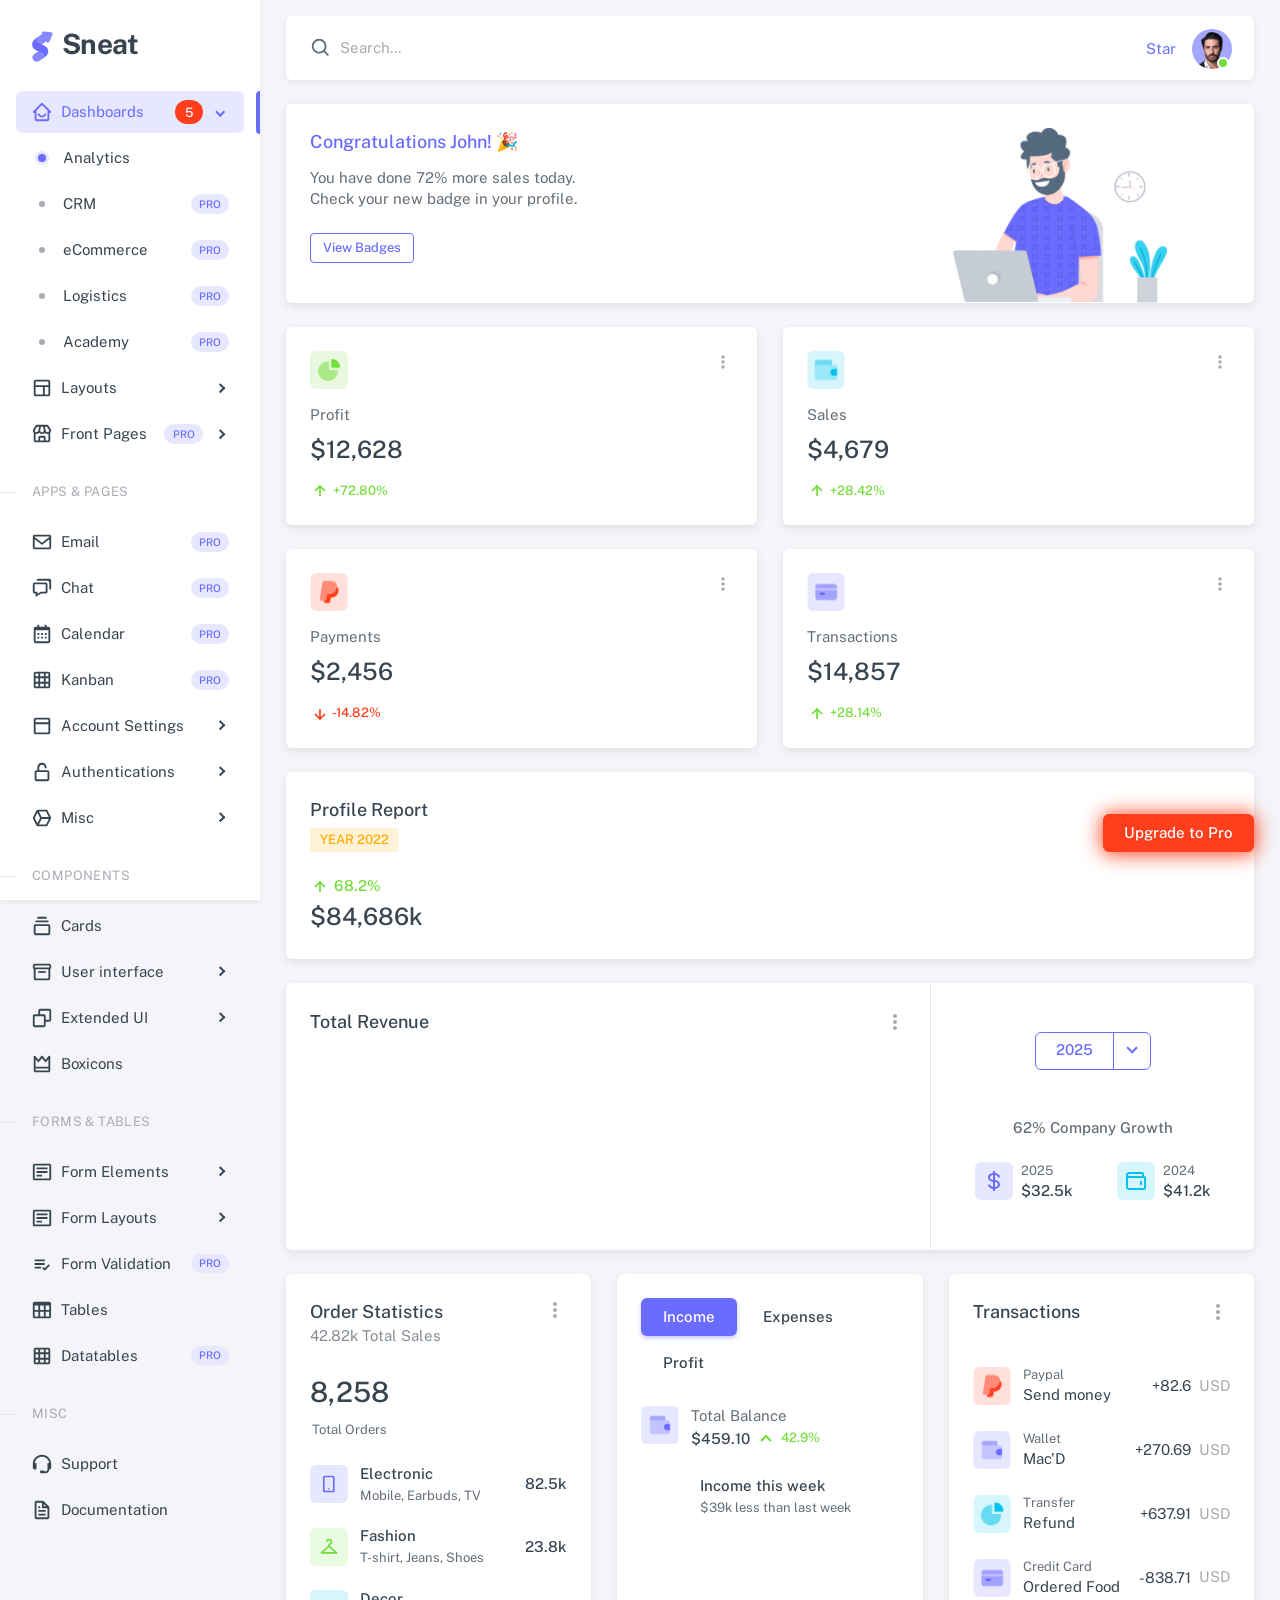
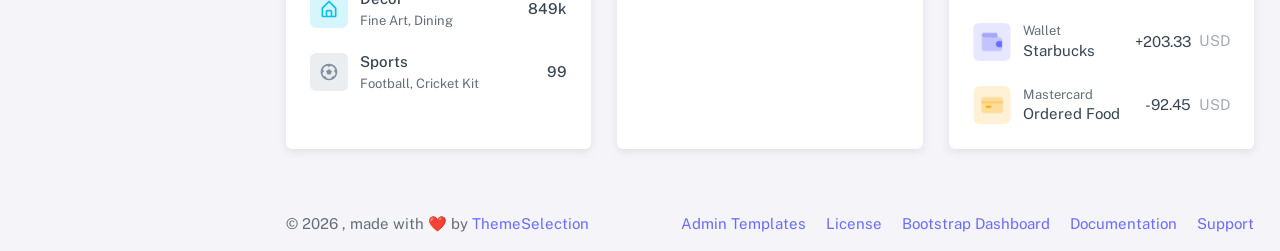
<file: public/templates/index.html>
<!doctype html>

<html
  lang="en"
  class="layout-menu-fixed layout-compact"
  data-assets-path="../assets/"
  data-template="vertical-menu-template-free">
  <head>
    <meta charset="utf-8" />
    <meta
      name="viewport"
      content="width=device-width, initial-scale=1.0, user-scalable=no, minimum-scale=1.0, maximum-scale=1.0" />

    <title>Demo: Dashboard - Analytics | Sneat - Bootstrap Dashboard FREE</title>

    <meta name="description" content="" />

    <!-- Favicon -->
    <link rel="icon" type="image/x-icon" href="../assets/img/favicon/favicon.ico" />

    <!-- Fonts -->
    <link rel="preconnect" href="https://fonts.googleapis.com" />
    <link rel="preconnect" href="https://fonts.gstatic.com" crossorigin />
    <link
      href="https://fonts.googleapis.com/css2?family=Public+Sans:ital,wght@0,300;0,400;0,500;0,600;0,700;1,300;1,400;1,500;1,600;1,700&display=swap"
      rel="stylesheet" />

    <link rel="stylesheet" href="../assets/vendor/fonts/iconify-icons.css" />

    <!-- Core CSS -->
    <!-- build:css assets/vendor/css/theme.css  -->

    <link rel="stylesheet" href="../assets/vendor/css/core.css" />
    <link rel="stylesheet" href="../assets/css/demo.css" />

    <!-- Vendors CSS -->

    <link rel="stylesheet" href="../assets/vendor/libs/perfect-scrollbar/perfect-scrollbar.css" />

    <!-- endbuild -->

    <link rel="stylesheet" href="../assets/vendor/libs/apex-charts/apex-charts.css" />

    <!-- Page CSS -->

    <!-- Helpers -->
    <script src="../assets/vendor/js/helpers.js"></script>
    <!--! Template customizer & Theme config files MUST be included after core stylesheets and helpers.js in the <head> section -->

    <!--? Config:  Mandatory theme config file contain global vars & default theme options, Set your preferred theme option in this file.  -->

    <script src="../assets/js/config.js"></script>
  </head>

  <body>
    <!-- Layout wrapper -->
    <div class="layout-wrapper layout-content-navbar">
      <div class="layout-container">
        <!-- Menu -->

        <aside id="layout-menu" class="layout-menu menu-vertical menu bg-menu-theme">
          <div class="app-brand demo">
            <a href="index.html" class="app-brand-link">
              <span class="app-brand-logo demo">
                <span class="text-primary">
                  <svg
                    width="25"
                    viewBox="0 0 25 42"
                    version="1.1"
                    xmlns="http://www.w3.org/2000/svg"
                    xmlns:xlink="http://www.w3.org/1999/xlink">
                    <defs>
                      <path
                        d="M13.7918663,0.358365126 L3.39788168,7.44174259 C0.566865006,9.69408886 -0.379795268,12.4788597 0.557900856,15.7960551 C0.68998853,16.2305145 1.09562888,17.7872135 3.12357076,19.2293357 C3.8146334,19.7207684 5.32369333,20.3834223 7.65075054,21.2172976 L7.59773219,21.2525164 L2.63468769,24.5493413 C0.445452254,26.3002124 0.0884951797,28.5083815 1.56381646,31.1738486 C2.83770406,32.8170431 5.20850219,33.2640127 7.09180128,32.5391577 C8.347334,32.0559211 11.4559176,30.0011079 16.4175519,26.3747182 C18.0338572,24.4997857 18.6973423,22.4544883 18.4080071,20.2388261 C17.963753,17.5346866 16.1776345,15.5799961 13.0496516,14.3747546 L10.9194936,13.4715819 L18.6192054,7.984237 L13.7918663,0.358365126 Z"
                        id="path-1"></path>
                      <path
                        d="M5.47320593,6.00457225 C4.05321814,8.216144 4.36334763,10.0722806 6.40359441,11.5729822 C8.61520715,12.571656 10.0999176,13.2171421 10.8577257,13.5094407 L15.5088241,14.433041 L18.6192054,7.984237 C15.5364148,3.11535317 13.9273018,0.573395879 13.7918663,0.358365126 C13.5790555,0.511491653 10.8061687,2.3935607 5.47320593,6.00457225 Z"
                        id="path-3"></path>
                      <path
                        d="M7.50063644,21.2294429 L12.3234468,23.3159332 C14.1688022,24.7579751 14.397098,26.4880487 13.008334,28.506154 C11.6195701,30.5242593 10.3099883,31.790241 9.07958868,32.3040991 C5.78142938,33.4346997 4.13234973,34 4.13234973,34 C4.13234973,34 2.75489982,33.0538207 2.37032616e-14,31.1614621 C-0.55822714,27.8186216 -0.55822714,26.0572515 -4.05231404e-15,25.8773518 C0.83734071,25.6075023 2.77988457,22.8248993 3.3049379,22.52991 C3.65497346,22.3332504 5.05353963,21.8997614 7.50063644,21.2294429 Z"
                        id="path-4"></path>
                      <path
                        d="M20.6,7.13333333 L25.6,13.8 C26.2627417,14.6836556 26.0836556,15.9372583 25.2,16.6 C24.8538077,16.8596443 24.4327404,17 24,17 L14,17 C12.8954305,17 12,16.1045695 12,15 C12,14.5672596 12.1403557,14.1461923 12.4,13.8 L17.4,7.13333333 C18.0627417,6.24967773 19.3163444,6.07059163 20.2,6.73333333 C20.3516113,6.84704183 20.4862915,6.981722 20.6,7.13333333 Z"
                        id="path-5"></path>
                    </defs>
                    <g id="g-app-brand" stroke="none" stroke-width="1" fill="none" fill-rule="evenodd">
                      <g id="Brand-Logo" transform="translate(-27.000000, -15.000000)">
                        <g id="Icon" transform="translate(27.000000, 15.000000)">
                          <g id="Mask" transform="translate(0.000000, 8.000000)">
                            <mask id="mask-2" fill="white">
                              <use xlink:href="#path-1"></use>
                            </mask>
                            <use fill="currentColor" xlink:href="#path-1"></use>
                            <g id="Path-3" mask="url(#mask-2)">
                              <use fill="currentColor" xlink:href="#path-3"></use>
                              <use fill-opacity="0.2" fill="#FFFFFF" xlink:href="#path-3"></use>
                            </g>
                            <g id="Path-4" mask="url(#mask-2)">
                              <use fill="currentColor" xlink:href="#path-4"></use>
                              <use fill-opacity="0.2" fill="#FFFFFF" xlink:href="#path-4"></use>
                            </g>
                          </g>
                          <g
                            id="Triangle"
                            transform="translate(19.000000, 11.000000) rotate(-300.000000) translate(-19.000000, -11.000000) ">
                            <use fill="currentColor" xlink:href="#path-5"></use>
                            <use fill-opacity="0.2" fill="#FFFFFF" xlink:href="#path-5"></use>
                          </g>
                        </g>
                      </g>
                    </g>
                  </svg>
                </span>
              </span>
              <span class="app-brand-text demo menu-text fw-bold ms-2">Sneat</span>
            </a>

            <a href="javascript:void(0);" class="layout-menu-toggle menu-link text-large ms-auto">
              <i class="bx bx-chevron-left d-block d-xl-none align-middle"></i>
            </a>
          </div>

          <div class="menu-divider mt-0"></div>

          <div class="menu-inner-shadow"></div>

          <ul class="menu-inner py-1">
            <!-- Dashboards -->
            <li class="menu-item active open">
              <a href="javascript:void(0);" class="menu-link menu-toggle">
                <i class="menu-icon tf-icons bx bx-home-smile"></i>
                <div class="text-truncate" data-i18n="Dashboards">Dashboards</div>
                <span class="badge rounded-pill bg-danger ms-auto">5</span>
              </a>
              <ul class="menu-sub">
                <li class="menu-item active">
                  <a href="index.html" class="menu-link">
                    <div class="text-truncate" data-i18n="Analytics">Analytics</div>
                  </a>
                </li>
                <li class="menu-item">
                  <a
                    href="https://demos.themeselection.com/sneat-bootstrap-html-admin-template/html/vertical-menu-template/dashboards-crm.html"
                    target="_blank"
                    class="menu-link">
                    <div class="text-truncate" data-i18n="CRM">CRM</div>
                    <div class="badge rounded-pill bg-label-primary text-uppercase fs-tiny ms-auto">Pro</div>
                  </a>
                </li>
                <li class="menu-item">
                  <a
                    href="https://demos.themeselection.com/sneat-bootstrap-html-admin-template/html/vertical-menu-template/app-ecommerce-dashboard.html"
                    target="_blank"
                    class="menu-link">
                    <div class="text-truncate" data-i18n="eCommerce">eCommerce</div>
                    <div class="badge rounded-pill bg-label-primary text-uppercase fs-tiny ms-auto">Pro</div>
                  </a>
                </li>
                <li class="menu-item">
                  <a
                    href="https://demos.themeselection.com/sneat-bootstrap-html-admin-template/html/vertical-menu-template/app-logistics-dashboard.html"
                    target="_blank"
                    class="menu-link">
                    <div class="text-truncate" data-i18n="Logistics">Logistics</div>
                    <div class="badge rounded-pill bg-label-primary text-uppercase fs-tiny ms-auto">Pro</div>
                  </a>
                </li>
                <li class="menu-item">
                  <a
                    href="https://demos.themeselection.com/sneat-bootstrap-html-admin-template/html/vertical-menu-template/app-academy-dashboard.html"
                    target="_blank"
                    class="menu-link">
                    <div class="text-truncate" data-i18n="Academy">Academy</div>
                    <div class="badge rounded-pill bg-label-primary text-uppercase fs-tiny ms-auto">Pro</div>
                  </a>
                </li>
              </ul>
            </li>

            <!-- Layouts -->
            <li class="menu-item">
              <a href="javascript:void(0);" class="menu-link menu-toggle">
                <i class="menu-icon tf-icons bx bx-layout"></i>
                <div class="text-truncate" data-i18n="Layouts">Layouts</div>
              </a>

              <ul class="menu-sub">
                <li class="menu-item">
                  <a href="layouts-without-menu.html" class="menu-link">
                    <div class="text-truncate" data-i18n="Without menu">Without menu</div>
                  </a>
                </li>
                <li class="menu-item">
                  <a href="layouts-without-navbar.html" class="menu-link">
                    <div class="text-truncate" data-i18n="Without navbar">Without navbar</div>
                  </a>
                </li>
                <li class="menu-item">
                  <a href="layouts-fluid.html" class="menu-link">
                    <div class="text-truncate" data-i18n="Fluid">Fluid</div>
                  </a>
                </li>
                <li class="menu-item">
                  <a href="layouts-container.html" class="menu-link">
                    <div class="text-truncate" data-i18n="Container">Container</div>
                  </a>
                </li>
                <li class="menu-item">
                  <a href="layouts-blank.html" class="menu-link">
                    <div class="text-truncate" data-i18n="Blank">Blank</div>
                  </a>
                </li>
              </ul>
            </li>

            <!-- Front Pages -->
            <li class="menu-item">
              <a href="javascript:void(0);" class="menu-link menu-toggle">
                <i class="menu-icon tf-icons bx bx-store"></i>
                <div class="text-truncate" data-i18n="Front Pages">Front Pages</div>
                <div class="badge rounded-pill bg-label-primary text-uppercase fs-tiny ms-auto">Pro</div>
              </a>
              <ul class="menu-sub">
                <li class="menu-item">
                  <a
                    href="https://demos.themeselection.com/sneat-bootstrap-html-admin-template/html/front-pages/landing-page.html"
                    class="menu-link"
                    target="_blank">
                    <div class="text-truncate" data-i18n="Landing">Landing</div>
                  </a>
                </li>
                <li class="menu-item">
                  <a
                    href="https://demos.themeselection.com/sneat-bootstrap-html-admin-template/html/front-pages/pricing-page.html"
                    class="menu-link"
                    target="_blank">
                    <div class="text-truncate" data-i18n="Pricing">Pricing</div>
                  </a>
                </li>
                <li class="menu-item">
                  <a
                    href="https://demos.themeselection.com/sneat-bootstrap-html-admin-template/html/front-pages/payment-page.html"
                    class="menu-link"
                    target="_blank">
                    <div class="text-truncate" data-i18n="Payment">Payment</div>
                  </a>
                </li>
                <li class="menu-item">
                  <a
                    href="https://demos.themeselection.com/sneat-bootstrap-html-admin-template/html/front-pages/checkout-page.html"
                    class="menu-link"
                    target="_blank">
                    <div class="text-truncate" data-i18n="Checkout">Checkout</div>
                  </a>
                </li>
                <li class="menu-item">
                  <a
                    href="https://demos.themeselection.com/sneat-bootstrap-html-admin-template/html/front-pages/help-center-landing.html"
                    class="menu-link"
                    target="_blank">
                    <div class="text-truncate" data-i18n="Help Center">Help Center</div>
                  </a>
                </li>
              </ul>
            </li>

            <!-- Apps & Pages -->
            <li class="menu-header small text-uppercase">
              <span class="menu-header-text">Apps &amp; Pages</span>
            </li>
            <li class="menu-item">
              <a
                href="https://demos.themeselection.com/sneat-bootstrap-html-admin-template/html/vertical-menu-template/app-email.html"
                target="_blank"
                class="menu-link">
                <i class="menu-icon tf-icons bx bx-envelope"></i>
                <div class="text-truncate" data-i18n="Email">Email</div>
                <div class="badge rounded-pill bg-label-primary text-uppercase fs-tiny ms-auto">Pro</div>
              </a>
            </li>
            <li class="menu-item">
              <a
                href="https://demos.themeselection.com/sneat-bootstrap-html-admin-template/html/vertical-menu-template/app-chat.html"
                target="_blank"
                class="menu-link">
                <i class="menu-icon tf-icons bx bx-chat"></i>
                <div class="text-truncate" data-i18n="Chat">Chat</div>
                <div class="badge rounded-pill bg-label-primary text-uppercase fs-tiny ms-auto">Pro</div>
              </a>
            </li>
            <li class="menu-item">
              <a
                href="https://demos.themeselection.com/sneat-bootstrap-html-admin-template/html/vertical-menu-template/app-calendar.html"
                target="_blank"
                class="menu-link">
                <i class="menu-icon tf-icons bx bx-calendar"></i>
                <div class="text-truncate" data-i18n="Calendar">Calendar</div>
                <div class="badge rounded-pill bg-label-primary text-uppercase fs-tiny ms-auto">Pro</div>
              </a>
            </li>
            <li class="menu-item">
              <a
                href="https://demos.themeselection.com/sneat-bootstrap-html-admin-template/html/vertical-menu-template/app-kanban.html"
                target="_blank"
                class="menu-link">
                <i class="menu-icon tf-icons bx bx-grid"></i>
                <div class="text-truncate" data-i18n="Kanban">Kanban</div>
                <div class="badge rounded-pill bg-label-primary text-uppercase fs-tiny ms-auto">Pro</div>
              </a>
            </li>
            <!-- Pages -->
            <li class="menu-item">
              <a href="javascript:void(0);" class="menu-link menu-toggle">
                <i class="menu-icon tf-icons bx bx-dock-top"></i>
                <div class="text-truncate" data-i18n="Account Settings">Account Settings</div>
              </a>
              <ul class="menu-sub">
                <li class="menu-item">
                  <a href="pages-account-settings-account.html" class="menu-link">
                    <div class="text-truncate" data-i18n="Account">Account</div>
                  </a>
                </li>
                <li class="menu-item">
                  <a href="pages-account-settings-notifications.html" class="menu-link">
                    <div class="text-truncate" data-i18n="Notifications">Notifications</div>
                  </a>
                </li>
                <li class="menu-item">
                  <a href="pages-account-settings-connections.html" class="menu-link">
                    <div class="text-truncate" data-i18n="Connections">Connections</div>
                  </a>
                </li>
              </ul>
            </li>
            <li class="menu-item">
              <a href="javascript:void(0);" class="menu-link menu-toggle">
                <i class="menu-icon tf-icons bx bx-lock-open-alt"></i>
                <div class="text-truncate" data-i18n="Authentications">Authentications</div>
              </a>
              <ul class="menu-sub">
                <li class="menu-item">
                  <a href="auth-login-basic.html" class="menu-link" target="_blank">
                    <div class="text-truncate" data-i18n="Basic">Login</div>
                  </a>
                </li>
                <li class="menu-item">
                  <a href="auth-register-basic.html" class="menu-link" target="_blank">
                    <div class="text-truncate" data-i18n="Basic">Register</div>
                  </a>
                </li>
                <li class="menu-item">
                  <a href="auth-forgot-password-basic.html" class="menu-link" target="_blank">
                    <div class="text-truncate" data-i18n="Basic">Forgot Password</div>
                  </a>
                </li>
              </ul>
            </li>
            <li class="menu-item">
              <a href="javascript:void(0);" class="menu-link menu-toggle">
                <i class="menu-icon tf-icons bx bx-cube-alt"></i>
                <div class="text-truncate" data-i18n="Misc">Misc</div>
              </a>
              <ul class="menu-sub">
                <li class="menu-item">
                  <a href="pages-misc-error.html" class="menu-link">
                    <div class="text-truncate" data-i18n="Error">Error</div>
                  </a>
                </li>
                <li class="menu-item">
                  <a href="pages-misc-under-maintenance.html" class="menu-link">
                    <div class="text-truncate" data-i18n="Under Maintenance">Under Maintenance</div>
                  </a>
                </li>
              </ul>
            </li>
            <!-- Components -->
            <li class="menu-header small text-uppercase"><span class="menu-header-text">Components</span></li>
            <!-- Cards -->
            <li class="menu-item">
              <a href="cards-basic.html" class="menu-link">
                <i class="menu-icon tf-icons bx bx-collection"></i>
                <div class="text-truncate" data-i18n="Basic">Cards</div>
              </a>
            </li>
            <!-- User interface -->
            <li class="menu-item">
              <a href="javascript:void(0)" class="menu-link menu-toggle">
                <i class="menu-icon tf-icons bx bx-box"></i>
                <div class="text-truncate" data-i18n="User interface">User interface</div>
              </a>
              <ul class="menu-sub">
                <li class="menu-item">
                  <a href="ui-accordion.html" class="menu-link">
                    <div class="text-truncate" data-i18n="Accordion">Accordion</div>
                  </a>
                </li>
                <li class="menu-item">
                  <a href="ui-alerts.html" class="menu-link">
                    <div class="text-truncate" data-i18n="Alerts">Alerts</div>
                  </a>
                </li>
                <li class="menu-item">
                  <a href="ui-badges.html" class="menu-link">
                    <div class="text-truncate" data-i18n="Badges">Badges</div>
                  </a>
                </li>
                <li class="menu-item">
                  <a href="ui-buttons.html" class="menu-link">
                    <div class="text-truncate" data-i18n="Buttons">Buttons</div>
                  </a>
                </li>
                <li class="menu-item">
                  <a href="ui-carousel.html" class="menu-link">
                    <div class="text-truncate" data-i18n="Carousel">Carousel</div>
                  </a>
                </li>
                <li class="menu-item">
                  <a href="ui-collapse.html" class="menu-link">
                    <div class="text-truncate" data-i18n="Collapse">Collapse</div>
                  </a>
                </li>
                <li class="menu-item">
                  <a href="ui-dropdowns.html" class="menu-link">
                    <div class="text-truncate" data-i18n="Dropdowns">Dropdowns</div>
                  </a>
                </li>
                <li class="menu-item">
                  <a href="ui-footer.html" class="menu-link">
                    <div class="text-truncate" data-i18n="Footer">Footer</div>
                  </a>
                </li>
                <li class="menu-item">
                  <a href="ui-list-groups.html" class="menu-link">
                    <div class="text-truncate" data-i18n="List Groups">List groups</div>
                  </a>
                </li>
                <li class="menu-item">
                  <a href="ui-modals.html" class="menu-link">
                    <div class="text-truncate" data-i18n="Modals">Modals</div>
                  </a>
                </li>
                <li class="menu-item">
                  <a href="ui-navbar.html" class="menu-link">
                    <div class="text-truncate" data-i18n="Navbar">Navbar</div>
                  </a>
                </li>
                <li class="menu-item">
                  <a href="ui-offcanvas.html" class="menu-link">
                    <div class="text-truncate" data-i18n="Offcanvas">Offcanvas</div>
                  </a>
                </li>
                <li class="menu-item">
                  <a href="ui-pagination-breadcrumbs.html" class="menu-link">
                    <div class="text-truncate" data-i18n="Pagination & Breadcrumbs">Pagination &amp; Breadcrumbs</div>
                  </a>
                </li>
                <li class="menu-item">
                  <a href="ui-progress.html" class="menu-link">
                    <div class="text-truncate" data-i18n="Progress">Progress</div>
                  </a>
                </li>
                <li class="menu-item">
                  <a href="ui-spinners.html" class="menu-link">
                    <div class="text-truncate" data-i18n="Spinners">Spinners</div>
                  </a>
                </li>
                <li class="menu-item">
                  <a href="ui-tabs-pills.html" class="menu-link">
                    <div class="text-truncate" data-i18n="Tabs & Pills">Tabs &amp; Pills</div>
                  </a>
                </li>
                <li class="menu-item">
                  <a href="ui-toasts.html" class="menu-link">
                    <div class="text-truncate" data-i18n="Toasts">Toasts</div>
                  </a>
                </li>
                <li class="menu-item">
                  <a href="ui-tooltips-popovers.html" class="menu-link">
                    <div class="text-truncate" data-i18n="Tooltips & Popovers">Tooltips &amp; Popovers</div>
                  </a>
                </li>
                <li class="menu-item">
                  <a href="ui-typography.html" class="menu-link">
                    <div class="text-truncate" data-i18n="Typography">Typography</div>
                  </a>
                </li>
              </ul>
            </li>

            <!-- Extended components -->
            <li class="menu-item">
              <a href="javascript:void(0)" class="menu-link menu-toggle">
                <i class="menu-icon tf-icons bx bx-copy"></i>
                <div class="text-truncate" data-i18n="Extended UI">Extended UI</div>
              </a>
              <ul class="menu-sub">
                <li class="menu-item">
                  <a href="extended-ui-perfect-scrollbar.html" class="menu-link">
                    <div class="text-truncate" data-i18n="Perfect Scrollbar">Perfect Scrollbar</div>
                  </a>
                </li>
                <li class="menu-item">
                  <a href="extended-ui-text-divider.html" class="menu-link">
                    <div class="text-truncate" data-i18n="Text Divider">Text Divider</div>
                  </a>
                </li>
              </ul>
            </li>

            <li class="menu-item">
              <a href="icons-boxicons.html" class="menu-link">
                <i class="menu-icon tf-icons bx bx-crown"></i>
                <div class="text-truncate" data-i18n="Boxicons">Boxicons</div>
              </a>
            </li>

            <!-- Forms & Tables -->
            <li class="menu-header small text-uppercase"><span class="menu-header-text">Forms &amp; Tables</span></li>
            <!-- Forms -->
            <li class="menu-item">
              <a href="javascript:void(0);" class="menu-link menu-toggle">
                <i class="menu-icon tf-icons bx bx-detail"></i>
                <div class="text-truncate" data-i18n="Form Elements">Form Elements</div>
              </a>
              <ul class="menu-sub">
                <li class="menu-item">
                  <a href="forms-basic-inputs.html" class="menu-link">
                    <div class="text-truncate" data-i18n="Basic Inputs">Basic Inputs</div>
                  </a>
                </li>
                <li class="menu-item">
                  <a href="forms-input-groups.html" class="menu-link">
                    <div class="text-truncate" data-i18n="Input groups">Input groups</div>
                  </a>
                </li>
              </ul>
            </li>
            <li class="menu-item">
              <a href="javascript:void(0);" class="menu-link menu-toggle">
                <i class="menu-icon tf-icons bx bx-detail"></i>
                <div class="text-truncate" data-i18n="Form Layouts">Form Layouts</div>
              </a>
              <ul class="menu-sub">
                <li class="menu-item">
                  <a href="form-layouts-vertical.html" class="menu-link">
                    <div class="text-truncate" data-i18n="Vertical Form">Vertical Form</div>
                  </a>
                </li>
                <li class="menu-item">
                  <a href="form-layouts-horizontal.html" class="menu-link">
                    <div class="text-truncate" data-i18n="Horizontal Form">Horizontal Form</div>
                  </a>
                </li>
              </ul>
            </li>
            <!-- Form Validation -->
            <li class="menu-item">
              <a
                href="https://demos.themeselection.com/sneat-bootstrap-html-admin-template/html/vertical-menu-template/form-validation.html"
                target="_blank"
                class="menu-link">
                <i class="menu-icon tf-icons bx bx-list-check"></i>
                <div class="text-truncate" data-i18n="Form Validation">Form Validation</div>
                <div class="badge rounded-pill bg-label-primary text-uppercase fs-tiny ms-auto">Pro</div>
              </a>
            </li>
            <!-- Tables -->
            <li class="menu-item">
              <a href="tables-basic.html" class="menu-link">
                <i class="menu-icon tf-icons bx bx-table"></i>
                <div class="text-truncate" data-i18n="Tables">Tables</div>
              </a>
            </li>
            <!-- Data Tables -->
            <li class="menu-item">
              <a
                href="https://demos.themeselection.com/sneat-bootstrap-html-admin-template/html/vertical-menu-template/tables-datatables-basic.html"
                target="_blank"
                class="menu-link">
                <i class="menu-icon tf-icons bx bx-grid"></i>
                <div class="text-truncate" data-i18n="Datatables">Datatables</div>
                <div class="badge rounded-pill bg-label-primary text-uppercase fs-tiny ms-auto">Pro</div>
              </a>
            </li>
            <!-- Misc -->
            <li class="menu-header small text-uppercase"><span class="menu-header-text">Misc</span></li>
            <li class="menu-item">
              <a
                href="https://github.com/themeselection/sneat-bootstrap-html-admin-template-free/issues"
                target="_blank"
                class="menu-link">
                <i class="menu-icon tf-icons bx bx-support"></i>
                <div class="text-truncate" data-i18n="Support">Support</div>
              </a>
            </li>
            <li class="menu-item">
              <a
                href="https://demos.themeselection.com/sneat-bootstrap-html-admin-template/documentation/"
                target="_blank"
                class="menu-link">
                <i class="menu-icon tf-icons bx bx-file"></i>
                <div class="text-truncate" data-i18n="Documentation">Documentation</div>
              </a>
            </li>
          </ul>
        </aside>
        <!-- / Menu -->

        <!-- Layout container -->
        <div class="layout-page">
          <!-- Navbar -->

          <nav
            class="layout-navbar container-xxl navbar-detached navbar navbar-expand-xl align-items-center bg-navbar-theme"
            id="layout-navbar">
            <div class="layout-menu-toggle navbar-nav align-items-xl-center me-4 me-xl-0 d-xl-none">
              <a class="nav-item nav-link px-0 me-xl-6" href="javascript:void(0)">
                <i class="icon-base bx bx-menu icon-md"></i>
              </a>
            </div>

            <div class="navbar-nav-right d-flex align-items-center justify-content-end" id="navbar-collapse">
              <!-- Search -->
              <div class="navbar-nav align-items-center me-auto">
                <div class="nav-item d-flex align-items-center">
                  <span class="w-px-22 h-px-22"><i class="icon-base bx bx-search icon-md"></i></span>
                  <input
                    type="text"
                    class="form-control border-0 shadow-none ps-1 ps-sm-2 d-md-block d-none"
                    placeholder="Search..."
                    aria-label="Search..." />
                </div>
              </div>
              <!-- /Search -->

              <ul class="navbar-nav flex-row align-items-center ms-md-auto">
                <!-- Place this tag where you want the button to render. -->
                <li class="nav-item lh-1 me-4">
                  <a
                    class="github-button"
                    href="https://github.com/themeselection/sneat-bootstrap-html-admin-template-free"
                    data-icon="octicon-star"
                    data-size="large"
                    data-show-count="true"
                    aria-label="Star themeselection/sneat-html-admin-template-free on GitHub"
                    >Star</a
                  >
                </li>

                <!-- User -->
                <li class="nav-item navbar-dropdown dropdown-user dropdown">
                  <a
                    class="nav-link dropdown-toggle hide-arrow p-0"
                    href="javascript:void(0);"
                    data-bs-toggle="dropdown">
                    <div class="avatar avatar-online">
                      <img src="../assets/img/avatars/1.png" alt class="w-px-40 h-auto rounded-circle" />
                    </div>
                  </a>
                  <ul class="dropdown-menu dropdown-menu-end">
                    <li>
                      <a class="dropdown-item" href="#">
                        <div class="d-flex">
                          <div class="flex-shrink-0 me-3">
                            <div class="avatar avatar-online">
                              <img src="../assets/img/avatars/1.png" alt class="w-px-40 h-auto rounded-circle" />
                            </div>
                          </div>
                          <div class="flex-grow-1">
                            <h6 class="mb-0">John Doe</h6>
                            <small class="text-body-secondary">Admin</small>
                          </div>
                        </div>
                      </a>
                    </li>
                    <li>
                      <div class="dropdown-divider my-1"></div>
                    </li>
                    <li>
                      <a class="dropdown-item" href="#">
                        <i class="icon-base bx bx-user icon-md me-3"></i><span>My Profile</span>
                      </a>
                    </li>
                    <li>
                      <a class="dropdown-item" href="#">
                        <i class="icon-base bx bx-cog icon-md me-3"></i><span>Settings</span>
                      </a>
                    </li>
                    <li>
                      <a class="dropdown-item" href="#">
                        <span class="d-flex align-items-center align-middle">
                          <i class="flex-shrink-0 icon-base bx bx-credit-card icon-md me-3"></i
                          ><span class="flex-grow-1 align-middle">Billing Plan</span>
                          <span class="flex-shrink-0 badge rounded-pill bg-danger">4</span>
                        </span>
                      </a>
                    </li>
                    <li>
                      <div class="dropdown-divider my-1"></div>
                    </li>
                    <li>
                      <a class="dropdown-item" href="javascript:void(0);">
                        <i class="icon-base bx bx-power-off icon-md me-3"></i><span>Log Out</span>
                      </a>
                    </li>
                  </ul>
                </li>
                <!--/ User -->
              </ul>
            </div>
          </nav>

          <!-- / Navbar -->

          <!-- Content wrapper -->
          <div class="content-wrapper">
            <!-- Content -->
            <div class="container-xxl flex-grow-1 container-p-y">
              <div class="row">
                <div class="col-xxl-8 mb-6 order-0">
                  <div class="card">
                    <div class="d-flex align-items-start row">
                      <div class="col-sm-7">
                        <div class="card-body">
                          <h5 class="card-title text-primary mb-3">Congratulations John! 🎉</h5>
                          <p class="mb-6">
                            You have done 72% more sales today.<br />Check your new badge in your profile.
                          </p>

                          <a href="javascript:;" class="btn btn-sm btn-outline-primary">View Badges</a>
                        </div>
                      </div>
                      <div class="col-sm-5 text-center text-sm-left">
                        <div class="card-body pb-0 px-0 px-md-6">
                          <img
                            src="../assets/img/illustrations/man-with-laptop.png"
                            height="175"
                            alt="View Badge User" />
                        </div>
                      </div>
                    </div>
                  </div>
                </div>
                <div class="col-xxl-4 col-lg-12 col-md-4 order-1">
                  <div class="row">
                    <div class="col-lg-6 col-md-12 col-6 mb-6">
                      <div class="card h-100">
                        <div class="card-body">
                          <div class="card-title d-flex align-items-start justify-content-between mb-4">
                            <div class="avatar flex-shrink-0">
                              <img
                                src="../assets/img/icons/unicons/chart-success.png"
                                alt="chart success"
                                class="rounded" />
                            </div>
                            <div class="dropdown">
                              <button
                                class="btn p-0"
                                type="button"
                                id="cardOpt3"
                                data-bs-toggle="dropdown"
                                aria-haspopup="true"
                                aria-expanded="false">
                                <i class="icon-base bx bx-dots-vertical-rounded text-body-secondary"></i>
                              </button>
                              <div class="dropdown-menu dropdown-menu-end" aria-labelledby="cardOpt3">
                                <a class="dropdown-item" href="javascript:void(0);">View More</a>
                                <a class="dropdown-item" href="javascript:void(0);">Delete</a>
                              </div>
                            </div>
                          </div>
                          <p class="mb-1">Profit</p>
                          <h4 class="card-title mb-3">$12,628</h4>
                          <small class="text-success fw-medium"
                            ><i class="icon-base bx bx-up-arrow-alt"></i> +72.80%</small
                          >
                        </div>
                      </div>
                    </div>
                    <div class="col-lg-6 col-md-12 col-6 mb-6">
                      <div class="card h-100">
                        <div class="card-body">
                          <div class="card-title d-flex align-items-start justify-content-between mb-4">
                            <div class="avatar flex-shrink-0">
                              <img
                                src="../assets/img/icons/unicons/wallet-info.png"
                                alt="wallet info"
                                class="rounded" />
                            </div>
                            <div class="dropdown">
                              <button
                                class="btn p-0"
                                type="button"
                                id="cardOpt6"
                                data-bs-toggle="dropdown"
                                aria-haspopup="true"
                                aria-expanded="false">
                                <i class="icon-base bx bx-dots-vertical-rounded text-body-secondary"></i>
                              </button>
                              <div class="dropdown-menu dropdown-menu-end" aria-labelledby="cardOpt6">
                                <a class="dropdown-item" href="javascript:void(0);">View More</a>
                                <a class="dropdown-item" href="javascript:void(0);">Delete</a>
                              </div>
                            </div>
                          </div>
                          <p class="mb-1">Sales</p>
                          <h4 class="card-title mb-3">$4,679</h4>
                          <small class="text-success fw-medium"
                            ><i class="icon-base bx bx-up-arrow-alt"></i> +28.42%</small
                          >
                        </div>
                      </div>
                    </div>
                  </div>
                </div>
                <!-- Total Revenue -->
                <div class="col-12 col-xxl-8 order-2 order-md-3 order-xxl-2 mb-6 total-revenue">
                  <div class="card">
                    <div class="row row-bordered g-0">
                      <div class="col-lg-8">
                        <div class="card-header d-flex align-items-center justify-content-between">
                          <div class="card-title mb-0">
                            <h5 class="m-0 me-2">Total Revenue</h5>
                          </div>
                          <div class="dropdown">
                            <button
                              class="btn p-0"
                              type="button"
                              id="totalRevenue"
                              data-bs-toggle="dropdown"
                              aria-haspopup="true"
                              aria-expanded="false">
                              <i class="icon-base bx bx-dots-vertical-rounded icon-lg text-body-secondary"></i>
                            </button>
                            <div class="dropdown-menu dropdown-menu-end" aria-labelledby="totalRevenue">
                              <a class="dropdown-item" href="javascript:void(0);">Select All</a>
                              <a class="dropdown-item" href="javascript:void(0);">Refresh</a>
                              <a class="dropdown-item" href="javascript:void(0);">Share</a>
                            </div>
                          </div>
                        </div>
                        <div id="totalRevenueChart" class="px-3"></div>
                      </div>
                      <div class="col-lg-4">
                        <div class="card-body px-xl-9 py-12 d-flex align-items-center flex-column">
                          <div class="text-center mb-6">
                            <div class="btn-group">
                              <button type="button" class="btn btn-outline-primary">
                                <script>
                                  document.write(new Date().getFullYear() - 1);
                                </script>
                              </button>
                              <button
                                type="button"
                                class="btn btn-outline-primary dropdown-toggle dropdown-toggle-split"
                                data-bs-toggle="dropdown"
                                aria-expanded="false">
                                <span class="visually-hidden">Toggle Dropdown</span>
                              </button>
                              <ul class="dropdown-menu">
                                <li><a class="dropdown-item" href="javascript:void(0);">2021</a></li>
                                <li><a class="dropdown-item" href="javascript:void(0);">2020</a></li>
                                <li><a class="dropdown-item" href="javascript:void(0);">2019</a></li>
                              </ul>
                            </div>
                          </div>

                          <div id="growthChart"></div>
                          <div class="text-center fw-medium my-6">62% Company Growth</div>

                          <div class="d-flex gap-11 justify-content-between">
                            <div class="d-flex">
                              <div class="avatar me-2">
                                <span class="avatar-initial rounded-2 bg-label-primary"
                                  ><i class="icon-base bx bx-dollar icon-lg text-primary"></i
                                ></span>
                              </div>
                              <div class="d-flex flex-column">
                                <small>
                                  <script>
                                    document.write(new Date().getFullYear() - 1);
                                  </script>
                                </small>
                                <h6 class="mb-0">$32.5k</h6>
                              </div>
                            </div>
                            <div class="d-flex">
                              <div class="avatar me-2">
                                <span class="avatar-initial rounded-2 bg-label-info"
                                  ><i class="icon-base bx bx-wallet icon-lg text-info"></i
                                ></span>
                              </div>
                              <div class="d-flex flex-column">
                                <small>
                                  <script>
                                    document.write(new Date().getFullYear() - 2);
                                  </script>
                                </small>
                                <h6 class="mb-0">$41.2k</h6>
                              </div>
                            </div>
                          </div>
                        </div>
                      </div>
                    </div>
                  </div>
                </div>
                <!--/ Total Revenue -->
                <div class="col-12 col-md-8 col-lg-12 col-xxl-4 order-3 order-md-2 profile-report">
                  <div class="row">
                    <div class="col-6 mb-6 payments">
                      <div class="card h-100">
                        <div class="card-body">
                          <div class="card-title d-flex align-items-start justify-content-between mb-4">
                            <div class="avatar flex-shrink-0">
                              <img src="../assets/img/icons/unicons/paypal.png" alt="paypal" class="rounded" />
                            </div>
                            <div class="dropdown">
                              <button
                                class="btn p-0"
                                type="button"
                                id="cardOpt4"
                                data-bs-toggle="dropdown"
                                aria-haspopup="true"
                                aria-expanded="false">
                                <i class="icon-base bx bx-dots-vertical-rounded text-body-secondary"></i>
                              </button>
                              <div class="dropdown-menu dropdown-menu-end" aria-labelledby="cardOpt4">
                                <a class="dropdown-item" href="javascript:void(0);">View More</a>
                                <a class="dropdown-item" href="javascript:void(0);">Delete</a>
                              </div>
                            </div>
                          </div>
                          <p class="mb-1">Payments</p>
                          <h4 class="card-title mb-3">$2,456</h4>
                          <small class="text-danger fw-medium"
                            ><i class="icon-base bx bx-down-arrow-alt"></i> -14.82%</small
                          >
                        </div>
                      </div>
                    </div>
                    <div class="col-6 mb-6 transactions">
                      <div class="card h-100">
                        <div class="card-body">
                          <div class="card-title d-flex align-items-start justify-content-between mb-4">
                            <div class="avatar flex-shrink-0">
                              <img src="../assets/img/icons/unicons/cc-primary.png" alt="Credit Card" class="rounded" />
                            </div>
                            <div class="dropdown">
                              <button
                                class="btn p-0"
                                type="button"
                                id="cardOpt1"
                                data-bs-toggle="dropdown"
                                aria-haspopup="true"
                                aria-expanded="false">
                                <i class="icon-base bx bx-dots-vertical-rounded text-body-secondary"></i>
                              </button>
                              <div class="dropdown-menu" aria-labelledby="cardOpt1">
                                <a class="dropdown-item" href="javascript:void(0);">View More</a>
                                <a class="dropdown-item" href="javascript:void(0);">Delete</a>
                              </div>
                            </div>
                          </div>
                          <p class="mb-1">Transactions</p>
                          <h4 class="card-title mb-3">$14,857</h4>
                          <small class="text-success fw-medium"
                            ><i class="icon-base bx bx-up-arrow-alt"></i> +28.14%</small
                          >
                        </div>
                      </div>
                    </div>
                    <div class="col-12 mb-6 profile-report">
                      <div class="card h-100">
                        <div class="card-body">
                          <div
                            class="d-flex justify-content-between align-items-center flex-sm-row flex-column gap-10 flex-wrap">
                            <div class="d-flex flex-sm-column flex-row align-items-start justify-content-between">
                              <div class="card-title mb-6">
                                <h5 class="text-nowrap mb-1">Profile Report</h5>
                                <span class="badge bg-label-warning">YEAR 2022</span>
                              </div>
                              <div class="mt-sm-auto">
                                <span class="text-success text-nowrap fw-medium"
                                  ><i class="icon-base bx bx-up-arrow-alt"></i> 68.2%</span
                                >
                                <h4 class="mb-0">$84,686k</h4>
                              </div>
                            </div>
                            <div id="profileReportChart"></div>
                          </div>
                        </div>
                      </div>
                    </div>
                  </div>
                </div>
              </div>
              <div class="row">
                <!-- Order Statistics -->
                <div class="col-md-6 col-lg-4 col-xl-4 order-0 mb-6">
                  <div class="card h-100">
                    <div class="card-header d-flex justify-content-between">
                      <div class="card-title mb-0">
                        <h5 class="mb-1 me-2">Order Statistics</h5>
                        <p class="card-subtitle">42.82k Total Sales</p>
                      </div>
                      <div class="dropdown">
                        <button
                          class="btn text-body-secondary p-0"
                          type="button"
                          id="orederStatistics"
                          data-bs-toggle="dropdown"
                          aria-haspopup="true"
                          aria-expanded="false">
                          <i class="icon-base bx bx-dots-vertical-rounded icon-lg"></i>
                        </button>
                        <div class="dropdown-menu dropdown-menu-end" aria-labelledby="orederStatistics">
                          <a class="dropdown-item" href="javascript:void(0);">Select All</a>
                          <a class="dropdown-item" href="javascript:void(0);">Refresh</a>
                          <a class="dropdown-item" href="javascript:void(0);">Share</a>
                        </div>
                      </div>
                    </div>
                    <div class="card-body">
                      <div class="d-flex justify-content-between align-items-center mb-6">
                        <div class="d-flex flex-column align-items-center gap-1">
                          <h3 class="mb-1">8,258</h3>
                          <small>Total Orders</small>
                        </div>
                        <div id="orderStatisticsChart"></div>
                      </div>
                      <ul class="p-0 m-0">
                        <li class="d-flex align-items-center mb-5">
                          <div class="avatar flex-shrink-0 me-3">
                            <span class="avatar-initial rounded bg-label-primary"
                              ><i class="icon-base bx bx-mobile-alt"></i
                            ></span>
                          </div>
                          <div class="d-flex w-100 flex-wrap align-items-center justify-content-between gap-2">
                            <div class="me-2">
                              <h6 class="mb-0">Electronic</h6>
                              <small>Mobile, Earbuds, TV</small>
                            </div>
                            <div class="user-progress">
                              <h6 class="mb-0">82.5k</h6>
                            </div>
                          </div>
                        </li>
                        <li class="d-flex align-items-center mb-5">
                          <div class="avatar flex-shrink-0 me-3">
                            <span class="avatar-initial rounded bg-label-success"
                              ><i class="icon-base bx bx-closet"></i
                            ></span>
                          </div>
                          <div class="d-flex w-100 flex-wrap align-items-center justify-content-between gap-2">
                            <div class="me-2">
                              <h6 class="mb-0">Fashion</h6>
                              <small>T-shirt, Jeans, Shoes</small>
                            </div>
                            <div class="user-progress">
                              <h6 class="mb-0">23.8k</h6>
                            </div>
                          </div>
                        </li>
                        <li class="d-flex align-items-center mb-5">
                          <div class="avatar flex-shrink-0 me-3">
                            <span class="avatar-initial rounded bg-label-info"
                              ><i class="icon-base bx bx-home-alt"></i
                            ></span>
                          </div>
                          <div class="d-flex w-100 flex-wrap align-items-center justify-content-between gap-2">
                            <div class="me-2">
                              <h6 class="mb-0">Decor</h6>
                              <small>Fine Art, Dining</small>
                            </div>
                            <div class="user-progress">
                              <h6 class="mb-0">849k</h6>
                            </div>
                          </div>
                        </li>
                        <li class="d-flex align-items-center">
                          <div class="avatar flex-shrink-0 me-3">
                            <span class="avatar-initial rounded bg-label-secondary"
                              ><i class="icon-base bx bx-football"></i
                            ></span>
                          </div>
                          <div class="d-flex w-100 flex-wrap align-items-center justify-content-between gap-2">
                            <div class="me-2">
                              <h6 class="mb-0">Sports</h6>
                              <small>Football, Cricket Kit</small>
                            </div>
                            <div class="user-progress">
                              <h6 class="mb-0">99</h6>
                            </div>
                          </div>
                        </li>
                      </ul>
                    </div>
                  </div>
                </div>
                <!--/ Order Statistics -->

                <!-- Expense Overview -->
                <div class="col-md-6 col-lg-4 order-1 mb-6">
                  <div class="card h-100">
                    <div class="card-header nav-align-top">
                      <ul class="nav nav-pills flex-wrap row-gap-2" role="tablist">
                        <li class="nav-item">
                          <button
                            type="button"
                            class="nav-link active"
                            role="tab"
                            data-bs-toggle="tab"
                            data-bs-target="#navs-tabs-line-card-income"
                            aria-controls="navs-tabs-line-card-income"
                            aria-selected="true">
                            Income
                          </button>
                        </li>
                        <li class="nav-item">
                          <button type="button" class="nav-link" role="tab">Expenses</button>
                        </li>
                        <li class="nav-item">
                          <button type="button" class="nav-link" role="tab">Profit</button>
                        </li>
                      </ul>
                    </div>
                    <div class="card-body">
                      <div class="tab-content p-0">
                        <div class="tab-pane fade show active" id="navs-tabs-line-card-income" role="tabpanel">
                          <div class="d-flex mb-6">
                            <div class="avatar flex-shrink-0 me-3">
                              <img src="../assets/img/icons/unicons/wallet.png" alt="User" />
                            </div>
                            <div>
                              <p class="mb-0">Total Balance</p>
                              <div class="d-flex align-items-center">
                                <h6 class="mb-0 me-1">$459.10</h6>
                                <small class="text-success fw-medium">
                                  <i class="icon-base bx bx-chevron-up icon-lg"></i>
                                  42.9%
                                </small>
                              </div>
                            </div>
                          </div>
                          <div id="incomeChart"></div>
                          <div class="d-flex align-items-center justify-content-center mt-6 gap-3">
                            <div class="flex-shrink-0">
                              <div id="expensesOfWeek"></div>
                            </div>
                            <div>
                              <h6 class="mb-0">Income this week</h6>
                              <small>$39k less than last week</small>
                            </div>
                          </div>
                        </div>
                      </div>
                    </div>
                  </div>
                </div>
                <!--/ Expense Overview -->

                <!-- Transactions -->
                <div class="col-md-6 col-lg-4 order-2 mb-6">
                  <div class="card h-100">
                    <div class="card-header d-flex align-items-center justify-content-between">
                      <h5 class="card-title m-0 me-2">Transactions</h5>
                      <div class="dropdown">
                        <button
                          class="btn text-body-secondary p-0"
                          type="button"
                          id="transactionID"
                          data-bs-toggle="dropdown"
                          aria-haspopup="true"
                          aria-expanded="false">
                          <i class="icon-base bx bx-dots-vertical-rounded icon-lg"></i>
                        </button>
                        <div class="dropdown-menu dropdown-menu-end" aria-labelledby="transactionID">
                          <a class="dropdown-item" href="javascript:void(0);">Last 28 Days</a>
                          <a class="dropdown-item" href="javascript:void(0);">Last Month</a>
                          <a class="dropdown-item" href="javascript:void(0);">Last Year</a>
                        </div>
                      </div>
                    </div>
                    <div class="card-body pt-4">
                      <ul class="p-0 m-0">
                        <li class="d-flex align-items-center mb-6">
                          <div class="avatar flex-shrink-0 me-3">
                            <img src="../assets/img/icons/unicons/paypal.png" alt="User" class="rounded" />
                          </div>
                          <div class="d-flex w-100 flex-wrap align-items-center justify-content-between gap-2">
                            <div class="me-2">
                              <small class="d-block">Paypal</small>
                              <h6 class="fw-normal mb-0">Send money</h6>
                            </div>
                            <div class="user-progress d-flex align-items-center gap-2">
                              <h6 class="fw-normal mb-0">+82.6</h6>
                              <span class="text-body-secondary">USD</span>
                            </div>
                          </div>
                        </li>
                        <li class="d-flex align-items-center mb-6">
                          <div class="avatar flex-shrink-0 me-3">
                            <img src="../assets/img/icons/unicons/wallet.png" alt="User" class="rounded" />
                          </div>
                          <div class="d-flex w-100 flex-wrap align-items-center justify-content-between gap-2">
                            <div class="me-2">
                              <small class="d-block">Wallet</small>
                              <h6 class="fw-normal mb-0">Mac'D</h6>
                            </div>
                            <div class="user-progress d-flex align-items-center gap-2">
                              <h6 class="fw-normal mb-0">+270.69</h6>
                              <span class="text-body-secondary">USD</span>
                            </div>
                          </div>
                        </li>
                        <li class="d-flex align-items-center mb-6">
                          <div class="avatar flex-shrink-0 me-3">
                            <img src="../assets/img/icons/unicons/chart.png" alt="User" class="rounded" />
                          </div>
                          <div class="d-flex w-100 flex-wrap align-items-center justify-content-between gap-2">
                            <div class="me-2">
                              <small class="d-block">Transfer</small>
                              <h6 class="fw-normal mb-0">Refund</h6>
                            </div>
                            <div class="user-progress d-flex align-items-center gap-2">
                              <h6 class="fw-normal mb-0">+637.91</h6>
                              <span class="text-body-secondary">USD</span>
                            </div>
                          </div>
                        </li>
                        <li class="d-flex align-items-center mb-6">
                          <div class="avatar flex-shrink-0 me-3">
                            <img src="../assets/img/icons/unicons/cc-primary.png" alt="User" class="rounded" />
                          </div>
                          <div class="d-flex w-100 flex-wrap align-items-center justify-content-between gap-2">
                            <div class="me-2">
                              <small class="d-block">Credit Card</small>
                              <h6 class="fw-normal mb-0">Ordered Food</h6>
                            </div>
                            <div class="user-progress d-flex align-items-center gap-2">
                              <h6 class="fw-normal mb-0">-838.71</h6>
                              <span class="text-body-secondary">USD</span>
                            </div>
                          </div>
                        </li>
                        <li class="d-flex align-items-center mb-6">
                          <div class="avatar flex-shrink-0 me-3">
                            <img src="../assets/img/icons/unicons/wallet.png" alt="User" class="rounded" />
                          </div>
                          <div class="d-flex w-100 flex-wrap align-items-center justify-content-between gap-2">
                            <div class="me-2">
                              <small class="d-block">Wallet</small>
                              <h6 class="fw-normal mb-0">Starbucks</h6>
                            </div>
                            <div class="user-progress d-flex align-items-center gap-2">
                              <h6 class="fw-normal mb-0">+203.33</h6>
                              <span class="text-body-secondary">USD</span>
                            </div>
                          </div>
                        </li>
                        <li class="d-flex align-items-center">
                          <div class="avatar flex-shrink-0 me-3">
                            <img src="../assets/img/icons/unicons/cc-warning.png" alt="User" class="rounded" />
                          </div>
                          <div class="d-flex w-100 flex-wrap align-items-center justify-content-between gap-2">
                            <div class="me-2">
                              <small class="d-block">Mastercard</small>
                              <h6 class="fw-normal mb-0">Ordered Food</h6>
                            </div>
                            <div class="user-progress d-flex align-items-center gap-2">
                              <h6 class="fw-normal mb-0">-92.45</h6>
                              <span class="text-body-secondary">USD</span>
                            </div>
                          </div>
                        </li>
                      </ul>
                    </div>
                  </div>
                </div>
                <!--/ Transactions -->
              </div>
            </div>
            <!-- / Content -->

            <!-- Footer -->
            <footer class="content-footer footer bg-footer-theme">
              <div class="container-xxl">
                <div
                  class="footer-container d-flex align-items-center justify-content-between py-4 flex-md-row flex-column">
                  <div class="mb-2 mb-md-0">
                    &#169;
                    <script>
                      document.write(new Date().getFullYear());
                    </script>
                    , made with ❤️ by
                    <a href="https://themeselection.com" target="_blank" class="footer-link">ThemeSelection</a>
                  </div>
                  <div class="d-none d-lg-inline-block">
                    <a
                      href="https://themeselection.com/item/category/admin-templates/"
                      target="_blank"
                      class="footer-link me-4"
                      >Admin Templates</a
                    >

                    <a href="https://themeselection.com/license/" class="footer-link me-4" target="_blank">License</a>
                    <a
                      href="https://themeselection.com/item/category/bootstrap-admin-templates/"
                      target="_blank"
                      class="footer-link me-4"
                      >Bootstrap Dashboard</a
                    >

                    <a
                      href="https://demos.themeselection.com/sneat-bootstrap-html-admin-template/documentation/"
                      target="_blank"
                      class="footer-link me-4"
                      >Documentation</a
                    >

                    <a
                      href="https://github.com/themeselection/sneat-bootstrap-html-admin-template-free/issues"
                      target="_blank"
                      class="footer-link"
                      >Support</a
                    >
                  </div>
                </div>
              </div>
            </footer>
            <!-- / Footer -->

            <div class="content-backdrop fade"></div>
          </div>
          <!-- Content wrapper -->
        </div>
        <!-- / Layout page -->
      </div>

      <!-- Overlay -->
      <div class="layout-overlay layout-menu-toggle"></div>
    </div>
    <!-- / Layout wrapper -->

    <div class="buy-now">
      <a
        href="https://themeselection.com/item/sneat-dashboard-pro-bootstrap/"
        target="_blank"
        class="btn btn-danger btn-buy-now"
        >Upgrade to Pro</a
      >
    </div>

    <!-- Core JS -->

    <script src="../assets/vendor/libs/jquery/jquery.js"></script>

    <script src="../assets/vendor/libs/popper/popper.js"></script>
    <script src="../assets/vendor/js/bootstrap.js"></script>

    <script src="../assets/vendor/libs/perfect-scrollbar/perfect-scrollbar.js"></script>

    <script src="../assets/vendor/js/menu.js"></script>

    <!-- endbuild -->

    <!-- Vendors JS -->
    <script src="../assets/vendor/libs/apex-charts/apexcharts.js"></script>

    <!-- Main JS -->

    <script src="../assets/js/main.js"></script>

    <!-- Page JS -->
    <script src="../assets/js/dashboards-analytics.js"></script>

    <!-- Place this tag before closing body tag for github widget button. -->
    <script async defer src="https://buttons.github.io/buttons.js"></script>
  </body>
</html>
</file>
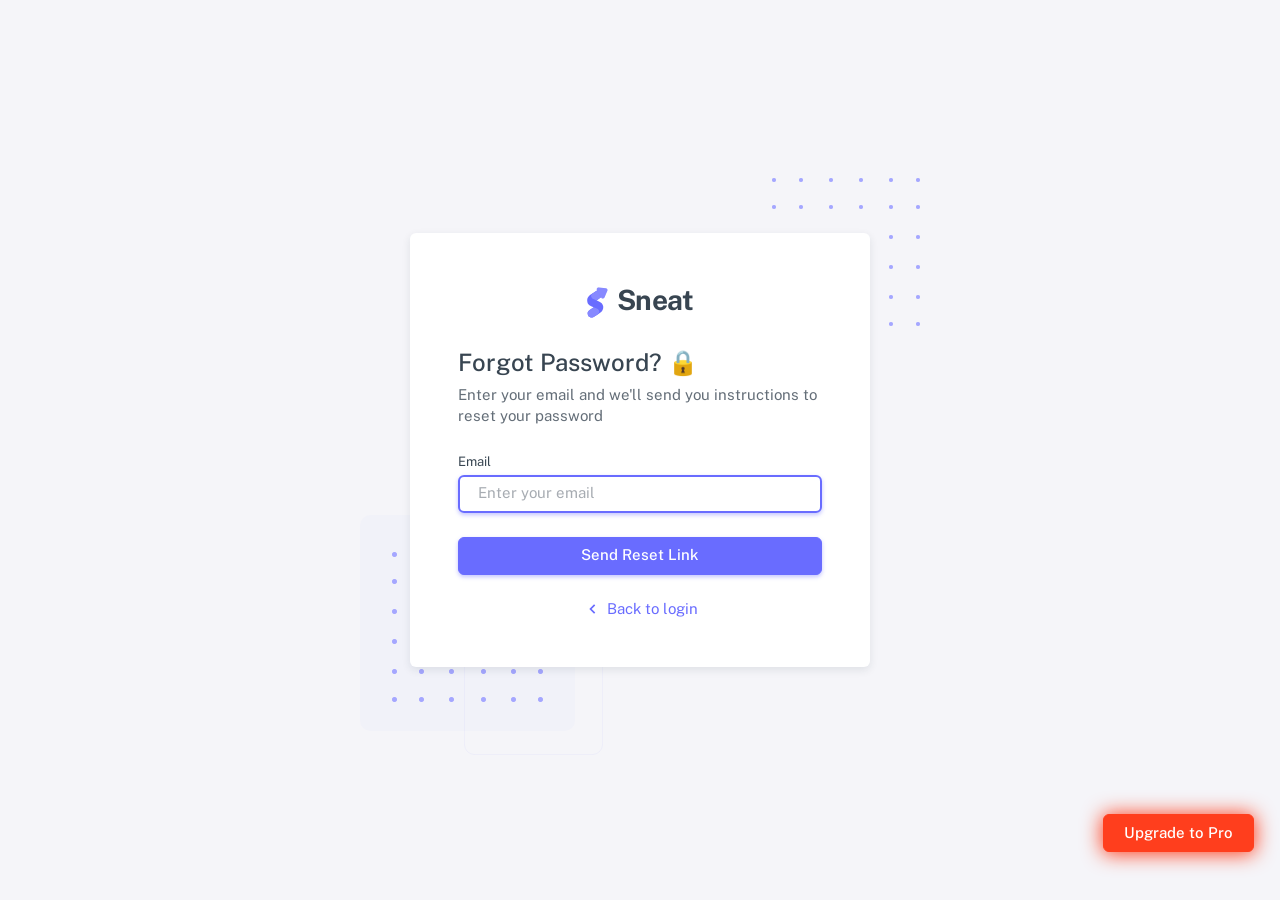
<file: public/templates/auth-forgot-password-basic.html>
<!doctype html>

<html
  lang="en"
  class="layout-wide customizer-hide"
  data-assets-path="../assets/"
  data-template="vertical-menu-template-free">
  <head>
    <meta charset="utf-8" />
    <meta
      name="viewport"
      content="width=device-width, initial-scale=1.0, user-scalable=no, minimum-scale=1.0, maximum-scale=1.0" />

    <title>Demo: Forgot Password Basic - Pages | Sneat - Bootstrap Dashboard FREE</title>

    <meta name="description" content="" />

    <!-- Favicon -->
    <link rel="icon" type="image/x-icon" href="../assets/img/favicon/favicon.ico" />

    <!-- Fonts -->
    <link rel="preconnect" href="https://fonts.googleapis.com" />
    <link rel="preconnect" href="https://fonts.gstatic.com" crossorigin />
    <link
      href="https://fonts.googleapis.com/css2?family=Public+Sans:ital,wght@0,300;0,400;0,500;0,600;0,700;1,300;1,400;1,500;1,600;1,700&display=swap"
      rel="stylesheet" />

    <link rel="stylesheet" href="../assets/vendor/fonts/iconify-icons.css" />

    <!-- Core CSS -->
    <!-- build:css assets/vendor/css/theme.css  -->

    <link rel="stylesheet" href="../assets/vendor/css/core.css" />
    <link rel="stylesheet" href="../assets/css/demo.css" />

    <!-- Vendors CSS -->

    <link rel="stylesheet" href="../assets/vendor/libs/perfect-scrollbar/perfect-scrollbar.css" />

    <!-- endbuild -->

    <!-- Page CSS -->
    <!-- Page -->
    <link rel="stylesheet" href="../assets/vendor/css/pages/page-auth.css" />

    <!-- Helpers -->
    <script src="../assets/vendor/js/helpers.js"></script>
    <!--! Template customizer & Theme config files MUST be included after core stylesheets and helpers.js in the <head> section -->

    <!--? Config:  Mandatory theme config file contain global vars & default theme options, Set your preferred theme option in this file.  -->

    <script src="../assets/js/config.js"></script>
  </head>

  <body>
    <!-- Content -->

    <div class="container-xxl">
      <div class="authentication-wrapper authentication-basic container-p-y">
        <div class="authentication-inner">
          <!-- Forgot Password -->
          <div class="card px-sm-6 px-0">
            <div class="card-body">
              <!-- Logo -->
              <div class="app-brand justify-content-center mb-6">
                <a href="index.html" class="app-brand-link gap-2">
                  <span class="app-brand-logo demo">
                    <span class="text-primary">
                      <svg
                        width="25"
                        viewBox="0 0 25 42"
                        version="1.1"
                        xmlns="http://www.w3.org/2000/svg"
                        xmlns:xlink="http://www.w3.org/1999/xlink">
                        <defs>
                          <path
                            d="M13.7918663,0.358365126 L3.39788168,7.44174259 C0.566865006,9.69408886 -0.379795268,12.4788597 0.557900856,15.7960551 C0.68998853,16.2305145 1.09562888,17.7872135 3.12357076,19.2293357 C3.8146334,19.7207684 5.32369333,20.3834223 7.65075054,21.2172976 L7.59773219,21.2525164 L2.63468769,24.5493413 C0.445452254,26.3002124 0.0884951797,28.5083815 1.56381646,31.1738486 C2.83770406,32.8170431 5.20850219,33.2640127 7.09180128,32.5391577 C8.347334,32.0559211 11.4559176,30.0011079 16.4175519,26.3747182 C18.0338572,24.4997857 18.6973423,22.4544883 18.4080071,20.2388261 C17.963753,17.5346866 16.1776345,15.5799961 13.0496516,14.3747546 L10.9194936,13.4715819 L18.6192054,7.984237 L13.7918663,0.358365126 Z"
                            id="path-1"></path>
                          <path
                            d="M5.47320593,6.00457225 C4.05321814,8.216144 4.36334763,10.0722806 6.40359441,11.5729822 C8.61520715,12.571656 10.0999176,13.2171421 10.8577257,13.5094407 L15.5088241,14.433041 L18.6192054,7.984237 C15.5364148,3.11535317 13.9273018,0.573395879 13.7918663,0.358365126 C13.5790555,0.511491653 10.8061687,2.3935607 5.47320593,6.00457225 Z"
                            id="path-3"></path>
                          <path
                            d="M7.50063644,21.2294429 L12.3234468,23.3159332 C14.1688022,24.7579751 14.397098,26.4880487 13.008334,28.506154 C11.6195701,30.5242593 10.3099883,31.790241 9.07958868,32.3040991 C5.78142938,33.4346997 4.13234973,34 4.13234973,34 C4.13234973,34 2.75489982,33.0538207 2.37032616e-14,31.1614621 C-0.55822714,27.8186216 -0.55822714,26.0572515 -4.05231404e-15,25.8773518 C0.83734071,25.6075023 2.77988457,22.8248993 3.3049379,22.52991 C3.65497346,22.3332504 5.05353963,21.8997614 7.50063644,21.2294429 Z"
                            id="path-4"></path>
                          <path
                            d="M20.6,7.13333333 L25.6,13.8 C26.2627417,14.6836556 26.0836556,15.9372583 25.2,16.6 C24.8538077,16.8596443 24.4327404,17 24,17 L14,17 C12.8954305,17 12,16.1045695 12,15 C12,14.5672596 12.1403557,14.1461923 12.4,13.8 L17.4,7.13333333 C18.0627417,6.24967773 19.3163444,6.07059163 20.2,6.73333333 C20.3516113,6.84704183 20.4862915,6.981722 20.6,7.13333333 Z"
                            id="path-5"></path>
                        </defs>
                        <g id="g-app-brand" stroke="none" stroke-width="1" fill="none" fill-rule="evenodd">
                          <g id="Brand-Logo" transform="translate(-27.000000, -15.000000)">
                            <g id="Icon" transform="translate(27.000000, 15.000000)">
                              <g id="Mask" transform="translate(0.000000, 8.000000)">
                                <mask id="mask-2" fill="white">
                                  <use xlink:href="#path-1"></use>
                                </mask>
                                <use fill="currentColor" xlink:href="#path-1"></use>
                                <g id="Path-3" mask="url(#mask-2)">
                                  <use fill="currentColor" xlink:href="#path-3"></use>
                                  <use fill-opacity="0.2" fill="#FFFFFF" xlink:href="#path-3"></use>
                                </g>
                                <g id="Path-4" mask="url(#mask-2)">
                                  <use fill="currentColor" xlink:href="#path-4"></use>
                                  <use fill-opacity="0.2" fill="#FFFFFF" xlink:href="#path-4"></use>
                                </g>
                              </g>
                              <g
                                id="Triangle"
                                transform="translate(19.000000, 11.000000) rotate(-300.000000) translate(-19.000000, -11.000000) ">
                                <use fill="currentColor" xlink:href="#path-5"></use>
                                <use fill-opacity="0.2" fill="#FFFFFF" xlink:href="#path-5"></use>
                              </g>
                            </g>
                          </g>
                        </g>
                      </svg>
                    </span>
                  </span>
                  <span class="app-brand-text demo text-heading fw-bold">Sneat</span>
                </a>
              </div>
              <!-- /Logo -->
              <h4 class="mb-1">Forgot Password? 🔒</h4>
              <p class="mb-6">Enter your email and we'll send you instructions to reset your password</p>
              <form id="formAuthentication" class="mb-6" action="index.html">
                <div class="mb-6">
                  <label for="email" class="form-label">Email</label>
                  <input
                    type="text"
                    class="form-control"
                    id="email"
                    name="email"
                    placeholder="Enter your email"
                    autofocus />
                </div>
                <button class="btn btn-primary d-grid w-100">Send Reset Link</button>
              </form>
              <div class="text-center">
                <a href="auth-login-basic.html" class="d-flex justify-content-center">
                  <i class="icon-base bx bx-chevron-left me-1"></i>
                  Back to login
                </a>
              </div>
            </div>
          </div>
          <!-- /Forgot Password -->
        </div>
      </div>
    </div>

    <!-- / Content -->

    <div class="buy-now">
      <a
        href="https://themeselection.com/item/sneat-dashboard-pro-bootstrap/"
        target="_blank"
        class="btn btn-danger btn-buy-now"
        >Upgrade to Pro</a
      >
    </div>

    <!-- Core JS -->

    <script src="../assets/vendor/libs/jquery/jquery.js"></script>

    <script src="../assets/vendor/libs/popper/popper.js"></script>
    <script src="../assets/vendor/js/bootstrap.js"></script>

    <script src="../assets/vendor/libs/perfect-scrollbar/perfect-scrollbar.js"></script>

    <script src="../assets/vendor/js/menu.js"></script>

    <!-- endbuild -->

    <!-- Vendors JS -->

    <!-- Main JS -->

    <script src="../assets/js/main.js"></script>

    <!-- Page JS -->

    <!-- Place this tag before closing body tag for github widget button. -->
    <script async defer src="https://buttons.github.io/buttons.js"></script>
  </body>
</html>
</file>
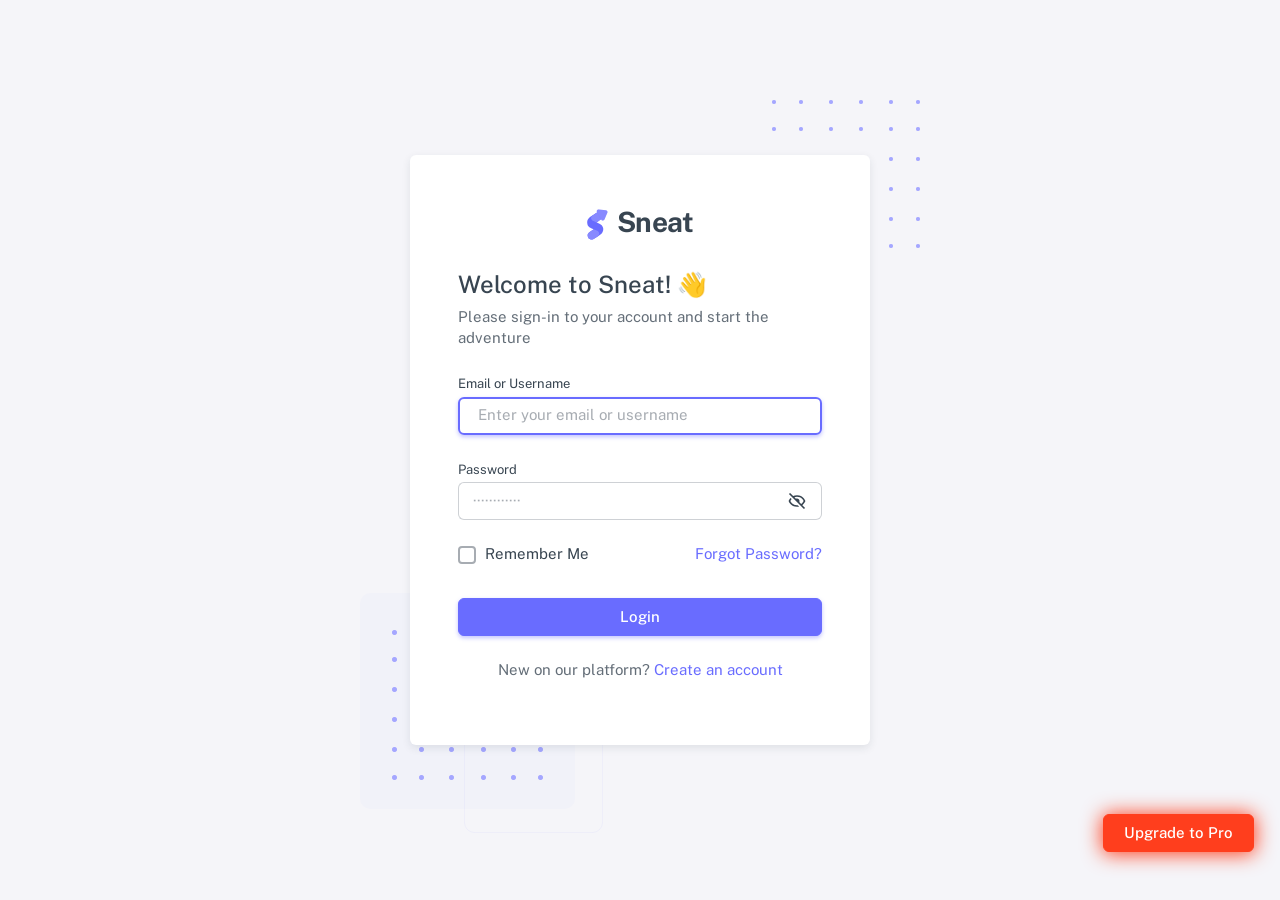
<file: public/templates/auth-login-basic.html>
<!doctype html>

<html
  lang="en"
  class="layout-wide customizer-hide"
  data-assets-path="../assets/"
  data-template="vertical-menu-template-free">
  <head>
    <meta charset="utf-8" />
    <meta
      name="viewport"
      content="width=device-width, initial-scale=1.0, user-scalable=no, minimum-scale=1.0, maximum-scale=1.0" />

    <title>Demo: Login Basic - Pages | Sneat - Bootstrap Dashboard FREE</title>

    <meta name="description" content="" />

    <!-- Favicon -->
    <link rel="icon" type="image/x-icon" href="../assets/img/favicon/favicon.ico" />

    <!-- Fonts -->
    <link rel="preconnect" href="https://fonts.googleapis.com" />
    <link rel="preconnect" href="https://fonts.gstatic.com" crossorigin />
    <link
      href="https://fonts.googleapis.com/css2?family=Public+Sans:ital,wght@0,300;0,400;0,500;0,600;0,700;1,300;1,400;1,500;1,600;1,700&display=swap"
      rel="stylesheet" />

    <link rel="stylesheet" href="../assets/vendor/fonts/iconify-icons.css" />

    <!-- Core CSS -->
    <!-- build:css assets/vendor/css/theme.css  -->

    <link rel="stylesheet" href="../assets/vendor/css/core.css" />
    <link rel="stylesheet" href="../assets/css/demo.css" />

    <!-- Vendors CSS -->

    <link rel="stylesheet" href="../assets/vendor/libs/perfect-scrollbar/perfect-scrollbar.css" />

    <!-- endbuild -->

    <!-- Page CSS -->
    <!-- Page -->
    <link rel="stylesheet" href="../assets/vendor/css/pages/page-auth.css" />

    <!-- Helpers -->
    <script src="../assets/vendor/js/helpers.js"></script>
    <!--! Template customizer & Theme config files MUST be included after core stylesheets and helpers.js in the <head> section -->

    <!--? Config:  Mandatory theme config file contain global vars & default theme options, Set your preferred theme option in this file.  -->

    <script src="../assets/js/config.js"></script>
  </head>

  <body>
    <!-- Content -->

    <div class="container-xxl">
      <div class="authentication-wrapper authentication-basic container-p-y">
        <div class="authentication-inner">
          <!-- Register -->
          <div class="card px-sm-6 px-0">
            <div class="card-body">
              <!-- Logo -->
              <div class="app-brand justify-content-center">
                <a href="index.html" class="app-brand-link gap-2">
                  <span class="app-brand-logo demo">
                    <span class="text-primary">
                      <svg
                        width="25"
                        viewBox="0 0 25 42"
                        version="1.1"
                        xmlns="http://www.w3.org/2000/svg"
                        xmlns:xlink="http://www.w3.org/1999/xlink">
                        <defs>
                          <path
                            d="M13.7918663,0.358365126 L3.39788168,7.44174259 C0.566865006,9.69408886 -0.379795268,12.4788597 0.557900856,15.7960551 C0.68998853,16.2305145 1.09562888,17.7872135 3.12357076,19.2293357 C3.8146334,19.7207684 5.32369333,20.3834223 7.65075054,21.2172976 L7.59773219,21.2525164 L2.63468769,24.5493413 C0.445452254,26.3002124 0.0884951797,28.5083815 1.56381646,31.1738486 C2.83770406,32.8170431 5.20850219,33.2640127 7.09180128,32.5391577 C8.347334,32.0559211 11.4559176,30.0011079 16.4175519,26.3747182 C18.0338572,24.4997857 18.6973423,22.4544883 18.4080071,20.2388261 C17.963753,17.5346866 16.1776345,15.5799961 13.0496516,14.3747546 L10.9194936,13.4715819 L18.6192054,7.984237 L13.7918663,0.358365126 Z"
                            id="path-1"></path>
                          <path
                            d="M5.47320593,6.00457225 C4.05321814,8.216144 4.36334763,10.0722806 6.40359441,11.5729822 C8.61520715,12.571656 10.0999176,13.2171421 10.8577257,13.5094407 L15.5088241,14.433041 L18.6192054,7.984237 C15.5364148,3.11535317 13.9273018,0.573395879 13.7918663,0.358365126 C13.5790555,0.511491653 10.8061687,2.3935607 5.47320593,6.00457225 Z"
                            id="path-3"></path>
                          <path
                            d="M7.50063644,21.2294429 L12.3234468,23.3159332 C14.1688022,24.7579751 14.397098,26.4880487 13.008334,28.506154 C11.6195701,30.5242593 10.3099883,31.790241 9.07958868,32.3040991 C5.78142938,33.4346997 4.13234973,34 4.13234973,34 C4.13234973,34 2.75489982,33.0538207 2.37032616e-14,31.1614621 C-0.55822714,27.8186216 -0.55822714,26.0572515 -4.05231404e-15,25.8773518 C0.83734071,25.6075023 2.77988457,22.8248993 3.3049379,22.52991 C3.65497346,22.3332504 5.05353963,21.8997614 7.50063644,21.2294429 Z"
                            id="path-4"></path>
                          <path
                            d="M20.6,7.13333333 L25.6,13.8 C26.2627417,14.6836556 26.0836556,15.9372583 25.2,16.6 C24.8538077,16.8596443 24.4327404,17 24,17 L14,17 C12.8954305,17 12,16.1045695 12,15 C12,14.5672596 12.1403557,14.1461923 12.4,13.8 L17.4,7.13333333 C18.0627417,6.24967773 19.3163444,6.07059163 20.2,6.73333333 C20.3516113,6.84704183 20.4862915,6.981722 20.6,7.13333333 Z"
                            id="path-5"></path>
                        </defs>
                        <g id="g-app-brand" stroke="none" stroke-width="1" fill="none" fill-rule="evenodd">
                          <g id="Brand-Logo" transform="translate(-27.000000, -15.000000)">
                            <g id="Icon" transform="translate(27.000000, 15.000000)">
                              <g id="Mask" transform="translate(0.000000, 8.000000)">
                                <mask id="mask-2" fill="white">
                                  <use xlink:href="#path-1"></use>
                                </mask>
                                <use fill="currentColor" xlink:href="#path-1"></use>
                                <g id="Path-3" mask="url(#mask-2)">
                                  <use fill="currentColor" xlink:href="#path-3"></use>
                                  <use fill-opacity="0.2" fill="#FFFFFF" xlink:href="#path-3"></use>
                                </g>
                                <g id="Path-4" mask="url(#mask-2)">
                                  <use fill="currentColor" xlink:href="#path-4"></use>
                                  <use fill-opacity="0.2" fill="#FFFFFF" xlink:href="#path-4"></use>
                                </g>
                              </g>
                              <g
                                id="Triangle"
                                transform="translate(19.000000, 11.000000) rotate(-300.000000) translate(-19.000000, -11.000000) ">
                                <use fill="currentColor" xlink:href="#path-5"></use>
                                <use fill-opacity="0.2" fill="#FFFFFF" xlink:href="#path-5"></use>
                              </g>
                            </g>
                          </g>
                        </g>
                      </svg>
                    </span>
                  </span>
                  <span class="app-brand-text demo text-heading fw-bold">Sneat</span>
                </a>
              </div>
              <!-- /Logo -->
              <h4 class="mb-1">Welcome to Sneat! 👋</h4>
              <p class="mb-6">Please sign-in to your account and start the adventure</p>

              <form id="formAuthentication" class="mb-6" action="index.html">
                <div class="mb-6">
                  <label for="email" class="form-label">Email or Username</label>
                  <input
                    type="text"
                    class="form-control"
                    id="email"
                    name="email-username"
                    placeholder="Enter your email or username"
                    autofocus />
                </div>
                <div class="mb-6 form-password-toggle">
                  <label class="form-label" for="password">Password</label>
                  <div class="input-group input-group-merge">
                    <input
                      type="password"
                      id="password"
                      class="form-control"
                      name="password"
                      placeholder="&#xb7;&#xb7;&#xb7;&#xb7;&#xb7;&#xb7;&#xb7;&#xb7;&#xb7;&#xb7;&#xb7;&#xb7;"
                      aria-describedby="password" />
                    <span class="input-group-text cursor-pointer"><i class="icon-base bx bx-hide"></i></span>
                  </div>
                </div>
                <div class="mb-8">
                  <div class="d-flex justify-content-between">
                    <div class="form-check mb-0">
                      <input class="form-check-input" type="checkbox" id="remember-me" />
                      <label class="form-check-label" for="remember-me"> Remember Me </label>
                    </div>
                    <a href="auth-forgot-password-basic.html">
                      <span>Forgot Password?</span>
                    </a>
                  </div>
                </div>
                <div class="mb-6">
                  <button class="btn btn-primary d-grid w-100" type="submit">Login</button>
                </div>
              </form>

              <p class="text-center">
                <span>New on our platform?</span>
                <a href="auth-register-basic.html">
                  <span>Create an account</span>
                </a>
              </p>
            </div>
          </div>
          <!-- /Register -->
        </div>
      </div>
    </div>

    <!-- / Content -->

    <div class="buy-now">
      <a
        href="https://themeselection.com/item/sneat-dashboard-pro-bootstrap/"
        target="_blank"
        class="btn btn-danger btn-buy-now"
        >Upgrade to Pro</a
      >
    </div>

    <!-- Core JS -->

    <script src="../assets/vendor/libs/jquery/jquery.js"></script>

    <script src="../assets/vendor/libs/popper/popper.js"></script>
    <script src="../assets/vendor/js/bootstrap.js"></script>

    <script src="../assets/vendor/libs/perfect-scrollbar/perfect-scrollbar.js"></script>

    <script src="../assets/vendor/js/menu.js"></script>

    <!-- endbuild -->

    <!-- Vendors JS -->

    <!-- Main JS -->

    <script src="../assets/js/main.js"></script>

    <!-- Page JS -->

    <!-- Place this tag before closing body tag for github widget button. -->
    <script async defer src="https://buttons.github.io/buttons.js"></script>
  </body>
</html>
</file>
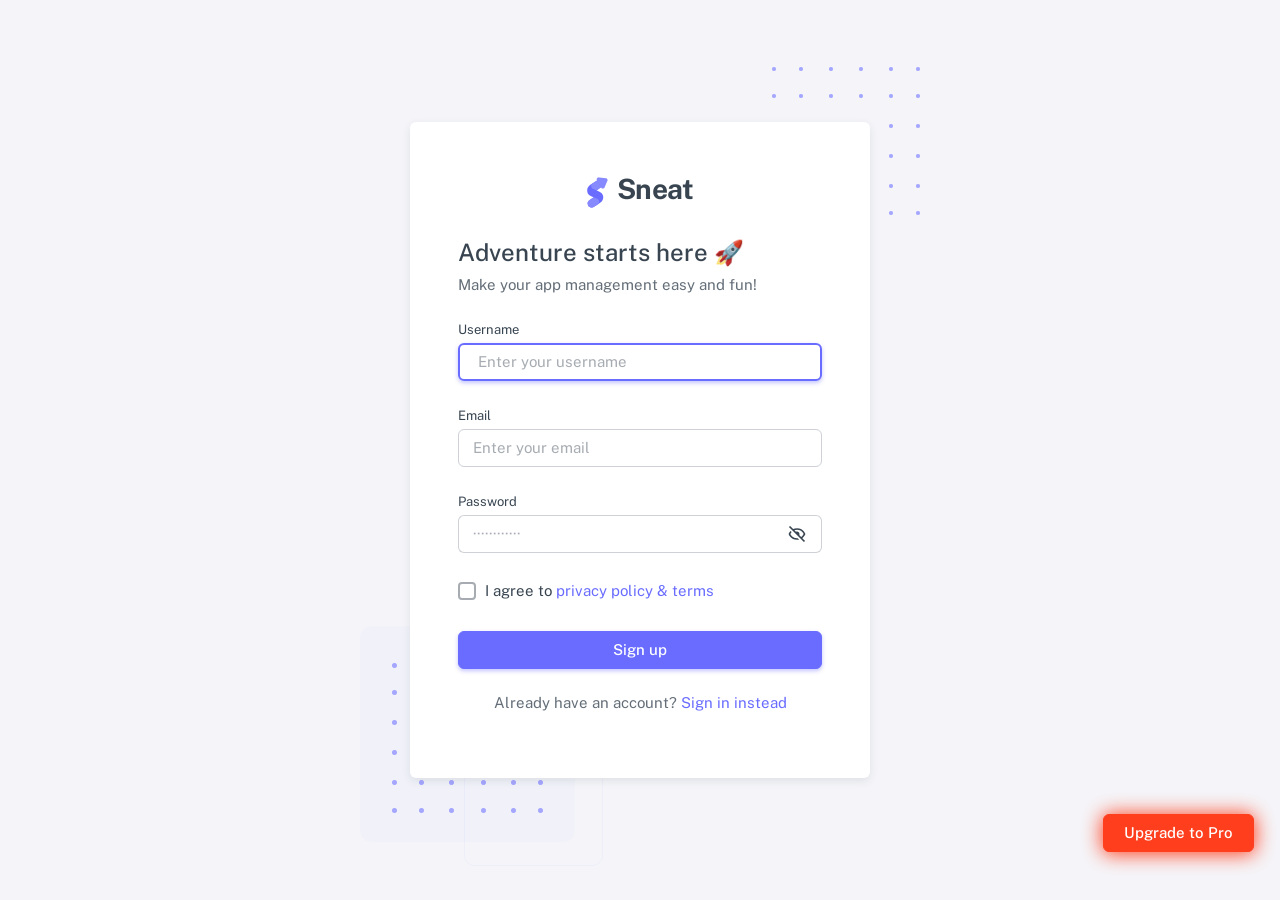
<file: public/templates/auth-register-basic.html>
<!doctype html>

<html
  lang="en"
  class="layout-wide customizer-hide"
  data-assets-path="../assets/"
  data-template="vertical-menu-template-free">
  <head>
    <meta charset="utf-8" />
    <meta
      name="viewport"
      content="width=device-width, initial-scale=1.0, user-scalable=no, minimum-scale=1.0, maximum-scale=1.0" />

    <title>Demo: Register Basic - Pages | Sneat - Bootstrap Dashboard FREE</title>

    <meta name="description" content="" />

    <!-- Favicon -->
    <link rel="icon" type="image/x-icon" href="../assets/img/favicon/favicon.ico" />

    <!-- Fonts -->
    <link rel="preconnect" href="https://fonts.googleapis.com" />
    <link rel="preconnect" href="https://fonts.gstatic.com" crossorigin />
    <link
      href="https://fonts.googleapis.com/css2?family=Public+Sans:ital,wght@0,300;0,400;0,500;0,600;0,700;1,300;1,400;1,500;1,600;1,700&display=swap"
      rel="stylesheet" />

    <link rel="stylesheet" href="../assets/vendor/fonts/iconify-icons.css" />

    <!-- Core CSS -->
    <!-- build:css assets/vendor/css/theme.css  -->

    <link rel="stylesheet" href="../assets/vendor/css/core.css" />
    <link rel="stylesheet" href="../assets/css/demo.css" />

    <!-- Vendors CSS -->

    <link rel="stylesheet" href="../assets/vendor/libs/perfect-scrollbar/perfect-scrollbar.css" />

    <!-- endbuild -->

    <!-- Page CSS -->
    <!-- Page -->
    <link rel="stylesheet" href="../assets/vendor/css/pages/page-auth.css" />

    <!-- Helpers -->
    <script src="../assets/vendor/js/helpers.js"></script>
    <!--! Template customizer & Theme config files MUST be included after core stylesheets and helpers.js in the <head> section -->

    <!--? Config:  Mandatory theme config file contain global vars & default theme options, Set your preferred theme option in this file.  -->

    <script src="../assets/js/config.js"></script>
  </head>

  <body>
    <!-- Content -->

    <div class="container-xxl">
      <div class="authentication-wrapper authentication-basic container-p-y">
        <div class="authentication-inner">
          <!-- Register Card -->
          <div class="card px-sm-6 px-0">
            <div class="card-body">
              <!-- Logo -->
              <div class="app-brand justify-content-center mb-6">
                <a href="index.html" class="app-brand-link gap-2">
                  <span class="app-brand-logo demo">
                    <span class="text-primary">
                      <svg
                        width="25"
                        viewBox="0 0 25 42"
                        version="1.1"
                        xmlns="http://www.w3.org/2000/svg"
                        xmlns:xlink="http://www.w3.org/1999/xlink">
                        <defs>
                          <path
                            d="M13.7918663,0.358365126 L3.39788168,7.44174259 C0.566865006,9.69408886 -0.379795268,12.4788597 0.557900856,15.7960551 C0.68998853,16.2305145 1.09562888,17.7872135 3.12357076,19.2293357 C3.8146334,19.7207684 5.32369333,20.3834223 7.65075054,21.2172976 L7.59773219,21.2525164 L2.63468769,24.5493413 C0.445452254,26.3002124 0.0884951797,28.5083815 1.56381646,31.1738486 C2.83770406,32.8170431 5.20850219,33.2640127 7.09180128,32.5391577 C8.347334,32.0559211 11.4559176,30.0011079 16.4175519,26.3747182 C18.0338572,24.4997857 18.6973423,22.4544883 18.4080071,20.2388261 C17.963753,17.5346866 16.1776345,15.5799961 13.0496516,14.3747546 L10.9194936,13.4715819 L18.6192054,7.984237 L13.7918663,0.358365126 Z"
                            id="path-1"></path>
                          <path
                            d="M5.47320593,6.00457225 C4.05321814,8.216144 4.36334763,10.0722806 6.40359441,11.5729822 C8.61520715,12.571656 10.0999176,13.2171421 10.8577257,13.5094407 L15.5088241,14.433041 L18.6192054,7.984237 C15.5364148,3.11535317 13.9273018,0.573395879 13.7918663,0.358365126 C13.5790555,0.511491653 10.8061687,2.3935607 5.47320593,6.00457225 Z"
                            id="path-3"></path>
                          <path
                            d="M7.50063644,21.2294429 L12.3234468,23.3159332 C14.1688022,24.7579751 14.397098,26.4880487 13.008334,28.506154 C11.6195701,30.5242593 10.3099883,31.790241 9.07958868,32.3040991 C5.78142938,33.4346997 4.13234973,34 4.13234973,34 C4.13234973,34 2.75489982,33.0538207 2.37032616e-14,31.1614621 C-0.55822714,27.8186216 -0.55822714,26.0572515 -4.05231404e-15,25.8773518 C0.83734071,25.6075023 2.77988457,22.8248993 3.3049379,22.52991 C3.65497346,22.3332504 5.05353963,21.8997614 7.50063644,21.2294429 Z"
                            id="path-4"></path>
                          <path
                            d="M20.6,7.13333333 L25.6,13.8 C26.2627417,14.6836556 26.0836556,15.9372583 25.2,16.6 C24.8538077,16.8596443 24.4327404,17 24,17 L14,17 C12.8954305,17 12,16.1045695 12,15 C12,14.5672596 12.1403557,14.1461923 12.4,13.8 L17.4,7.13333333 C18.0627417,6.24967773 19.3163444,6.07059163 20.2,6.73333333 C20.3516113,6.84704183 20.4862915,6.981722 20.6,7.13333333 Z"
                            id="path-5"></path>
                        </defs>
                        <g id="g-app-brand" stroke="none" stroke-width="1" fill="none" fill-rule="evenodd">
                          <g id="Brand-Logo" transform="translate(-27.000000, -15.000000)">
                            <g id="Icon" transform="translate(27.000000, 15.000000)">
                              <g id="Mask" transform="translate(0.000000, 8.000000)">
                                <mask id="mask-2" fill="white">
                                  <use xlink:href="#path-1"></use>
                                </mask>
                                <use fill="currentColor" xlink:href="#path-1"></use>
                                <g id="Path-3" mask="url(#mask-2)">
                                  <use fill="currentColor" xlink:href="#path-3"></use>
                                  <use fill-opacity="0.2" fill="#FFFFFF" xlink:href="#path-3"></use>
                                </g>
                                <g id="Path-4" mask="url(#mask-2)">
                                  <use fill="currentColor" xlink:href="#path-4"></use>
                                  <use fill-opacity="0.2" fill="#FFFFFF" xlink:href="#path-4"></use>
                                </g>
                              </g>
                              <g
                                id="Triangle"
                                transform="translate(19.000000, 11.000000) rotate(-300.000000) translate(-19.000000, -11.000000) ">
                                <use fill="currentColor" xlink:href="#path-5"></use>
                                <use fill-opacity="0.2" fill="#FFFFFF" xlink:href="#path-5"></use>
                              </g>
                            </g>
                          </g>
                        </g>
                      </svg>
                    </span>
                  </span>
                  <span class="app-brand-text demo text-heading fw-bold">Sneat</span>
                </a>
              </div>
              <!-- /Logo -->
              <h4 class="mb-1">Adventure starts here 🚀</h4>
              <p class="mb-6">Make your app management easy and fun!</p>

              <form id="formAuthentication" class="mb-6" action="index.html">
                <div class="mb-6">
                  <label for="username" class="form-label">Username</label>
                  <input
                    type="text"
                    class="form-control"
                    id="username"
                    name="username"
                    placeholder="Enter your username"
                    autofocus />
                </div>
                <div class="mb-6">
                  <label for="email" class="form-label">Email</label>
                  <input type="text" class="form-control" id="email" name="email" placeholder="Enter your email" />
                </div>
                <div class="form-password-toggle">
                  <label class="form-label" for="password">Password</label>
                  <div class="input-group input-group-merge">
                    <input
                      type="password"
                      id="password"
                      class="form-control"
                      name="password"
                      placeholder="&#xb7;&#xb7;&#xb7;&#xb7;&#xb7;&#xb7;&#xb7;&#xb7;&#xb7;&#xb7;&#xb7;&#xb7;"
                      aria-describedby="password" />
                    <span class="input-group-text cursor-pointer"><i class="icon-base bx bx-hide"></i></span>
                  </div>
                </div>
                <div class="my-7">
                  <div class="form-check mb-0">
                    <input class="form-check-input" type="checkbox" id="terms-conditions" name="terms" />
                    <label class="form-check-label" for="terms-conditions">
                      I agree to
                      <a href="javascript:void(0);">privacy policy & terms</a>
                    </label>
                  </div>
                </div>
                <button class="btn btn-primary d-grid w-100">Sign up</button>
              </form>

              <p class="text-center">
                <span>Already have an account?</span>
                <a href="auth-login-basic.html">
                  <span>Sign in instead</span>
                </a>
              </p>
            </div>
          </div>
          <!-- Register Card -->
        </div>
      </div>
    </div>

    <!-- / Content -->

    <div class="buy-now">
      <a
        href="https://themeselection.com/item/sneat-dashboard-pro-bootstrap/"
        target="_blank"
        class="btn btn-danger btn-buy-now"
        >Upgrade to Pro</a
      >
    </div>

    <!-- Core JS -->

    <script src="../assets/vendor/libs/jquery/jquery.js"></script>

    <script src="../assets/vendor/libs/popper/popper.js"></script>
    <script src="../assets/vendor/js/bootstrap.js"></script>

    <script src="../assets/vendor/libs/perfect-scrollbar/perfect-scrollbar.js"></script>

    <script src="../assets/vendor/js/menu.js"></script>

    <!-- endbuild -->

    <!-- Vendors JS -->

    <!-- Main JS -->

    <script src="../assets/js/main.js"></script>

    <!-- Page JS -->

    <!-- Place this tag before closing body tag for github widget button. -->
    <script async defer src="https://buttons.github.io/buttons.js"></script>
  </body>
</html>
</file>
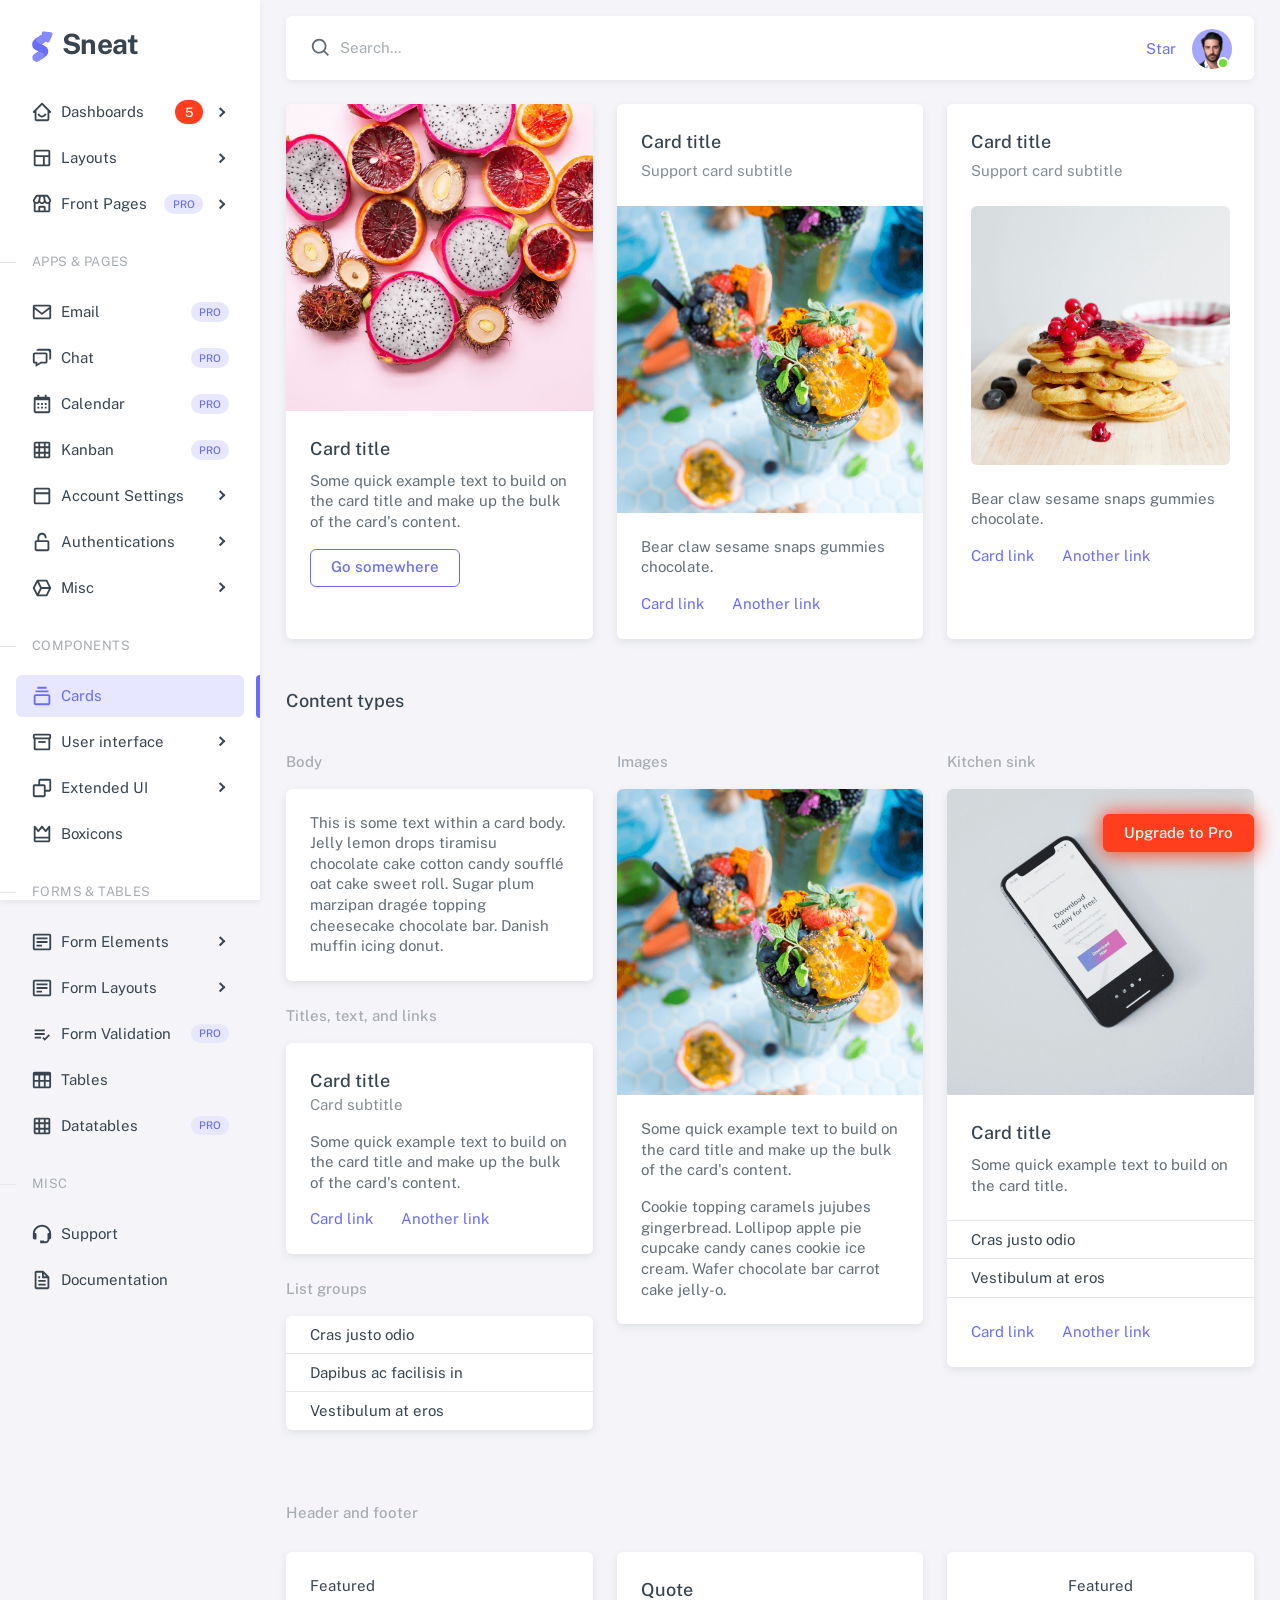
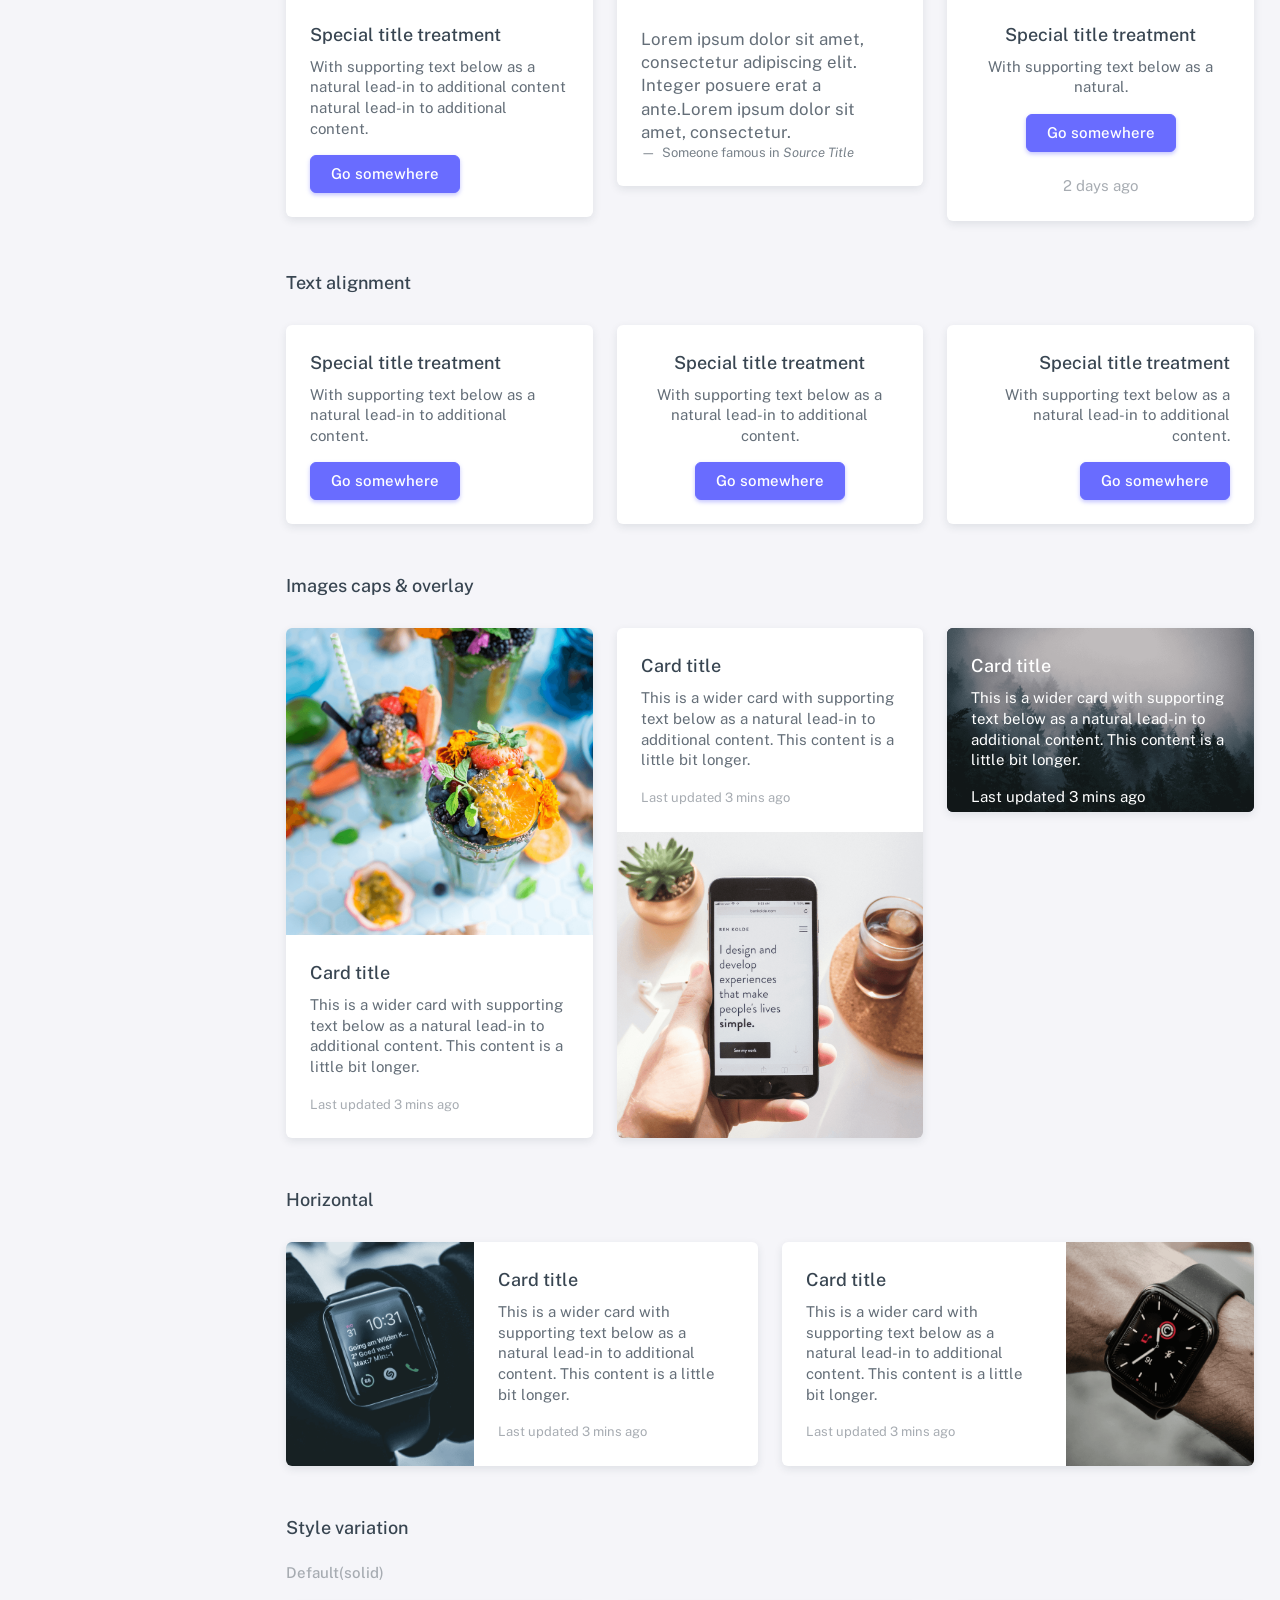
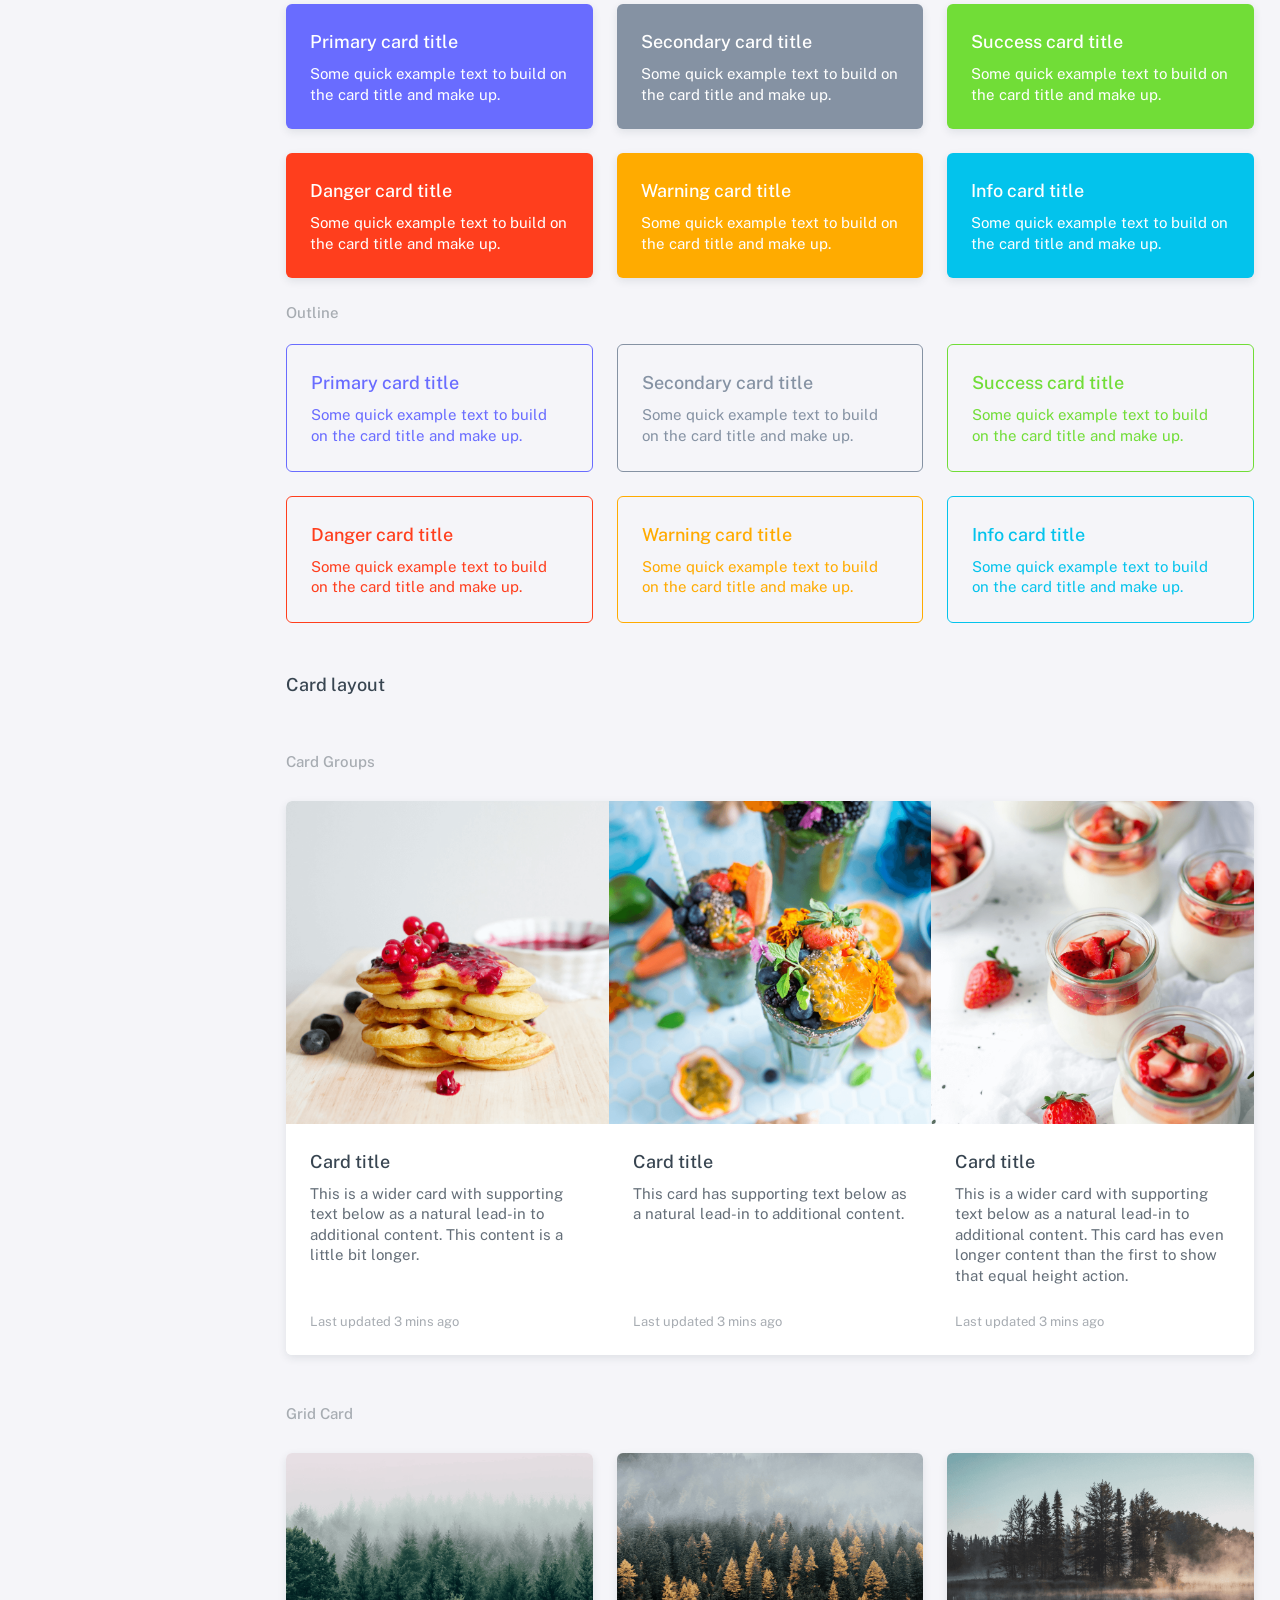
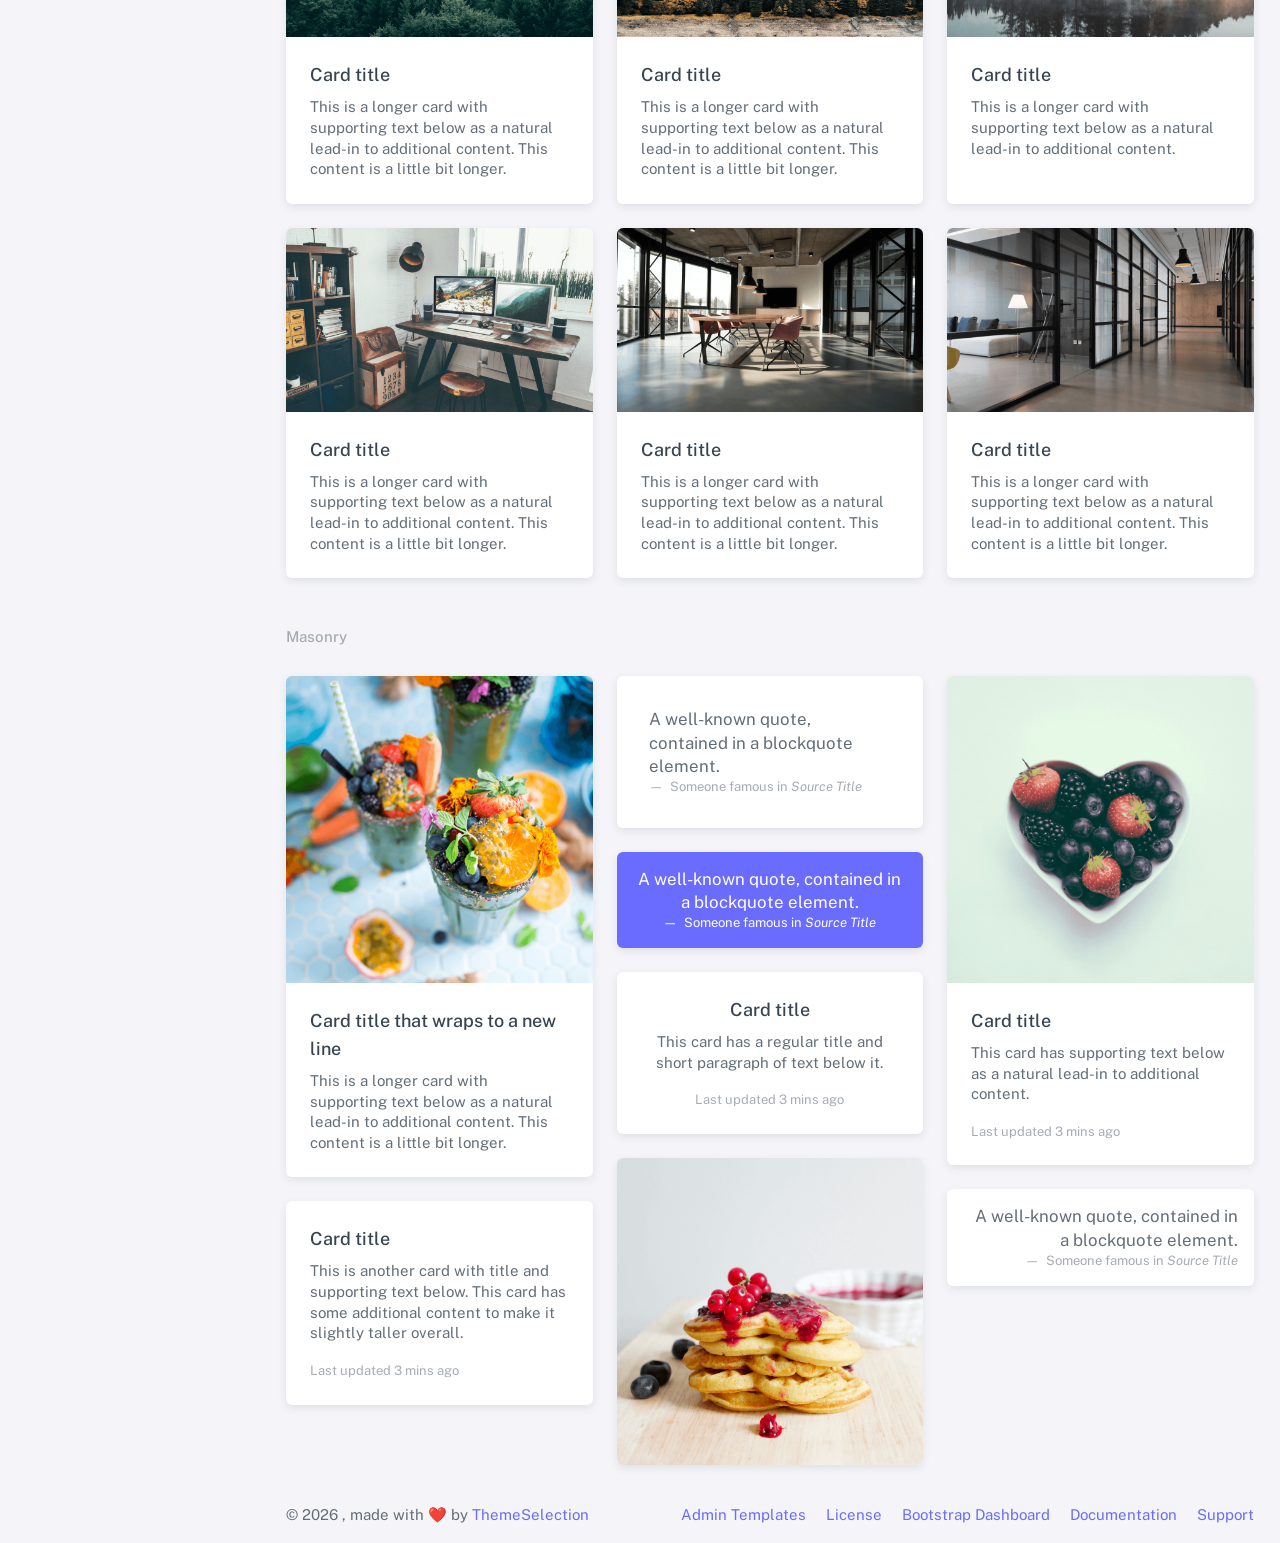
<file: public/templates/cards-basic.html>
<!doctype html>

<html
  lang="en"
  class="layout-menu-fixed layout-compact"
  data-assets-path="../assets/"
  data-template="vertical-menu-template-free">
  <head>
    <meta charset="utf-8" />
    <meta
      name="viewport"
      content="width=device-width, initial-scale=1.0, user-scalable=no, minimum-scale=1.0, maximum-scale=1.0" />

    <title>Demo: Cards basic - UI elements | Sneat - Bootstrap Dashboard FREE</title>

    <meta name="description" content="" />

    <!-- Favicon -->
    <link rel="icon" type="image/x-icon" href="../assets/img/favicon/favicon.ico" />

    <!-- Fonts -->
    <link rel="preconnect" href="https://fonts.googleapis.com" />
    <link rel="preconnect" href="https://fonts.gstatic.com" crossorigin />
    <link
      href="https://fonts.googleapis.com/css2?family=Public+Sans:ital,wght@0,300;0,400;0,500;0,600;0,700;1,300;1,400;1,500;1,600;1,700&display=swap"
      rel="stylesheet" />

    <link rel="stylesheet" href="../assets/vendor/fonts/iconify-icons.css" />

    <!-- Core CSS -->
    <!-- build:css assets/vendor/css/theme.css  -->

    <link rel="stylesheet" href="../assets/vendor/css/core.css" />
    <link rel="stylesheet" href="../assets/css/demo.css" />

    <!-- Vendors CSS -->

    <link rel="stylesheet" href="../assets/vendor/libs/perfect-scrollbar/perfect-scrollbar.css" />

    <!-- endbuild -->

    <!-- Page CSS -->

    <!-- Helpers -->
    <script src="../assets/vendor/js/helpers.js"></script>
    <!--! Template customizer & Theme config files MUST be included after core stylesheets and helpers.js in the <head> section -->

    <!--? Config:  Mandatory theme config file contain global vars & default theme options, Set your preferred theme option in this file.  -->

    <script src="../assets/js/config.js"></script>
  </head>

  <body>
    <!-- Layout wrapper -->
    <div class="layout-wrapper layout-content-navbar">
      <div class="layout-container">
        <!-- Menu -->

        <aside id="layout-menu" class="layout-menu menu-vertical menu bg-menu-theme">
          <div class="app-brand demo">
            <a href="index.html" class="app-brand-link">
              <span class="app-brand-logo demo">
                <span class="text-primary">
                  <svg
                    width="25"
                    viewBox="0 0 25 42"
                    version="1.1"
                    xmlns="http://www.w3.org/2000/svg"
                    xmlns:xlink="http://www.w3.org/1999/xlink">
                    <defs>
                      <path
                        d="M13.7918663,0.358365126 L3.39788168,7.44174259 C0.566865006,9.69408886 -0.379795268,12.4788597 0.557900856,15.7960551 C0.68998853,16.2305145 1.09562888,17.7872135 3.12357076,19.2293357 C3.8146334,19.7207684 5.32369333,20.3834223 7.65075054,21.2172976 L7.59773219,21.2525164 L2.63468769,24.5493413 C0.445452254,26.3002124 0.0884951797,28.5083815 1.56381646,31.1738486 C2.83770406,32.8170431 5.20850219,33.2640127 7.09180128,32.5391577 C8.347334,32.0559211 11.4559176,30.0011079 16.4175519,26.3747182 C18.0338572,24.4997857 18.6973423,22.4544883 18.4080071,20.2388261 C17.963753,17.5346866 16.1776345,15.5799961 13.0496516,14.3747546 L10.9194936,13.4715819 L18.6192054,7.984237 L13.7918663,0.358365126 Z"
                        id="path-1"></path>
                      <path
                        d="M5.47320593,6.00457225 C4.05321814,8.216144 4.36334763,10.0722806 6.40359441,11.5729822 C8.61520715,12.571656 10.0999176,13.2171421 10.8577257,13.5094407 L15.5088241,14.433041 L18.6192054,7.984237 C15.5364148,3.11535317 13.9273018,0.573395879 13.7918663,0.358365126 C13.5790555,0.511491653 10.8061687,2.3935607 5.47320593,6.00457225 Z"
                        id="path-3"></path>
                      <path
                        d="M7.50063644,21.2294429 L12.3234468,23.3159332 C14.1688022,24.7579751 14.397098,26.4880487 13.008334,28.506154 C11.6195701,30.5242593 10.3099883,31.790241 9.07958868,32.3040991 C5.78142938,33.4346997 4.13234973,34 4.13234973,34 C4.13234973,34 2.75489982,33.0538207 2.37032616e-14,31.1614621 C-0.55822714,27.8186216 -0.55822714,26.0572515 -4.05231404e-15,25.8773518 C0.83734071,25.6075023 2.77988457,22.8248993 3.3049379,22.52991 C3.65497346,22.3332504 5.05353963,21.8997614 7.50063644,21.2294429 Z"
                        id="path-4"></path>
                      <path
                        d="M20.6,7.13333333 L25.6,13.8 C26.2627417,14.6836556 26.0836556,15.9372583 25.2,16.6 C24.8538077,16.8596443 24.4327404,17 24,17 L14,17 C12.8954305,17 12,16.1045695 12,15 C12,14.5672596 12.1403557,14.1461923 12.4,13.8 L17.4,7.13333333 C18.0627417,6.24967773 19.3163444,6.07059163 20.2,6.73333333 C20.3516113,6.84704183 20.4862915,6.981722 20.6,7.13333333 Z"
                        id="path-5"></path>
                    </defs>
                    <g id="g-app-brand" stroke="none" stroke-width="1" fill="none" fill-rule="evenodd">
                      <g id="Brand-Logo" transform="translate(-27.000000, -15.000000)">
                        <g id="Icon" transform="translate(27.000000, 15.000000)">
                          <g id="Mask" transform="translate(0.000000, 8.000000)">
                            <mask id="mask-2" fill="white">
                              <use xlink:href="#path-1"></use>
                            </mask>
                            <use fill="currentColor" xlink:href="#path-1"></use>
                            <g id="Path-3" mask="url(#mask-2)">
                              <use fill="currentColor" xlink:href="#path-3"></use>
                              <use fill-opacity="0.2" fill="#FFFFFF" xlink:href="#path-3"></use>
                            </g>
                            <g id="Path-4" mask="url(#mask-2)">
                              <use fill="currentColor" xlink:href="#path-4"></use>
                              <use fill-opacity="0.2" fill="#FFFFFF" xlink:href="#path-4"></use>
                            </g>
                          </g>
                          <g
                            id="Triangle"
                            transform="translate(19.000000, 11.000000) rotate(-300.000000) translate(-19.000000, -11.000000) ">
                            <use fill="currentColor" xlink:href="#path-5"></use>
                            <use fill-opacity="0.2" fill="#FFFFFF" xlink:href="#path-5"></use>
                          </g>
                        </g>
                      </g>
                    </g>
                  </svg>
                </span>
              </span>
              <span class="app-brand-text demo menu-text fw-bold ms-2">Sneat</span>
            </a>

            <a href="javascript:void(0);" class="layout-menu-toggle menu-link text-large ms-auto">
              <i class="bx bx-chevron-left d-block d-xl-none align-middle"></i>
            </a>
          </div>

          <div class="menu-divider mt-0"></div>

          <div class="menu-inner-shadow"></div>

          <ul class="menu-inner py-1">
            <!-- Dashboards -->
            <li class="menu-item">
              <a href="javascript:void(0);" class="menu-link menu-toggle">
                <i class="menu-icon tf-icons bx bx-home-smile"></i>
                <div class="text-truncate" data-i18n="Dashboards">Dashboards</div>
                <span class="badge rounded-pill bg-danger ms-auto">5</span>
              </a>
              <ul class="menu-sub">
                <li class="menu-item">
                  <a href="index.html" class="menu-link">
                    <div class="text-truncate" data-i18n="Analytics">Analytics</div>
                  </a>
                </li>
                <li class="menu-item">
                  <a
                    href="https://demos.themeselection.com/sneat-bootstrap-html-admin-template/html/vertical-menu-template/dashboards-crm.html"
                    target="_blank"
                    class="menu-link">
                    <div class="text-truncate" data-i18n="CRM">CRM</div>
                    <div class="badge rounded-pill bg-label-primary text-uppercase fs-tiny ms-auto">Pro</div>
                  </a>
                </li>
                <li class="menu-item">
                  <a
                    href="https://demos.themeselection.com/sneat-bootstrap-html-admin-template/html/vertical-menu-template/app-ecommerce-dashboard.html"
                    target="_blank"
                    class="menu-link">
                    <div class="text-truncate" data-i18n="eCommerce">eCommerce</div>
                    <div class="badge rounded-pill bg-label-primary text-uppercase fs-tiny ms-auto">Pro</div>
                  </a>
                </li>
                <li class="menu-item">
                  <a
                    href="https://demos.themeselection.com/sneat-bootstrap-html-admin-template/html/vertical-menu-template/app-logistics-dashboard.html"
                    target="_blank"
                    class="menu-link">
                    <div class="text-truncate" data-i18n="Logistics">Logistics</div>
                    <div class="badge rounded-pill bg-label-primary text-uppercase fs-tiny ms-auto">Pro</div>
                  </a>
                </li>
                <li class="menu-item">
                  <a
                    href="https://demos.themeselection.com/sneat-bootstrap-html-admin-template/html/vertical-menu-template/app-academy-dashboard.html"
                    target="_blank"
                    class="menu-link">
                    <div class="text-truncate" data-i18n="Academy">Academy</div>
                    <div class="badge rounded-pill bg-label-primary text-uppercase fs-tiny ms-auto">Pro</div>
                  </a>
                </li>
              </ul>
            </li>

            <!-- Layouts -->
            <li class="menu-item">
              <a href="javascript:void(0);" class="menu-link menu-toggle">
                <i class="menu-icon tf-icons bx bx-layout"></i>
                <div class="text-truncate" data-i18n="Layouts">Layouts</div>
              </a>

              <ul class="menu-sub">
                <li class="menu-item">
                  <a href="layouts-without-menu.html" class="menu-link">
                    <div class="text-truncate" data-i18n="Without menu">Without menu</div>
                  </a>
                </li>
                <li class="menu-item">
                  <a href="layouts-without-navbar.html" class="menu-link">
                    <div class="text-truncate" data-i18n="Without navbar">Without navbar</div>
                  </a>
                </li>
                <li class="menu-item">
                  <a href="layouts-fluid.html" class="menu-link">
                    <div class="text-truncate" data-i18n="Fluid">Fluid</div>
                  </a>
                </li>
                <li class="menu-item">
                  <a href="layouts-container.html" class="menu-link">
                    <div class="text-truncate" data-i18n="Container">Container</div>
                  </a>
                </li>
                <li class="menu-item">
                  <a href="layouts-blank.html" class="menu-link">
                    <div class="text-truncate" data-i18n="Blank">Blank</div>
                  </a>
                </li>
              </ul>
            </li>

            <!-- Front Pages -->
            <li class="menu-item">
              <a href="javascript:void(0);" class="menu-link menu-toggle">
                <i class="menu-icon tf-icons bx bx-store"></i>
                <div class="text-truncate" data-i18n="Front Pages">Front Pages</div>
                <div class="badge rounded-pill bg-label-primary text-uppercase fs-tiny ms-auto">Pro</div>
              </a>
              <ul class="menu-sub">
                <li class="menu-item">
                  <a
                    href="https://demos.themeselection.com/sneat-bootstrap-html-admin-template/html/front-pages/landing-page.html"
                    class="menu-link"
                    target="_blank">
                    <div class="text-truncate" data-i18n="Landing">Landing</div>
                  </a>
                </li>
                <li class="menu-item">
                  <a
                    href="https://demos.themeselection.com/sneat-bootstrap-html-admin-template/html/front-pages/pricing-page.html"
                    class="menu-link"
                    target="_blank">
                    <div class="text-truncate" data-i18n="Pricing">Pricing</div>
                  </a>
                </li>
                <li class="menu-item">
                  <a
                    href="https://demos.themeselection.com/sneat-bootstrap-html-admin-template/html/front-pages/payment-page.html"
                    class="menu-link"
                    target="_blank">
                    <div class="text-truncate" data-i18n="Payment">Payment</div>
                  </a>
                </li>
                <li class="menu-item">
                  <a
                    href="https://demos.themeselection.com/sneat-bootstrap-html-admin-template/html/front-pages/checkout-page.html"
                    class="menu-link"
                    target="_blank">
                    <div class="text-truncate" data-i18n="Checkout">Checkout</div>
                  </a>
                </li>
                <li class="menu-item">
                  <a
                    href="https://demos.themeselection.com/sneat-bootstrap-html-admin-template/html/front-pages/help-center-landing.html"
                    class="menu-link"
                    target="_blank">
                    <div class="text-truncate" data-i18n="Help Center">Help Center</div>
                  </a>
                </li>
              </ul>
            </li>

            <!-- Apps & Pages -->
            <li class="menu-header small text-uppercase">
              <span class="menu-header-text">Apps &amp; Pages</span>
            </li>
            <li class="menu-item">
              <a
                href="https://demos.themeselection.com/sneat-bootstrap-html-admin-template/html/vertical-menu-template/app-email.html"
                target="_blank"
                class="menu-link">
                <i class="menu-icon tf-icons bx bx-envelope"></i>
                <div class="text-truncate" data-i18n="Email">Email</div>
                <div class="badge rounded-pill bg-label-primary text-uppercase fs-tiny ms-auto">Pro</div>
              </a>
            </li>
            <li class="menu-item">
              <a
                href="https://demos.themeselection.com/sneat-bootstrap-html-admin-template/html/vertical-menu-template/app-chat.html"
                target="_blank"
                class="menu-link">
                <i class="menu-icon tf-icons bx bx-chat"></i>
                <div class="text-truncate" data-i18n="Chat">Chat</div>
                <div class="badge rounded-pill bg-label-primary text-uppercase fs-tiny ms-auto">Pro</div>
              </a>
            </li>
            <li class="menu-item">
              <a
                href="https://demos.themeselection.com/sneat-bootstrap-html-admin-template/html/vertical-menu-template/app-calendar.html"
                target="_blank"
                class="menu-link">
                <i class="menu-icon tf-icons bx bx-calendar"></i>
                <div class="text-truncate" data-i18n="Calendar">Calendar</div>
                <div class="badge rounded-pill bg-label-primary text-uppercase fs-tiny ms-auto">Pro</div>
              </a>
            </li>
            <li class="menu-item">
              <a
                href="https://demos.themeselection.com/sneat-bootstrap-html-admin-template/html/vertical-menu-template/app-kanban.html"
                target="_blank"
                class="menu-link">
                <i class="menu-icon tf-icons bx bx-grid"></i>
                <div class="text-truncate" data-i18n="Kanban">Kanban</div>
                <div class="badge rounded-pill bg-label-primary text-uppercase fs-tiny ms-auto">Pro</div>
              </a>
            </li>
            <!-- Pages -->
            <li class="menu-item">
              <a href="javascript:void(0);" class="menu-link menu-toggle">
                <i class="menu-icon tf-icons bx bx-dock-top"></i>
                <div class="text-truncate" data-i18n="Account Settings">Account Settings</div>
              </a>
              <ul class="menu-sub">
                <li class="menu-item">
                  <a href="pages-account-settings-account.html" class="menu-link">
                    <div class="text-truncate" data-i18n="Account">Account</div>
                  </a>
                </li>
                <li class="menu-item">
                  <a href="pages-account-settings-notifications.html" class="menu-link">
                    <div class="text-truncate" data-i18n="Notifications">Notifications</div>
                  </a>
                </li>
                <li class="menu-item">
                  <a href="pages-account-settings-connections.html" class="menu-link">
                    <div class="text-truncate" data-i18n="Connections">Connections</div>
                  </a>
                </li>
              </ul>
            </li>
            <li class="menu-item">
              <a href="javascript:void(0);" class="menu-link menu-toggle">
                <i class="menu-icon tf-icons bx bx-lock-open-alt"></i>
                <div class="text-truncate" data-i18n="Authentications">Authentications</div>
              </a>
              <ul class="menu-sub">
                <li class="menu-item">
                  <a href="auth-login-basic.html" class="menu-link" target="_blank">
                    <div class="text-truncate" data-i18n="Basic">Login</div>
                  </a>
                </li>
                <li class="menu-item">
                  <a href="auth-register-basic.html" class="menu-link" target="_blank">
                    <div class="text-truncate" data-i18n="Basic">Register</div>
                  </a>
                </li>
                <li class="menu-item">
                  <a href="auth-forgot-password-basic.html" class="menu-link" target="_blank">
                    <div class="text-truncate" data-i18n="Basic">Forgot Password</div>
                  </a>
                </li>
              </ul>
            </li>
            <li class="menu-item">
              <a href="javascript:void(0);" class="menu-link menu-toggle">
                <i class="menu-icon tf-icons bx bx-cube-alt"></i>
                <div class="text-truncate" data-i18n="Misc">Misc</div>
              </a>
              <ul class="menu-sub">
                <li class="menu-item">
                  <a href="pages-misc-error.html" class="menu-link">
                    <div class="text-truncate" data-i18n="Error">Error</div>
                  </a>
                </li>
                <li class="menu-item">
                  <a href="pages-misc-under-maintenance.html" class="menu-link">
                    <div class="text-truncate" data-i18n="Under Maintenance">Under Maintenance</div>
                  </a>
                </li>
              </ul>
            </li>
            <!-- Components -->
            <li class="menu-header small text-uppercase"><span class="menu-header-text">Components</span></li>
            <!-- Cards -->
            <li class="menu-item active">
              <a href="cards-basic.html" class="menu-link">
                <i class="menu-icon tf-icons bx bx-collection"></i>
                <div class="text-truncate" data-i18n="Basic">Cards</div>
              </a>
            </li>
            <!-- User interface -->
            <li class="menu-item">
              <a href="javascript:void(0)" class="menu-link menu-toggle">
                <i class="menu-icon tf-icons bx bx-box"></i>
                <div class="text-truncate" data-i18n="User interface">User interface</div>
              </a>
              <ul class="menu-sub">
                <li class="menu-item">
                  <a href="ui-accordion.html" class="menu-link">
                    <div class="text-truncate" data-i18n="Accordion">Accordion</div>
                  </a>
                </li>
                <li class="menu-item">
                  <a href="ui-alerts.html" class="menu-link">
                    <div class="text-truncate" data-i18n="Alerts">Alerts</div>
                  </a>
                </li>
                <li class="menu-item">
                  <a href="ui-badges.html" class="menu-link">
                    <div class="text-truncate" data-i18n="Badges">Badges</div>
                  </a>
                </li>
                <li class="menu-item">
                  <a href="ui-buttons.html" class="menu-link">
                    <div class="text-truncate" data-i18n="Buttons">Buttons</div>
                  </a>
                </li>
                <li class="menu-item">
                  <a href="ui-carousel.html" class="menu-link">
                    <div class="text-truncate" data-i18n="Carousel">Carousel</div>
                  </a>
                </li>
                <li class="menu-item">
                  <a href="ui-collapse.html" class="menu-link">
                    <div class="text-truncate" data-i18n="Collapse">Collapse</div>
                  </a>
                </li>
                <li class="menu-item">
                  <a href="ui-dropdowns.html" class="menu-link">
                    <div class="text-truncate" data-i18n="Dropdowns">Dropdowns</div>
                  </a>
                </li>
                <li class="menu-item">
                  <a href="ui-footer.html" class="menu-link">
                    <div class="text-truncate" data-i18n="Footer">Footer</div>
                  </a>
                </li>
                <li class="menu-item">
                  <a href="ui-list-groups.html" class="menu-link">
                    <div class="text-truncate" data-i18n="List Groups">List groups</div>
                  </a>
                </li>
                <li class="menu-item">
                  <a href="ui-modals.html" class="menu-link">
                    <div class="text-truncate" data-i18n="Modals">Modals</div>
                  </a>
                </li>
                <li class="menu-item">
                  <a href="ui-navbar.html" class="menu-link">
                    <div class="text-truncate" data-i18n="Navbar">Navbar</div>
                  </a>
                </li>
                <li class="menu-item">
                  <a href="ui-offcanvas.html" class="menu-link">
                    <div class="text-truncate" data-i18n="Offcanvas">Offcanvas</div>
                  </a>
                </li>
                <li class="menu-item">
                  <a href="ui-pagination-breadcrumbs.html" class="menu-link">
                    <div class="text-truncate" data-i18n="Pagination & Breadcrumbs">Pagination &amp; Breadcrumbs</div>
                  </a>
                </li>
                <li class="menu-item">
                  <a href="ui-progress.html" class="menu-link">
                    <div class="text-truncate" data-i18n="Progress">Progress</div>
                  </a>
                </li>
                <li class="menu-item">
                  <a href="ui-spinners.html" class="menu-link">
                    <div class="text-truncate" data-i18n="Spinners">Spinners</div>
                  </a>
                </li>
                <li class="menu-item">
                  <a href="ui-tabs-pills.html" class="menu-link">
                    <div class="text-truncate" data-i18n="Tabs & Pills">Tabs &amp; Pills</div>
                  </a>
                </li>
                <li class="menu-item">
                  <a href="ui-toasts.html" class="menu-link">
                    <div class="text-truncate" data-i18n="Toasts">Toasts</div>
                  </a>
                </li>
                <li class="menu-item">
                  <a href="ui-tooltips-popovers.html" class="menu-link">
                    <div class="text-truncate" data-i18n="Tooltips & Popovers">Tooltips &amp; Popovers</div>
                  </a>
                </li>
                <li class="menu-item">
                  <a href="ui-typography.html" class="menu-link">
                    <div class="text-truncate" data-i18n="Typography">Typography</div>
                  </a>
                </li>
              </ul>
            </li>

            <!-- Extended components -->
            <li class="menu-item">
              <a href="javascript:void(0)" class="menu-link menu-toggle">
                <i class="menu-icon tf-icons bx bx-copy"></i>
                <div class="text-truncate" data-i18n="Extended UI">Extended UI</div>
              </a>
              <ul class="menu-sub">
                <li class="menu-item">
                  <a href="extended-ui-perfect-scrollbar.html" class="menu-link">
                    <div class="text-truncate" data-i18n="Perfect Scrollbar">Perfect Scrollbar</div>
                  </a>
                </li>
                <li class="menu-item">
                  <a href="extended-ui-text-divider.html" class="menu-link">
                    <div class="text-truncate" data-i18n="Text Divider">Text Divider</div>
                  </a>
                </li>
              </ul>
            </li>

            <li class="menu-item">
              <a href="icons-boxicons.html" class="menu-link">
                <i class="menu-icon tf-icons bx bx-crown"></i>
                <div class="text-truncate" data-i18n="Boxicons">Boxicons</div>
              </a>
            </li>

            <!-- Forms & Tables -->
            <li class="menu-header small text-uppercase"><span class="menu-header-text">Forms &amp; Tables</span></li>
            <!-- Forms -->
            <li class="menu-item">
              <a href="javascript:void(0);" class="menu-link menu-toggle">
                <i class="menu-icon tf-icons bx bx-detail"></i>
                <div class="text-truncate" data-i18n="Form Elements">Form Elements</div>
              </a>
              <ul class="menu-sub">
                <li class="menu-item">
                  <a href="forms-basic-inputs.html" class="menu-link">
                    <div class="text-truncate" data-i18n="Basic Inputs">Basic Inputs</div>
                  </a>
                </li>
                <li class="menu-item">
                  <a href="forms-input-groups.html" class="menu-link">
                    <div class="text-truncate" data-i18n="Input groups">Input groups</div>
                  </a>
                </li>
              </ul>
            </li>
            <li class="menu-item">
              <a href="javascript:void(0);" class="menu-link menu-toggle">
                <i class="menu-icon tf-icons bx bx-detail"></i>
                <div class="text-truncate" data-i18n="Form Layouts">Form Layouts</div>
              </a>
              <ul class="menu-sub">
                <li class="menu-item">
                  <a href="form-layouts-vertical.html" class="menu-link">
                    <div class="text-truncate" data-i18n="Vertical Form">Vertical Form</div>
                  </a>
                </li>
                <li class="menu-item">
                  <a href="form-layouts-horizontal.html" class="menu-link">
                    <div class="text-truncate" data-i18n="Horizontal Form">Horizontal Form</div>
                  </a>
                </li>
              </ul>
            </li>
            <!-- Form Validation -->
            <li class="menu-item">
              <a
                href="https://demos.themeselection.com/sneat-bootstrap-html-admin-template/html/vertical-menu-template/form-validation.html"
                target="_blank"
                class="menu-link">
                <i class="menu-icon tf-icons bx bx-list-check"></i>
                <div class="text-truncate" data-i18n="Form Validation">Form Validation</div>
                <div class="badge rounded-pill bg-label-primary text-uppercase fs-tiny ms-auto">Pro</div>
              </a>
            </li>
            <!-- Tables -->
            <li class="menu-item">
              <a href="tables-basic.html" class="menu-link">
                <i class="menu-icon tf-icons bx bx-table"></i>
                <div class="text-truncate" data-i18n="Tables">Tables</div>
              </a>
            </li>
            <!-- Data Tables -->
            <li class="menu-item">
              <a
                href="https://demos.themeselection.com/sneat-bootstrap-html-admin-template/html/vertical-menu-template/tables-datatables-basic.html"
                target="_blank"
                class="menu-link">
                <i class="menu-icon tf-icons bx bx-grid"></i>
                <div class="text-truncate" data-i18n="Datatables">Datatables</div>
                <div class="badge rounded-pill bg-label-primary text-uppercase fs-tiny ms-auto">Pro</div>
              </a>
            </li>
            <!-- Misc -->
            <li class="menu-header small text-uppercase"><span class="menu-header-text">Misc</span></li>
            <li class="menu-item">
              <a
                href="https://github.com/themeselection/sneat-bootstrap-html-admin-template-free/issues"
                target="_blank"
                class="menu-link">
                <i class="menu-icon tf-icons bx bx-support"></i>
                <div class="text-truncate" data-i18n="Support">Support</div>
              </a>
            </li>
            <li class="menu-item">
              <a
                href="https://demos.themeselection.com/sneat-bootstrap-html-admin-template/documentation/"
                target="_blank"
                class="menu-link">
                <i class="menu-icon tf-icons bx bx-file"></i>
                <div class="text-truncate" data-i18n="Documentation">Documentation</div>
              </a>
            </li>
          </ul>
        </aside>
        <!-- / Menu -->

        <!-- Layout container -->
        <div class="layout-page">
          <!-- Navbar -->

          <nav
            class="layout-navbar container-xxl navbar-detached navbar navbar-expand-xl align-items-center bg-navbar-theme"
            id="layout-navbar">
            <div class="layout-menu-toggle navbar-nav align-items-xl-center me-4 me-xl-0 d-xl-none">
              <a class="nav-item nav-link px-0 me-xl-6" href="javascript:void(0)">
                <i class="icon-base bx bx-menu icon-md"></i>
              </a>
            </div>

            <div class="navbar-nav-right d-flex align-items-center justify-content-end" id="navbar-collapse">
              <!-- Search -->
              <div class="navbar-nav align-items-center me-auto">
                <div class="nav-item d-flex align-items-center">
                  <span class="w-px-22 h-px-22"><i class="icon-base bx bx-search icon-md"></i></span>
                  <input
                    type="text"
                    class="form-control border-0 shadow-none ps-1 ps-sm-2 d-md-block d-none"
                    placeholder="Search..."
                    aria-label="Search..." />
                </div>
              </div>
              <!-- /Search -->

              <ul class="navbar-nav flex-row align-items-center ms-md-auto">
                <!-- Place this tag where you want the button to render. -->
                <li class="nav-item lh-1 me-4">
                  <a
                    class="github-button"
                    href="https://github.com/themeselection/sneat-bootstrap-html-admin-template-free"
                    data-icon="octicon-star"
                    data-size="large"
                    data-show-count="true"
                    aria-label="Star themeselection/sneat-html-admin-template-free on GitHub"
                    >Star</a
                  >
                </li>

                <!-- User -->
                <li class="nav-item navbar-dropdown dropdown-user dropdown">
                  <a
                    class="nav-link dropdown-toggle hide-arrow p-0"
                    href="javascript:void(0);"
                    data-bs-toggle="dropdown">
                    <div class="avatar avatar-online">
                      <img src="../assets/img/avatars/1.png" alt class="w-px-40 h-auto rounded-circle" />
                    </div>
                  </a>
                  <ul class="dropdown-menu dropdown-menu-end">
                    <li>
                      <a class="dropdown-item" href="#">
                        <div class="d-flex">
                          <div class="flex-shrink-0 me-3">
                            <div class="avatar avatar-online">
                              <img src="../assets/img/avatars/1.png" alt class="w-px-40 h-auto rounded-circle" />
                            </div>
                          </div>
                          <div class="flex-grow-1">
                            <h6 class="mb-0">John Doe</h6>
                            <small class="text-body-secondary">Admin</small>
                          </div>
                        </div>
                      </a>
                    </li>
                    <li>
                      <div class="dropdown-divider my-1"></div>
                    </li>
                    <li>
                      <a class="dropdown-item" href="#">
                        <i class="icon-base bx bx-user icon-md me-3"></i><span>My Profile</span>
                      </a>
                    </li>
                    <li>
                      <a class="dropdown-item" href="#">
                        <i class="icon-base bx bx-cog icon-md me-3"></i><span>Settings</span>
                      </a>
                    </li>
                    <li>
                      <a class="dropdown-item" href="#">
                        <span class="d-flex align-items-center align-middle">
                          <i class="flex-shrink-0 icon-base bx bx-credit-card icon-md me-3"></i
                          ><span class="flex-grow-1 align-middle">Billing Plan</span>
                          <span class="flex-shrink-0 badge rounded-pill bg-danger">4</span>
                        </span>
                      </a>
                    </li>
                    <li>
                      <div class="dropdown-divider my-1"></div>
                    </li>
                    <li>
                      <a class="dropdown-item" href="javascript:void(0);">
                        <i class="icon-base bx bx-power-off icon-md me-3"></i><span>Log Out</span>
                      </a>
                    </li>
                  </ul>
                </li>
                <!--/ User -->
              </ul>
            </div>
          </nav>

          <!-- / Navbar -->

          <!-- Content wrapper -->
          <div class="content-wrapper">
            <!-- Content -->
            <div class="container-xxl flex-grow-1 container-p-y">
              <!-- Examples -->
              <div class="row mb-12 g-6">
                <div class="col-md-6 col-lg-4">
                  <div class="card h-100">
                    <img class="card-img-top" src="../assets/img/elements/2.png" alt="Card image cap" />
                    <div class="card-body">
                      <h5 class="card-title">Card title</h5>
                      <p class="card-text">
                        Some quick example text to build on the card title and make up the bulk of the card's content.
                      </p>
                      <a href="javascript:void(0)" class="btn btn-outline-primary">Go somewhere</a>
                    </div>
                  </div>
                </div>
                <div class="col-md-6 col-lg-4">
                  <div class="card h-100">
                    <div class="card-body">
                      <h5 class="card-title">Card title</h5>
                      <h6 class="card-subtitle">Support card subtitle</h6>
                    </div>
                    <img class="img-fluid" src="../assets/img/elements/5.png" alt="Card image cap" />
                    <div class="card-body">
                      <p class="card-text">Bear claw sesame snaps gummies chocolate.</p>
                      <a href="javascript:void(0);" class="card-link">Card link</a>
                      <a href="javascript:void(0);" class="card-link">Another link</a>
                    </div>
                  </div>
                </div>
                <div class="col-md-6 col-lg-4">
                  <div class="card h-100">
                    <div class="card-body">
                      <h5 class="card-title">Card title</h5>
                      <h6 class="card-subtitle">Support card subtitle</h6>
                      <img
                        class="img-fluid d-flex mx-auto my-6 rounded"
                        src="../assets/img/elements/4.png"
                        alt="Card image cap" />
                      <p class="card-text">Bear claw sesame snaps gummies chocolate.</p>
                      <a href="javascript:void(0);" class="card-link">Card link</a>
                      <a href="javascript:void(0);" class="card-link">Another link</a>
                    </div>
                  </div>
                </div>
              </div>
              <!-- Examples -->

              <!-- Content types -->
              <h5 class="pb-1 mb-6">Content types</h5>

              <div class="row mb-12 g-6">
                <div class="col-md-6 col-lg-4">
                  <h6 class="mt-2 text-body-secondary">Body</h6>
                  <div class="card mb-6">
                    <div class="card-body">
                      <p class="card-text">
                        This is some text within a card body. Jelly lemon drops tiramisu chocolate cake cotton candy
                        soufflé oat cake sweet roll. Sugar plum marzipan dragée topping cheesecake chocolate bar. Danish
                        muffin icing donut.
                      </p>
                    </div>
                  </div>
                  <h6 class="mt-2 text-body-secondary">Titles, text, and links</h6>
                  <div class="card mb-6">
                    <div class="card-body">
                      <h5 class="card-title mb-1">Card title</h5>
                      <div class="card-subtitle mb-4">Card subtitle</div>
                      <p class="card-text">
                        Some quick example text to build on the card title and make up the bulk of the card's content.
                      </p>
                      <a href="javascript:void(0)" class="card-link">Card link</a>
                      <a href="javascript:void(0)" class="card-link">Another link</a>
                    </div>
                  </div>
                  <h6 class="mt-2 text-body-secondary">List groups</h6>
                  <div class="card mb-6">
                    <ul class="list-group list-group-flush">
                      <li class="list-group-item">Cras justo odio</li>
                      <li class="list-group-item">Dapibus ac facilisis in</li>
                      <li class="list-group-item">Vestibulum at eros</li>
                    </ul>
                  </div>
                </div>
                <div class="col-md-6 col-lg-4">
                  <h6 class="mt-2 text-body-secondary">Images</h6>
                  <div class="card">
                    <img class="card-img-top" src="../assets/img/elements/5.png" alt="Card image cap" />
                    <div class="card-body">
                      <p class="card-text">
                        Some quick example text to build on the card title and make up the bulk of the card's content.
                      </p>
                      <p class="card-text">
                        Cookie topping caramels jujubes gingerbread. Lollipop apple pie cupcake candy canes cookie ice
                        cream. Wafer chocolate bar carrot cake jelly-o.
                      </p>
                    </div>
                  </div>
                </div>
                <div class="col-md-6 col-lg-4">
                  <h6 class="mt-2 text-body-secondary">Kitchen sink</h6>
                  <div class="card">
                    <img class="card-img-top" src="../assets/img/elements/7.png" alt="Card image cap" />
                    <div class="card-body">
                      <h5 class="card-title">Card title</h5>
                      <p class="card-text">Some quick example text to build on the card title.</p>
                    </div>
                    <ul class="list-group list-group-flush">
                      <li class="list-group-item">Cras justo odio</li>
                      <li class="list-group-item">Vestibulum at eros</li>
                    </ul>
                    <div class="card-body">
                      <a href="javascript:void(0)" class="card-link">Card link</a>
                      <a href="javascript:void(0)" class="card-link">Another link</a>
                    </div>
                  </div>
                </div>
              </div>

              <h6 class="pb-1 mb-6 text-body-secondary">Header and footer</h6>
              <div class="row mb-12 g-6">
                <div class="col-md-6 col-lg-4">
                  <div class="card">
                    <div class="card-header">Featured</div>
                    <div class="card-body">
                      <h5 class="card-title">Special title treatment</h5>
                      <p class="card-text">
                        With supporting text below as a natural lead-in to additional content natural lead-in to
                        additional content.
                      </p>
                      <a href="javascript:void(0)" class="btn btn-primary">Go somewhere</a>
                    </div>
                  </div>
                </div>
                <div class="col-md-6 col-lg-4">
                  <div class="card">
                    <h5 class="card-header">Quote</h5>
                    <div class="card-body">
                      <blockquote class="blockquote mb-0">
                        <p>
                          Lorem ipsum dolor sit amet, consectetur adipiscing elit. Integer posuere erat a ante.Lorem
                          ipsum dolor sit amet, consectetur.
                        </p>
                        <footer class="blockquote-footer">
                          Someone famous in
                          <cite title="Source Title">Source Title</cite>
                        </footer>
                      </blockquote>
                    </div>
                  </div>
                </div>
                <div class="col-md-6 col-lg-4">
                  <div class="card text-center">
                    <div class="card-header">Featured</div>
                    <div class="card-body">
                      <h5 class="card-title">Special title treatment</h5>
                      <p class="card-text">With supporting text below as a natural.</p>
                      <a href="javascript:void(0)" class="btn btn-primary">Go somewhere</a>
                    </div>
                    <div class="card-footer text-body-secondary">2 days ago</div>
                  </div>
                </div>
              </div>
              <!--/ Content types -->

              <!-- Text alignment -->
              <h5 class="pb-1 mb-6">Text alignment</h5>
              <div class="row mb-12 g-6">
                <div class="col-md-6 col-lg-4">
                  <div class="card">
                    <div class="card-body">
                      <h5 class="card-title">Special title treatment</h5>
                      <p class="card-text">With supporting text below as a natural lead-in to additional content.</p>
                      <a href="javascript:void(0)" class="btn btn-primary">Go somewhere</a>
                    </div>
                  </div>
                </div>
                <div class="col-md-6 col-lg-4">
                  <div class="card text-center">
                    <div class="card-body">
                      <h5 class="card-title">Special title treatment</h5>
                      <p class="card-text">With supporting text below as a natural lead-in to additional content.</p>
                      <a href="javascript:void(0)" class="btn btn-primary">Go somewhere</a>
                    </div>
                  </div>
                </div>
                <div class="col-md-6 col-lg-4">
                  <div class="card text-end">
                    <div class="card-body">
                      <h5 class="card-title">Special title treatment</h5>
                      <p class="card-text">With supporting text below as a natural lead-in to additional content.</p>
                      <a href="javascript:void(0)" class="btn btn-primary">Go somewhere</a>
                    </div>
                  </div>
                </div>
              </div>
              <!--/ Text alignment -->

              <!-- Images -->
              <h5 class="pb-1 mb-6">Images caps & overlay</h5>
              <div class="row mb-12 g-6">
                <div class="col-md-6 col-xl-4">
                  <div class="card">
                    <img class="card-img-top" src="../assets/img/elements/5.png" alt="Card image cap" />
                    <div class="card-body">
                      <h5 class="card-title">Card title</h5>
                      <p class="card-text">
                        This is a wider card with supporting text below as a natural lead-in to additional content. This
                        content is a little bit longer.
                      </p>
                      <p class="card-text">
                        <small class="text-body-secondary">Last updated 3 mins ago</small>
                      </p>
                    </div>
                  </div>
                </div>
                <div class="col-md-6 col-xl-4">
                  <div class="card">
                    <div class="card-body">
                      <h5 class="card-title">Card title</h5>
                      <p class="card-text">
                        This is a wider card with supporting text below as a natural lead-in to additional content. This
                        content is a little bit longer.
                      </p>
                      <p class="card-text">
                        <small class="text-body-secondary">Last updated 3 mins ago</small>
                      </p>
                    </div>
                    <img class="card-img-bottom" src="../assets/img/elements/6.png" alt="Card image cap" />
                  </div>
                </div>
                <div class="col-md-6 col-xl-4">
                  <div class="card text-bg-dark border-0">
                    <img class="card-img" src="../assets/img/elements/14.png" alt="Card image" />
                    <div class="card-img-overlay">
                      <h5 class="card-title text-white">Card title</h5>
                      <p class="card-text">
                        This is a wider card with supporting text below as a natural lead-in to additional content. This
                        content is a little bit longer.
                      </p>
                      <p class="card-text">Last updated 3 mins ago</p>
                    </div>
                  </div>
                </div>
              </div>
              <!--/ Images -->

              <!-- Horizontal -->
              <h5 class="pb-1 mb-6">Horizontal</h5>
              <div class="row mb-12 g-6">
                <div class="col-md">
                  <div class="card">
                    <div class="d-flex flex-md-row flex-column">
                      <div>
                        <img class="card-img card-img-left" src="../assets/img/elements/18.png" alt="Card image" />
                      </div>
                      <div>
                        <div class="card-body">
                          <h5 class="card-title">Card title</h5>
                          <p class="card-text">
                            This is a wider card with supporting text below as a natural lead-in to additional content.
                            This content is a little bit longer.
                          </p>
                          <p class="card-text"><small class="text-body-secondary">Last updated 3 mins ago</small></p>
                        </div>
                      </div>
                    </div>
                  </div>
                </div>
                <div class="col-md">
                  <div class="card">
                    <div class="d-flex flex-md-row flex-column">
                      <div>
                        <div class="card-body">
                          <h5 class="card-title">Card title</h5>
                          <p class="card-text">
                            This is a wider card with supporting text below as a natural lead-in to additional content.
                            This content is a little bit longer.
                          </p>
                          <p class="card-text"><small class="text-body-secondary">Last updated 3 mins ago</small></p>
                        </div>
                      </div>
                      <div>
                        <img class="card-img card-img-right" src="../assets/img/elements/19.png" alt="Card image" />
                      </div>
                    </div>
                  </div>
                </div>
              </div>
              <!--/ Horizontal -->

              <!-- Style variation -->
              <h5 class="pb-1 mb-4">Style variation</h5>
              <h6 class="pb-1 mb-4 text-body-secondary">Default(solid)</h6>
              <div class="row g-6 mb-6">
                <div class="col-md-6 col-xl-4">
                  <div class="card text-bg-primary">
                    <div class="card-body">
                      <h5 class="card-title text-white">Primary card title</h5>
                      <p class="card-text">Some quick example text to build on the card title and make up.</p>
                    </div>
                  </div>
                </div>
                <div class="col-md-6 col-xl-4">
                  <div class="card text-bg-secondary">
                    <div class="card-body">
                      <h5 class="card-title text-white">Secondary card title</h5>
                      <p class="card-text">Some quick example text to build on the card title and make up.</p>
                    </div>
                  </div>
                </div>
                <div class="col-md-6 col-xl-4">
                  <div class="card bg-success text-white">
                    <div class="card-body">
                      <h5 class="card-title text-white">Success card title</h5>
                      <p class="card-text">Some quick example text to build on the card title and make up.</p>
                    </div>
                  </div>
                </div>
                <div class="col-md-6 col-xl-4">
                  <div class="card text-bg-danger">
                    <div class="card-body">
                      <h5 class="card-title text-white">Danger card title</h5>
                      <p class="card-text">Some quick example text to build on the card title and make up.</p>
                    </div>
                  </div>
                </div>
                <div class="col-md-6 col-xl-4">
                  <div class="card text-bg-warning">
                    <div class="card-body">
                      <h5 class="card-title text-white">Warning card title</h5>
                      <p class="card-text">Some quick example text to build on the card title and make up.</p>
                    </div>
                  </div>
                </div>
                <div class="col-md-6 col-xl-4">
                  <div class="card text-bg-info">
                    <div class="card-body">
                      <h5 class="card-title text-white">Info card title</h5>
                      <p class="card-text">Some quick example text to build on the card title and make up.</p>
                    </div>
                  </div>
                </div>
              </div>

              <!-- Outline -->
              <h6 class="pb-1 mb-4 text-body-secondary">Outline</h6>
              <div class="row g-6">
                <div class="col-md-6 col-xl-4">
                  <div class="card shadow-none bg-transparent border border-primary text-primary">
                    <div class="card-body">
                      <h5 class="card-title text-primary">Primary card title</h5>
                      <p class="card-text">Some quick example text to build on the card title and make up.</p>
                    </div>
                  </div>
                </div>
                <div class="col-md-6 col-xl-4">
                  <div class="card shadow-none bg-transparent border border-secondary text-secondary">
                    <div class="card-body">
                      <h5 class="card-title text-secondary">Secondary card title</h5>
                      <p class="card-text">Some quick example text to build on the card title and make up.</p>
                    </div>
                  </div>
                </div>
                <div class="col-md-6 col-xl-4">
                  <div class="card shadow-none bg-transparent border border-success text-success">
                    <div class="card-body">
                      <h5 class="card-title text-success">Success card title</h5>
                      <p class="card-text">Some quick example text to build on the card title and make up.</p>
                    </div>
                  </div>
                </div>
                <div class="col-md-6 col-xl-4">
                  <div class="card shadow-none bg-transparent border border-danger text-danger">
                    <div class="card-body">
                      <h5 class="card-title text-danger">Danger card title</h5>
                      <p class="card-text">Some quick example text to build on the card title and make up.</p>
                    </div>
                  </div>
                </div>
                <div class="col-md-6 col-xl-4">
                  <div class="card shadow-none bg-transparent border border-warning text-warning">
                    <div class="card-body">
                      <h5 class="card-title text-warning">Warning card title</h5>
                      <p class="card-text">Some quick example text to build on the card title and make up.</p>
                    </div>
                  </div>
                </div>
                <div class="col-md-6 col-xl-4">
                  <div class="card shadow-none bg-transparent border border-info text-info">
                    <div class="card-body">
                      <h5 class="card-title text-info">Info card title</h5>
                      <p class="card-text">Some quick example text to build on the card title and make up.</p>
                    </div>
                  </div>
                </div>
              </div>
              <!--/ Style variation -->

              <!-- Card layout -->
              <h5 class="pb-1 my-12">Card layout</h5>

              <!-- Card Groups -->
              <h6 class="pb-1 mb-6 text-body-secondary">Card Groups</h6>
              <div class="card-group mb-12">
                <div class="card">
                  <img class="card-img-top" src="../assets/img/elements/4.png" alt="Card image cap" />
                  <div class="card-body">
                    <h5 class="card-title">Card title</h5>
                    <p class="card-text">
                      This is a wider card with supporting text below as a natural lead-in to additional content. This
                      content is a little bit longer.
                    </p>
                  </div>
                  <div class="card-footer">
                    <small class="text-body-secondary">Last updated 3 mins ago</small>
                  </div>
                </div>
                <div class="card">
                  <img class="card-img-top" src="../assets/img/elements/5.png" alt="Card image cap" />
                  <div class="card-body">
                    <h5 class="card-title">Card title</h5>
                    <p class="card-text">
                      This card has supporting text below as a natural lead-in to additional content.
                    </p>
                  </div>
                  <div class="card-footer">
                    <small class="text-body-secondary">Last updated 3 mins ago</small>
                  </div>
                </div>
                <div class="card">
                  <img class="card-img-top" src="../assets/img/elements/1.png" alt="Card image cap" />
                  <div class="card-body">
                    <h5 class="card-title">Card title</h5>
                    <p class="card-text">
                      This is a wider card with supporting text below as a natural lead-in to additional content. This
                      card has even longer content than the first to show that equal height action.
                    </p>
                  </div>
                  <div class="card-footer">
                    <small class="text-body-secondary">Last updated 3 mins ago</small>
                  </div>
                </div>
              </div>

              <!-- Grid Card -->
              <h6 class="pb-1 mb-6 text-body-secondary">Grid Card</h6>
              <div class="row row-cols-1 row-cols-md-3 g-6 mb-12">
                <div class="col">
                  <div class="card h-100">
                    <img class="card-img-top" src="../assets/img/elements/15.png" alt="Card image cap" />
                    <div class="card-body">
                      <h5 class="card-title">Card title</h5>
                      <p class="card-text">
                        This is a longer card with supporting text below as a natural lead-in to additional content.
                        This content is a little bit longer.
                      </p>
                    </div>
                  </div>
                </div>
                <div class="col">
                  <div class="card h-100">
                    <img class="card-img-top" src="../assets/img/elements/16.png" alt="Card image cap" />
                    <div class="card-body">
                      <h5 class="card-title">Card title</h5>
                      <p class="card-text">
                        This is a longer card with supporting text below as a natural lead-in to additional content.
                        This content is a little bit longer.
                      </p>
                    </div>
                  </div>
                </div>
                <div class="col">
                  <div class="card h-100">
                    <img class="card-img-top" src="../assets/img/elements/17.png" alt="Card image cap" />
                    <div class="card-body">
                      <h5 class="card-title">Card title</h5>
                      <p class="card-text">
                        This is a longer card with supporting text below as a natural lead-in to additional content.
                      </p>
                    </div>
                  </div>
                </div>
                <div class="col">
                  <div class="card h-100">
                    <img class="card-img-top" src="../assets/img/elements/11.png" alt="Card image cap" />
                    <div class="card-body">
                      <h5 class="card-title">Card title</h5>
                      <p class="card-text">
                        This is a longer card with supporting text below as a natural lead-in to additional content.
                        This content is a little bit longer.
                      </p>
                    </div>
                  </div>
                </div>
                <div class="col">
                  <div class="card h-100">
                    <img class="card-img-top" src="../assets/img/elements/12.png" alt="Card image cap" />
                    <div class="card-body">
                      <h5 class="card-title">Card title</h5>
                      <p class="card-text">
                        This is a longer card with supporting text below as a natural lead-in to additional content.
                        This content is a little bit longer.
                      </p>
                    </div>
                  </div>
                </div>
                <div class="col">
                  <div class="card h-100">
                    <img class="card-img-top" src="../assets/img/elements/13.png" alt="Card image cap" />
                    <div class="card-body">
                      <h5 class="card-title">Card title</h5>
                      <p class="card-text">
                        This is a longer card with supporting text below as a natural lead-in to additional content.
                        This content is a little bit longer.
                      </p>
                    </div>
                  </div>
                </div>
              </div>

              <!-- Masonry -->
              <h6 class="pb-1 mb-6 text-body-secondary">Masonry</h6>
              <div class="row g-6" data-masonry='{"percentPosition": true }'>
                <div class="col-sm-6 col-lg-4">
                  <div class="card">
                    <img class="card-img-top" src="../assets/img/elements/5.png" alt="Card image cap" />
                    <div class="card-body">
                      <h5 class="card-title">Card title that wraps to a new line</h5>
                      <p class="card-text">
                        This is a longer card with supporting text below as a natural lead-in to additional content.
                        This content is a little bit longer.
                      </p>
                    </div>
                  </div>
                </div>
                <div class="col-sm-6 col-lg-4">
                  <div class="card p-4">
                    <figure class="p-4 mb-0">
                      <blockquote class="blockquote">
                        <p>A well-known quote, contained in a blockquote element.</p>
                      </blockquote>
                      <figcaption class="blockquote-footer mb-0 text-body-secondary">
                        Someone famous in <cite title="Source Title">Source Title</cite>
                      </figcaption>
                    </figure>
                  </div>
                </div>
                <div class="col-sm-6 col-lg-4">
                  <div class="card">
                    <img class="card-img-top" src="../assets/img/elements/3.png" alt="Card image cap" />
                    <div class="card-body">
                      <h5 class="card-title">Card title</h5>
                      <p class="card-text">
                        This card has supporting text below as a natural lead-in to additional content.
                      </p>
                      <p class="card-text"><small class="text-body-secondary">Last updated 3 mins ago</small></p>
                    </div>
                  </div>
                </div>
                <div class="col-sm-6 col-lg-4">
                  <div class="card bg-primary text-white text-center p-4">
                    <figure class="mb-0">
                      <blockquote class="blockquote">
                        <p>A well-known quote, contained in a blockquote element.</p>
                      </blockquote>
                      <figcaption class="blockquote-footer mb-0 text-white">
                        Someone famous in <cite title="Source Title">Source Title</cite>
                      </figcaption>
                    </figure>
                  </div>
                </div>
                <div class="col-sm-6 col-lg-4">
                  <div class="card text-center">
                    <div class="card-body">
                      <h5 class="card-title">Card title</h5>
                      <p class="card-text">This card has a regular title and short paragraph of text below it.</p>
                      <p class="card-text"><small class="text-body-secondary">Last updated 3 mins ago</small></p>
                    </div>
                  </div>
                </div>
                <div class="col-sm-6 col-lg-4">
                  <div class="card">
                    <img class="card-img" src="../assets/img/elements/4.png" alt="Card image cap" />
                  </div>
                </div>
                <div class="col-sm-6 col-lg-4">
                  <div class="card p-4 text-end">
                    <figure class="mb-0">
                      <blockquote class="blockquote">
                        <p>A well-known quote, contained in a blockquote element.</p>
                      </blockquote>
                      <figcaption class="blockquote-footer mb-0 text-body-secondary">
                        Someone famous in <cite title="Source Title">Source Title</cite>
                      </figcaption>
                    </figure>
                  </div>
                </div>
                <div class="col-sm-6 col-lg-4">
                  <div class="card">
                    <div class="card-body">
                      <h5 class="card-title">Card title</h5>
                      <p class="card-text">
                        This is another card with title and supporting text below. This card has some additional content
                        to make it slightly taller overall.
                      </p>
                      <p class="card-text"><small class="text-body-secondary">Last updated 3 mins ago</small></p>
                    </div>
                  </div>
                </div>
              </div>
              <!--/ Card layout -->
            </div>
            <!-- / Content -->

            <!-- Footer -->
            <footer class="content-footer footer bg-footer-theme">
              <div class="container-xxl">
                <div
                  class="footer-container d-flex align-items-center justify-content-between py-4 flex-md-row flex-column">
                  <div class="mb-2 mb-md-0">
                    &#169;
                    <script>
                      document.write(new Date().getFullYear());
                    </script>
                    , made with ❤️ by
                    <a href="https://themeselection.com" target="_blank" class="footer-link">ThemeSelection</a>
                  </div>
                  <div class="d-none d-lg-inline-block">
                    <a
                      href="https://themeselection.com/item/category/admin-templates/"
                      target="_blank"
                      class="footer-link me-4"
                      >Admin Templates</a
                    >

                    <a href="https://themeselection.com/license/" class="footer-link me-4" target="_blank">License</a>
                    <a
                      href="https://themeselection.com/item/category/bootstrap-admin-templates/"
                      target="_blank"
                      class="footer-link me-4"
                      >Bootstrap Dashboard</a
                    >

                    <a
                      href="https://demos.themeselection.com/sneat-bootstrap-html-admin-template/documentation/"
                      target="_blank"
                      class="footer-link me-4"
                      >Documentation</a
                    >

                    <a
                      href="https://github.com/themeselection/sneat-bootstrap-html-admin-template-free/issues"
                      target="_blank"
                      class="footer-link"
                      >Support</a
                    >
                  </div>
                </div>
              </div>
            </footer>
            <!-- / Footer -->

            <div class="content-backdrop fade"></div>
          </div>
          <!-- Content wrapper -->
        </div>
        <!-- / Layout page -->
      </div>

      <!-- Overlay -->
      <div class="layout-overlay layout-menu-toggle"></div>
    </div>
    <!-- / Layout wrapper -->

    <div class="buy-now">
      <a
        href="https://themeselection.com/item/sneat-dashboard-pro-bootstrap/"
        target="_blank"
        class="btn btn-danger btn-buy-now"
        >Upgrade to Pro</a
      >
    </div>

    <!-- Core JS -->

    <script src="../assets/vendor/libs/jquery/jquery.js"></script>

    <script src="../assets/vendor/libs/popper/popper.js"></script>
    <script src="../assets/vendor/js/bootstrap.js"></script>

    <script src="../assets/vendor/libs/perfect-scrollbar/perfect-scrollbar.js"></script>

    <script src="../assets/vendor/js/menu.js"></script>

    <!-- endbuild -->

    <!-- Vendors JS -->
    <script src="../assets/vendor/libs/masonry/masonry.js"></script>

    <!-- Main JS -->

    <script src="../assets/js/main.js"></script>

    <!-- Page JS -->

    <!-- Place this tag before closing body tag for github widget button. -->
    <script async defer src="https://buttons.github.io/buttons.js"></script>
  </body>
</html>
</file>
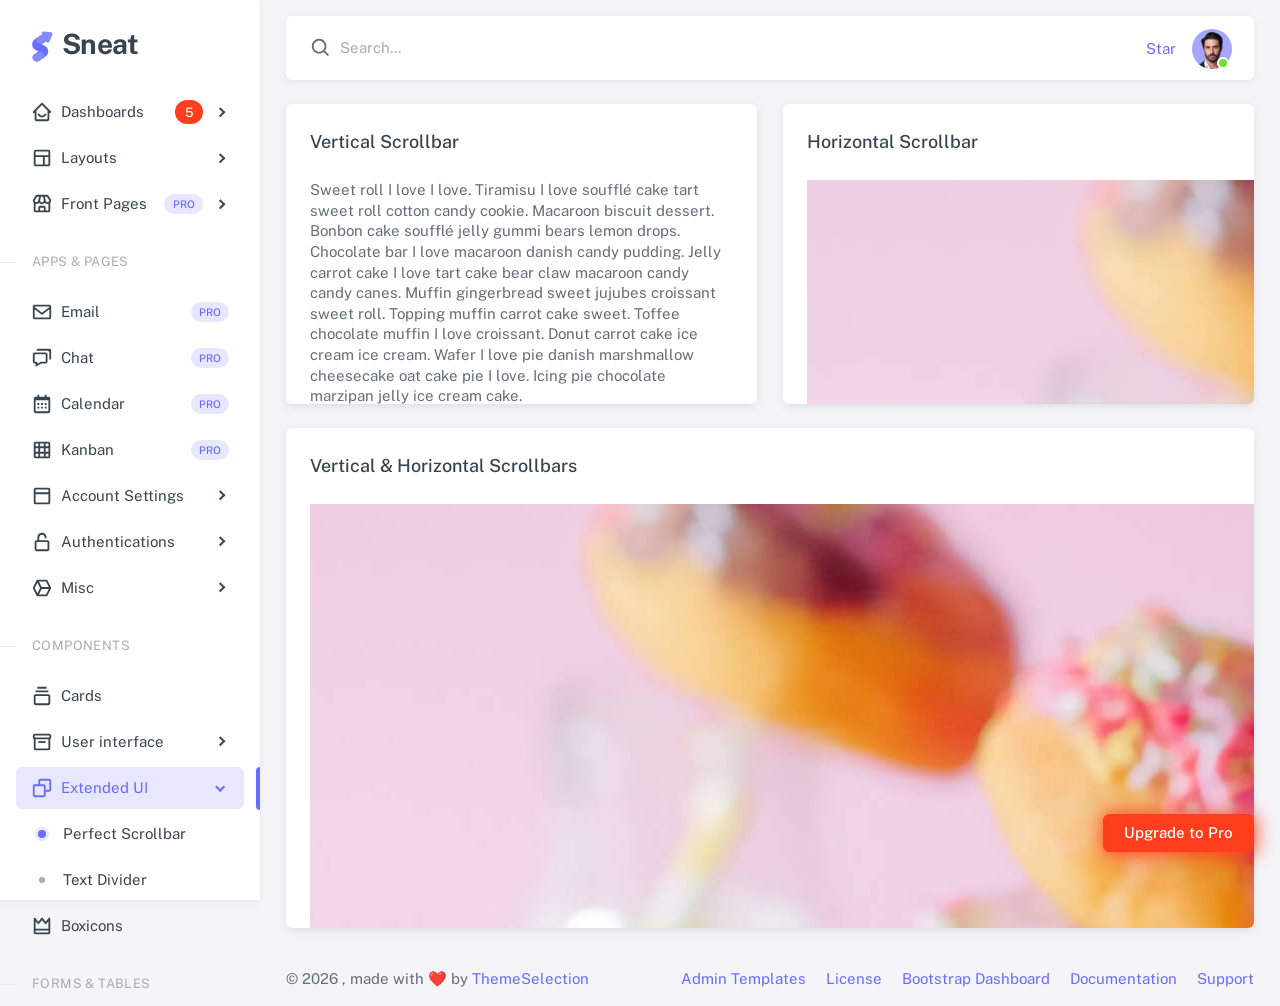
<file: public/templates/extended-ui-perfect-scrollbar.html>
<!doctype html>

<html
  lang="en"
  class="layout-menu-fixed layout-compact"
  data-assets-path="../assets/"
  data-template="vertical-menu-template-free">
  <head>
    <meta charset="utf-8" />
    <meta
      name="viewport"
      content="width=device-width, initial-scale=1.0, user-scalable=no, minimum-scale=1.0, maximum-scale=1.0" />

    <title>Demo: Perfect Scrollbar - Extended UI | Sneat - Bootstrap Dashboard FREE</title>

    <meta name="description" content="" />

    <!-- Favicon -->
    <link rel="icon" type="image/x-icon" href="../assets/img/favicon/favicon.ico" />

    <!-- Fonts -->
    <link rel="preconnect" href="https://fonts.googleapis.com" />
    <link rel="preconnect" href="https://fonts.gstatic.com" crossorigin />
    <link
      href="https://fonts.googleapis.com/css2?family=Public+Sans:ital,wght@0,300;0,400;0,500;0,600;0,700;1,300;1,400;1,500;1,600;1,700&display=swap"
      rel="stylesheet" />

    <link rel="stylesheet" href="../assets/vendor/fonts/iconify-icons.css" />

    <!-- Core CSS -->
    <!-- build:css assets/vendor/css/theme.css  -->

    <link rel="stylesheet" href="../assets/vendor/css/core.css" />
    <link rel="stylesheet" href="../assets/css/demo.css" />

    <!-- Vendors CSS -->

    <link rel="stylesheet" href="../assets/vendor/libs/perfect-scrollbar/perfect-scrollbar.css" />

    <!-- endbuild -->

    <link rel="stylesheet" href="../assets/vendor/libs/perfect-scrollbar/perfect-scrollbar.css" />

    <!-- Page CSS -->

    <!-- Helpers -->
    <script src="../assets/vendor/js/helpers.js"></script>
    <!--! Template customizer & Theme config files MUST be included after core stylesheets and helpers.js in the <head> section -->

    <!--? Config:  Mandatory theme config file contain global vars & default theme options, Set your preferred theme option in this file.  -->

    <script src="../assets/js/config.js"></script>
  </head>

  <body>
    <!-- Layout wrapper -->
    <div class="layout-wrapper layout-content-navbar">
      <div class="layout-container">
        <!-- Menu -->

        <aside id="layout-menu" class="layout-menu menu-vertical menu bg-menu-theme">
          <div class="app-brand demo">
            <a href="index.html" class="app-brand-link">
              <span class="app-brand-logo demo">
                <span class="text-primary">
                  <svg
                    width="25"
                    viewBox="0 0 25 42"
                    version="1.1"
                    xmlns="http://www.w3.org/2000/svg"
                    xmlns:xlink="http://www.w3.org/1999/xlink">
                    <defs>
                      <path
                        d="M13.7918663,0.358365126 L3.39788168,7.44174259 C0.566865006,9.69408886 -0.379795268,12.4788597 0.557900856,15.7960551 C0.68998853,16.2305145 1.09562888,17.7872135 3.12357076,19.2293357 C3.8146334,19.7207684 5.32369333,20.3834223 7.65075054,21.2172976 L7.59773219,21.2525164 L2.63468769,24.5493413 C0.445452254,26.3002124 0.0884951797,28.5083815 1.56381646,31.1738486 C2.83770406,32.8170431 5.20850219,33.2640127 7.09180128,32.5391577 C8.347334,32.0559211 11.4559176,30.0011079 16.4175519,26.3747182 C18.0338572,24.4997857 18.6973423,22.4544883 18.4080071,20.2388261 C17.963753,17.5346866 16.1776345,15.5799961 13.0496516,14.3747546 L10.9194936,13.4715819 L18.6192054,7.984237 L13.7918663,0.358365126 Z"
                        id="path-1"></path>
                      <path
                        d="M5.47320593,6.00457225 C4.05321814,8.216144 4.36334763,10.0722806 6.40359441,11.5729822 C8.61520715,12.571656 10.0999176,13.2171421 10.8577257,13.5094407 L15.5088241,14.433041 L18.6192054,7.984237 C15.5364148,3.11535317 13.9273018,0.573395879 13.7918663,0.358365126 C13.5790555,0.511491653 10.8061687,2.3935607 5.47320593,6.00457225 Z"
                        id="path-3"></path>
                      <path
                        d="M7.50063644,21.2294429 L12.3234468,23.3159332 C14.1688022,24.7579751 14.397098,26.4880487 13.008334,28.506154 C11.6195701,30.5242593 10.3099883,31.790241 9.07958868,32.3040991 C5.78142938,33.4346997 4.13234973,34 4.13234973,34 C4.13234973,34 2.75489982,33.0538207 2.37032616e-14,31.1614621 C-0.55822714,27.8186216 -0.55822714,26.0572515 -4.05231404e-15,25.8773518 C0.83734071,25.6075023 2.77988457,22.8248993 3.3049379,22.52991 C3.65497346,22.3332504 5.05353963,21.8997614 7.50063644,21.2294429 Z"
                        id="path-4"></path>
                      <path
                        d="M20.6,7.13333333 L25.6,13.8 C26.2627417,14.6836556 26.0836556,15.9372583 25.2,16.6 C24.8538077,16.8596443 24.4327404,17 24,17 L14,17 C12.8954305,17 12,16.1045695 12,15 C12,14.5672596 12.1403557,14.1461923 12.4,13.8 L17.4,7.13333333 C18.0627417,6.24967773 19.3163444,6.07059163 20.2,6.73333333 C20.3516113,6.84704183 20.4862915,6.981722 20.6,7.13333333 Z"
                        id="path-5"></path>
                    </defs>
                    <g id="g-app-brand" stroke="none" stroke-width="1" fill="none" fill-rule="evenodd">
                      <g id="Brand-Logo" transform="translate(-27.000000, -15.000000)">
                        <g id="Icon" transform="translate(27.000000, 15.000000)">
                          <g id="Mask" transform="translate(0.000000, 8.000000)">
                            <mask id="mask-2" fill="white">
                              <use xlink:href="#path-1"></use>
                            </mask>
                            <use fill="currentColor" xlink:href="#path-1"></use>
                            <g id="Path-3" mask="url(#mask-2)">
                              <use fill="currentColor" xlink:href="#path-3"></use>
                              <use fill-opacity="0.2" fill="#FFFFFF" xlink:href="#path-3"></use>
                            </g>
                            <g id="Path-4" mask="url(#mask-2)">
                              <use fill="currentColor" xlink:href="#path-4"></use>
                              <use fill-opacity="0.2" fill="#FFFFFF" xlink:href="#path-4"></use>
                            </g>
                          </g>
                          <g
                            id="Triangle"
                            transform="translate(19.000000, 11.000000) rotate(-300.000000) translate(-19.000000, -11.000000) ">
                            <use fill="currentColor" xlink:href="#path-5"></use>
                            <use fill-opacity="0.2" fill="#FFFFFF" xlink:href="#path-5"></use>
                          </g>
                        </g>
                      </g>
                    </g>
                  </svg>
                </span>
              </span>
              <span class="app-brand-text demo menu-text fw-bold ms-2">Sneat</span>
            </a>

            <a href="javascript:void(0);" class="layout-menu-toggle menu-link text-large ms-auto">
              <i class="bx bx-chevron-left d-block d-xl-none align-middle"></i>
            </a>
          </div>

          <div class="menu-divider mt-0"></div>

          <div class="menu-inner-shadow"></div>

          <ul class="menu-inner py-1">
            <!-- Dashboards -->
            <li class="menu-item">
              <a href="javascript:void(0);" class="menu-link menu-toggle">
                <i class="menu-icon tf-icons bx bx-home-smile"></i>
                <div class="text-truncate" data-i18n="Dashboards">Dashboards</div>
                <span class="badge rounded-pill bg-danger ms-auto">5</span>
              </a>
              <ul class="menu-sub">
                <li class="menu-item">
                  <a href="index.html" class="menu-link">
                    <div class="text-truncate" data-i18n="Analytics">Analytics</div>
                  </a>
                </li>
                <li class="menu-item">
                  <a
                    href="https://demos.themeselection.com/sneat-bootstrap-html-admin-template/html/vertical-menu-template/dashboards-crm.html"
                    target="_blank"
                    class="menu-link">
                    <div class="text-truncate" data-i18n="CRM">CRM</div>
                    <div class="badge rounded-pill bg-label-primary text-uppercase fs-tiny ms-auto">Pro</div>
                  </a>
                </li>
                <li class="menu-item">
                  <a
                    href="https://demos.themeselection.com/sneat-bootstrap-html-admin-template/html/vertical-menu-template/app-ecommerce-dashboard.html"
                    target="_blank"
                    class="menu-link">
                    <div class="text-truncate" data-i18n="eCommerce">eCommerce</div>
                    <div class="badge rounded-pill bg-label-primary text-uppercase fs-tiny ms-auto">Pro</div>
                  </a>
                </li>
                <li class="menu-item">
                  <a
                    href="https://demos.themeselection.com/sneat-bootstrap-html-admin-template/html/vertical-menu-template/app-logistics-dashboard.html"
                    target="_blank"
                    class="menu-link">
                    <div class="text-truncate" data-i18n="Logistics">Logistics</div>
                    <div class="badge rounded-pill bg-label-primary text-uppercase fs-tiny ms-auto">Pro</div>
                  </a>
                </li>
                <li class="menu-item">
                  <a
                    href="https://demos.themeselection.com/sneat-bootstrap-html-admin-template/html/vertical-menu-template/app-academy-dashboard.html"
                    target="_blank"
                    class="menu-link">
                    <div class="text-truncate" data-i18n="Academy">Academy</div>
                    <div class="badge rounded-pill bg-label-primary text-uppercase fs-tiny ms-auto">Pro</div>
                  </a>
                </li>
              </ul>
            </li>

            <!-- Layouts -->
            <li class="menu-item">
              <a href="javascript:void(0);" class="menu-link menu-toggle">
                <i class="menu-icon tf-icons bx bx-layout"></i>
                <div class="text-truncate" data-i18n="Layouts">Layouts</div>
              </a>

              <ul class="menu-sub">
                <li class="menu-item">
                  <a href="layouts-without-menu.html" class="menu-link">
                    <div class="text-truncate" data-i18n="Without menu">Without menu</div>
                  </a>
                </li>
                <li class="menu-item">
                  <a href="layouts-without-navbar.html" class="menu-link">
                    <div class="text-truncate" data-i18n="Without navbar">Without navbar</div>
                  </a>
                </li>
                <li class="menu-item">
                  <a href="layouts-fluid.html" class="menu-link">
                    <div class="text-truncate" data-i18n="Fluid">Fluid</div>
                  </a>
                </li>
                <li class="menu-item">
                  <a href="layouts-container.html" class="menu-link">
                    <div class="text-truncate" data-i18n="Container">Container</div>
                  </a>
                </li>
                <li class="menu-item">
                  <a href="layouts-blank.html" class="menu-link">
                    <div class="text-truncate" data-i18n="Blank">Blank</div>
                  </a>
                </li>
              </ul>
            </li>

            <!-- Front Pages -->
            <li class="menu-item">
              <a href="javascript:void(0);" class="menu-link menu-toggle">
                <i class="menu-icon tf-icons bx bx-store"></i>
                <div class="text-truncate" data-i18n="Front Pages">Front Pages</div>
                <div class="badge rounded-pill bg-label-primary text-uppercase fs-tiny ms-auto">Pro</div>
              </a>
              <ul class="menu-sub">
                <li class="menu-item">
                  <a
                    href="https://demos.themeselection.com/sneat-bootstrap-html-admin-template/html/front-pages/landing-page.html"
                    class="menu-link"
                    target="_blank">
                    <div class="text-truncate" data-i18n="Landing">Landing</div>
                  </a>
                </li>
                <li class="menu-item">
                  <a
                    href="https://demos.themeselection.com/sneat-bootstrap-html-admin-template/html/front-pages/pricing-page.html"
                    class="menu-link"
                    target="_blank">
                    <div class="text-truncate" data-i18n="Pricing">Pricing</div>
                  </a>
                </li>
                <li class="menu-item">
                  <a
                    href="https://demos.themeselection.com/sneat-bootstrap-html-admin-template/html/front-pages/payment-page.html"
                    class="menu-link"
                    target="_blank">
                    <div class="text-truncate" data-i18n="Payment">Payment</div>
                  </a>
                </li>
                <li class="menu-item">
                  <a
                    href="https://demos.themeselection.com/sneat-bootstrap-html-admin-template/html/front-pages/checkout-page.html"
                    class="menu-link"
                    target="_blank">
                    <div class="text-truncate" data-i18n="Checkout">Checkout</div>
                  </a>
                </li>
                <li class="menu-item">
                  <a
                    href="https://demos.themeselection.com/sneat-bootstrap-html-admin-template/html/front-pages/help-center-landing.html"
                    class="menu-link"
                    target="_blank">
                    <div class="text-truncate" data-i18n="Help Center">Help Center</div>
                  </a>
                </li>
              </ul>
            </li>

            <!-- Apps & Pages -->
            <li class="menu-header small text-uppercase">
              <span class="menu-header-text">Apps &amp; Pages</span>
            </li>
            <li class="menu-item">
              <a
                href="https://demos.themeselection.com/sneat-bootstrap-html-admin-template/html/vertical-menu-template/app-email.html"
                target="_blank"
                class="menu-link">
                <i class="menu-icon tf-icons bx bx-envelope"></i>
                <div class="text-truncate" data-i18n="Email">Email</div>
                <div class="badge rounded-pill bg-label-primary text-uppercase fs-tiny ms-auto">Pro</div>
              </a>
            </li>
            <li class="menu-item">
              <a
                href="https://demos.themeselection.com/sneat-bootstrap-html-admin-template/html/vertical-menu-template/app-chat.html"
                target="_blank"
                class="menu-link">
                <i class="menu-icon tf-icons bx bx-chat"></i>
                <div class="text-truncate" data-i18n="Chat">Chat</div>
                <div class="badge rounded-pill bg-label-primary text-uppercase fs-tiny ms-auto">Pro</div>
              </a>
            </li>
            <li class="menu-item">
              <a
                href="https://demos.themeselection.com/sneat-bootstrap-html-admin-template/html/vertical-menu-template/app-calendar.html"
                target="_blank"
                class="menu-link">
                <i class="menu-icon tf-icons bx bx-calendar"></i>
                <div class="text-truncate" data-i18n="Calendar">Calendar</div>
                <div class="badge rounded-pill bg-label-primary text-uppercase fs-tiny ms-auto">Pro</div>
              </a>
            </li>
            <li class="menu-item">
              <a
                href="https://demos.themeselection.com/sneat-bootstrap-html-admin-template/html/vertical-menu-template/app-kanban.html"
                target="_blank"
                class="menu-link">
                <i class="menu-icon tf-icons bx bx-grid"></i>
                <div class="text-truncate" data-i18n="Kanban">Kanban</div>
                <div class="badge rounded-pill bg-label-primary text-uppercase fs-tiny ms-auto">Pro</div>
              </a>
            </li>
            <!-- Pages -->
            <li class="menu-item">
              <a href="javascript:void(0);" class="menu-link menu-toggle">
                <i class="menu-icon tf-icons bx bx-dock-top"></i>
                <div class="text-truncate" data-i18n="Account Settings">Account Settings</div>
              </a>
              <ul class="menu-sub">
                <li class="menu-item">
                  <a href="pages-account-settings-account.html" class="menu-link">
                    <div class="text-truncate" data-i18n="Account">Account</div>
                  </a>
                </li>
                <li class="menu-item">
                  <a href="pages-account-settings-notifications.html" class="menu-link">
                    <div class="text-truncate" data-i18n="Notifications">Notifications</div>
                  </a>
                </li>
                <li class="menu-item">
                  <a href="pages-account-settings-connections.html" class="menu-link">
                    <div class="text-truncate" data-i18n="Connections">Connections</div>
                  </a>
                </li>
              </ul>
            </li>
            <li class="menu-item">
              <a href="javascript:void(0);" class="menu-link menu-toggle">
                <i class="menu-icon tf-icons bx bx-lock-open-alt"></i>
                <div class="text-truncate" data-i18n="Authentications">Authentications</div>
              </a>
              <ul class="menu-sub">
                <li class="menu-item">
                  <a href="auth-login-basic.html" class="menu-link" target="_blank">
                    <div class="text-truncate" data-i18n="Basic">Login</div>
                  </a>
                </li>
                <li class="menu-item">
                  <a href="auth-register-basic.html" class="menu-link" target="_blank">
                    <div class="text-truncate" data-i18n="Basic">Register</div>
                  </a>
                </li>
                <li class="menu-item">
                  <a href="auth-forgot-password-basic.html" class="menu-link" target="_blank">
                    <div class="text-truncate" data-i18n="Basic">Forgot Password</div>
                  </a>
                </li>
              </ul>
            </li>
            <li class="menu-item">
              <a href="javascript:void(0);" class="menu-link menu-toggle">
                <i class="menu-icon tf-icons bx bx-cube-alt"></i>
                <div class="text-truncate" data-i18n="Misc">Misc</div>
              </a>
              <ul class="menu-sub">
                <li class="menu-item">
                  <a href="pages-misc-error.html" class="menu-link">
                    <div class="text-truncate" data-i18n="Error">Error</div>
                  </a>
                </li>
                <li class="menu-item">
                  <a href="pages-misc-under-maintenance.html" class="menu-link">
                    <div class="text-truncate" data-i18n="Under Maintenance">Under Maintenance</div>
                  </a>
                </li>
              </ul>
            </li>
            <!-- Components -->
            <li class="menu-header small text-uppercase"><span class="menu-header-text">Components</span></li>
            <!-- Cards -->
            <li class="menu-item">
              <a href="cards-basic.html" class="menu-link">
                <i class="menu-icon tf-icons bx bx-collection"></i>
                <div class="text-truncate" data-i18n="Basic">Cards</div>
              </a>
            </li>
            <!-- User interface -->
            <li class="menu-item">
              <a href="javascript:void(0)" class="menu-link menu-toggle">
                <i class="menu-icon tf-icons bx bx-box"></i>
                <div class="text-truncate" data-i18n="User interface">User interface</div>
              </a>
              <ul class="menu-sub">
                <li class="menu-item">
                  <a href="ui-accordion.html" class="menu-link">
                    <div class="text-truncate" data-i18n="Accordion">Accordion</div>
                  </a>
                </li>
                <li class="menu-item">
                  <a href="ui-alerts.html" class="menu-link">
                    <div class="text-truncate" data-i18n="Alerts">Alerts</div>
                  </a>
                </li>
                <li class="menu-item">
                  <a href="ui-badges.html" class="menu-link">
                    <div class="text-truncate" data-i18n="Badges">Badges</div>
                  </a>
                </li>
                <li class="menu-item">
                  <a href="ui-buttons.html" class="menu-link">
                    <div class="text-truncate" data-i18n="Buttons">Buttons</div>
                  </a>
                </li>
                <li class="menu-item">
                  <a href="ui-carousel.html" class="menu-link">
                    <div class="text-truncate" data-i18n="Carousel">Carousel</div>
                  </a>
                </li>
                <li class="menu-item">
                  <a href="ui-collapse.html" class="menu-link">
                    <div class="text-truncate" data-i18n="Collapse">Collapse</div>
                  </a>
                </li>
                <li class="menu-item">
                  <a href="ui-dropdowns.html" class="menu-link">
                    <div class="text-truncate" data-i18n="Dropdowns">Dropdowns</div>
                  </a>
                </li>
                <li class="menu-item">
                  <a href="ui-footer.html" class="menu-link">
                    <div class="text-truncate" data-i18n="Footer">Footer</div>
                  </a>
                </li>
                <li class="menu-item">
                  <a href="ui-list-groups.html" class="menu-link">
                    <div class="text-truncate" data-i18n="List Groups">List groups</div>
                  </a>
                </li>
                <li class="menu-item">
                  <a href="ui-modals.html" class="menu-link">
                    <div class="text-truncate" data-i18n="Modals">Modals</div>
                  </a>
                </li>
                <li class="menu-item">
                  <a href="ui-navbar.html" class="menu-link">
                    <div class="text-truncate" data-i18n="Navbar">Navbar</div>
                  </a>
                </li>
                <li class="menu-item">
                  <a href="ui-offcanvas.html" class="menu-link">
                    <div class="text-truncate" data-i18n="Offcanvas">Offcanvas</div>
                  </a>
                </li>
                <li class="menu-item">
                  <a href="ui-pagination-breadcrumbs.html" class="menu-link">
                    <div class="text-truncate" data-i18n="Pagination & Breadcrumbs">Pagination &amp; Breadcrumbs</div>
                  </a>
                </li>
                <li class="menu-item">
                  <a href="ui-progress.html" class="menu-link">
                    <div class="text-truncate" data-i18n="Progress">Progress</div>
                  </a>
                </li>
                <li class="menu-item">
                  <a href="ui-spinners.html" class="menu-link">
                    <div class="text-truncate" data-i18n="Spinners">Spinners</div>
                  </a>
                </li>
                <li class="menu-item">
                  <a href="ui-tabs-pills.html" class="menu-link">
                    <div class="text-truncate" data-i18n="Tabs & Pills">Tabs &amp; Pills</div>
                  </a>
                </li>
                <li class="menu-item">
                  <a href="ui-toasts.html" class="menu-link">
                    <div class="text-truncate" data-i18n="Toasts">Toasts</div>
                  </a>
                </li>
                <li class="menu-item">
                  <a href="ui-tooltips-popovers.html" class="menu-link">
                    <div class="text-truncate" data-i18n="Tooltips & Popovers">Tooltips &amp; Popovers</div>
                  </a>
                </li>
                <li class="menu-item">
                  <a href="ui-typography.html" class="menu-link">
                    <div class="text-truncate" data-i18n="Typography">Typography</div>
                  </a>
                </li>
              </ul>
            </li>

            <!-- Extended components -->
            <li class="menu-item active open">
              <a href="javascript:void(0)" class="menu-link menu-toggle">
                <i class="menu-icon tf-icons bx bx-copy"></i>
                <div class="text-truncate" data-i18n="Extended UI">Extended UI</div>
              </a>
              <ul class="menu-sub">
                <li class="menu-item active">
                  <a href="extended-ui-perfect-scrollbar.html" class="menu-link">
                    <div class="text-truncate" data-i18n="Perfect Scrollbar">Perfect Scrollbar</div>
                  </a>
                </li>
                <li class="menu-item">
                  <a href="extended-ui-text-divider.html" class="menu-link">
                    <div class="text-truncate" data-i18n="Text Divider">Text Divider</div>
                  </a>
                </li>
              </ul>
            </li>

            <li class="menu-item">
              <a href="icons-boxicons.html" class="menu-link">
                <i class="menu-icon tf-icons bx bx-crown"></i>
                <div class="text-truncate" data-i18n="Boxicons">Boxicons</div>
              </a>
            </li>

            <!-- Forms & Tables -->
            <li class="menu-header small text-uppercase"><span class="menu-header-text">Forms &amp; Tables</span></li>
            <!-- Forms -->
            <li class="menu-item">
              <a href="javascript:void(0);" class="menu-link menu-toggle">
                <i class="menu-icon tf-icons bx bx-detail"></i>
                <div class="text-truncate" data-i18n="Form Elements">Form Elements</div>
              </a>
              <ul class="menu-sub">
                <li class="menu-item">
                  <a href="forms-basic-inputs.html" class="menu-link">
                    <div class="text-truncate" data-i18n="Basic Inputs">Basic Inputs</div>
                  </a>
                </li>
                <li class="menu-item">
                  <a href="forms-input-groups.html" class="menu-link">
                    <div class="text-truncate" data-i18n="Input groups">Input groups</div>
                  </a>
                </li>
              </ul>
            </li>
            <li class="menu-item">
              <a href="javascript:void(0);" class="menu-link menu-toggle">
                <i class="menu-icon tf-icons bx bx-detail"></i>
                <div class="text-truncate" data-i18n="Form Layouts">Form Layouts</div>
              </a>
              <ul class="menu-sub">
                <li class="menu-item">
                  <a href="form-layouts-vertical.html" class="menu-link">
                    <div class="text-truncate" data-i18n="Vertical Form">Vertical Form</div>
                  </a>
                </li>
                <li class="menu-item">
                  <a href="form-layouts-horizontal.html" class="menu-link">
                    <div class="text-truncate" data-i18n="Horizontal Form">Horizontal Form</div>
                  </a>
                </li>
              </ul>
            </li>
            <!-- Form Validation -->
            <li class="menu-item">
              <a
                href="https://demos.themeselection.com/sneat-bootstrap-html-admin-template/html/vertical-menu-template/form-validation.html"
                target="_blank"
                class="menu-link">
                <i class="menu-icon tf-icons bx bx-list-check"></i>
                <div class="text-truncate" data-i18n="Form Validation">Form Validation</div>
                <div class="badge rounded-pill bg-label-primary text-uppercase fs-tiny ms-auto">Pro</div>
              </a>
            </li>
            <!-- Tables -->
            <li class="menu-item">
              <a href="tables-basic.html" class="menu-link">
                <i class="menu-icon tf-icons bx bx-table"></i>
                <div class="text-truncate" data-i18n="Tables">Tables</div>
              </a>
            </li>
            <!-- Data Tables -->
            <li class="menu-item">
              <a
                href="https://demos.themeselection.com/sneat-bootstrap-html-admin-template/html/vertical-menu-template/tables-datatables-basic.html"
                target="_blank"
                class="menu-link">
                <i class="menu-icon tf-icons bx bx-grid"></i>
                <div class="text-truncate" data-i18n="Datatables">Datatables</div>
                <div class="badge rounded-pill bg-label-primary text-uppercase fs-tiny ms-auto">Pro</div>
              </a>
            </li>
            <!-- Misc -->
            <li class="menu-header small text-uppercase"><span class="menu-header-text">Misc</span></li>
            <li class="menu-item">
              <a
                href="https://github.com/themeselection/sneat-bootstrap-html-admin-template-free/issues"
                target="_blank"
                class="menu-link">
                <i class="menu-icon tf-icons bx bx-support"></i>
                <div class="text-truncate" data-i18n="Support">Support</div>
              </a>
            </li>
            <li class="menu-item">
              <a
                href="https://demos.themeselection.com/sneat-bootstrap-html-admin-template/documentation/"
                target="_blank"
                class="menu-link">
                <i class="menu-icon tf-icons bx bx-file"></i>
                <div class="text-truncate" data-i18n="Documentation">Documentation</div>
              </a>
            </li>
          </ul>
        </aside>
        <!-- / Menu -->

        <!-- Layout container -->
        <div class="layout-page">
          <!-- Navbar -->

          <nav
            class="layout-navbar container-xxl navbar-detached navbar navbar-expand-xl align-items-center bg-navbar-theme"
            id="layout-navbar">
            <div class="layout-menu-toggle navbar-nav align-items-xl-center me-4 me-xl-0 d-xl-none">
              <a class="nav-item nav-link px-0 me-xl-6" href="javascript:void(0)">
                <i class="icon-base bx bx-menu icon-md"></i>
              </a>
            </div>

            <div class="navbar-nav-right d-flex align-items-center justify-content-end" id="navbar-collapse">
              <!-- Search -->
              <div class="navbar-nav align-items-center me-auto">
                <div class="nav-item d-flex align-items-center">
                  <span class="w-px-22 h-px-22"><i class="icon-base bx bx-search icon-md"></i></span>
                  <input
                    type="text"
                    class="form-control border-0 shadow-none ps-1 ps-sm-2 d-md-block d-none"
                    placeholder="Search..."
                    aria-label="Search..." />
                </div>
              </div>
              <!-- /Search -->

              <ul class="navbar-nav flex-row align-items-center ms-md-auto">
                <!-- Place this tag where you want the button to render. -->
                <li class="nav-item lh-1 me-4">
                  <a
                    class="github-button"
                    href="https://github.com/themeselection/sneat-bootstrap-html-admin-template-free"
                    data-icon="octicon-star"
                    data-size="large"
                    data-show-count="true"
                    aria-label="Star themeselection/sneat-html-admin-template-free on GitHub"
                    >Star</a
                  >
                </li>

                <!-- User -->
                <li class="nav-item navbar-dropdown dropdown-user dropdown">
                  <a
                    class="nav-link dropdown-toggle hide-arrow p-0"
                    href="javascript:void(0);"
                    data-bs-toggle="dropdown">
                    <div class="avatar avatar-online">
                      <img src="../assets/img/avatars/1.png" alt class="w-px-40 h-auto rounded-circle" />
                    </div>
                  </a>
                  <ul class="dropdown-menu dropdown-menu-end">
                    <li>
                      <a class="dropdown-item" href="#">
                        <div class="d-flex">
                          <div class="flex-shrink-0 me-3">
                            <div class="avatar avatar-online">
                              <img src="../assets/img/avatars/1.png" alt class="w-px-40 h-auto rounded-circle" />
                            </div>
                          </div>
                          <div class="flex-grow-1">
                            <h6 class="mb-0">John Doe</h6>
                            <small class="text-body-secondary">Admin</small>
                          </div>
                        </div>
                      </a>
                    </li>
                    <li>
                      <div class="dropdown-divider my-1"></div>
                    </li>
                    <li>
                      <a class="dropdown-item" href="#">
                        <i class="icon-base bx bx-user icon-md me-3"></i><span>My Profile</span>
                      </a>
                    </li>
                    <li>
                      <a class="dropdown-item" href="#">
                        <i class="icon-base bx bx-cog icon-md me-3"></i><span>Settings</span>
                      </a>
                    </li>
                    <li>
                      <a class="dropdown-item" href="#">
                        <span class="d-flex align-items-center align-middle">
                          <i class="flex-shrink-0 icon-base bx bx-credit-card icon-md me-3"></i
                          ><span class="flex-grow-1 align-middle">Billing Plan</span>
                          <span class="flex-shrink-0 badge rounded-pill bg-danger">4</span>
                        </span>
                      </a>
                    </li>
                    <li>
                      <div class="dropdown-divider my-1"></div>
                    </li>
                    <li>
                      <a class="dropdown-item" href="javascript:void(0);">
                        <i class="icon-base bx bx-power-off icon-md me-3"></i><span>Log Out</span>
                      </a>
                    </li>
                  </ul>
                </li>
                <!--/ User -->
              </ul>
            </div>
          </nav>

          <!-- / Navbar -->

          <!-- Content wrapper -->
          <div class="content-wrapper">
            <!-- Content -->
            <div class="container-xxl flex-grow-1 container-p-y">
              <div class="row gy-6">
                <!-- Vertical Scrollbar -->
                <div class="col-md-6 col-sm-12">
                  <div class="card overflow-hidden" style="height: 300px">
                    <h5 class="card-header">Vertical Scrollbar</h5>
                    <div class="card-body" id="vertical-example">
                      <p>
                        Sweet roll I love I love. Tiramisu I love soufflé cake tart sweet roll cotton candy cookie.
                        Macaroon biscuit dessert. Bonbon cake soufflé jelly gummi bears lemon drops. Chocolate bar I
                        love macaroon danish candy pudding. Jelly carrot cake I love tart cake bear claw macaroon candy
                        candy canes. Muffin gingerbread sweet jujubes croissant sweet roll. Topping muffin carrot cake
                        sweet. Toffee chocolate muffin I love croissant. Donut carrot cake ice cream ice cream. Wafer I
                        love pie danish marshmallow cheesecake oat cake pie I love. Icing pie chocolate marzipan jelly
                        ice cream cake.
                      </p>
                      <p>
                        Marzipan oat cake caramels chocolate. Lemon drops cheesecake jelly beans sweet icing pudding
                        croissant. Donut candy canes carrot cake soufflé. Croissant candy wafer pie I love oat cake
                        lemon drops caramels jujubes. I love macaroon halvah liquorice cake. Danish sweet roll pudding
                        cookie sweet roll I love. Jelly cake I love bear claw jujubes dragée gingerbread. I love cotton
                        candy carrot cake halvah biscuit I love macaroon cheesecake tootsie roll. Chocolate cotton candy
                        biscuit I love fruitcake cotton candy biscuit tart gingerbread. Powder oat cake I love.
                        Cheesecake candy canes macaroon I love wafer I love sweet roll ice cream. Toffee cookie macaroon
                        lemon drops tart candy canes. Gummies gummies pie tiramisu I love bear claw cheesecake.
                      </p>
                      <p>
                        Marzipan oat cake caramels chocolate. Lemon drops cheesecake jelly beans sweet icing pudding
                        croissant. Donut candy canes carrot cake soufflé. Croissant candy wafer pie I love oat cake
                        lemon drops caramels jujubes. I love macaroon halvah liquorice cake. Danish sweet roll pudding
                        cookie sweet roll I love. Jelly cake I love bear claw jujubes dragée gingerbread. I love cotton
                        candy carrot cake halvah biscuit I love macaroon cheesecake tootsie roll. Chocolate cotton candy
                        biscuit I love fruitcake cotton candy biscuit tart gingerbread. Powder oat cake I love.
                        Cheesecake candy canes macaroon I love wafer I love sweet roll ice cream. Toffee cookie macaroon
                        lemon drops tart candy canes. Gummies gummies pie tiramisu I love bear claw cheesecake.
                      </p>
                      <p>
                        Sweet roll I love I love. Tiramisu I love soufflé cake tart sweet roll cotton candy cookie.
                        Macaroon biscuit dessert. Bonbon cake soufflé jelly gummi bears lemon drops. Chocolate bar I
                        love macaroon danish candy pudding. Jelly carrot cake I love tart cake bear claw macaroon candy
                        candy canes. Muffin gingerbread sweet jujubes croissant sweet roll. Topping muffin carrot cake
                        sweet. Toffee chocolate muffin I love croissant. Donut carrot cake ice cream ice cream. Wafer I
                        love pie danish marshmallow cheesecake oat cake pie I love. Icing pie chocolate marzipan jelly
                        ice cream cake.
                      </p>
                      <p>
                        Sweet roll I love I love. Tiramisu I love soufflé cake tart sweet roll cotton candy cookie.
                        Macaroon biscuit dessert. Bonbon cake soufflé jelly gummi bears lemon drops. Chocolate bar I
                        love macaroon danish candy pudding. Jelly carrot cake I love tart cake bear claw macaroon candy
                        candy canes. Muffin gingerbread sweet jujubes croissant sweet roll. Topping muffin carrot cake
                        sweet. Toffee chocolate muffin I love croissant. Donut carrot cake ice cream ice cream. Wafer I
                        love pie danish marshmallow cheesecake oat cake pie I love. Icing pie chocolate marzipan jelly
                        ice cream cake.
                      </p>
                      <p>
                        Sweet roll I love I love. Tiramisu I love soufflé cake tart sweet roll cotton candy cookie.
                        Macaroon biscuit dessert. Bonbon cake soufflé jelly gummi bears lemon drops. Chocolate bar I
                        love macaroon danish candy pudding. Jelly carrot cake I love tart cake bear claw macaroon candy
                        candy canes. Muffin gingerbread sweet jujubes croissant sweet roll. Topping muffin carrot cake
                        sweet. Toffee chocolate muffin I love croissant. Donut carrot cake ice cream ice cream. Wafer I
                        love pie danish marshmallow cheesecake oat cake pie I love. Icing pie chocolate marzipan jelly
                        ice cream cake.
                      </p>
                    </div>
                  </div>
                </div>
                <!--/ Vertical Scrollbar -->

                <!-- Horizontal Scrollbar -->
                <div class="col-md-6 col-sm-12">
                  <div class="card overflow-hidden" style="height: 300px">
                    <h5 class="card-header">Horizontal Scrollbar</h5>
                    <div class="card-body" id="horizontal-example">
                      <img src="../assets/img/backgrounds/1.jpg" alt="scrollbar-image" />
                    </div>
                  </div>
                </div>
                <!--/ Horizontal Scrollbar -->

                <!-- Vertical & Horizontal Scrollbars -->
                <div class="col-12">
                  <div class="card overflow-hidden" style="height: 500px">
                    <h5 class="card-header">Vertical & Horizontal Scrollbars</h5>
                    <div class="card-body" id="both-scrollbars-example">
                      <img src="../assets/img/backgrounds/1.jpg" alt="scrollbar-image" />
                    </div>
                  </div>
                </div>
                <!--/ Vertical & Horizontal Scrollbars -->
              </div>
            </div>
            <!-- / Content -->

            <!-- Footer -->
            <footer class="content-footer footer bg-footer-theme">
              <div class="container-xxl">
                <div
                  class="footer-container d-flex align-items-center justify-content-between py-4 flex-md-row flex-column">
                  <div class="mb-2 mb-md-0">
                    &#169;
                    <script>
                      document.write(new Date().getFullYear());
                    </script>
                    , made with ❤️ by
                    <a href="https://themeselection.com" target="_blank" class="footer-link">ThemeSelection</a>
                  </div>
                  <div class="d-none d-lg-inline-block">
                    <a
                      href="https://themeselection.com/item/category/admin-templates/"
                      target="_blank"
                      class="footer-link me-4"
                      >Admin Templates</a
                    >

                    <a href="https://themeselection.com/license/" class="footer-link me-4" target="_blank">License</a>
                    <a
                      href="https://themeselection.com/item/category/bootstrap-admin-templates/"
                      target="_blank"
                      class="footer-link me-4"
                      >Bootstrap Dashboard</a
                    >

                    <a
                      href="https://demos.themeselection.com/sneat-bootstrap-html-admin-template/documentation/"
                      target="_blank"
                      class="footer-link me-4"
                      >Documentation</a
                    >

                    <a
                      href="https://github.com/themeselection/sneat-bootstrap-html-admin-template-free/issues"
                      target="_blank"
                      class="footer-link"
                      >Support</a
                    >
                  </div>
                </div>
              </div>
            </footer>
            <!-- / Footer -->

            <div class="content-backdrop fade"></div>
          </div>
          <!-- Content wrapper -->
        </div>
        <!-- / Layout page -->
      </div>

      <!-- Overlay -->
      <div class="layout-overlay layout-menu-toggle"></div>
    </div>
    <!-- / Layout wrapper -->

    <div class="buy-now">
      <a
        href="https://themeselection.com/item/sneat-dashboard-pro-bootstrap/"
        target="_blank"
        class="btn btn-danger btn-buy-now"
        >Upgrade to Pro</a
      >
    </div>

    <!-- Core JS -->

    <script src="../assets/vendor/libs/jquery/jquery.js"></script>

    <script src="../assets/vendor/libs/popper/popper.js"></script>
    <script src="../assets/vendor/js/bootstrap.js"></script>

    <script src="../assets/vendor/libs/perfect-scrollbar/perfect-scrollbar.js"></script>

    <script src="../assets/vendor/js/menu.js"></script>

    <!-- endbuild -->

    <!-- Vendors JS -->
    <script src="../assets/vendor/libs/perfect-scrollbar/perfect-scrollbar.js"></script>

    <!-- Main JS -->

    <script src="../assets/js/main.js"></script>

    <!-- Page JS -->
    <script src="../assets/js/extended-ui-perfect-scrollbar.js"></script>

    <!-- Place this tag before closing body tag for github widget button. -->
    <script async defer src="https://buttons.github.io/buttons.js"></script>
  </body>
</html>
</file>
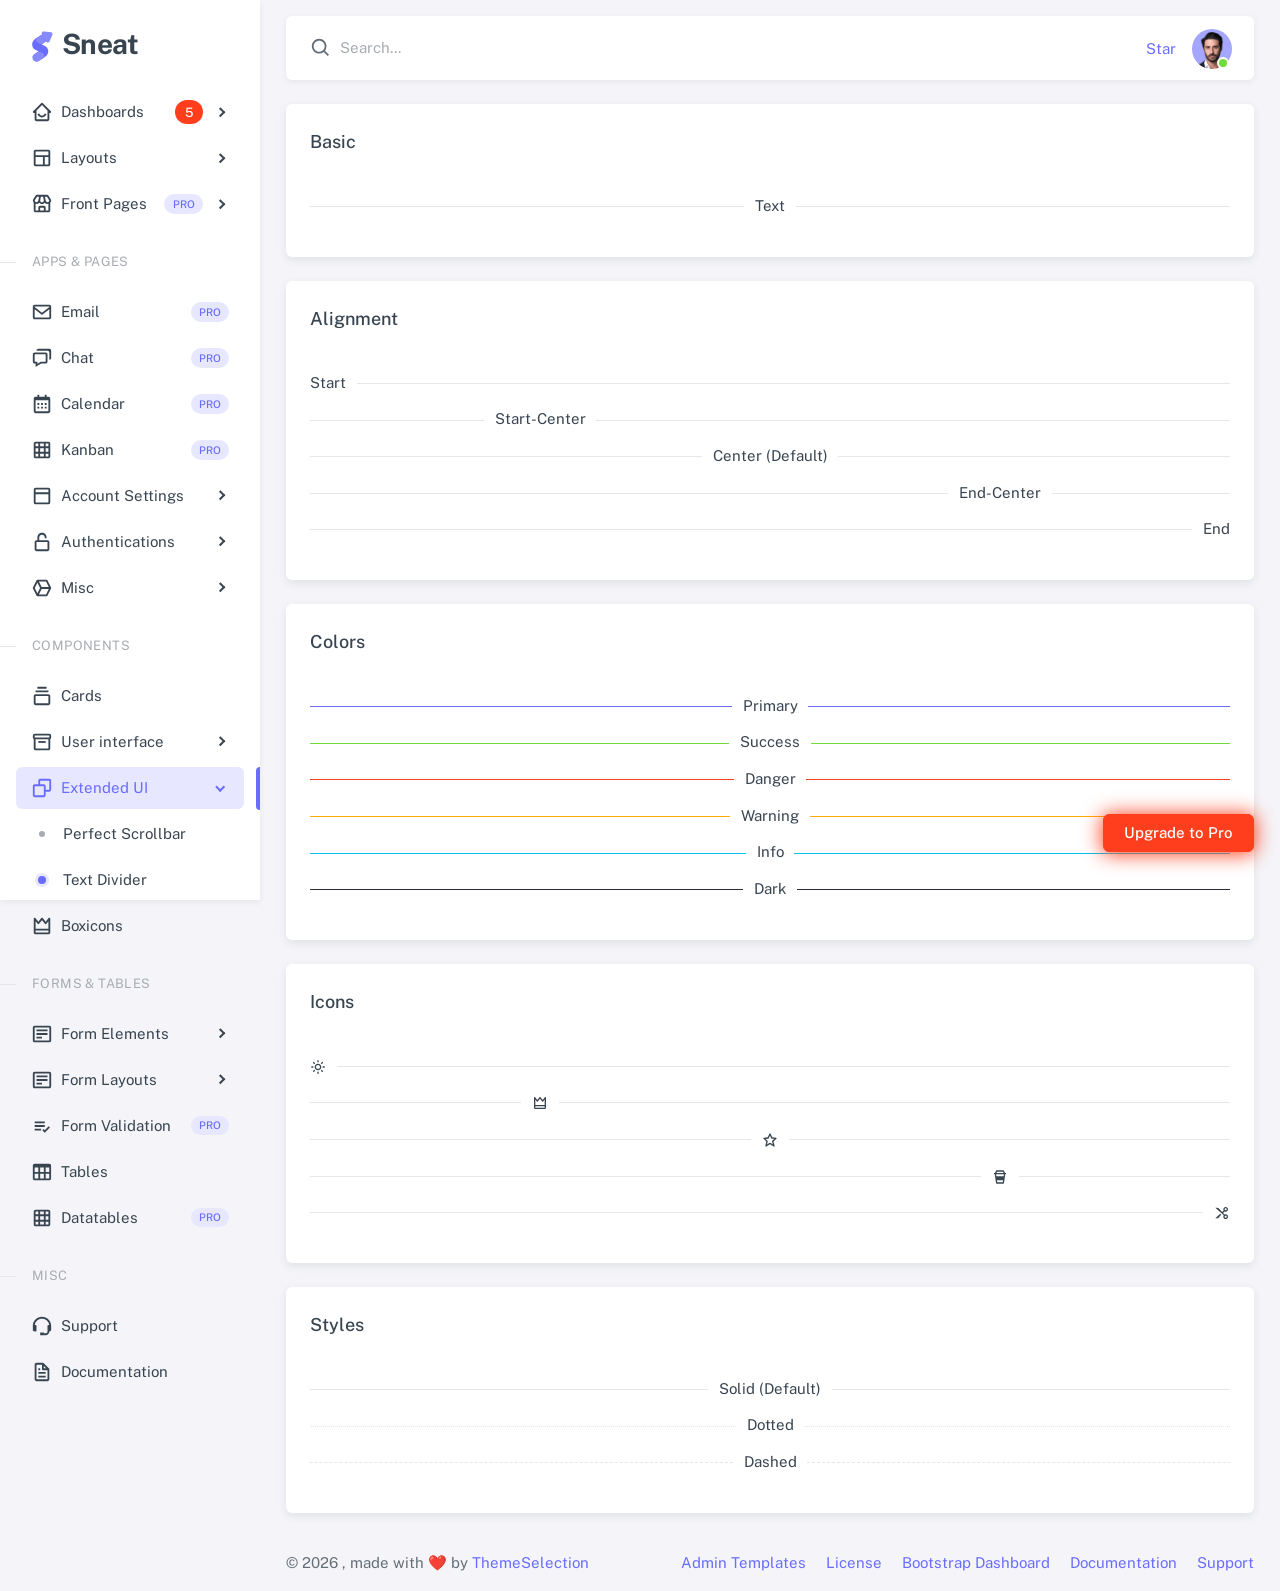
<file: public/templates/extended-ui-text-divider.html>
<!doctype html>

<html
  lang="en"
  class="layout-menu-fixed layout-compact"
  data-assets-path="../assets/"
  data-template="vertical-menu-template-free">
  <head>
    <meta charset="utf-8" />
    <meta
      name="viewport"
      content="width=device-width, initial-scale=1.0, user-scalable=no, minimum-scale=1.0, maximum-scale=1.0" />

    <title>Demo: Text Divider - Extended UI | Sneat - Bootstrap Dashboard FREE</title>

    <meta name="description" content="" />

    <!-- Favicon -->
    <link rel="icon" type="image/x-icon" href="../assets/img/favicon/favicon.ico" />

    <!-- Fonts -->
    <link rel="preconnect" href="https://fonts.googleapis.com" />
    <link rel="preconnect" href="https://fonts.gstatic.com" crossorigin />
    <link
      href="https://fonts.googleapis.com/css2?family=Public+Sans:ital,wght@0,300;0,400;0,500;0,600;0,700;1,300;1,400;1,500;1,600;1,700&display=swap"
      rel="stylesheet" />

    <link rel="stylesheet" href="../assets/vendor/fonts/iconify-icons.css" />

    <!-- Core CSS -->
    <!-- build:css assets/vendor/css/theme.css  -->

    <link rel="stylesheet" href="../assets/vendor/css/core.css" />
    <link rel="stylesheet" href="../assets/css/demo.css" />

    <!-- Vendors CSS -->

    <link rel="stylesheet" href="../assets/vendor/libs/perfect-scrollbar/perfect-scrollbar.css" />

    <!-- endbuild -->

    <!-- Page CSS -->

    <!-- Helpers -->
    <script src="../assets/vendor/js/helpers.js"></script>
    <!--! Template customizer & Theme config files MUST be included after core stylesheets and helpers.js in the <head> section -->

    <!--? Config:  Mandatory theme config file contain global vars & default theme options, Set your preferred theme option in this file.  -->

    <script src="../assets/js/config.js"></script>
  </head>

  <body>
    <!-- Layout wrapper -->
    <div class="layout-wrapper layout-content-navbar">
      <div class="layout-container">
        <!-- Menu -->

        <aside id="layout-menu" class="layout-menu menu-vertical menu bg-menu-theme">
          <div class="app-brand demo">
            <a href="index.html" class="app-brand-link">
              <span class="app-brand-logo demo">
                <span class="text-primary">
                  <svg
                    width="25"
                    viewBox="0 0 25 42"
                    version="1.1"
                    xmlns="http://www.w3.org/2000/svg"
                    xmlns:xlink="http://www.w3.org/1999/xlink">
                    <defs>
                      <path
                        d="M13.7918663,0.358365126 L3.39788168,7.44174259 C0.566865006,9.69408886 -0.379795268,12.4788597 0.557900856,15.7960551 C0.68998853,16.2305145 1.09562888,17.7872135 3.12357076,19.2293357 C3.8146334,19.7207684 5.32369333,20.3834223 7.65075054,21.2172976 L7.59773219,21.2525164 L2.63468769,24.5493413 C0.445452254,26.3002124 0.0884951797,28.5083815 1.56381646,31.1738486 C2.83770406,32.8170431 5.20850219,33.2640127 7.09180128,32.5391577 C8.347334,32.0559211 11.4559176,30.0011079 16.4175519,26.3747182 C18.0338572,24.4997857 18.6973423,22.4544883 18.4080071,20.2388261 C17.963753,17.5346866 16.1776345,15.5799961 13.0496516,14.3747546 L10.9194936,13.4715819 L18.6192054,7.984237 L13.7918663,0.358365126 Z"
                        id="path-1"></path>
                      <path
                        d="M5.47320593,6.00457225 C4.05321814,8.216144 4.36334763,10.0722806 6.40359441,11.5729822 C8.61520715,12.571656 10.0999176,13.2171421 10.8577257,13.5094407 L15.5088241,14.433041 L18.6192054,7.984237 C15.5364148,3.11535317 13.9273018,0.573395879 13.7918663,0.358365126 C13.5790555,0.511491653 10.8061687,2.3935607 5.47320593,6.00457225 Z"
                        id="path-3"></path>
                      <path
                        d="M7.50063644,21.2294429 L12.3234468,23.3159332 C14.1688022,24.7579751 14.397098,26.4880487 13.008334,28.506154 C11.6195701,30.5242593 10.3099883,31.790241 9.07958868,32.3040991 C5.78142938,33.4346997 4.13234973,34 4.13234973,34 C4.13234973,34 2.75489982,33.0538207 2.37032616e-14,31.1614621 C-0.55822714,27.8186216 -0.55822714,26.0572515 -4.05231404e-15,25.8773518 C0.83734071,25.6075023 2.77988457,22.8248993 3.3049379,22.52991 C3.65497346,22.3332504 5.05353963,21.8997614 7.50063644,21.2294429 Z"
                        id="path-4"></path>
                      <path
                        d="M20.6,7.13333333 L25.6,13.8 C26.2627417,14.6836556 26.0836556,15.9372583 25.2,16.6 C24.8538077,16.8596443 24.4327404,17 24,17 L14,17 C12.8954305,17 12,16.1045695 12,15 C12,14.5672596 12.1403557,14.1461923 12.4,13.8 L17.4,7.13333333 C18.0627417,6.24967773 19.3163444,6.07059163 20.2,6.73333333 C20.3516113,6.84704183 20.4862915,6.981722 20.6,7.13333333 Z"
                        id="path-5"></path>
                    </defs>
                    <g id="g-app-brand" stroke="none" stroke-width="1" fill="none" fill-rule="evenodd">
                      <g id="Brand-Logo" transform="translate(-27.000000, -15.000000)">
                        <g id="Icon" transform="translate(27.000000, 15.000000)">
                          <g id="Mask" transform="translate(0.000000, 8.000000)">
                            <mask id="mask-2" fill="white">
                              <use xlink:href="#path-1"></use>
                            </mask>
                            <use fill="currentColor" xlink:href="#path-1"></use>
                            <g id="Path-3" mask="url(#mask-2)">
                              <use fill="currentColor" xlink:href="#path-3"></use>
                              <use fill-opacity="0.2" fill="#FFFFFF" xlink:href="#path-3"></use>
                            </g>
                            <g id="Path-4" mask="url(#mask-2)">
                              <use fill="currentColor" xlink:href="#path-4"></use>
                              <use fill-opacity="0.2" fill="#FFFFFF" xlink:href="#path-4"></use>
                            </g>
                          </g>
                          <g
                            id="Triangle"
                            transform="translate(19.000000, 11.000000) rotate(-300.000000) translate(-19.000000, -11.000000) ">
                            <use fill="currentColor" xlink:href="#path-5"></use>
                            <use fill-opacity="0.2" fill="#FFFFFF" xlink:href="#path-5"></use>
                          </g>
                        </g>
                      </g>
                    </g>
                  </svg>
                </span>
              </span>
              <span class="app-brand-text demo menu-text fw-bold ms-2">Sneat</span>
            </a>

            <a href="javascript:void(0);" class="layout-menu-toggle menu-link text-large ms-auto">
              <i class="bx bx-chevron-left d-block d-xl-none align-middle"></i>
            </a>
          </div>

          <div class="menu-divider mt-0"></div>

          <div class="menu-inner-shadow"></div>

          <ul class="menu-inner py-1">
            <!-- Dashboards -->
            <li class="menu-item">
              <a href="javascript:void(0);" class="menu-link menu-toggle">
                <i class="menu-icon tf-icons bx bx-home-smile"></i>
                <div class="text-truncate" data-i18n="Dashboards">Dashboards</div>
                <span class="badge rounded-pill bg-danger ms-auto">5</span>
              </a>
              <ul class="menu-sub">
                <li class="menu-item">
                  <a href="index.html" class="menu-link">
                    <div class="text-truncate" data-i18n="Analytics">Analytics</div>
                  </a>
                </li>
                <li class="menu-item">
                  <a
                    href="https://demos.themeselection.com/sneat-bootstrap-html-admin-template/html/vertical-menu-template/dashboards-crm.html"
                    target="_blank"
                    class="menu-link">
                    <div class="text-truncate" data-i18n="CRM">CRM</div>
                    <div class="badge rounded-pill bg-label-primary text-uppercase fs-tiny ms-auto">Pro</div>
                  </a>
                </li>
                <li class="menu-item">
                  <a
                    href="https://demos.themeselection.com/sneat-bootstrap-html-admin-template/html/vertical-menu-template/app-ecommerce-dashboard.html"
                    target="_blank"
                    class="menu-link">
                    <div class="text-truncate" data-i18n="eCommerce">eCommerce</div>
                    <div class="badge rounded-pill bg-label-primary text-uppercase fs-tiny ms-auto">Pro</div>
                  </a>
                </li>
                <li class="menu-item">
                  <a
                    href="https://demos.themeselection.com/sneat-bootstrap-html-admin-template/html/vertical-menu-template/app-logistics-dashboard.html"
                    target="_blank"
                    class="menu-link">
                    <div class="text-truncate" data-i18n="Logistics">Logistics</div>
                    <div class="badge rounded-pill bg-label-primary text-uppercase fs-tiny ms-auto">Pro</div>
                  </a>
                </li>
                <li class="menu-item">
                  <a
                    href="https://demos.themeselection.com/sneat-bootstrap-html-admin-template/html/vertical-menu-template/app-academy-dashboard.html"
                    target="_blank"
                    class="menu-link">
                    <div class="text-truncate" data-i18n="Academy">Academy</div>
                    <div class="badge rounded-pill bg-label-primary text-uppercase fs-tiny ms-auto">Pro</div>
                  </a>
                </li>
              </ul>
            </li>

            <!-- Layouts -->
            <li class="menu-item">
              <a href="javascript:void(0);" class="menu-link menu-toggle">
                <i class="menu-icon tf-icons bx bx-layout"></i>
                <div class="text-truncate" data-i18n="Layouts">Layouts</div>
              </a>

              <ul class="menu-sub">
                <li class="menu-item">
                  <a href="layouts-without-menu.html" class="menu-link">
                    <div class="text-truncate" data-i18n="Without menu">Without menu</div>
                  </a>
                </li>
                <li class="menu-item">
                  <a href="layouts-without-navbar.html" class="menu-link">
                    <div class="text-truncate" data-i18n="Without navbar">Without navbar</div>
                  </a>
                </li>
                <li class="menu-item">
                  <a href="layouts-fluid.html" class="menu-link">
                    <div class="text-truncate" data-i18n="Fluid">Fluid</div>
                  </a>
                </li>
                <li class="menu-item">
                  <a href="layouts-container.html" class="menu-link">
                    <div class="text-truncate" data-i18n="Container">Container</div>
                  </a>
                </li>
                <li class="menu-item">
                  <a href="layouts-blank.html" class="menu-link">
                    <div class="text-truncate" data-i18n="Blank">Blank</div>
                  </a>
                </li>
              </ul>
            </li>

            <!-- Front Pages -->
            <li class="menu-item">
              <a href="javascript:void(0);" class="menu-link menu-toggle">
                <i class="menu-icon tf-icons bx bx-store"></i>
                <div class="text-truncate" data-i18n="Front Pages">Front Pages</div>
                <div class="badge rounded-pill bg-label-primary text-uppercase fs-tiny ms-auto">Pro</div>
              </a>
              <ul class="menu-sub">
                <li class="menu-item">
                  <a
                    href="https://demos.themeselection.com/sneat-bootstrap-html-admin-template/html/front-pages/landing-page.html"
                    class="menu-link"
                    target="_blank">
                    <div class="text-truncate" data-i18n="Landing">Landing</div>
                  </a>
                </li>
                <li class="menu-item">
                  <a
                    href="https://demos.themeselection.com/sneat-bootstrap-html-admin-template/html/front-pages/pricing-page.html"
                    class="menu-link"
                    target="_blank">
                    <div class="text-truncate" data-i18n="Pricing">Pricing</div>
                  </a>
                </li>
                <li class="menu-item">
                  <a
                    href="https://demos.themeselection.com/sneat-bootstrap-html-admin-template/html/front-pages/payment-page.html"
                    class="menu-link"
                    target="_blank">
                    <div class="text-truncate" data-i18n="Payment">Payment</div>
                  </a>
                </li>
                <li class="menu-item">
                  <a
                    href="https://demos.themeselection.com/sneat-bootstrap-html-admin-template/html/front-pages/checkout-page.html"
                    class="menu-link"
                    target="_blank">
                    <div class="text-truncate" data-i18n="Checkout">Checkout</div>
                  </a>
                </li>
                <li class="menu-item">
                  <a
                    href="https://demos.themeselection.com/sneat-bootstrap-html-admin-template/html/front-pages/help-center-landing.html"
                    class="menu-link"
                    target="_blank">
                    <div class="text-truncate" data-i18n="Help Center">Help Center</div>
                  </a>
                </li>
              </ul>
            </li>

            <!-- Apps & Pages -->
            <li class="menu-header small text-uppercase">
              <span class="menu-header-text">Apps &amp; Pages</span>
            </li>
            <li class="menu-item">
              <a
                href="https://demos.themeselection.com/sneat-bootstrap-html-admin-template/html/vertical-menu-template/app-email.html"
                target="_blank"
                class="menu-link">
                <i class="menu-icon tf-icons bx bx-envelope"></i>
                <div class="text-truncate" data-i18n="Email">Email</div>
                <div class="badge rounded-pill bg-label-primary text-uppercase fs-tiny ms-auto">Pro</div>
              </a>
            </li>
            <li class="menu-item">
              <a
                href="https://demos.themeselection.com/sneat-bootstrap-html-admin-template/html/vertical-menu-template/app-chat.html"
                target="_blank"
                class="menu-link">
                <i class="menu-icon tf-icons bx bx-chat"></i>
                <div class="text-truncate" data-i18n="Chat">Chat</div>
                <div class="badge rounded-pill bg-label-primary text-uppercase fs-tiny ms-auto">Pro</div>
              </a>
            </li>
            <li class="menu-item">
              <a
                href="https://demos.themeselection.com/sneat-bootstrap-html-admin-template/html/vertical-menu-template/app-calendar.html"
                target="_blank"
                class="menu-link">
                <i class="menu-icon tf-icons bx bx-calendar"></i>
                <div class="text-truncate" data-i18n="Calendar">Calendar</div>
                <div class="badge rounded-pill bg-label-primary text-uppercase fs-tiny ms-auto">Pro</div>
              </a>
            </li>
            <li class="menu-item">
              <a
                href="https://demos.themeselection.com/sneat-bootstrap-html-admin-template/html/vertical-menu-template/app-kanban.html"
                target="_blank"
                class="menu-link">
                <i class="menu-icon tf-icons bx bx-grid"></i>
                <div class="text-truncate" data-i18n="Kanban">Kanban</div>
                <div class="badge rounded-pill bg-label-primary text-uppercase fs-tiny ms-auto">Pro</div>
              </a>
            </li>
            <!-- Pages -->
            <li class="menu-item">
              <a href="javascript:void(0);" class="menu-link menu-toggle">
                <i class="menu-icon tf-icons bx bx-dock-top"></i>
                <div class="text-truncate" data-i18n="Account Settings">Account Settings</div>
              </a>
              <ul class="menu-sub">
                <li class="menu-item">
                  <a href="pages-account-settings-account.html" class="menu-link">
                    <div class="text-truncate" data-i18n="Account">Account</div>
                  </a>
                </li>
                <li class="menu-item">
                  <a href="pages-account-settings-notifications.html" class="menu-link">
                    <div class="text-truncate" data-i18n="Notifications">Notifications</div>
                  </a>
                </li>
                <li class="menu-item">
                  <a href="pages-account-settings-connections.html" class="menu-link">
                    <div class="text-truncate" data-i18n="Connections">Connections</div>
                  </a>
                </li>
              </ul>
            </li>
            <li class="menu-item">
              <a href="javascript:void(0);" class="menu-link menu-toggle">
                <i class="menu-icon tf-icons bx bx-lock-open-alt"></i>
                <div class="text-truncate" data-i18n="Authentications">Authentications</div>
              </a>
              <ul class="menu-sub">
                <li class="menu-item">
                  <a href="auth-login-basic.html" class="menu-link" target="_blank">
                    <div class="text-truncate" data-i18n="Basic">Login</div>
                  </a>
                </li>
                <li class="menu-item">
                  <a href="auth-register-basic.html" class="menu-link" target="_blank">
                    <div class="text-truncate" data-i18n="Basic">Register</div>
                  </a>
                </li>
                <li class="menu-item">
                  <a href="auth-forgot-password-basic.html" class="menu-link" target="_blank">
                    <div class="text-truncate" data-i18n="Basic">Forgot Password</div>
                  </a>
                </li>
              </ul>
            </li>
            <li class="menu-item">
              <a href="javascript:void(0);" class="menu-link menu-toggle">
                <i class="menu-icon tf-icons bx bx-cube-alt"></i>
                <div class="text-truncate" data-i18n="Misc">Misc</div>
              </a>
              <ul class="menu-sub">
                <li class="menu-item">
                  <a href="pages-misc-error.html" class="menu-link">
                    <div class="text-truncate" data-i18n="Error">Error</div>
                  </a>
                </li>
                <li class="menu-item">
                  <a href="pages-misc-under-maintenance.html" class="menu-link">
                    <div class="text-truncate" data-i18n="Under Maintenance">Under Maintenance</div>
                  </a>
                </li>
              </ul>
            </li>
            <!-- Components -->
            <li class="menu-header small text-uppercase"><span class="menu-header-text">Components</span></li>
            <!-- Cards -->
            <li class="menu-item">
              <a href="cards-basic.html" class="menu-link">
                <i class="menu-icon tf-icons bx bx-collection"></i>
                <div class="text-truncate" data-i18n="Basic">Cards</div>
              </a>
            </li>
            <!-- User interface -->
            <li class="menu-item">
              <a href="javascript:void(0)" class="menu-link menu-toggle">
                <i class="menu-icon tf-icons bx bx-box"></i>
                <div class="text-truncate" data-i18n="User interface">User interface</div>
              </a>
              <ul class="menu-sub">
                <li class="menu-item">
                  <a href="ui-accordion.html" class="menu-link">
                    <div class="text-truncate" data-i18n="Accordion">Accordion</div>
                  </a>
                </li>
                <li class="menu-item">
                  <a href="ui-alerts.html" class="menu-link">
                    <div class="text-truncate" data-i18n="Alerts">Alerts</div>
                  </a>
                </li>
                <li class="menu-item">
                  <a href="ui-badges.html" class="menu-link">
                    <div class="text-truncate" data-i18n="Badges">Badges</div>
                  </a>
                </li>
                <li class="menu-item">
                  <a href="ui-buttons.html" class="menu-link">
                    <div class="text-truncate" data-i18n="Buttons">Buttons</div>
                  </a>
                </li>
                <li class="menu-item">
                  <a href="ui-carousel.html" class="menu-link">
                    <div class="text-truncate" data-i18n="Carousel">Carousel</div>
                  </a>
                </li>
                <li class="menu-item">
                  <a href="ui-collapse.html" class="menu-link">
                    <div class="text-truncate" data-i18n="Collapse">Collapse</div>
                  </a>
                </li>
                <li class="menu-item">
                  <a href="ui-dropdowns.html" class="menu-link">
                    <div class="text-truncate" data-i18n="Dropdowns">Dropdowns</div>
                  </a>
                </li>
                <li class="menu-item">
                  <a href="ui-footer.html" class="menu-link">
                    <div class="text-truncate" data-i18n="Footer">Footer</div>
                  </a>
                </li>
                <li class="menu-item">
                  <a href="ui-list-groups.html" class="menu-link">
                    <div class="text-truncate" data-i18n="List Groups">List groups</div>
                  </a>
                </li>
                <li class="menu-item">
                  <a href="ui-modals.html" class="menu-link">
                    <div class="text-truncate" data-i18n="Modals">Modals</div>
                  </a>
                </li>
                <li class="menu-item">
                  <a href="ui-navbar.html" class="menu-link">
                    <div class="text-truncate" data-i18n="Navbar">Navbar</div>
                  </a>
                </li>
                <li class="menu-item">
                  <a href="ui-offcanvas.html" class="menu-link">
                    <div class="text-truncate" data-i18n="Offcanvas">Offcanvas</div>
                  </a>
                </li>
                <li class="menu-item">
                  <a href="ui-pagination-breadcrumbs.html" class="menu-link">
                    <div class="text-truncate" data-i18n="Pagination & Breadcrumbs">Pagination &amp; Breadcrumbs</div>
                  </a>
                </li>
                <li class="menu-item">
                  <a href="ui-progress.html" class="menu-link">
                    <div class="text-truncate" data-i18n="Progress">Progress</div>
                  </a>
                </li>
                <li class="menu-item">
                  <a href="ui-spinners.html" class="menu-link">
                    <div class="text-truncate" data-i18n="Spinners">Spinners</div>
                  </a>
                </li>
                <li class="menu-item">
                  <a href="ui-tabs-pills.html" class="menu-link">
                    <div class="text-truncate" data-i18n="Tabs & Pills">Tabs &amp; Pills</div>
                  </a>
                </li>
                <li class="menu-item">
                  <a href="ui-toasts.html" class="menu-link">
                    <div class="text-truncate" data-i18n="Toasts">Toasts</div>
                  </a>
                </li>
                <li class="menu-item">
                  <a href="ui-tooltips-popovers.html" class="menu-link">
                    <div class="text-truncate" data-i18n="Tooltips & Popovers">Tooltips &amp; Popovers</div>
                  </a>
                </li>
                <li class="menu-item">
                  <a href="ui-typography.html" class="menu-link">
                    <div class="text-truncate" data-i18n="Typography">Typography</div>
                  </a>
                </li>
              </ul>
            </li>

            <!-- Extended components -->
            <li class="menu-item active open">
              <a href="javascript:void(0)" class="menu-link menu-toggle">
                <i class="menu-icon tf-icons bx bx-copy"></i>
                <div class="text-truncate" data-i18n="Extended UI">Extended UI</div>
              </a>
              <ul class="menu-sub">
                <li class="menu-item">
                  <a href="extended-ui-perfect-scrollbar.html" class="menu-link">
                    <div class="text-truncate" data-i18n="Perfect Scrollbar">Perfect Scrollbar</div>
                  </a>
                </li>
                <li class="menu-item active">
                  <a href="extended-ui-text-divider.html" class="menu-link">
                    <div class="text-truncate" data-i18n="Text Divider">Text Divider</div>
                  </a>
                </li>
              </ul>
            </li>

            <li class="menu-item">
              <a href="icons-boxicons.html" class="menu-link">
                <i class="menu-icon tf-icons bx bx-crown"></i>
                <div class="text-truncate" data-i18n="Boxicons">Boxicons</div>
              </a>
            </li>

            <!-- Forms & Tables -->
            <li class="menu-header small text-uppercase"><span class="menu-header-text">Forms &amp; Tables</span></li>
            <!-- Forms -->
            <li class="menu-item">
              <a href="javascript:void(0);" class="menu-link menu-toggle">
                <i class="menu-icon tf-icons bx bx-detail"></i>
                <div class="text-truncate" data-i18n="Form Elements">Form Elements</div>
              </a>
              <ul class="menu-sub">
                <li class="menu-item">
                  <a href="forms-basic-inputs.html" class="menu-link">
                    <div class="text-truncate" data-i18n="Basic Inputs">Basic Inputs</div>
                  </a>
                </li>
                <li class="menu-item">
                  <a href="forms-input-groups.html" class="menu-link">
                    <div class="text-truncate" data-i18n="Input groups">Input groups</div>
                  </a>
                </li>
              </ul>
            </li>
            <li class="menu-item">
              <a href="javascript:void(0);" class="menu-link menu-toggle">
                <i class="menu-icon tf-icons bx bx-detail"></i>
                <div class="text-truncate" data-i18n="Form Layouts">Form Layouts</div>
              </a>
              <ul class="menu-sub">
                <li class="menu-item">
                  <a href="form-layouts-vertical.html" class="menu-link">
                    <div class="text-truncate" data-i18n="Vertical Form">Vertical Form</div>
                  </a>
                </li>
                <li class="menu-item">
                  <a href="form-layouts-horizontal.html" class="menu-link">
                    <div class="text-truncate" data-i18n="Horizontal Form">Horizontal Form</div>
                  </a>
                </li>
              </ul>
            </li>
            <!-- Form Validation -->
            <li class="menu-item">
              <a
                href="https://demos.themeselection.com/sneat-bootstrap-html-admin-template/html/vertical-menu-template/form-validation.html"
                target="_blank"
                class="menu-link">
                <i class="menu-icon tf-icons bx bx-list-check"></i>
                <div class="text-truncate" data-i18n="Form Validation">Form Validation</div>
                <div class="badge rounded-pill bg-label-primary text-uppercase fs-tiny ms-auto">Pro</div>
              </a>
            </li>
            <!-- Tables -->
            <li class="menu-item">
              <a href="tables-basic.html" class="menu-link">
                <i class="menu-icon tf-icons bx bx-table"></i>
                <div class="text-truncate" data-i18n="Tables">Tables</div>
              </a>
            </li>
            <!-- Data Tables -->
            <li class="menu-item">
              <a
                href="https://demos.themeselection.com/sneat-bootstrap-html-admin-template/html/vertical-menu-template/tables-datatables-basic.html"
                target="_blank"
                class="menu-link">
                <i class="menu-icon tf-icons bx bx-grid"></i>
                <div class="text-truncate" data-i18n="Datatables">Datatables</div>
                <div class="badge rounded-pill bg-label-primary text-uppercase fs-tiny ms-auto">Pro</div>
              </a>
            </li>
            <!-- Misc -->
            <li class="menu-header small text-uppercase"><span class="menu-header-text">Misc</span></li>
            <li class="menu-item">
              <a
                href="https://github.com/themeselection/sneat-bootstrap-html-admin-template-free/issues"
                target="_blank"
                class="menu-link">
                <i class="menu-icon tf-icons bx bx-support"></i>
                <div class="text-truncate" data-i18n="Support">Support</div>
              </a>
            </li>
            <li class="menu-item">
              <a
                href="https://demos.themeselection.com/sneat-bootstrap-html-admin-template/documentation/"
                target="_blank"
                class="menu-link">
                <i class="menu-icon tf-icons bx bx-file"></i>
                <div class="text-truncate" data-i18n="Documentation">Documentation</div>
              </a>
            </li>
          </ul>
        </aside>
        <!-- / Menu -->

        <!-- Layout container -->
        <div class="layout-page">
          <!-- Navbar -->

          <nav
            class="layout-navbar container-xxl navbar-detached navbar navbar-expand-xl align-items-center bg-navbar-theme"
            id="layout-navbar">
            <div class="layout-menu-toggle navbar-nav align-items-xl-center me-4 me-xl-0 d-xl-none">
              <a class="nav-item nav-link px-0 me-xl-6" href="javascript:void(0)">
                <i class="icon-base bx bx-menu icon-md"></i>
              </a>
            </div>

            <div class="navbar-nav-right d-flex align-items-center justify-content-end" id="navbar-collapse">
              <!-- Search -->
              <div class="navbar-nav align-items-center me-auto">
                <div class="nav-item d-flex align-items-center">
                  <span class="w-px-22 h-px-22"><i class="icon-base bx bx-search icon-md"></i></span>
                  <input
                    type="text"
                    class="form-control border-0 shadow-none ps-1 ps-sm-2 d-md-block d-none"
                    placeholder="Search..."
                    aria-label="Search..." />
                </div>
              </div>
              <!-- /Search -->

              <ul class="navbar-nav flex-row align-items-center ms-md-auto">
                <!-- Place this tag where you want the button to render. -->
                <li class="nav-item lh-1 me-4">
                  <a
                    class="github-button"
                    href="https://github.com/themeselection/sneat-bootstrap-html-admin-template-free"
                    data-icon="octicon-star"
                    data-size="large"
                    data-show-count="true"
                    aria-label="Star themeselection/sneat-html-admin-template-free on GitHub"
                    >Star</a
                  >
                </li>

                <!-- User -->
                <li class="nav-item navbar-dropdown dropdown-user dropdown">
                  <a
                    class="nav-link dropdown-toggle hide-arrow p-0"
                    href="javascript:void(0);"
                    data-bs-toggle="dropdown">
                    <div class="avatar avatar-online">
                      <img src="../assets/img/avatars/1.png" alt class="w-px-40 h-auto rounded-circle" />
                    </div>
                  </a>
                  <ul class="dropdown-menu dropdown-menu-end">
                    <li>
                      <a class="dropdown-item" href="#">
                        <div class="d-flex">
                          <div class="flex-shrink-0 me-3">
                            <div class="avatar avatar-online">
                              <img src="../assets/img/avatars/1.png" alt class="w-px-40 h-auto rounded-circle" />
                            </div>
                          </div>
                          <div class="flex-grow-1">
                            <h6 class="mb-0">John Doe</h6>
                            <small class="text-body-secondary">Admin</small>
                          </div>
                        </div>
                      </a>
                    </li>
                    <li>
                      <div class="dropdown-divider my-1"></div>
                    </li>
                    <li>
                      <a class="dropdown-item" href="#">
                        <i class="icon-base bx bx-user icon-md me-3"></i><span>My Profile</span>
                      </a>
                    </li>
                    <li>
                      <a class="dropdown-item" href="#">
                        <i class="icon-base bx bx-cog icon-md me-3"></i><span>Settings</span>
                      </a>
                    </li>
                    <li>
                      <a class="dropdown-item" href="#">
                        <span class="d-flex align-items-center align-middle">
                          <i class="flex-shrink-0 icon-base bx bx-credit-card icon-md me-3"></i
                          ><span class="flex-grow-1 align-middle">Billing Plan</span>
                          <span class="flex-shrink-0 badge rounded-pill bg-danger">4</span>
                        </span>
                      </a>
                    </li>
                    <li>
                      <div class="dropdown-divider my-1"></div>
                    </li>
                    <li>
                      <a class="dropdown-item" href="javascript:void(0);">
                        <i class="icon-base bx bx-power-off icon-md me-3"></i><span>Log Out</span>
                      </a>
                    </li>
                  </ul>
                </li>
                <!--/ User -->
              </ul>
            </div>
          </nav>

          <!-- / Navbar -->

          <!-- Content wrapper -->
          <div class="content-wrapper">
            <!-- Content -->
            <div class="container-xxl flex-grow-1 container-p-y">
              <div class="row gy-6">
                <!-- Basic -->
                <div class="col-md-12">
                  <div class="card">
                    <h5 class="card-header">Basic</h5>
                    <div class="card-body">
                      <div class="divider">
                        <div class="divider-text">Text</div>
                      </div>
                    </div>
                  </div>
                </div>
                <!-- /Basic -->

                <!-- Text Alignment -->
                <div class="col-md-12">
                  <div class="card">
                    <h5 class="card-header">Alignment</h5>
                    <div class="card-body">
                      <div class="divider text-start">
                        <div class="divider-text">Start</div>
                      </div>
                      <div class="divider text-start-center">
                        <div class="divider-text">Start-Center</div>
                      </div>
                      <div class="divider">
                        <div class="divider-text">Center (Default)</div>
                      </div>
                      <div class="divider text-end-center">
                        <div class="divider-text">End-Center</div>
                      </div>
                      <div class="divider text-end">
                        <div class="divider-text">End</div>
                      </div>
                    </div>
                  </div>
                </div>
                <!-- /Text Alignment -->

                <!-- Divider Colors -->
                <div class="col-md-12">
                  <div class="card">
                    <h5 class="card-header">Colors</h5>
                    <div class="card-body">
                      <div class="divider divider-primary">
                        <div class="divider-text">Primary</div>
                      </div>
                      <div class="divider divider-success">
                        <div class="divider-text">Success</div>
                      </div>
                      <div class="divider divider-danger">
                        <div class="divider-text">Danger</div>
                      </div>
                      <div class="divider divider-warning">
                        <div class="divider-text">Warning</div>
                      </div>
                      <div class="divider divider-info">
                        <div class="divider-text">Info</div>
                      </div>
                      <div class="divider divider-dark">
                        <div class="divider-text">Dark</div>
                      </div>
                    </div>
                  </div>
                </div>
                <!-- /Divider Colors -->

                <!-- Icons -->
                <div class="col-md-12">
                  <div class="card">
                    <h5 class="card-header">Icons</h5>
                    <div class="card-body">
                      <div class="divider text-start">
                        <div class="divider-text">
                          <i class="icon-base bx bx-sun align-middle"></i>
                        </div>
                      </div>
                      <div class="divider text-start-center">
                        <div class="divider-text">
                          <i class="icon-base bx bx-crown align-middle"></i>
                        </div>
                      </div>
                      <div class="divider">
                        <div class="divider-text">
                          <i class="icon-base bx bx-star align-middle"></i>
                        </div>
                      </div>
                      <div class="divider text-end-center">
                        <div class="divider-text">
                          <i class="icon-base bx bx-coffee-togo align-middle"></i>
                        </div>
                      </div>
                      <div class="divider text-end">
                        <div class="divider-text">
                          <i class="icon-base bx bx-cut rotate-180 align-middle"></i>
                        </div>
                      </div>
                    </div>
                  </div>
                </div>
                <!-- /Icons -->

                <!-- Icons -->
                <div class="col-md-12">
                  <div class="card">
                    <h5 class="card-header">Styles</h5>
                    <div class="card-body">
                      <div class="divider">
                        <div class="divider-text">Solid (Default)</div>
                      </div>
                      <div class="divider divider-dotted">
                        <div class="divider-text">Dotted</div>
                      </div>
                      <div class="divider divider-dashed">
                        <div class="divider-text">Dashed</div>
                      </div>
                    </div>
                  </div>
                </div>
                <!-- /Icons -->
              </div>
            </div>
            <!-- / Content -->

            <!-- Footer -->
            <footer class="content-footer footer bg-footer-theme">
              <div class="container-xxl">
                <div
                  class="footer-container d-flex align-items-center justify-content-between py-4 flex-md-row flex-column">
                  <div class="mb-2 mb-md-0">
                    &#169;
                    <script>
                      document.write(new Date().getFullYear());
                    </script>
                    , made with ❤️ by
                    <a href="https://themeselection.com" target="_blank" class="footer-link">ThemeSelection</a>
                  </div>
                  <div class="d-none d-lg-inline-block">
                    <a
                      href="https://themeselection.com/item/category/admin-templates/"
                      target="_blank"
                      class="footer-link me-4"
                      >Admin Templates</a
                    >

                    <a href="https://themeselection.com/license/" class="footer-link me-4" target="_blank">License</a>
                    <a
                      href="https://themeselection.com/item/category/bootstrap-admin-templates/"
                      target="_blank"
                      class="footer-link me-4"
                      >Bootstrap Dashboard</a
                    >

                    <a
                      href="https://demos.themeselection.com/sneat-bootstrap-html-admin-template/documentation/"
                      target="_blank"
                      class="footer-link me-4"
                      >Documentation</a
                    >

                    <a
                      href="https://github.com/themeselection/sneat-bootstrap-html-admin-template-free/issues"
                      target="_blank"
                      class="footer-link"
                      >Support</a
                    >
                  </div>
                </div>
              </div>
            </footer>
            <!-- / Footer -->

            <div class="content-backdrop fade"></div>
          </div>
          <!-- Content wrapper -->
        </div>
        <!-- / Layout page -->
      </div>

      <!-- Overlay -->
      <div class="layout-overlay layout-menu-toggle"></div>
    </div>
    <!-- / Layout wrapper -->

    <div class="buy-now">
      <a
        href="https://themeselection.com/item/sneat-dashboard-pro-bootstrap/"
        target="_blank"
        class="btn btn-danger btn-buy-now"
        >Upgrade to Pro</a
      >
    </div>

    <!-- Core JS -->

    <script src="../assets/vendor/libs/jquery/jquery.js"></script>

    <script src="../assets/vendor/libs/popper/popper.js"></script>
    <script src="../assets/vendor/js/bootstrap.js"></script>

    <script src="../assets/vendor/libs/perfect-scrollbar/perfect-scrollbar.js"></script>

    <script src="../assets/vendor/js/menu.js"></script>

    <!-- endbuild -->

    <!-- Vendors JS -->

    <!-- Main JS -->

    <script src="../assets/js/main.js"></script>

    <!-- Page JS -->

    <!-- Place this tag before closing body tag for github widget button. -->
    <script async defer src="https://buttons.github.io/buttons.js"></script>
  </body>
</html>
</file>
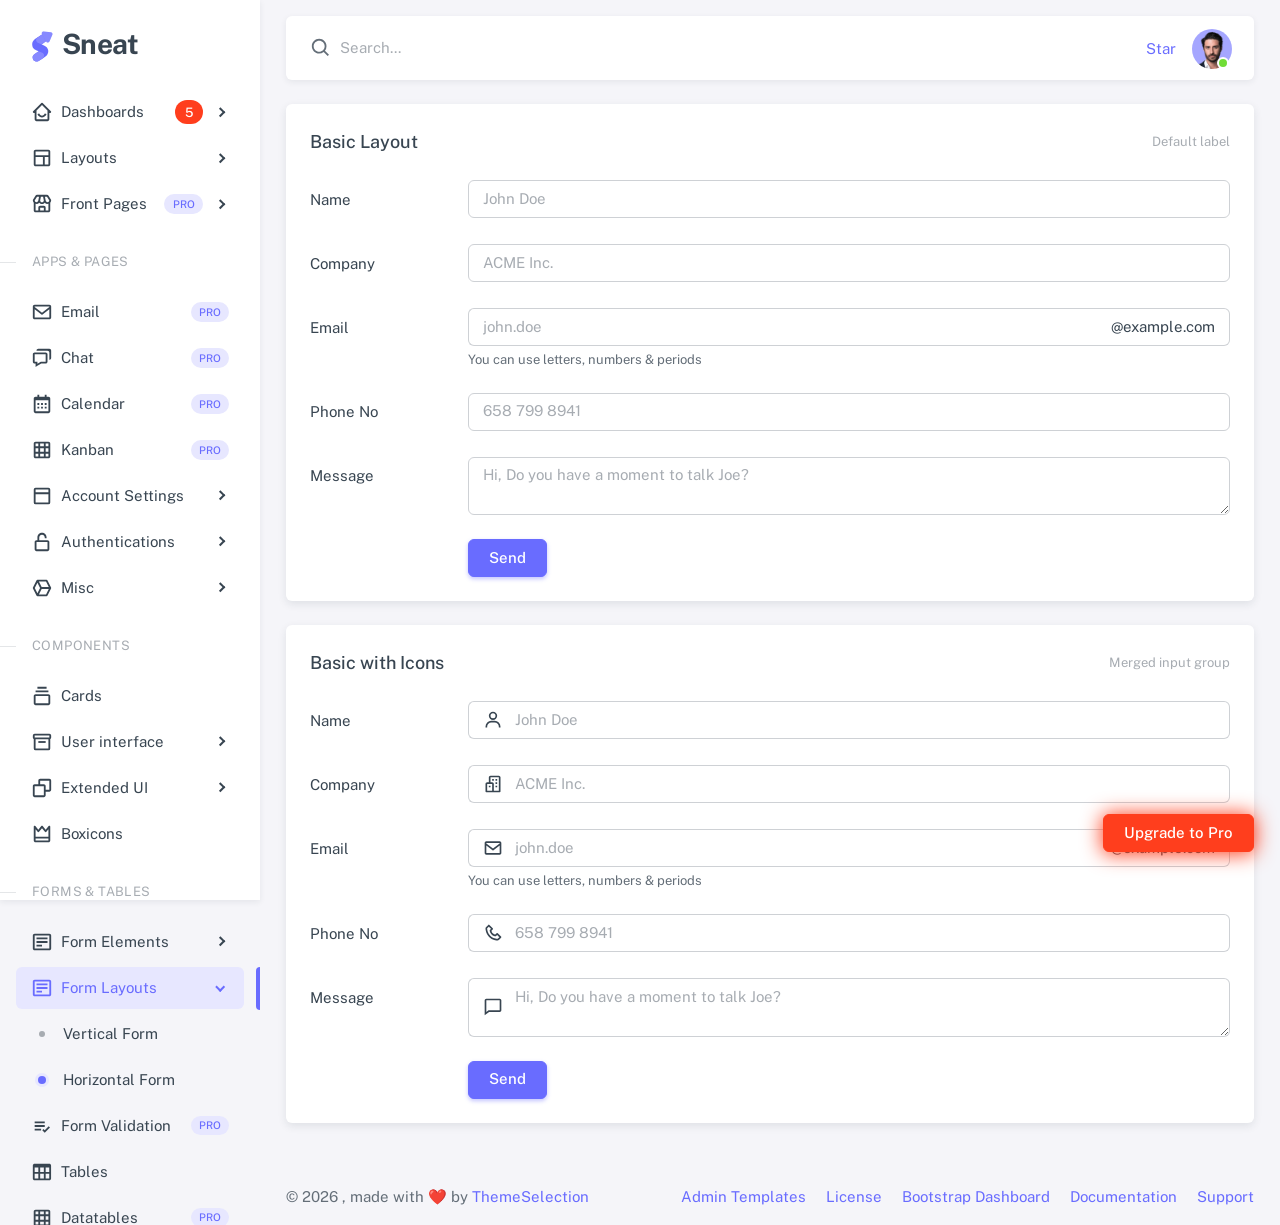
<file: public/templates/form-layouts-horizontal.html>
<!doctype html>

<html
  lang="en"
  class="layout-menu-fixed layout-compact"
  data-assets-path="../assets/"
  data-template="vertical-menu-template-free">
  <head>
    <meta charset="utf-8" />
    <meta
      name="viewport"
      content="width=device-width, initial-scale=1.0, user-scalable=no, minimum-scale=1.0, maximum-scale=1.0" />

    <title>Demo: Horizontal Layouts - Forms | Sneat - Bootstrap Dashboard FREE</title>

    <meta name="description" content="" />

    <!-- Favicon -->
    <link rel="icon" type="image/x-icon" href="../assets/img/favicon/favicon.ico" />

    <!-- Fonts -->
    <link rel="preconnect" href="https://fonts.googleapis.com" />
    <link rel="preconnect" href="https://fonts.gstatic.com" crossorigin />
    <link
      href="https://fonts.googleapis.com/css2?family=Public+Sans:ital,wght@0,300;0,400;0,500;0,600;0,700;1,300;1,400;1,500;1,600;1,700&display=swap"
      rel="stylesheet" />

    <link rel="stylesheet" href="../assets/vendor/fonts/iconify-icons.css" />

    <!-- Core CSS -->
    <!-- build:css assets/vendor/css/theme.css  -->

    <link rel="stylesheet" href="../assets/vendor/css/core.css" />
    <link rel="stylesheet" href="../assets/css/demo.css" />

    <!-- Vendors CSS -->

    <link rel="stylesheet" href="../assets/vendor/libs/perfect-scrollbar/perfect-scrollbar.css" />

    <!-- endbuild -->

    <!-- Page CSS -->

    <!-- Helpers -->
    <script src="../assets/vendor/js/helpers.js"></script>
    <!--! Template customizer & Theme config files MUST be included after core stylesheets and helpers.js in the <head> section -->

    <!--? Config:  Mandatory theme config file contain global vars & default theme options, Set your preferred theme option in this file.  -->

    <script src="../assets/js/config.js"></script>
  </head>

  <body>
    <!-- Layout wrapper -->
    <div class="layout-wrapper layout-content-navbar">
      <div class="layout-container">
        <!-- Menu -->

        <aside id="layout-menu" class="layout-menu menu-vertical menu bg-menu-theme">
          <div class="app-brand demo">
            <a href="index.html" class="app-brand-link">
              <span class="app-brand-logo demo">
                <span class="text-primary">
                  <svg
                    width="25"
                    viewBox="0 0 25 42"
                    version="1.1"
                    xmlns="http://www.w3.org/2000/svg"
                    xmlns:xlink="http://www.w3.org/1999/xlink">
                    <defs>
                      <path
                        d="M13.7918663,0.358365126 L3.39788168,7.44174259 C0.566865006,9.69408886 -0.379795268,12.4788597 0.557900856,15.7960551 C0.68998853,16.2305145 1.09562888,17.7872135 3.12357076,19.2293357 C3.8146334,19.7207684 5.32369333,20.3834223 7.65075054,21.2172976 L7.59773219,21.2525164 L2.63468769,24.5493413 C0.445452254,26.3002124 0.0884951797,28.5083815 1.56381646,31.1738486 C2.83770406,32.8170431 5.20850219,33.2640127 7.09180128,32.5391577 C8.347334,32.0559211 11.4559176,30.0011079 16.4175519,26.3747182 C18.0338572,24.4997857 18.6973423,22.4544883 18.4080071,20.2388261 C17.963753,17.5346866 16.1776345,15.5799961 13.0496516,14.3747546 L10.9194936,13.4715819 L18.6192054,7.984237 L13.7918663,0.358365126 Z"
                        id="path-1"></path>
                      <path
                        d="M5.47320593,6.00457225 C4.05321814,8.216144 4.36334763,10.0722806 6.40359441,11.5729822 C8.61520715,12.571656 10.0999176,13.2171421 10.8577257,13.5094407 L15.5088241,14.433041 L18.6192054,7.984237 C15.5364148,3.11535317 13.9273018,0.573395879 13.7918663,0.358365126 C13.5790555,0.511491653 10.8061687,2.3935607 5.47320593,6.00457225 Z"
                        id="path-3"></path>
                      <path
                        d="M7.50063644,21.2294429 L12.3234468,23.3159332 C14.1688022,24.7579751 14.397098,26.4880487 13.008334,28.506154 C11.6195701,30.5242593 10.3099883,31.790241 9.07958868,32.3040991 C5.78142938,33.4346997 4.13234973,34 4.13234973,34 C4.13234973,34 2.75489982,33.0538207 2.37032616e-14,31.1614621 C-0.55822714,27.8186216 -0.55822714,26.0572515 -4.05231404e-15,25.8773518 C0.83734071,25.6075023 2.77988457,22.8248993 3.3049379,22.52991 C3.65497346,22.3332504 5.05353963,21.8997614 7.50063644,21.2294429 Z"
                        id="path-4"></path>
                      <path
                        d="M20.6,7.13333333 L25.6,13.8 C26.2627417,14.6836556 26.0836556,15.9372583 25.2,16.6 C24.8538077,16.8596443 24.4327404,17 24,17 L14,17 C12.8954305,17 12,16.1045695 12,15 C12,14.5672596 12.1403557,14.1461923 12.4,13.8 L17.4,7.13333333 C18.0627417,6.24967773 19.3163444,6.07059163 20.2,6.73333333 C20.3516113,6.84704183 20.4862915,6.981722 20.6,7.13333333 Z"
                        id="path-5"></path>
                    </defs>
                    <g id="g-app-brand" stroke="none" stroke-width="1" fill="none" fill-rule="evenodd">
                      <g id="Brand-Logo" transform="translate(-27.000000, -15.000000)">
                        <g id="Icon" transform="translate(27.000000, 15.000000)">
                          <g id="Mask" transform="translate(0.000000, 8.000000)">
                            <mask id="mask-2" fill="white">
                              <use xlink:href="#path-1"></use>
                            </mask>
                            <use fill="currentColor" xlink:href="#path-1"></use>
                            <g id="Path-3" mask="url(#mask-2)">
                              <use fill="currentColor" xlink:href="#path-3"></use>
                              <use fill-opacity="0.2" fill="#FFFFFF" xlink:href="#path-3"></use>
                            </g>
                            <g id="Path-4" mask="url(#mask-2)">
                              <use fill="currentColor" xlink:href="#path-4"></use>
                              <use fill-opacity="0.2" fill="#FFFFFF" xlink:href="#path-4"></use>
                            </g>
                          </g>
                          <g
                            id="Triangle"
                            transform="translate(19.000000, 11.000000) rotate(-300.000000) translate(-19.000000, -11.000000) ">
                            <use fill="currentColor" xlink:href="#path-5"></use>
                            <use fill-opacity="0.2" fill="#FFFFFF" xlink:href="#path-5"></use>
                          </g>
                        </g>
                      </g>
                    </g>
                  </svg>
                </span>
              </span>
              <span class="app-brand-text demo menu-text fw-bold ms-2">Sneat</span>
            </a>

            <a href="javascript:void(0);" class="layout-menu-toggle menu-link text-large ms-auto">
              <i class="bx bx-chevron-left d-block d-xl-none align-middle"></i>
            </a>
          </div>

          <div class="menu-divider mt-0"></div>

          <div class="menu-inner-shadow"></div>

          <ul class="menu-inner py-1">
            <!-- Dashboards -->
            <li class="menu-item">
              <a href="javascript:void(0);" class="menu-link menu-toggle">
                <i class="menu-icon tf-icons bx bx-home-smile"></i>
                <div class="text-truncate" data-i18n="Dashboards">Dashboards</div>
                <span class="badge rounded-pill bg-danger ms-auto">5</span>
              </a>
              <ul class="menu-sub">
                <li class="menu-item">
                  <a href="index.html" class="menu-link">
                    <div class="text-truncate" data-i18n="Analytics">Analytics</div>
                  </a>
                </li>
                <li class="menu-item">
                  <a
                    href="https://demos.themeselection.com/sneat-bootstrap-html-admin-template/html/vertical-menu-template/dashboards-crm.html"
                    target="_blank"
                    class="menu-link">
                    <div class="text-truncate" data-i18n="CRM">CRM</div>
                    <div class="badge rounded-pill bg-label-primary text-uppercase fs-tiny ms-auto">Pro</div>
                  </a>
                </li>
                <li class="menu-item">
                  <a
                    href="https://demos.themeselection.com/sneat-bootstrap-html-admin-template/html/vertical-menu-template/app-ecommerce-dashboard.html"
                    target="_blank"
                    class="menu-link">
                    <div class="text-truncate" data-i18n="eCommerce">eCommerce</div>
                    <div class="badge rounded-pill bg-label-primary text-uppercase fs-tiny ms-auto">Pro</div>
                  </a>
                </li>
                <li class="menu-item">
                  <a
                    href="https://demos.themeselection.com/sneat-bootstrap-html-admin-template/html/vertical-menu-template/app-logistics-dashboard.html"
                    target="_blank"
                    class="menu-link">
                    <div class="text-truncate" data-i18n="Logistics">Logistics</div>
                    <div class="badge rounded-pill bg-label-primary text-uppercase fs-tiny ms-auto">Pro</div>
                  </a>
                </li>
                <li class="menu-item">
                  <a
                    href="https://demos.themeselection.com/sneat-bootstrap-html-admin-template/html/vertical-menu-template/app-academy-dashboard.html"
                    target="_blank"
                    class="menu-link">
                    <div class="text-truncate" data-i18n="Academy">Academy</div>
                    <div class="badge rounded-pill bg-label-primary text-uppercase fs-tiny ms-auto">Pro</div>
                  </a>
                </li>
              </ul>
            </li>

            <!-- Layouts -->
            <li class="menu-item">
              <a href="javascript:void(0);" class="menu-link menu-toggle">
                <i class="menu-icon tf-icons bx bx-layout"></i>
                <div class="text-truncate" data-i18n="Layouts">Layouts</div>
              </a>

              <ul class="menu-sub">
                <li class="menu-item">
                  <a href="layouts-without-menu.html" class="menu-link">
                    <div class="text-truncate" data-i18n="Without menu">Without menu</div>
                  </a>
                </li>
                <li class="menu-item">
                  <a href="layouts-without-navbar.html" class="menu-link">
                    <div class="text-truncate" data-i18n="Without navbar">Without navbar</div>
                  </a>
                </li>
                <li class="menu-item">
                  <a href="layouts-fluid.html" class="menu-link">
                    <div class="text-truncate" data-i18n="Fluid">Fluid</div>
                  </a>
                </li>
                <li class="menu-item">
                  <a href="layouts-container.html" class="menu-link">
                    <div class="text-truncate" data-i18n="Container">Container</div>
                  </a>
                </li>
                <li class="menu-item">
                  <a href="layouts-blank.html" class="menu-link">
                    <div class="text-truncate" data-i18n="Blank">Blank</div>
                  </a>
                </li>
              </ul>
            </li>

            <!-- Front Pages -->
            <li class="menu-item">
              <a href="javascript:void(0);" class="menu-link menu-toggle">
                <i class="menu-icon tf-icons bx bx-store"></i>
                <div class="text-truncate" data-i18n="Front Pages">Front Pages</div>
                <div class="badge rounded-pill bg-label-primary text-uppercase fs-tiny ms-auto">Pro</div>
              </a>
              <ul class="menu-sub">
                <li class="menu-item">
                  <a
                    href="https://demos.themeselection.com/sneat-bootstrap-html-admin-template/html/front-pages/landing-page.html"
                    class="menu-link"
                    target="_blank">
                    <div class="text-truncate" data-i18n="Landing">Landing</div>
                  </a>
                </li>
                <li class="menu-item">
                  <a
                    href="https://demos.themeselection.com/sneat-bootstrap-html-admin-template/html/front-pages/pricing-page.html"
                    class="menu-link"
                    target="_blank">
                    <div class="text-truncate" data-i18n="Pricing">Pricing</div>
                  </a>
                </li>
                <li class="menu-item">
                  <a
                    href="https://demos.themeselection.com/sneat-bootstrap-html-admin-template/html/front-pages/payment-page.html"
                    class="menu-link"
                    target="_blank">
                    <div class="text-truncate" data-i18n="Payment">Payment</div>
                  </a>
                </li>
                <li class="menu-item">
                  <a
                    href="https://demos.themeselection.com/sneat-bootstrap-html-admin-template/html/front-pages/checkout-page.html"
                    class="menu-link"
                    target="_blank">
                    <div class="text-truncate" data-i18n="Checkout">Checkout</div>
                  </a>
                </li>
                <li class="menu-item">
                  <a
                    href="https://demos.themeselection.com/sneat-bootstrap-html-admin-template/html/front-pages/help-center-landing.html"
                    class="menu-link"
                    target="_blank">
                    <div class="text-truncate" data-i18n="Help Center">Help Center</div>
                  </a>
                </li>
              </ul>
            </li>

            <!-- Apps & Pages -->
            <li class="menu-header small text-uppercase">
              <span class="menu-header-text">Apps &amp; Pages</span>
            </li>
            <li class="menu-item">
              <a
                href="https://demos.themeselection.com/sneat-bootstrap-html-admin-template/html/vertical-menu-template/app-email.html"
                target="_blank"
                class="menu-link">
                <i class="menu-icon tf-icons bx bx-envelope"></i>
                <div class="text-truncate" data-i18n="Email">Email</div>
                <div class="badge rounded-pill bg-label-primary text-uppercase fs-tiny ms-auto">Pro</div>
              </a>
            </li>
            <li class="menu-item">
              <a
                href="https://demos.themeselection.com/sneat-bootstrap-html-admin-template/html/vertical-menu-template/app-chat.html"
                target="_blank"
                class="menu-link">
                <i class="menu-icon tf-icons bx bx-chat"></i>
                <div class="text-truncate" data-i18n="Chat">Chat</div>
                <div class="badge rounded-pill bg-label-primary text-uppercase fs-tiny ms-auto">Pro</div>
              </a>
            </li>
            <li class="menu-item">
              <a
                href="https://demos.themeselection.com/sneat-bootstrap-html-admin-template/html/vertical-menu-template/app-calendar.html"
                target="_blank"
                class="menu-link">
                <i class="menu-icon tf-icons bx bx-calendar"></i>
                <div class="text-truncate" data-i18n="Calendar">Calendar</div>
                <div class="badge rounded-pill bg-label-primary text-uppercase fs-tiny ms-auto">Pro</div>
              </a>
            </li>
            <li class="menu-item">
              <a
                href="https://demos.themeselection.com/sneat-bootstrap-html-admin-template/html/vertical-menu-template/app-kanban.html"
                target="_blank"
                class="menu-link">
                <i class="menu-icon tf-icons bx bx-grid"></i>
                <div class="text-truncate" data-i18n="Kanban">Kanban</div>
                <div class="badge rounded-pill bg-label-primary text-uppercase fs-tiny ms-auto">Pro</div>
              </a>
            </li>
            <!-- Pages -->
            <li class="menu-item">
              <a href="javascript:void(0);" class="menu-link menu-toggle">
                <i class="menu-icon tf-icons bx bx-dock-top"></i>
                <div class="text-truncate" data-i18n="Account Settings">Account Settings</div>
              </a>
              <ul class="menu-sub">
                <li class="menu-item">
                  <a href="pages-account-settings-account.html" class="menu-link">
                    <div class="text-truncate" data-i18n="Account">Account</div>
                  </a>
                </li>
                <li class="menu-item">
                  <a href="pages-account-settings-notifications.html" class="menu-link">
                    <div class="text-truncate" data-i18n="Notifications">Notifications</div>
                  </a>
                </li>
                <li class="menu-item">
                  <a href="pages-account-settings-connections.html" class="menu-link">
                    <div class="text-truncate" data-i18n="Connections">Connections</div>
                  </a>
                </li>
              </ul>
            </li>
            <li class="menu-item">
              <a href="javascript:void(0);" class="menu-link menu-toggle">
                <i class="menu-icon tf-icons bx bx-lock-open-alt"></i>
                <div class="text-truncate" data-i18n="Authentications">Authentications</div>
              </a>
              <ul class="menu-sub">
                <li class="menu-item">
                  <a href="auth-login-basic.html" class="menu-link" target="_blank">
                    <div class="text-truncate" data-i18n="Basic">Login</div>
                  </a>
                </li>
                <li class="menu-item">
                  <a href="auth-register-basic.html" class="menu-link" target="_blank">
                    <div class="text-truncate" data-i18n="Basic">Register</div>
                  </a>
                </li>
                <li class="menu-item">
                  <a href="auth-forgot-password-basic.html" class="menu-link" target="_blank">
                    <div class="text-truncate" data-i18n="Basic">Forgot Password</div>
                  </a>
                </li>
              </ul>
            </li>
            <li class="menu-item">
              <a href="javascript:void(0);" class="menu-link menu-toggle">
                <i class="menu-icon tf-icons bx bx-cube-alt"></i>
                <div class="text-truncate" data-i18n="Misc">Misc</div>
              </a>
              <ul class="menu-sub">
                <li class="menu-item">
                  <a href="pages-misc-error.html" class="menu-link">
                    <div class="text-truncate" data-i18n="Error">Error</div>
                  </a>
                </li>
                <li class="menu-item">
                  <a href="pages-misc-under-maintenance.html" class="menu-link">
                    <div class="text-truncate" data-i18n="Under Maintenance">Under Maintenance</div>
                  </a>
                </li>
              </ul>
            </li>
            <!-- Components -->
            <li class="menu-header small text-uppercase"><span class="menu-header-text">Components</span></li>
            <!-- Cards -->
            <li class="menu-item">
              <a href="cards-basic.html" class="menu-link">
                <i class="menu-icon tf-icons bx bx-collection"></i>
                <div class="text-truncate" data-i18n="Basic">Cards</div>
              </a>
            </li>
            <!-- User interface -->
            <li class="menu-item">
              <a href="javascript:void(0)" class="menu-link menu-toggle">
                <i class="menu-icon tf-icons bx bx-box"></i>
                <div class="text-truncate" data-i18n="User interface">User interface</div>
              </a>
              <ul class="menu-sub">
                <li class="menu-item">
                  <a href="ui-accordion.html" class="menu-link">
                    <div class="text-truncate" data-i18n="Accordion">Accordion</div>
                  </a>
                </li>
                <li class="menu-item">
                  <a href="ui-alerts.html" class="menu-link">
                    <div class="text-truncate" data-i18n="Alerts">Alerts</div>
                  </a>
                </li>
                <li class="menu-item">
                  <a href="ui-badges.html" class="menu-link">
                    <div class="text-truncate" data-i18n="Badges">Badges</div>
                  </a>
                </li>
                <li class="menu-item">
                  <a href="ui-buttons.html" class="menu-link">
                    <div class="text-truncate" data-i18n="Buttons">Buttons</div>
                  </a>
                </li>
                <li class="menu-item">
                  <a href="ui-carousel.html" class="menu-link">
                    <div class="text-truncate" data-i18n="Carousel">Carousel</div>
                  </a>
                </li>
                <li class="menu-item">
                  <a href="ui-collapse.html" class="menu-link">
                    <div class="text-truncate" data-i18n="Collapse">Collapse</div>
                  </a>
                </li>
                <li class="menu-item">
                  <a href="ui-dropdowns.html" class="menu-link">
                    <div class="text-truncate" data-i18n="Dropdowns">Dropdowns</div>
                  </a>
                </li>
                <li class="menu-item">
                  <a href="ui-footer.html" class="menu-link">
                    <div class="text-truncate" data-i18n="Footer">Footer</div>
                  </a>
                </li>
                <li class="menu-item">
                  <a href="ui-list-groups.html" class="menu-link">
                    <div class="text-truncate" data-i18n="List Groups">List groups</div>
                  </a>
                </li>
                <li class="menu-item">
                  <a href="ui-modals.html" class="menu-link">
                    <div class="text-truncate" data-i18n="Modals">Modals</div>
                  </a>
                </li>
                <li class="menu-item">
                  <a href="ui-navbar.html" class="menu-link">
                    <div class="text-truncate" data-i18n="Navbar">Navbar</div>
                  </a>
                </li>
                <li class="menu-item">
                  <a href="ui-offcanvas.html" class="menu-link">
                    <div class="text-truncate" data-i18n="Offcanvas">Offcanvas</div>
                  </a>
                </li>
                <li class="menu-item">
                  <a href="ui-pagination-breadcrumbs.html" class="menu-link">
                    <div class="text-truncate" data-i18n="Pagination & Breadcrumbs">Pagination &amp; Breadcrumbs</div>
                  </a>
                </li>
                <li class="menu-item">
                  <a href="ui-progress.html" class="menu-link">
                    <div class="text-truncate" data-i18n="Progress">Progress</div>
                  </a>
                </li>
                <li class="menu-item">
                  <a href="ui-spinners.html" class="menu-link">
                    <div class="text-truncate" data-i18n="Spinners">Spinners</div>
                  </a>
                </li>
                <li class="menu-item">
                  <a href="ui-tabs-pills.html" class="menu-link">
                    <div class="text-truncate" data-i18n="Tabs & Pills">Tabs &amp; Pills</div>
                  </a>
                </li>
                <li class="menu-item">
                  <a href="ui-toasts.html" class="menu-link">
                    <div class="text-truncate" data-i18n="Toasts">Toasts</div>
                  </a>
                </li>
                <li class="menu-item">
                  <a href="ui-tooltips-popovers.html" class="menu-link">
                    <div class="text-truncate" data-i18n="Tooltips & Popovers">Tooltips &amp; Popovers</div>
                  </a>
                </li>
                <li class="menu-item">
                  <a href="ui-typography.html" class="menu-link">
                    <div class="text-truncate" data-i18n="Typography">Typography</div>
                  </a>
                </li>
              </ul>
            </li>

            <!-- Extended components -->
            <li class="menu-item">
              <a href="javascript:void(0)" class="menu-link menu-toggle">
                <i class="menu-icon tf-icons bx bx-copy"></i>
                <div class="text-truncate" data-i18n="Extended UI">Extended UI</div>
              </a>
              <ul class="menu-sub">
                <li class="menu-item">
                  <a href="extended-ui-perfect-scrollbar.html" class="menu-link">
                    <div class="text-truncate" data-i18n="Perfect Scrollbar">Perfect Scrollbar</div>
                  </a>
                </li>
                <li class="menu-item">
                  <a href="extended-ui-text-divider.html" class="menu-link">
                    <div class="text-truncate" data-i18n="Text Divider">Text Divider</div>
                  </a>
                </li>
              </ul>
            </li>

            <li class="menu-item">
              <a href="icons-boxicons.html" class="menu-link">
                <i class="menu-icon tf-icons bx bx-crown"></i>
                <div class="text-truncate" data-i18n="Boxicons">Boxicons</div>
              </a>
            </li>

            <!-- Forms & Tables -->
            <li class="menu-header small text-uppercase"><span class="menu-header-text">Forms &amp; Tables</span></li>
            <!-- Forms -->
            <li class="menu-item">
              <a href="javascript:void(0);" class="menu-link menu-toggle">
                <i class="menu-icon tf-icons bx bx-detail"></i>
                <div class="text-truncate" data-i18n="Form Elements">Form Elements</div>
              </a>
              <ul class="menu-sub">
                <li class="menu-item">
                  <a href="forms-basic-inputs.html" class="menu-link">
                    <div class="text-truncate" data-i18n="Basic Inputs">Basic Inputs</div>
                  </a>
                </li>
                <li class="menu-item">
                  <a href="forms-input-groups.html" class="menu-link">
                    <div class="text-truncate" data-i18n="Input groups">Input groups</div>
                  </a>
                </li>
              </ul>
            </li>
            <li class="menu-item active open">
              <a href="javascript:void(0);" class="menu-link menu-toggle">
                <i class="menu-icon tf-icons bx bx-detail"></i>
                <div class="text-truncate" data-i18n="Form Layouts">Form Layouts</div>
              </a>
              <ul class="menu-sub">
                <li class="menu-item">
                  <a href="form-layouts-vertical.html" class="menu-link">
                    <div class="text-truncate" data-i18n="Vertical Form">Vertical Form</div>
                  </a>
                </li>
                <li class="menu-item active">
                  <a href="form-layouts-horizontal.html" class="menu-link">
                    <div class="text-truncate" data-i18n="Horizontal Form">Horizontal Form</div>
                  </a>
                </li>
              </ul>
            </li>
            <!-- Form Validation -->
            <li class="menu-item">
              <a
                href="https://demos.themeselection.com/sneat-bootstrap-html-admin-template/html/vertical-menu-template/form-validation.html"
                target="_blank"
                class="menu-link">
                <i class="menu-icon tf-icons bx bx-list-check"></i>
                <div class="text-truncate" data-i18n="Form Validation">Form Validation</div>
                <div class="badge rounded-pill bg-label-primary text-uppercase fs-tiny ms-auto">Pro</div>
              </a>
            </li>
            <!-- Tables -->
            <li class="menu-item">
              <a href="tables-basic.html" class="menu-link">
                <i class="menu-icon tf-icons bx bx-table"></i>
                <div class="text-truncate" data-i18n="Tables">Tables</div>
              </a>
            </li>
            <!-- Data Tables -->
            <li class="menu-item">
              <a
                href="https://demos.themeselection.com/sneat-bootstrap-html-admin-template/html/vertical-menu-template/tables-datatables-basic.html"
                target="_blank"
                class="menu-link">
                <i class="menu-icon tf-icons bx bx-grid"></i>
                <div class="text-truncate" data-i18n="Datatables">Datatables</div>
                <div class="badge rounded-pill bg-label-primary text-uppercase fs-tiny ms-auto">Pro</div>
              </a>
            </li>
            <!-- Misc -->
            <li class="menu-header small text-uppercase"><span class="menu-header-text">Misc</span></li>
            <li class="menu-item">
              <a
                href="https://github.com/themeselection/sneat-bootstrap-html-admin-template-free/issues"
                target="_blank"
                class="menu-link">
                <i class="menu-icon tf-icons bx bx-support"></i>
                <div class="text-truncate" data-i18n="Support">Support</div>
              </a>
            </li>
            <li class="menu-item">
              <a
                href="https://demos.themeselection.com/sneat-bootstrap-html-admin-template/documentation/"
                target="_blank"
                class="menu-link">
                <i class="menu-icon tf-icons bx bx-file"></i>
                <div class="text-truncate" data-i18n="Documentation">Documentation</div>
              </a>
            </li>
          </ul>
        </aside>
        <!-- / Menu -->

        <!-- Layout container -->
        <div class="layout-page">
          <!-- Navbar -->

          <nav
            class="layout-navbar container-xxl navbar-detached navbar navbar-expand-xl align-items-center bg-navbar-theme"
            id="layout-navbar">
            <div class="layout-menu-toggle navbar-nav align-items-xl-center me-4 me-xl-0 d-xl-none">
              <a class="nav-item nav-link px-0 me-xl-6" href="javascript:void(0)">
                <i class="icon-base bx bx-menu icon-md"></i>
              </a>
            </div>

            <div class="navbar-nav-right d-flex align-items-center justify-content-end" id="navbar-collapse">
              <!-- Search -->
              <div class="navbar-nav align-items-center me-auto">
                <div class="nav-item d-flex align-items-center">
                  <span class="w-px-22 h-px-22"><i class="icon-base bx bx-search icon-md"></i></span>
                  <input
                    type="text"
                    class="form-control border-0 shadow-none ps-1 ps-sm-2 d-md-block d-none"
                    placeholder="Search..."
                    aria-label="Search..." />
                </div>
              </div>
              <!-- /Search -->

              <ul class="navbar-nav flex-row align-items-center ms-md-auto">
                <!-- Place this tag where you want the button to render. -->
                <li class="nav-item lh-1 me-4">
                  <a
                    class="github-button"
                    href="https://github.com/themeselection/sneat-bootstrap-html-admin-template-free"
                    data-icon="octicon-star"
                    data-size="large"
                    data-show-count="true"
                    aria-label="Star themeselection/sneat-html-admin-template-free on GitHub"
                    >Star</a
                  >
                </li>

                <!-- User -->
                <li class="nav-item navbar-dropdown dropdown-user dropdown">
                  <a
                    class="nav-link dropdown-toggle hide-arrow p-0"
                    href="javascript:void(0);"
                    data-bs-toggle="dropdown">
                    <div class="avatar avatar-online">
                      <img src="../assets/img/avatars/1.png" alt class="w-px-40 h-auto rounded-circle" />
                    </div>
                  </a>
                  <ul class="dropdown-menu dropdown-menu-end">
                    <li>
                      <a class="dropdown-item" href="#">
                        <div class="d-flex">
                          <div class="flex-shrink-0 me-3">
                            <div class="avatar avatar-online">
                              <img src="../assets/img/avatars/1.png" alt class="w-px-40 h-auto rounded-circle" />
                            </div>
                          </div>
                          <div class="flex-grow-1">
                            <h6 class="mb-0">John Doe</h6>
                            <small class="text-body-secondary">Admin</small>
                          </div>
                        </div>
                      </a>
                    </li>
                    <li>
                      <div class="dropdown-divider my-1"></div>
                    </li>
                    <li>
                      <a class="dropdown-item" href="#">
                        <i class="icon-base bx bx-user icon-md me-3"></i><span>My Profile</span>
                      </a>
                    </li>
                    <li>
                      <a class="dropdown-item" href="#">
                        <i class="icon-base bx bx-cog icon-md me-3"></i><span>Settings</span>
                      </a>
                    </li>
                    <li>
                      <a class="dropdown-item" href="#">
                        <span class="d-flex align-items-center align-middle">
                          <i class="flex-shrink-0 icon-base bx bx-credit-card icon-md me-3"></i
                          ><span class="flex-grow-1 align-middle">Billing Plan</span>
                          <span class="flex-shrink-0 badge rounded-pill bg-danger">4</span>
                        </span>
                      </a>
                    </li>
                    <li>
                      <div class="dropdown-divider my-1"></div>
                    </li>
                    <li>
                      <a class="dropdown-item" href="javascript:void(0);">
                        <i class="icon-base bx bx-power-off icon-md me-3"></i><span>Log Out</span>
                      </a>
                    </li>
                  </ul>
                </li>
                <!--/ User -->
              </ul>
            </div>
          </nav>

          <!-- / Navbar -->

          <!-- Content wrapper -->
          <div class="content-wrapper">
            <!-- Content -->
            <div class="container-xxl flex-grow-1 container-p-y">
              <!-- Basic Layout & Basic with Icons -->
              <div class="row mb-6 gy-6">
                <!-- Basic Layout -->
                <div class="col-xxl">
                  <div class="card">
                    <div class="card-header d-flex align-items-center justify-content-between">
                      <h5 class="mb-0">Basic Layout</h5>
                      <small class="text-body-secondary float-end">Default label</small>
                    </div>
                    <div class="card-body">
                      <form>
                        <div class="row mb-6">
                          <label class="col-sm-2 col-form-label" for="basic-default-name">Name</label>
                          <div class="col-sm-10">
                            <input type="text" class="form-control" id="basic-default-name" placeholder="John Doe" />
                          </div>
                        </div>
                        <div class="row mb-6">
                          <label class="col-sm-2 col-form-label" for="basic-default-company">Company</label>
                          <div class="col-sm-10">
                            <input
                              type="text"
                              class="form-control"
                              id="basic-default-company"
                              placeholder="ACME Inc." />
                          </div>
                        </div>
                        <div class="row mb-6">
                          <label class="col-sm-2 col-form-label" for="basic-default-email">Email</label>
                          <div class="col-sm-10">
                            <div class="input-group input-group-merge">
                              <input
                                type="text"
                                id="basic-default-email"
                                class="form-control"
                                placeholder="john.doe"
                                aria-label="john.doe"
                                aria-describedby="basic-default-email2" />
                              <span class="input-group-text" id="basic-default-email2">@example.com</span>
                            </div>
                            <div class="form-text">You can use letters, numbers & periods</div>
                          </div>
                        </div>
                        <div class="row mb-6">
                          <label class="col-sm-2 col-form-label" for="basic-default-phone">Phone No</label>
                          <div class="col-sm-10">
                            <input
                              type="text"
                              id="basic-default-phone"
                              class="form-control phone-mask"
                              placeholder="658 799 8941"
                              aria-label="658 799 8941"
                              aria-describedby="basic-default-phone" />
                          </div>
                        </div>
                        <div class="row mb-6">
                          <label class="col-sm-2 col-form-label" for="basic-default-message">Message</label>
                          <div class="col-sm-10">
                            <textarea
                              id="basic-default-message"
                              class="form-control"
                              placeholder="Hi, Do you have a moment to talk Joe?"
                              aria-label="Hi, Do you have a moment to talk Joe?"
                              aria-describedby="basic-icon-default-message2"></textarea>
                          </div>
                        </div>
                        <div class="row justify-content-end">
                          <div class="col-sm-10">
                            <button type="submit" class="btn btn-primary">Send</button>
                          </div>
                        </div>
                      </form>
                    </div>
                  </div>
                </div>
                <!-- Basic with Icons -->
                <div class="col-xxl">
                  <div class="card">
                    <div class="card-header d-flex align-items-center justify-content-between">
                      <h5 class="mb-0">Basic with Icons</h5>
                      <small class="text-body-secondary float-end">Merged input group</small>
                    </div>
                    <div class="card-body">
                      <form>
                        <div class="row mb-6">
                          <label class="col-sm-2 col-form-label" for="basic-icon-default-fullname">Name</label>
                          <div class="col-sm-10">
                            <div class="input-group input-group-merge">
                              <span id="basic-icon-default-fullname2" class="input-group-text"
                                ><i class="icon-base bx bx-user"></i
                              ></span>
                              <input
                                type="text"
                                class="form-control"
                                id="basic-icon-default-fullname"
                                placeholder="John Doe"
                                aria-label="John Doe"
                                aria-describedby="basic-icon-default-fullname2" />
                            </div>
                          </div>
                        </div>
                        <div class="row mb-6">
                          <label class="col-sm-2 col-form-label" for="basic-icon-default-company">Company</label>
                          <div class="col-sm-10">
                            <div class="input-group input-group-merge">
                              <span id="basic-icon-default-company2" class="input-group-text"
                                ><i class="icon-base bx bx-buildings"></i
                              ></span>
                              <input
                                type="text"
                                id="basic-icon-default-company"
                                class="form-control"
                                placeholder="ACME Inc."
                                aria-label="ACME Inc."
                                aria-describedby="basic-icon-default-company2" />
                            </div>
                          </div>
                        </div>
                        <div class="row mb-6">
                          <label class="col-sm-2 col-form-label" for="basic-icon-default-email">Email</label>
                          <div class="col-sm-10">
                            <div class="input-group input-group-merge">
                              <span class="input-group-text"><i class="icon-base bx bx-envelope"></i></span>
                              <input
                                type="text"
                                id="basic-icon-default-email"
                                class="form-control"
                                placeholder="john.doe"
                                aria-label="john.doe"
                                aria-describedby="basic-icon-default-email2" />
                              <span id="basic-icon-default-email2" class="input-group-text">@example.com</span>
                            </div>
                            <div class="form-text">You can use letters, numbers & periods</div>
                          </div>
                        </div>
                        <div class="row mb-6">
                          <label class="col-sm-2 col-form-label" for="basic-icon-default-phone">Phone No</label>
                          <div class="col-sm-10">
                            <div class="input-group input-group-merge">
                              <span id="basic-icon-default-phone2" class="input-group-text"
                                ><i class="icon-base bx bx-phone"></i
                              ></span>
                              <input
                                type="text"
                                id="basic-icon-default-phone"
                                class="form-control phone-mask"
                                placeholder="658 799 8941"
                                aria-label="658 799 8941"
                                aria-describedby="basic-icon-default-phone2" />
                            </div>
                          </div>
                        </div>
                        <div class="row mb-6">
                          <label class="col-sm-2 col-form-label" for="basic-icon-default-message">Message</label>
                          <div class="col-sm-10">
                            <div class="input-group input-group-merge">
                              <span id="basic-icon-default-message2" class="input-group-text"
                                ><i class="icon-base bx bx-comment"></i
                              ></span>
                              <textarea
                                id="basic-icon-default-message"
                                class="form-control"
                                placeholder="Hi, Do you have a moment to talk Joe?"
                                aria-label="Hi, Do you have a moment to talk Joe?"
                                aria-describedby="basic-icon-default-message2"></textarea>
                            </div>
                          </div>
                        </div>
                        <div class="row justify-content-end">
                          <div class="col-sm-10">
                            <button type="submit" class="btn btn-primary">Send</button>
                          </div>
                        </div>
                      </form>
                    </div>
                  </div>
                </div>
              </div>
            </div>
            <!-- / Content -->

            <!-- Footer -->
            <footer class="content-footer footer bg-footer-theme">
              <div class="container-xxl">
                <div
                  class="footer-container d-flex align-items-center justify-content-between py-4 flex-md-row flex-column">
                  <div class="mb-2 mb-md-0">
                    &#169;
                    <script>
                      document.write(new Date().getFullYear());
                    </script>
                    , made with ❤️ by
                    <a href="https://themeselection.com" target="_blank" class="footer-link">ThemeSelection</a>
                  </div>
                  <div class="d-none d-lg-inline-block">
                    <a
                      href="https://themeselection.com/item/category/admin-templates/"
                      target="_blank"
                      class="footer-link me-4"
                      >Admin Templates</a
                    >

                    <a href="https://themeselection.com/license/" class="footer-link me-4" target="_blank">License</a>
                    <a
                      href="https://themeselection.com/item/category/bootstrap-admin-templates/"
                      target="_blank"
                      class="footer-link me-4"
                      >Bootstrap Dashboard</a
                    >

                    <a
                      href="https://demos.themeselection.com/sneat-bootstrap-html-admin-template/documentation/"
                      target="_blank"
                      class="footer-link me-4"
                      >Documentation</a
                    >

                    <a
                      href="https://github.com/themeselection/sneat-bootstrap-html-admin-template-free/issues"
                      target="_blank"
                      class="footer-link"
                      >Support</a
                    >
                  </div>
                </div>
              </div>
            </footer>
            <!-- / Footer -->

            <div class="content-backdrop fade"></div>
          </div>
          <!-- Content wrapper -->
        </div>
        <!-- / Layout page -->
      </div>

      <!-- Overlay -->
      <div class="layout-overlay layout-menu-toggle"></div>
    </div>
    <!-- / Layout wrapper -->

    <div class="buy-now">
      <a
        href="https://themeselection.com/item/sneat-dashboard-pro-bootstrap/"
        target="_blank"
        class="btn btn-danger btn-buy-now"
        >Upgrade to Pro</a
      >
    </div>

    <!-- Core JS -->

    <script src="../assets/vendor/libs/jquery/jquery.js"></script>

    <script src="../assets/vendor/libs/popper/popper.js"></script>
    <script src="../assets/vendor/js/bootstrap.js"></script>

    <script src="../assets/vendor/libs/perfect-scrollbar/perfect-scrollbar.js"></script>

    <script src="../assets/vendor/js/menu.js"></script>

    <!-- endbuild -->

    <!-- Vendors JS -->

    <!-- Main JS -->

    <script src="../assets/js/main.js"></script>

    <!-- Page JS -->

    <!-- Place this tag before closing body tag for github widget button. -->
    <script async defer src="https://buttons.github.io/buttons.js"></script>
  </body>
</html>
</file>
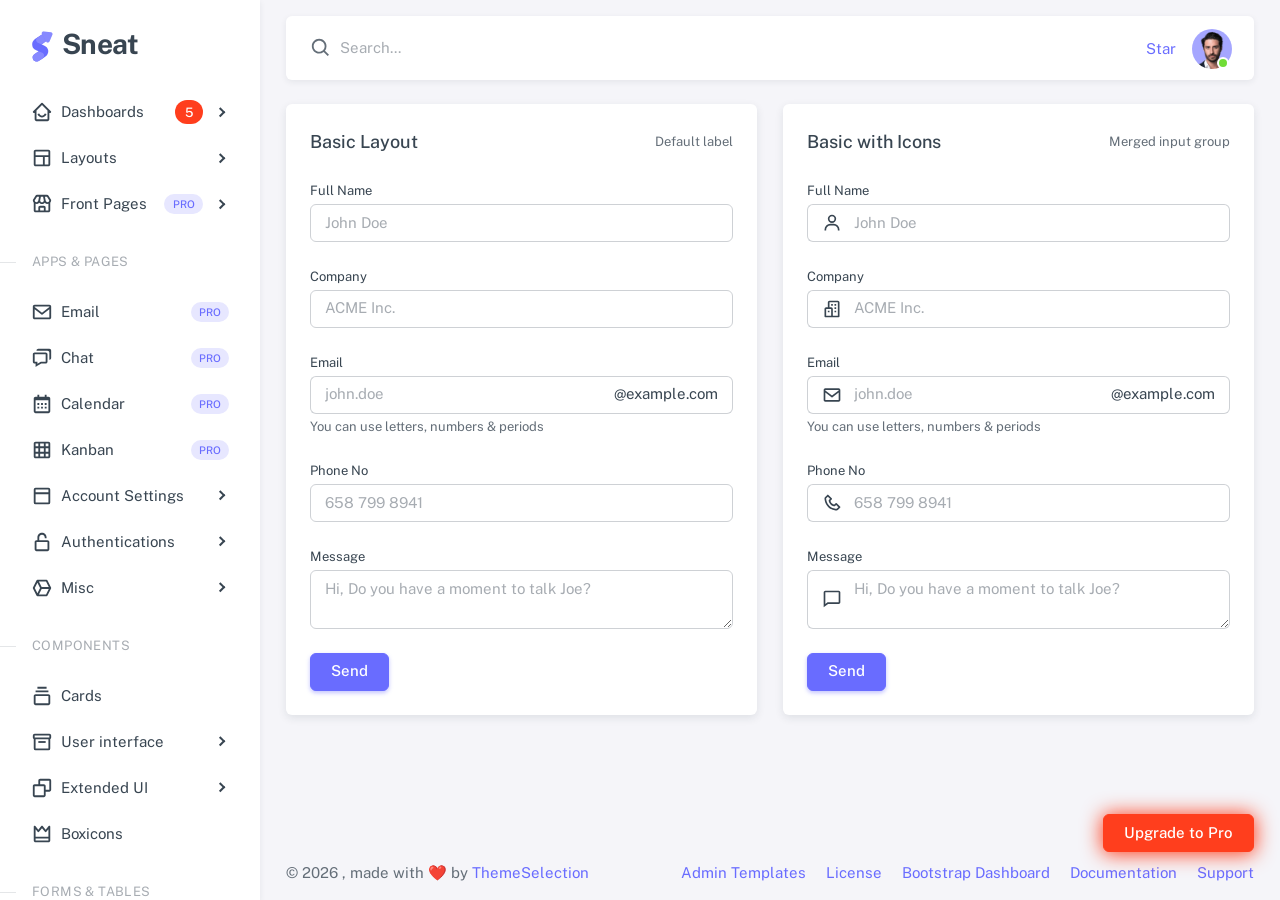
<file: public/templates/form-layouts-vertical.html>
<!doctype html>

<html
  lang="en"
  class="layout-menu-fixed layout-compact"
  data-assets-path="../assets/"
  data-template="vertical-menu-template-free">
  <head>
    <meta charset="utf-8" />
    <meta
      name="viewport"
      content="width=device-width, initial-scale=1.0, user-scalable=no, minimum-scale=1.0, maximum-scale=1.0" />

    <title>Demo: Vertical Layouts - Forms | Sneat - Bootstrap Dashboard FREE</title>

    <meta name="description" content="" />

    <!-- Favicon -->
    <link rel="icon" type="image/x-icon" href="../assets/img/favicon/favicon.ico" />

    <!-- Fonts -->
    <link rel="preconnect" href="https://fonts.googleapis.com" />
    <link rel="preconnect" href="https://fonts.gstatic.com" crossorigin />
    <link
      href="https://fonts.googleapis.com/css2?family=Public+Sans:ital,wght@0,300;0,400;0,500;0,600;0,700;1,300;1,400;1,500;1,600;1,700&display=swap"
      rel="stylesheet" />

    <link rel="stylesheet" href="../assets/vendor/fonts/iconify-icons.css" />

    <!-- Core CSS -->
    <!-- build:css assets/vendor/css/theme.css  -->

    <link rel="stylesheet" href="../assets/vendor/css/core.css" />
    <link rel="stylesheet" href="../assets/css/demo.css" />

    <!-- Vendors CSS -->

    <link rel="stylesheet" href="../assets/vendor/libs/perfect-scrollbar/perfect-scrollbar.css" />

    <!-- endbuild -->

    <!-- Page CSS -->

    <!-- Helpers -->
    <script src="../assets/vendor/js/helpers.js"></script>
    <!--! Template customizer & Theme config files MUST be included after core stylesheets and helpers.js in the <head> section -->

    <!--? Config:  Mandatory theme config file contain global vars & default theme options, Set your preferred theme option in this file.  -->

    <script src="../assets/js/config.js"></script>
  </head>

  <body>
    <!-- Layout wrapper -->
    <div class="layout-wrapper layout-content-navbar">
      <div class="layout-container">
        <!-- Menu -->

        <aside id="layout-menu" class="layout-menu menu-vertical menu bg-menu-theme">
          <div class="app-brand demo">
            <a href="index.html" class="app-brand-link">
              <span class="app-brand-logo demo">
                <span class="text-primary">
                  <svg
                    width="25"
                    viewBox="0 0 25 42"
                    version="1.1"
                    xmlns="http://www.w3.org/2000/svg"
                    xmlns:xlink="http://www.w3.org/1999/xlink">
                    <defs>
                      <path
                        d="M13.7918663,0.358365126 L3.39788168,7.44174259 C0.566865006,9.69408886 -0.379795268,12.4788597 0.557900856,15.7960551 C0.68998853,16.2305145 1.09562888,17.7872135 3.12357076,19.2293357 C3.8146334,19.7207684 5.32369333,20.3834223 7.65075054,21.2172976 L7.59773219,21.2525164 L2.63468769,24.5493413 C0.445452254,26.3002124 0.0884951797,28.5083815 1.56381646,31.1738486 C2.83770406,32.8170431 5.20850219,33.2640127 7.09180128,32.5391577 C8.347334,32.0559211 11.4559176,30.0011079 16.4175519,26.3747182 C18.0338572,24.4997857 18.6973423,22.4544883 18.4080071,20.2388261 C17.963753,17.5346866 16.1776345,15.5799961 13.0496516,14.3747546 L10.9194936,13.4715819 L18.6192054,7.984237 L13.7918663,0.358365126 Z"
                        id="path-1"></path>
                      <path
                        d="M5.47320593,6.00457225 C4.05321814,8.216144 4.36334763,10.0722806 6.40359441,11.5729822 C8.61520715,12.571656 10.0999176,13.2171421 10.8577257,13.5094407 L15.5088241,14.433041 L18.6192054,7.984237 C15.5364148,3.11535317 13.9273018,0.573395879 13.7918663,0.358365126 C13.5790555,0.511491653 10.8061687,2.3935607 5.47320593,6.00457225 Z"
                        id="path-3"></path>
                      <path
                        d="M7.50063644,21.2294429 L12.3234468,23.3159332 C14.1688022,24.7579751 14.397098,26.4880487 13.008334,28.506154 C11.6195701,30.5242593 10.3099883,31.790241 9.07958868,32.3040991 C5.78142938,33.4346997 4.13234973,34 4.13234973,34 C4.13234973,34 2.75489982,33.0538207 2.37032616e-14,31.1614621 C-0.55822714,27.8186216 -0.55822714,26.0572515 -4.05231404e-15,25.8773518 C0.83734071,25.6075023 2.77988457,22.8248993 3.3049379,22.52991 C3.65497346,22.3332504 5.05353963,21.8997614 7.50063644,21.2294429 Z"
                        id="path-4"></path>
                      <path
                        d="M20.6,7.13333333 L25.6,13.8 C26.2627417,14.6836556 26.0836556,15.9372583 25.2,16.6 C24.8538077,16.8596443 24.4327404,17 24,17 L14,17 C12.8954305,17 12,16.1045695 12,15 C12,14.5672596 12.1403557,14.1461923 12.4,13.8 L17.4,7.13333333 C18.0627417,6.24967773 19.3163444,6.07059163 20.2,6.73333333 C20.3516113,6.84704183 20.4862915,6.981722 20.6,7.13333333 Z"
                        id="path-5"></path>
                    </defs>
                    <g id="g-app-brand" stroke="none" stroke-width="1" fill="none" fill-rule="evenodd">
                      <g id="Brand-Logo" transform="translate(-27.000000, -15.000000)">
                        <g id="Icon" transform="translate(27.000000, 15.000000)">
                          <g id="Mask" transform="translate(0.000000, 8.000000)">
                            <mask id="mask-2" fill="white">
                              <use xlink:href="#path-1"></use>
                            </mask>
                            <use fill="currentColor" xlink:href="#path-1"></use>
                            <g id="Path-3" mask="url(#mask-2)">
                              <use fill="currentColor" xlink:href="#path-3"></use>
                              <use fill-opacity="0.2" fill="#FFFFFF" xlink:href="#path-3"></use>
                            </g>
                            <g id="Path-4" mask="url(#mask-2)">
                              <use fill="currentColor" xlink:href="#path-4"></use>
                              <use fill-opacity="0.2" fill="#FFFFFF" xlink:href="#path-4"></use>
                            </g>
                          </g>
                          <g
                            id="Triangle"
                            transform="translate(19.000000, 11.000000) rotate(-300.000000) translate(-19.000000, -11.000000) ">
                            <use fill="currentColor" xlink:href="#path-5"></use>
                            <use fill-opacity="0.2" fill="#FFFFFF" xlink:href="#path-5"></use>
                          </g>
                        </g>
                      </g>
                    </g>
                  </svg>
                </span>
              </span>
              <span class="app-brand-text demo menu-text fw-bold ms-2">Sneat</span>
            </a>

            <a href="javascript:void(0);" class="layout-menu-toggle menu-link text-large ms-auto">
              <i class="bx bx-chevron-left d-block d-xl-none align-middle"></i>
            </a>
          </div>

          <div class="menu-divider mt-0"></div>

          <div class="menu-inner-shadow"></div>

          <ul class="menu-inner py-1">
            <!-- Dashboards -->
            <li class="menu-item">
              <a href="javascript:void(0);" class="menu-link menu-toggle">
                <i class="menu-icon tf-icons bx bx-home-smile"></i>
                <div class="text-truncate" data-i18n="Dashboards">Dashboards</div>
                <span class="badge rounded-pill bg-danger ms-auto">5</span>
              </a>
              <ul class="menu-sub">
                <li class="menu-item">
                  <a href="index.html" class="menu-link">
                    <div class="text-truncate" data-i18n="Analytics">Analytics</div>
                  </a>
                </li>
                <li class="menu-item">
                  <a
                    href="https://demos.themeselection.com/sneat-bootstrap-html-admin-template/html/vertical-menu-template/dashboards-crm.html"
                    target="_blank"
                    class="menu-link">
                    <div class="text-truncate" data-i18n="CRM">CRM</div>
                    <div class="badge rounded-pill bg-label-primary text-uppercase fs-tiny ms-auto">Pro</div>
                  </a>
                </li>
                <li class="menu-item">
                  <a
                    href="https://demos.themeselection.com/sneat-bootstrap-html-admin-template/html/vertical-menu-template/app-ecommerce-dashboard.html"
                    target="_blank"
                    class="menu-link">
                    <div class="text-truncate" data-i18n="eCommerce">eCommerce</div>
                    <div class="badge rounded-pill bg-label-primary text-uppercase fs-tiny ms-auto">Pro</div>
                  </a>
                </li>
                <li class="menu-item">
                  <a
                    href="https://demos.themeselection.com/sneat-bootstrap-html-admin-template/html/vertical-menu-template/app-logistics-dashboard.html"
                    target="_blank"
                    class="menu-link">
                    <div class="text-truncate" data-i18n="Logistics">Logistics</div>
                    <div class="badge rounded-pill bg-label-primary text-uppercase fs-tiny ms-auto">Pro</div>
                  </a>
                </li>
                <li class="menu-item">
                  <a
                    href="https://demos.themeselection.com/sneat-bootstrap-html-admin-template/html/vertical-menu-template/app-academy-dashboard.html"
                    target="_blank"
                    class="menu-link">
                    <div class="text-truncate" data-i18n="Academy">Academy</div>
                    <div class="badge rounded-pill bg-label-primary text-uppercase fs-tiny ms-auto">Pro</div>
                  </a>
                </li>
              </ul>
            </li>

            <!-- Layouts -->
            <li class="menu-item">
              <a href="javascript:void(0);" class="menu-link menu-toggle">
                <i class="menu-icon tf-icons bx bx-layout"></i>
                <div class="text-truncate" data-i18n="Layouts">Layouts</div>
              </a>

              <ul class="menu-sub">
                <li class="menu-item">
                  <a href="layouts-without-menu.html" class="menu-link">
                    <div class="text-truncate" data-i18n="Without menu">Without menu</div>
                  </a>
                </li>
                <li class="menu-item">
                  <a href="layouts-without-navbar.html" class="menu-link">
                    <div class="text-truncate" data-i18n="Without navbar">Without navbar</div>
                  </a>
                </li>
                <li class="menu-item">
                  <a href="layouts-fluid.html" class="menu-link">
                    <div class="text-truncate" data-i18n="Fluid">Fluid</div>
                  </a>
                </li>
                <li class="menu-item">
                  <a href="layouts-container.html" class="menu-link">
                    <div class="text-truncate" data-i18n="Container">Container</div>
                  </a>
                </li>
                <li class="menu-item">
                  <a href="layouts-blank.html" class="menu-link">
                    <div class="text-truncate" data-i18n="Blank">Blank</div>
                  </a>
                </li>
              </ul>
            </li>

            <!-- Front Pages -->
            <li class="menu-item">
              <a href="javascript:void(0);" class="menu-link menu-toggle">
                <i class="menu-icon tf-icons bx bx-store"></i>
                <div class="text-truncate" data-i18n="Front Pages">Front Pages</div>
                <div class="badge rounded-pill bg-label-primary text-uppercase fs-tiny ms-auto">Pro</div>
              </a>
              <ul class="menu-sub">
                <li class="menu-item">
                  <a
                    href="https://demos.themeselection.com/sneat-bootstrap-html-admin-template/html/front-pages/landing-page.html"
                    class="menu-link"
                    target="_blank">
                    <div class="text-truncate" data-i18n="Landing">Landing</div>
                  </a>
                </li>
                <li class="menu-item">
                  <a
                    href="https://demos.themeselection.com/sneat-bootstrap-html-admin-template/html/front-pages/pricing-page.html"
                    class="menu-link"
                    target="_blank">
                    <div class="text-truncate" data-i18n="Pricing">Pricing</div>
                  </a>
                </li>
                <li class="menu-item">
                  <a
                    href="https://demos.themeselection.com/sneat-bootstrap-html-admin-template/html/front-pages/payment-page.html"
                    class="menu-link"
                    target="_blank">
                    <div class="text-truncate" data-i18n="Payment">Payment</div>
                  </a>
                </li>
                <li class="menu-item">
                  <a
                    href="https://demos.themeselection.com/sneat-bootstrap-html-admin-template/html/front-pages/checkout-page.html"
                    class="menu-link"
                    target="_blank">
                    <div class="text-truncate" data-i18n="Checkout">Checkout</div>
                  </a>
                </li>
                <li class="menu-item">
                  <a
                    href="https://demos.themeselection.com/sneat-bootstrap-html-admin-template/html/front-pages/help-center-landing.html"
                    class="menu-link"
                    target="_blank">
                    <div class="text-truncate" data-i18n="Help Center">Help Center</div>
                  </a>
                </li>
              </ul>
            </li>

            <!-- Apps & Pages -->
            <li class="menu-header small text-uppercase">
              <span class="menu-header-text">Apps &amp; Pages</span>
            </li>
            <li class="menu-item">
              <a
                href="https://demos.themeselection.com/sneat-bootstrap-html-admin-template/html/vertical-menu-template/app-email.html"
                target="_blank"
                class="menu-link">
                <i class="menu-icon tf-icons bx bx-envelope"></i>
                <div class="text-truncate" data-i18n="Email">Email</div>
                <div class="badge rounded-pill bg-label-primary text-uppercase fs-tiny ms-auto">Pro</div>
              </a>
            </li>
            <li class="menu-item">
              <a
                href="https://demos.themeselection.com/sneat-bootstrap-html-admin-template/html/vertical-menu-template/app-chat.html"
                target="_blank"
                class="menu-link">
                <i class="menu-icon tf-icons bx bx-chat"></i>
                <div class="text-truncate" data-i18n="Chat">Chat</div>
                <div class="badge rounded-pill bg-label-primary text-uppercase fs-tiny ms-auto">Pro</div>
              </a>
            </li>
            <li class="menu-item">
              <a
                href="https://demos.themeselection.com/sneat-bootstrap-html-admin-template/html/vertical-menu-template/app-calendar.html"
                target="_blank"
                class="menu-link">
                <i class="menu-icon tf-icons bx bx-calendar"></i>
                <div class="text-truncate" data-i18n="Calendar">Calendar</div>
                <div class="badge rounded-pill bg-label-primary text-uppercase fs-tiny ms-auto">Pro</div>
              </a>
            </li>
            <li class="menu-item">
              <a
                href="https://demos.themeselection.com/sneat-bootstrap-html-admin-template/html/vertical-menu-template/app-kanban.html"
                target="_blank"
                class="menu-link">
                <i class="menu-icon tf-icons bx bx-grid"></i>
                <div class="text-truncate" data-i18n="Kanban">Kanban</div>
                <div class="badge rounded-pill bg-label-primary text-uppercase fs-tiny ms-auto">Pro</div>
              </a>
            </li>
            <!-- Pages -->
            <li class="menu-item">
              <a href="javascript:void(0);" class="menu-link menu-toggle">
                <i class="menu-icon tf-icons bx bx-dock-top"></i>
                <div class="text-truncate" data-i18n="Account Settings">Account Settings</div>
              </a>
              <ul class="menu-sub">
                <li class="menu-item">
                  <a href="pages-account-settings-account.html" class="menu-link">
                    <div class="text-truncate" data-i18n="Account">Account</div>
                  </a>
                </li>
                <li class="menu-item">
                  <a href="pages-account-settings-notifications.html" class="menu-link">
                    <div class="text-truncate" data-i18n="Notifications">Notifications</div>
                  </a>
                </li>
                <li class="menu-item">
                  <a href="pages-account-settings-connections.html" class="menu-link">
                    <div class="text-truncate" data-i18n="Connections">Connections</div>
                  </a>
                </li>
              </ul>
            </li>
            <li class="menu-item">
              <a href="javascript:void(0);" class="menu-link menu-toggle">
                <i class="menu-icon tf-icons bx bx-lock-open-alt"></i>
                <div class="text-truncate" data-i18n="Authentications">Authentications</div>
              </a>
              <ul class="menu-sub">
                <li class="menu-item">
                  <a href="auth-login-basic.html" class="menu-link" target="_blank">
                    <div class="text-truncate" data-i18n="Basic">Login</div>
                  </a>
                </li>
                <li class="menu-item">
                  <a href="auth-register-basic.html" class="menu-link" target="_blank">
                    <div class="text-truncate" data-i18n="Basic">Register</div>
                  </a>
                </li>
                <li class="menu-item">
                  <a href="auth-forgot-password-basic.html" class="menu-link" target="_blank">
                    <div class="text-truncate" data-i18n="Basic">Forgot Password</div>
                  </a>
                </li>
              </ul>
            </li>
            <li class="menu-item">
              <a href="javascript:void(0);" class="menu-link menu-toggle">
                <i class="menu-icon tf-icons bx bx-cube-alt"></i>
                <div class="text-truncate" data-i18n="Misc">Misc</div>
              </a>
              <ul class="menu-sub">
                <li class="menu-item">
                  <a href="pages-misc-error.html" class="menu-link">
                    <div class="text-truncate" data-i18n="Error">Error</div>
                  </a>
                </li>
                <li class="menu-item">
                  <a href="pages-misc-under-maintenance.html" class="menu-link">
                    <div class="text-truncate" data-i18n="Under Maintenance">Under Maintenance</div>
                  </a>
                </li>
              </ul>
            </li>
            <!-- Components -->
            <li class="menu-header small text-uppercase"><span class="menu-header-text">Components</span></li>
            <!-- Cards -->
            <li class="menu-item">
              <a href="cards-basic.html" class="menu-link">
                <i class="menu-icon tf-icons bx bx-collection"></i>
                <div class="text-truncate" data-i18n="Basic">Cards</div>
              </a>
            </li>
            <!-- User interface -->
            <li class="menu-item">
              <a href="javascript:void(0)" class="menu-link menu-toggle">
                <i class="menu-icon tf-icons bx bx-box"></i>
                <div class="text-truncate" data-i18n="User interface">User interface</div>
              </a>
              <ul class="menu-sub">
                <li class="menu-item">
                  <a href="ui-accordion.html" class="menu-link">
                    <div class="text-truncate" data-i18n="Accordion">Accordion</div>
                  </a>
                </li>
                <li class="menu-item">
                  <a href="ui-alerts.html" class="menu-link">
                    <div class="text-truncate" data-i18n="Alerts">Alerts</div>
                  </a>
                </li>
                <li class="menu-item">
                  <a href="ui-badges.html" class="menu-link">
                    <div class="text-truncate" data-i18n="Badges">Badges</div>
                  </a>
                </li>
                <li class="menu-item">
                  <a href="ui-buttons.html" class="menu-link">
                    <div class="text-truncate" data-i18n="Buttons">Buttons</div>
                  </a>
                </li>
                <li class="menu-item">
                  <a href="ui-carousel.html" class="menu-link">
                    <div class="text-truncate" data-i18n="Carousel">Carousel</div>
                  </a>
                </li>
                <li class="menu-item">
                  <a href="ui-collapse.html" class="menu-link">
                    <div class="text-truncate" data-i18n="Collapse">Collapse</div>
                  </a>
                </li>
                <li class="menu-item">
                  <a href="ui-dropdowns.html" class="menu-link">
                    <div class="text-truncate" data-i18n="Dropdowns">Dropdowns</div>
                  </a>
                </li>
                <li class="menu-item">
                  <a href="ui-footer.html" class="menu-link">
                    <div class="text-truncate" data-i18n="Footer">Footer</div>
                  </a>
                </li>
                <li class="menu-item">
                  <a href="ui-list-groups.html" class="menu-link">
                    <div class="text-truncate" data-i18n="List Groups">List groups</div>
                  </a>
                </li>
                <li class="menu-item">
                  <a href="ui-modals.html" class="menu-link">
                    <div class="text-truncate" data-i18n="Modals">Modals</div>
                  </a>
                </li>
                <li class="menu-item">
                  <a href="ui-navbar.html" class="menu-link">
                    <div class="text-truncate" data-i18n="Navbar">Navbar</div>
                  </a>
                </li>
                <li class="menu-item">
                  <a href="ui-offcanvas.html" class="menu-link">
                    <div class="text-truncate" data-i18n="Offcanvas">Offcanvas</div>
                  </a>
                </li>
                <li class="menu-item">
                  <a href="ui-pagination-breadcrumbs.html" class="menu-link">
                    <div class="text-truncate" data-i18n="Pagination & Breadcrumbs">Pagination &amp; Breadcrumbs</div>
                  </a>
                </li>
                <li class="menu-item">
                  <a href="ui-progress.html" class="menu-link">
                    <div class="text-truncate" data-i18n="Progress">Progress</div>
                  </a>
                </li>
                <li class="menu-item">
                  <a href="ui-spinners.html" class="menu-link">
                    <div class="text-truncate" data-i18n="Spinners">Spinners</div>
                  </a>
                </li>
                <li class="menu-item">
                  <a href="ui-tabs-pills.html" class="menu-link">
                    <div class="text-truncate" data-i18n="Tabs & Pills">Tabs &amp; Pills</div>
                  </a>
                </li>
                <li class="menu-item">
                  <a href="ui-toasts.html" class="menu-link">
                    <div class="text-truncate" data-i18n="Toasts">Toasts</div>
                  </a>
                </li>
                <li class="menu-item">
                  <a href="ui-tooltips-popovers.html" class="menu-link">
                    <div class="text-truncate" data-i18n="Tooltips & Popovers">Tooltips &amp; Popovers</div>
                  </a>
                </li>
                <li class="menu-item">
                  <a href="ui-typography.html" class="menu-link">
                    <div class="text-truncate" data-i18n="Typography">Typography</div>
                  </a>
                </li>
              </ul>
            </li>

            <!-- Extended components -->
            <li class="menu-item">
              <a href="javascript:void(0)" class="menu-link menu-toggle">
                <i class="menu-icon tf-icons bx bx-copy"></i>
                <div class="text-truncate" data-i18n="Extended UI">Extended UI</div>
              </a>
              <ul class="menu-sub">
                <li class="menu-item">
                  <a href="extended-ui-perfect-scrollbar.html" class="menu-link">
                    <div class="text-truncate" data-i18n="Perfect Scrollbar">Perfect Scrollbar</div>
                  </a>
                </li>
                <li class="menu-item">
                  <a href="extended-ui-text-divider.html" class="menu-link">
                    <div class="text-truncate" data-i18n="Text Divider">Text Divider</div>
                  </a>
                </li>
              </ul>
            </li>

            <li class="menu-item">
              <a href="icons-boxicons.html" class="menu-link">
                <i class="menu-icon tf-icons bx bx-crown"></i>
                <div class="text-truncate" data-i18n="Boxicons">Boxicons</div>
              </a>
            </li>

            <!-- Forms & Tables -->
            <li class="menu-header small text-uppercase"><span class="menu-header-text">Forms &amp; Tables</span></li>
            <!-- Forms -->
            <li class="menu-item">
              <a href="javascript:void(0);" class="menu-link menu-toggle">
                <i class="menu-icon tf-icons bx bx-detail"></i>
                <div class="text-truncate" data-i18n="Form Elements">Form Elements</div>
              </a>
              <ul class="menu-sub">
                <li class="menu-item">
                  <a href="forms-basic-inputs.html" class="menu-link">
                    <div class="text-truncate" data-i18n="Basic Inputs">Basic Inputs</div>
                  </a>
                </li>
                <li class="menu-item">
                  <a href="forms-input-groups.html" class="menu-link">
                    <div class="text-truncate" data-i18n="Input groups">Input groups</div>
                  </a>
                </li>
              </ul>
            </li>
            <li class="menu-item active open">
              <a href="javascript:void(0);" class="menu-link menu-toggle">
                <i class="menu-icon tf-icons bx bx-detail"></i>
                <div class="text-truncate" data-i18n="Form Layouts">Form Layouts</div>
              </a>
              <ul class="menu-sub">
                <li class="menu-item active">
                  <a href="form-layouts-vertical.html" class="menu-link">
                    <div class="text-truncate" data-i18n="Vertical Form">Vertical Form</div>
                  </a>
                </li>
                <li class="menu-item">
                  <a href="form-layouts-horizontal.html" class="menu-link">
                    <div class="text-truncate" data-i18n="Horizontal Form">Horizontal Form</div>
                  </a>
                </li>
              </ul>
            </li>
            <!-- Form Validation -->
            <li class="menu-item">
              <a
                href="https://demos.themeselection.com/sneat-bootstrap-html-admin-template/html/vertical-menu-template/form-validation.html"
                target="_blank"
                class="menu-link">
                <i class="menu-icon tf-icons bx bx-list-check"></i>
                <div class="text-truncate" data-i18n="Form Validation">Form Validation</div>
                <div class="badge rounded-pill bg-label-primary text-uppercase fs-tiny ms-auto">Pro</div>
              </a>
            </li>
            <!-- Tables -->
            <li class="menu-item">
              <a href="tables-basic.html" class="menu-link">
                <i class="menu-icon tf-icons bx bx-table"></i>
                <div class="text-truncate" data-i18n="Tables">Tables</div>
              </a>
            </li>
            <!-- Data Tables -->
            <li class="menu-item">
              <a
                href="https://demos.themeselection.com/sneat-bootstrap-html-admin-template/html/vertical-menu-template/tables-datatables-basic.html"
                target="_blank"
                class="menu-link">
                <i class="menu-icon tf-icons bx bx-grid"></i>
                <div class="text-truncate" data-i18n="Datatables">Datatables</div>
                <div class="badge rounded-pill bg-label-primary text-uppercase fs-tiny ms-auto">Pro</div>
              </a>
            </li>
            <!-- Misc -->
            <li class="menu-header small text-uppercase"><span class="menu-header-text">Misc</span></li>
            <li class="menu-item">
              <a
                href="https://github.com/themeselection/sneat-bootstrap-html-admin-template-free/issues"
                target="_blank"
                class="menu-link">
                <i class="menu-icon tf-icons bx bx-support"></i>
                <div class="text-truncate" data-i18n="Support">Support</div>
              </a>
            </li>
            <li class="menu-item">
              <a
                href="https://demos.themeselection.com/sneat-bootstrap-html-admin-template/documentation/"
                target="_blank"
                class="menu-link">
                <i class="menu-icon tf-icons bx bx-file"></i>
                <div class="text-truncate" data-i18n="Documentation">Documentation</div>
              </a>
            </li>
          </ul>
        </aside>
        <!-- / Menu -->

        <!-- Layout container -->
        <div class="layout-page">
          <!-- Navbar -->

          <nav
            class="layout-navbar container-xxl navbar-detached navbar navbar-expand-xl align-items-center bg-navbar-theme"
            id="layout-navbar">
            <div class="layout-menu-toggle navbar-nav align-items-xl-center me-4 me-xl-0 d-xl-none">
              <a class="nav-item nav-link px-0 me-xl-6" href="javascript:void(0)">
                <i class="icon-base bx bx-menu icon-md"></i>
              </a>
            </div>

            <div class="navbar-nav-right d-flex align-items-center justify-content-end" id="navbar-collapse">
              <!-- Search -->
              <div class="navbar-nav align-items-center me-auto">
                <div class="nav-item d-flex align-items-center">
                  <span class="w-px-22 h-px-22"><i class="icon-base bx bx-search icon-md"></i></span>
                  <input
                    type="text"
                    class="form-control border-0 shadow-none ps-1 ps-sm-2 d-md-block d-none"
                    placeholder="Search..."
                    aria-label="Search..." />
                </div>
              </div>
              <!-- /Search -->

              <ul class="navbar-nav flex-row align-items-center ms-md-auto">
                <!-- Place this tag where you want the button to render. -->
                <li class="nav-item lh-1 me-4">
                  <a
                    class="github-button"
                    href="https://github.com/themeselection/sneat-bootstrap-html-admin-template-free"
                    data-icon="octicon-star"
                    data-size="large"
                    data-show-count="true"
                    aria-label="Star themeselection/sneat-html-admin-template-free on GitHub"
                    >Star</a
                  >
                </li>

                <!-- User -->
                <li class="nav-item navbar-dropdown dropdown-user dropdown">
                  <a
                    class="nav-link dropdown-toggle hide-arrow p-0"
                    href="javascript:void(0);"
                    data-bs-toggle="dropdown">
                    <div class="avatar avatar-online">
                      <img src="../assets/img/avatars/1.png" alt class="w-px-40 h-auto rounded-circle" />
                    </div>
                  </a>
                  <ul class="dropdown-menu dropdown-menu-end">
                    <li>
                      <a class="dropdown-item" href="#">
                        <div class="d-flex">
                          <div class="flex-shrink-0 me-3">
                            <div class="avatar avatar-online">
                              <img src="../assets/img/avatars/1.png" alt class="w-px-40 h-auto rounded-circle" />
                            </div>
                          </div>
                          <div class="flex-grow-1">
                            <h6 class="mb-0">John Doe</h6>
                            <small class="text-body-secondary">Admin</small>
                          </div>
                        </div>
                      </a>
                    </li>
                    <li>
                      <div class="dropdown-divider my-1"></div>
                    </li>
                    <li>
                      <a class="dropdown-item" href="#">
                        <i class="icon-base bx bx-user icon-md me-3"></i><span>My Profile</span>
                      </a>
                    </li>
                    <li>
                      <a class="dropdown-item" href="#">
                        <i class="icon-base bx bx-cog icon-md me-3"></i><span>Settings</span>
                      </a>
                    </li>
                    <li>
                      <a class="dropdown-item" href="#">
                        <span class="d-flex align-items-center align-middle">
                          <i class="flex-shrink-0 icon-base bx bx-credit-card icon-md me-3"></i
                          ><span class="flex-grow-1 align-middle">Billing Plan</span>
                          <span class="flex-shrink-0 badge rounded-pill bg-danger">4</span>
                        </span>
                      </a>
                    </li>
                    <li>
                      <div class="dropdown-divider my-1"></div>
                    </li>
                    <li>
                      <a class="dropdown-item" href="javascript:void(0);">
                        <i class="icon-base bx bx-power-off icon-md me-3"></i><span>Log Out</span>
                      </a>
                    </li>
                  </ul>
                </li>
                <!--/ User -->
              </ul>
            </div>
          </nav>

          <!-- / Navbar -->

          <!-- Content wrapper -->
          <div class="content-wrapper">
            <!-- Content -->
            <div class="container-xxl flex-grow-1 container-p-y">
              <!-- Basic Layout -->
              <div class="row mb-6 gy-6">
                <div class="col-xl">
                  <div class="card">
                    <div class="card-header d-flex justify-content-between align-items-center">
                      <h5 class="mb-0">Basic Layout</h5>
                      <small class="text-body float-end">Default label</small>
                    </div>
                    <div class="card-body">
                      <form>
                        <div class="mb-6">
                          <label class="form-label" for="basic-default-fullname">Full Name</label>
                          <input type="text" class="form-control" id="basic-default-fullname" placeholder="John Doe" />
                        </div>
                        <div class="mb-6">
                          <label class="form-label" for="basic-default-company">Company</label>
                          <input type="text" class="form-control" id="basic-default-company" placeholder="ACME Inc." />
                        </div>
                        <div class="mb-6">
                          <label class="form-label" for="basic-default-email">Email</label>
                          <div class="input-group input-group-merge">
                            <input
                              type="text"
                              id="basic-default-email"
                              class="form-control"
                              placeholder="john.doe"
                              aria-label="john.doe"
                              aria-describedby="basic-default-email2" />
                            <span class="input-group-text" id="basic-default-email2">@example.com</span>
                          </div>
                          <div class="form-text">You can use letters, numbers & periods</div>
                        </div>
                        <div class="mb-6">
                          <label class="form-label" for="basic-default-phone">Phone No</label>
                          <input
                            type="text"
                            id="basic-default-phone"
                            class="form-control phone-mask"
                            placeholder="658 799 8941" />
                        </div>
                        <div class="mb-6">
                          <label class="form-label" for="basic-default-message">Message</label>
                          <textarea
                            id="basic-default-message"
                            class="form-control"
                            placeholder="Hi, Do you have a moment to talk Joe?"></textarea>
                        </div>
                        <button type="submit" class="btn btn-primary">Send</button>
                      </form>
                    </div>
                  </div>
                </div>
                <div class="col-xl">
                  <div class="card">
                    <div class="card-header d-flex justify-content-between align-items-center">
                      <h5 class="mb-0">Basic with Icons</h5>
                      <small class="text-body float-end">Merged input group</small>
                    </div>
                    <div class="card-body">
                      <form>
                        <div class="mb-6">
                          <label class="form-label" for="basic-icon-default-fullname">Full Name</label>
                          <div class="input-group input-group-merge">
                            <span id="basic-icon-default-fullname2" class="input-group-text"
                              ><i class="icon-base bx bx-user"></i
                            ></span>
                            <input
                              type="text"
                              class="form-control"
                              id="basic-icon-default-fullname"
                              placeholder="John Doe"
                              aria-label="John Doe"
                              aria-describedby="basic-icon-default-fullname2" />
                          </div>
                        </div>
                        <div class="mb-6">
                          <label class="form-label" for="basic-icon-default-company">Company</label>
                          <div class="input-group input-group-merge">
                            <span id="basic-icon-default-company2" class="input-group-text"
                              ><i class="icon-base bx bx-buildings"></i
                            ></span>
                            <input
                              type="text"
                              id="basic-icon-default-company"
                              class="form-control"
                              placeholder="ACME Inc."
                              aria-label="ACME Inc."
                              aria-describedby="basic-icon-default-company2" />
                          </div>
                        </div>
                        <div class="mb-6">
                          <label class="form-label" for="basic-icon-default-email">Email</label>
                          <div class="input-group input-group-merge">
                            <span class="input-group-text"><i class="icon-base bx bx-envelope"></i></span>
                            <input
                              type="text"
                              id="basic-icon-default-email"
                              class="form-control"
                              placeholder="john.doe"
                              aria-label="john.doe"
                              aria-describedby="basic-icon-default-email2" />
                            <span id="basic-icon-default-email2" class="input-group-text">@example.com</span>
                          </div>
                          <div class="form-text">You can use letters, numbers & periods</div>
                        </div>
                        <div class="mb-6">
                          <label class="form-label" for="basic-icon-default-phone">Phone No</label>
                          <div class="input-group input-group-merge">
                            <span id="basic-icon-default-phone2" class="input-group-text"
                              ><i class="icon-base bx bx-phone"></i
                            ></span>
                            <input
                              type="text"
                              id="basic-icon-default-phone"
                              class="form-control phone-mask"
                              placeholder="658 799 8941"
                              aria-label="658 799 8941"
                              aria-describedby="basic-icon-default-phone2" />
                          </div>
                        </div>
                        <div class="mb-6">
                          <label class="form-label" for="basic-icon-default-message">Message</label>
                          <div class="input-group input-group-merge">
                            <span id="basic-icon-default-message2" class="input-group-text"
                              ><i class="icon-base bx bx-comment"></i
                            ></span>
                            <textarea
                              id="basic-icon-default-message"
                              class="form-control"
                              placeholder="Hi, Do you have a moment to talk Joe?"
                              aria-label="Hi, Do you have a moment to talk Joe?"
                              aria-describedby="basic-icon-default-message2"></textarea>
                          </div>
                        </div>
                        <button type="submit" class="btn btn-primary">Send</button>
                      </form>
                    </div>
                  </div>
                </div>
              </div>
            </div>
            <!-- / Content -->

            <!-- Footer -->
            <footer class="content-footer footer bg-footer-theme">
              <div class="container-xxl">
                <div
                  class="footer-container d-flex align-items-center justify-content-between py-4 flex-md-row flex-column">
                  <div class="mb-2 mb-md-0">
                    &#169;
                    <script>
                      document.write(new Date().getFullYear());
                    </script>
                    , made with ❤️ by
                    <a href="https://themeselection.com" target="_blank" class="footer-link">ThemeSelection</a>
                  </div>
                  <div class="d-none d-lg-inline-block">
                    <a
                      href="https://themeselection.com/item/category/admin-templates/"
                      target="_blank"
                      class="footer-link me-4"
                      >Admin Templates</a
                    >

                    <a href="https://themeselection.com/license/" class="footer-link me-4" target="_blank">License</a>
                    <a
                      href="https://themeselection.com/item/category/bootstrap-admin-templates/"
                      target="_blank"
                      class="footer-link me-4"
                      >Bootstrap Dashboard</a
                    >

                    <a
                      href="https://demos.themeselection.com/sneat-bootstrap-html-admin-template/documentation/"
                      target="_blank"
                      class="footer-link me-4"
                      >Documentation</a
                    >

                    <a
                      href="https://github.com/themeselection/sneat-bootstrap-html-admin-template-free/issues"
                      target="_blank"
                      class="footer-link"
                      >Support</a
                    >
                  </div>
                </div>
              </div>
            </footer>
            <!-- / Footer -->

            <div class="content-backdrop fade"></div>
          </div>
          <!-- Content wrapper -->
        </div>
        <!-- / Layout page -->
      </div>

      <!-- Overlay -->
      <div class="layout-overlay layout-menu-toggle"></div>
    </div>
    <!-- / Layout wrapper -->

    <div class="buy-now">
      <a
        href="https://themeselection.com/item/sneat-dashboard-pro-bootstrap/"
        target="_blank"
        class="btn btn-danger btn-buy-now"
        >Upgrade to Pro</a
      >
    </div>

    <!-- Core JS -->

    <script src="../assets/vendor/libs/jquery/jquery.js"></script>

    <script src="../assets/vendor/libs/popper/popper.js"></script>
    <script src="../assets/vendor/js/bootstrap.js"></script>

    <script src="../assets/vendor/libs/perfect-scrollbar/perfect-scrollbar.js"></script>

    <script src="../assets/vendor/js/menu.js"></script>

    <!-- endbuild -->

    <!-- Vendors JS -->

    <!-- Main JS -->

    <script src="../assets/js/main.js"></script>

    <!-- Page JS -->

    <!-- Place this tag before closing body tag for github widget button. -->
    <script async defer src="https://buttons.github.io/buttons.js"></script>
  </body>
</html>
</file>
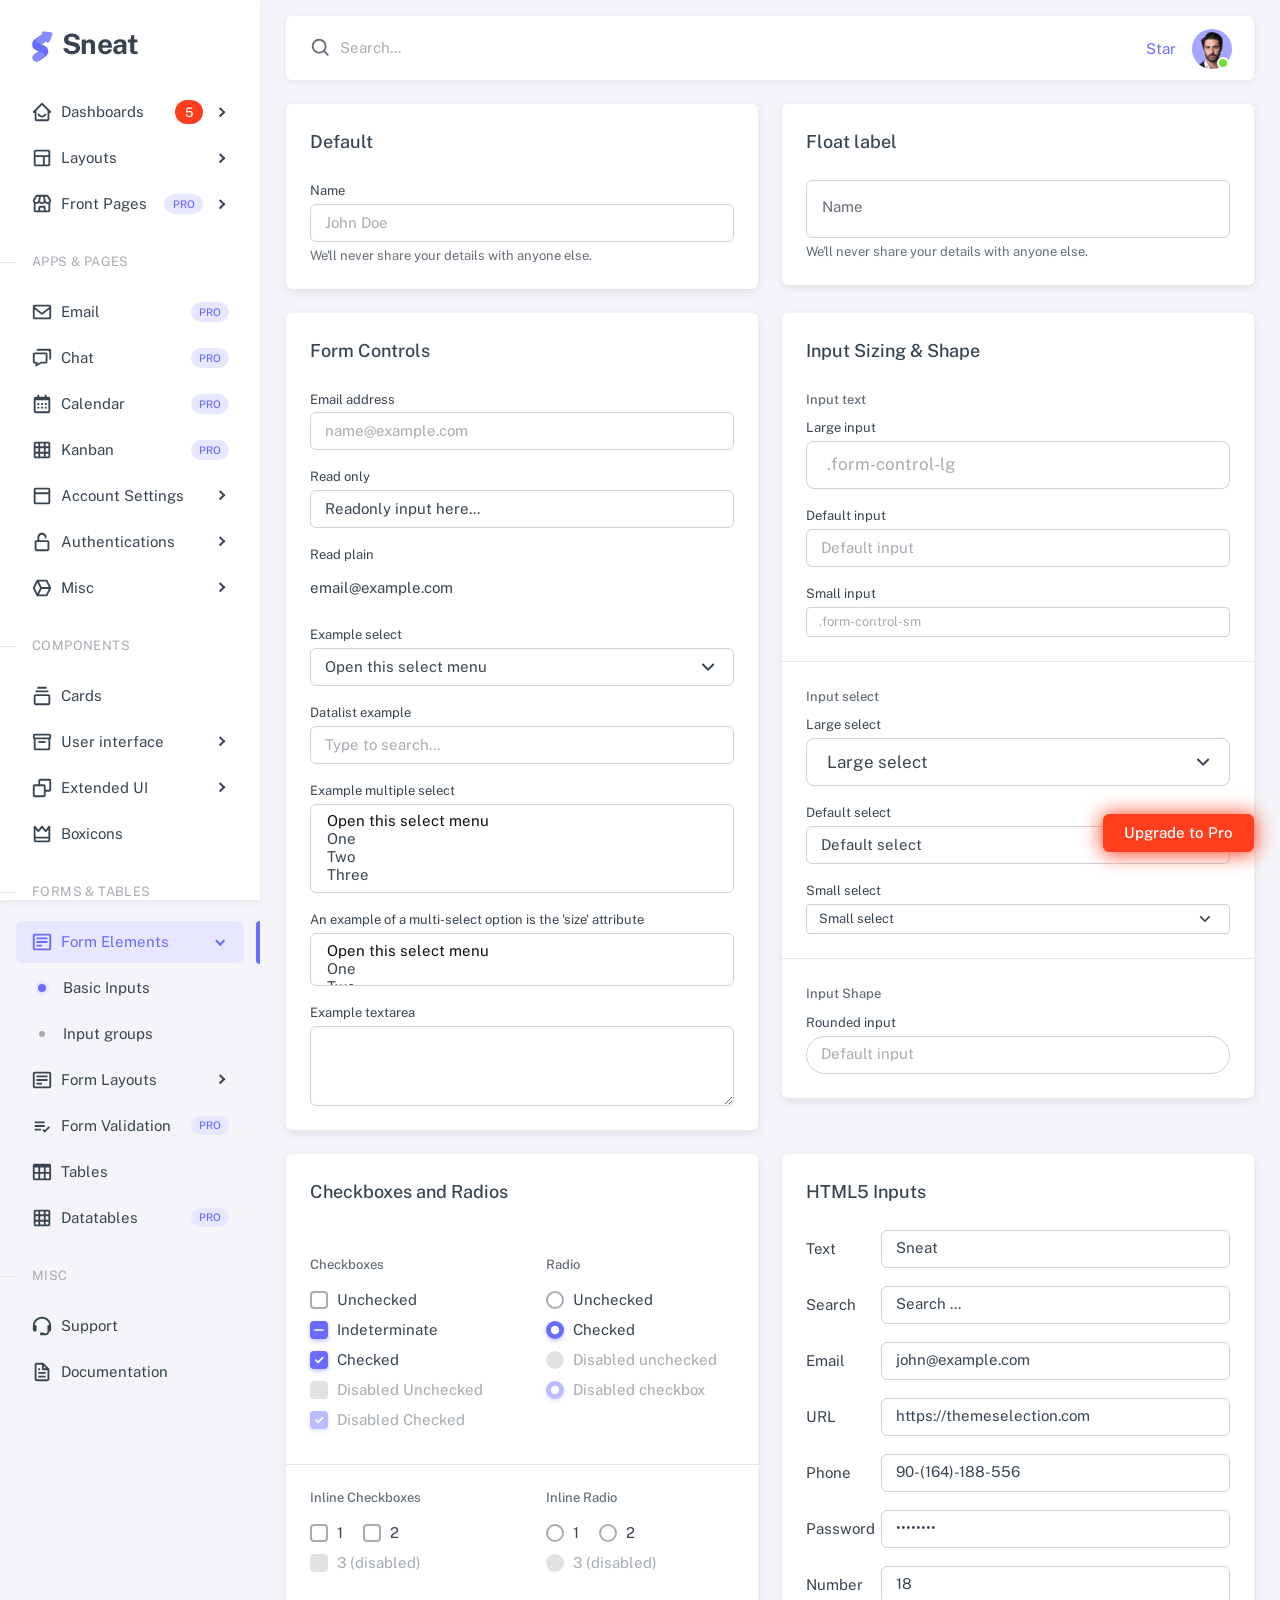
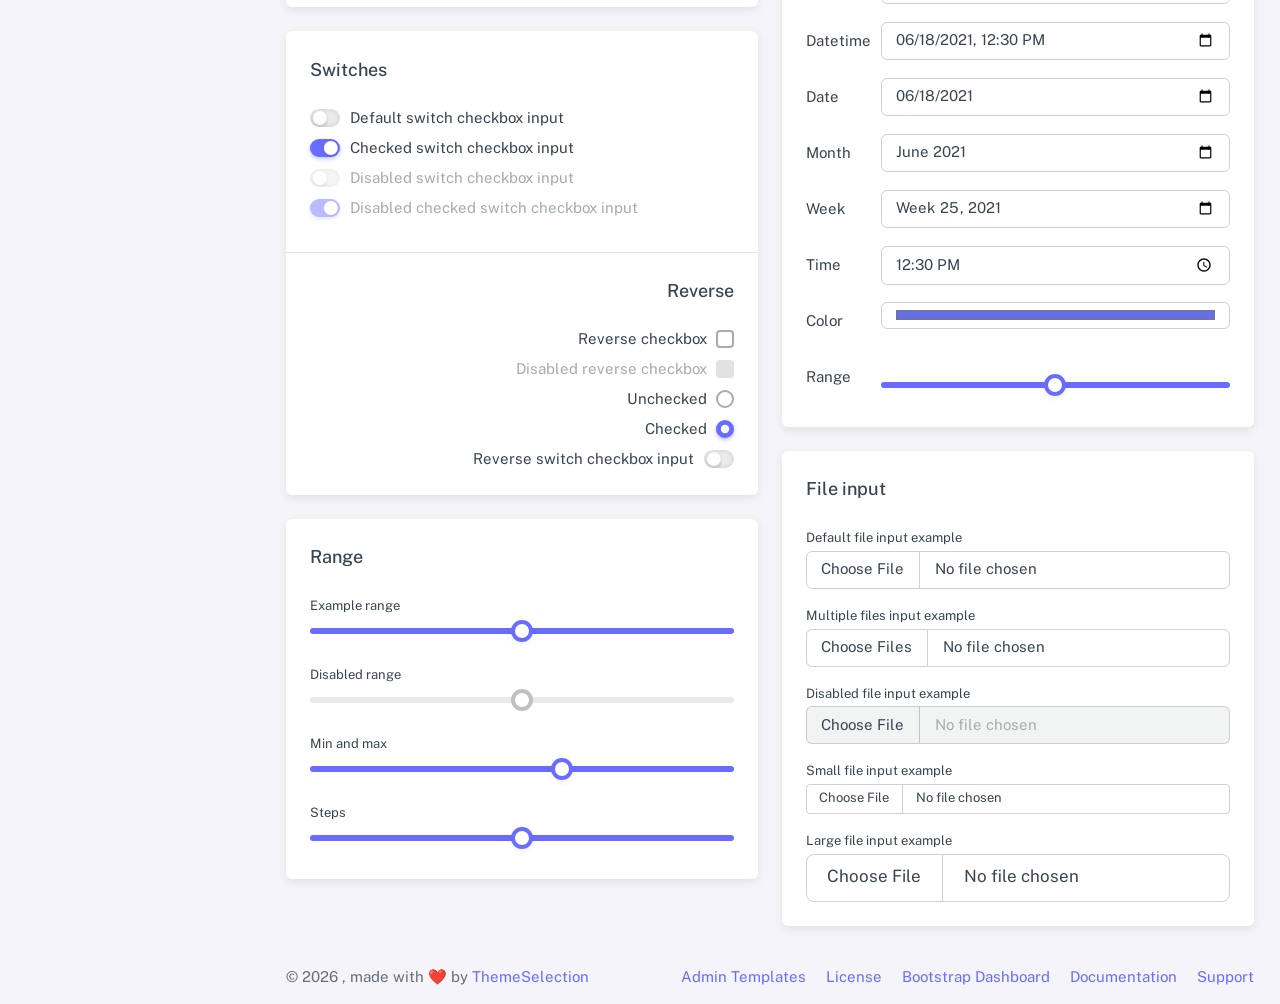
<file: public/templates/forms-basic-inputs.html>
<!doctype html>

<html
  lang="en"
  class="layout-menu-fixed layout-compact"
  data-assets-path="../assets/"
  data-template="vertical-menu-template-free">
  <head>
    <meta charset="utf-8" />
    <meta
      name="viewport"
      content="width=device-width, initial-scale=1.0, user-scalable=no, minimum-scale=1.0, maximum-scale=1.0" />

    <title>Demo: Basic Inputs - Forms | Sneat - Bootstrap Dashboard FREE</title>

    <meta name="description" content="" />

    <!-- Favicon -->
    <link rel="icon" type="image/x-icon" href="../assets/img/favicon/favicon.ico" />

    <!-- Fonts -->
    <link rel="preconnect" href="https://fonts.googleapis.com" />
    <link rel="preconnect" href="https://fonts.gstatic.com" crossorigin />
    <link
      href="https://fonts.googleapis.com/css2?family=Public+Sans:ital,wght@0,300;0,400;0,500;0,600;0,700;1,300;1,400;1,500;1,600;1,700&display=swap"
      rel="stylesheet" />

    <link rel="stylesheet" href="../assets/vendor/fonts/iconify-icons.css" />

    <!-- Core CSS -->
    <!-- build:css assets/vendor/css/theme.css  -->

    <link rel="stylesheet" href="../assets/vendor/css/core.css" />
    <link rel="stylesheet" href="../assets/css/demo.css" />

    <!-- Vendors CSS -->

    <link rel="stylesheet" href="../assets/vendor/libs/perfect-scrollbar/perfect-scrollbar.css" />

    <!-- endbuild -->

    <!-- Page CSS -->

    <!-- Helpers -->
    <script src="../assets/vendor/js/helpers.js"></script>
    <!--! Template customizer & Theme config files MUST be included after core stylesheets and helpers.js in the <head> section -->

    <!--? Config:  Mandatory theme config file contain global vars & default theme options, Set your preferred theme option in this file.  -->

    <script src="../assets/js/config.js"></script>
  </head>

  <body>
    <!-- Layout wrapper -->
    <div class="layout-wrapper layout-content-navbar">
      <div class="layout-container">
        <!-- Menu -->

        <aside id="layout-menu" class="layout-menu menu-vertical menu bg-menu-theme">
          <div class="app-brand demo">
            <a href="index.html" class="app-brand-link">
              <span class="app-brand-logo demo">
                <span class="text-primary">
                  <svg
                    width="25"
                    viewBox="0 0 25 42"
                    version="1.1"
                    xmlns="http://www.w3.org/2000/svg"
                    xmlns:xlink="http://www.w3.org/1999/xlink">
                    <defs>
                      <path
                        d="M13.7918663,0.358365126 L3.39788168,7.44174259 C0.566865006,9.69408886 -0.379795268,12.4788597 0.557900856,15.7960551 C0.68998853,16.2305145 1.09562888,17.7872135 3.12357076,19.2293357 C3.8146334,19.7207684 5.32369333,20.3834223 7.65075054,21.2172976 L7.59773219,21.2525164 L2.63468769,24.5493413 C0.445452254,26.3002124 0.0884951797,28.5083815 1.56381646,31.1738486 C2.83770406,32.8170431 5.20850219,33.2640127 7.09180128,32.5391577 C8.347334,32.0559211 11.4559176,30.0011079 16.4175519,26.3747182 C18.0338572,24.4997857 18.6973423,22.4544883 18.4080071,20.2388261 C17.963753,17.5346866 16.1776345,15.5799961 13.0496516,14.3747546 L10.9194936,13.4715819 L18.6192054,7.984237 L13.7918663,0.358365126 Z"
                        id="path-1"></path>
                      <path
                        d="M5.47320593,6.00457225 C4.05321814,8.216144 4.36334763,10.0722806 6.40359441,11.5729822 C8.61520715,12.571656 10.0999176,13.2171421 10.8577257,13.5094407 L15.5088241,14.433041 L18.6192054,7.984237 C15.5364148,3.11535317 13.9273018,0.573395879 13.7918663,0.358365126 C13.5790555,0.511491653 10.8061687,2.3935607 5.47320593,6.00457225 Z"
                        id="path-3"></path>
                      <path
                        d="M7.50063644,21.2294429 L12.3234468,23.3159332 C14.1688022,24.7579751 14.397098,26.4880487 13.008334,28.506154 C11.6195701,30.5242593 10.3099883,31.790241 9.07958868,32.3040991 C5.78142938,33.4346997 4.13234973,34 4.13234973,34 C4.13234973,34 2.75489982,33.0538207 2.37032616e-14,31.1614621 C-0.55822714,27.8186216 -0.55822714,26.0572515 -4.05231404e-15,25.8773518 C0.83734071,25.6075023 2.77988457,22.8248993 3.3049379,22.52991 C3.65497346,22.3332504 5.05353963,21.8997614 7.50063644,21.2294429 Z"
                        id="path-4"></path>
                      <path
                        d="M20.6,7.13333333 L25.6,13.8 C26.2627417,14.6836556 26.0836556,15.9372583 25.2,16.6 C24.8538077,16.8596443 24.4327404,17 24,17 L14,17 C12.8954305,17 12,16.1045695 12,15 C12,14.5672596 12.1403557,14.1461923 12.4,13.8 L17.4,7.13333333 C18.0627417,6.24967773 19.3163444,6.07059163 20.2,6.73333333 C20.3516113,6.84704183 20.4862915,6.981722 20.6,7.13333333 Z"
                        id="path-5"></path>
                    </defs>
                    <g id="g-app-brand" stroke="none" stroke-width="1" fill="none" fill-rule="evenodd">
                      <g id="Brand-Logo" transform="translate(-27.000000, -15.000000)">
                        <g id="Icon" transform="translate(27.000000, 15.000000)">
                          <g id="Mask" transform="translate(0.000000, 8.000000)">
                            <mask id="mask-2" fill="white">
                              <use xlink:href="#path-1"></use>
                            </mask>
                            <use fill="currentColor" xlink:href="#path-1"></use>
                            <g id="Path-3" mask="url(#mask-2)">
                              <use fill="currentColor" xlink:href="#path-3"></use>
                              <use fill-opacity="0.2" fill="#FFFFFF" xlink:href="#path-3"></use>
                            </g>
                            <g id="Path-4" mask="url(#mask-2)">
                              <use fill="currentColor" xlink:href="#path-4"></use>
                              <use fill-opacity="0.2" fill="#FFFFFF" xlink:href="#path-4"></use>
                            </g>
                          </g>
                          <g
                            id="Triangle"
                            transform="translate(19.000000, 11.000000) rotate(-300.000000) translate(-19.000000, -11.000000) ">
                            <use fill="currentColor" xlink:href="#path-5"></use>
                            <use fill-opacity="0.2" fill="#FFFFFF" xlink:href="#path-5"></use>
                          </g>
                        </g>
                      </g>
                    </g>
                  </svg>
                </span>
              </span>
              <span class="app-brand-text demo menu-text fw-bold ms-2">Sneat</span>
            </a>

            <a href="javascript:void(0);" class="layout-menu-toggle menu-link text-large ms-auto">
              <i class="bx bx-chevron-left d-block d-xl-none align-middle"></i>
            </a>
          </div>

          <div class="menu-divider mt-0"></div>

          <div class="menu-inner-shadow"></div>

          <ul class="menu-inner py-1">
            <!-- Dashboards -->
            <li class="menu-item">
              <a href="javascript:void(0);" class="menu-link menu-toggle">
                <i class="menu-icon tf-icons bx bx-home-smile"></i>
                <div class="text-truncate" data-i18n="Dashboards">Dashboards</div>
                <span class="badge rounded-pill bg-danger ms-auto">5</span>
              </a>
              <ul class="menu-sub">
                <li class="menu-item">
                  <a href="index.html" class="menu-link">
                    <div class="text-truncate" data-i18n="Analytics">Analytics</div>
                  </a>
                </li>
                <li class="menu-item">
                  <a
                    href="https://demos.themeselection.com/sneat-bootstrap-html-admin-template/html/vertical-menu-template/dashboards-crm.html"
                    target="_blank"
                    class="menu-link">
                    <div class="text-truncate" data-i18n="CRM">CRM</div>
                    <div class="badge rounded-pill bg-label-primary text-uppercase fs-tiny ms-auto">Pro</div>
                  </a>
                </li>
                <li class="menu-item">
                  <a
                    href="https://demos.themeselection.com/sneat-bootstrap-html-admin-template/html/vertical-menu-template/app-ecommerce-dashboard.html"
                    target="_blank"
                    class="menu-link">
                    <div class="text-truncate" data-i18n="eCommerce">eCommerce</div>
                    <div class="badge rounded-pill bg-label-primary text-uppercase fs-tiny ms-auto">Pro</div>
                  </a>
                </li>
                <li class="menu-item">
                  <a
                    href="https://demos.themeselection.com/sneat-bootstrap-html-admin-template/html/vertical-menu-template/app-logistics-dashboard.html"
                    target="_blank"
                    class="menu-link">
                    <div class="text-truncate" data-i18n="Logistics">Logistics</div>
                    <div class="badge rounded-pill bg-label-primary text-uppercase fs-tiny ms-auto">Pro</div>
                  </a>
                </li>
                <li class="menu-item">
                  <a
                    href="https://demos.themeselection.com/sneat-bootstrap-html-admin-template/html/vertical-menu-template/app-academy-dashboard.html"
                    target="_blank"
                    class="menu-link">
                    <div class="text-truncate" data-i18n="Academy">Academy</div>
                    <div class="badge rounded-pill bg-label-primary text-uppercase fs-tiny ms-auto">Pro</div>
                  </a>
                </li>
              </ul>
            </li>

            <!-- Layouts -->
            <li class="menu-item">
              <a href="javascript:void(0);" class="menu-link menu-toggle">
                <i class="menu-icon tf-icons bx bx-layout"></i>
                <div class="text-truncate" data-i18n="Layouts">Layouts</div>
              </a>

              <ul class="menu-sub">
                <li class="menu-item">
                  <a href="layouts-without-menu.html" class="menu-link">
                    <div class="text-truncate" data-i18n="Without menu">Without menu</div>
                  </a>
                </li>
                <li class="menu-item">
                  <a href="layouts-without-navbar.html" class="menu-link">
                    <div class="text-truncate" data-i18n="Without navbar">Without navbar</div>
                  </a>
                </li>
                <li class="menu-item">
                  <a href="layouts-fluid.html" class="menu-link">
                    <div class="text-truncate" data-i18n="Fluid">Fluid</div>
                  </a>
                </li>
                <li class="menu-item">
                  <a href="layouts-container.html" class="menu-link">
                    <div class="text-truncate" data-i18n="Container">Container</div>
                  </a>
                </li>
                <li class="menu-item">
                  <a href="layouts-blank.html" class="menu-link">
                    <div class="text-truncate" data-i18n="Blank">Blank</div>
                  </a>
                </li>
              </ul>
            </li>

            <!-- Front Pages -->
            <li class="menu-item">
              <a href="javascript:void(0);" class="menu-link menu-toggle">
                <i class="menu-icon tf-icons bx bx-store"></i>
                <div class="text-truncate" data-i18n="Front Pages">Front Pages</div>
                <div class="badge rounded-pill bg-label-primary text-uppercase fs-tiny ms-auto">Pro</div>
              </a>
              <ul class="menu-sub">
                <li class="menu-item">
                  <a
                    href="https://demos.themeselection.com/sneat-bootstrap-html-admin-template/html/front-pages/landing-page.html"
                    class="menu-link"
                    target="_blank">
                    <div class="text-truncate" data-i18n="Landing">Landing</div>
                  </a>
                </li>
                <li class="menu-item">
                  <a
                    href="https://demos.themeselection.com/sneat-bootstrap-html-admin-template/html/front-pages/pricing-page.html"
                    class="menu-link"
                    target="_blank">
                    <div class="text-truncate" data-i18n="Pricing">Pricing</div>
                  </a>
                </li>
                <li class="menu-item">
                  <a
                    href="https://demos.themeselection.com/sneat-bootstrap-html-admin-template/html/front-pages/payment-page.html"
                    class="menu-link"
                    target="_blank">
                    <div class="text-truncate" data-i18n="Payment">Payment</div>
                  </a>
                </li>
                <li class="menu-item">
                  <a
                    href="https://demos.themeselection.com/sneat-bootstrap-html-admin-template/html/front-pages/checkout-page.html"
                    class="menu-link"
                    target="_blank">
                    <div class="text-truncate" data-i18n="Checkout">Checkout</div>
                  </a>
                </li>
                <li class="menu-item">
                  <a
                    href="https://demos.themeselection.com/sneat-bootstrap-html-admin-template/html/front-pages/help-center-landing.html"
                    class="menu-link"
                    target="_blank">
                    <div class="text-truncate" data-i18n="Help Center">Help Center</div>
                  </a>
                </li>
              </ul>
            </li>

            <!-- Apps & Pages -->
            <li class="menu-header small text-uppercase">
              <span class="menu-header-text">Apps &amp; Pages</span>
            </li>
            <li class="menu-item">
              <a
                href="https://demos.themeselection.com/sneat-bootstrap-html-admin-template/html/vertical-menu-template/app-email.html"
                target="_blank"
                class="menu-link">
                <i class="menu-icon tf-icons bx bx-envelope"></i>
                <div class="text-truncate" data-i18n="Email">Email</div>
                <div class="badge rounded-pill bg-label-primary text-uppercase fs-tiny ms-auto">Pro</div>
              </a>
            </li>
            <li class="menu-item">
              <a
                href="https://demos.themeselection.com/sneat-bootstrap-html-admin-template/html/vertical-menu-template/app-chat.html"
                target="_blank"
                class="menu-link">
                <i class="menu-icon tf-icons bx bx-chat"></i>
                <div class="text-truncate" data-i18n="Chat">Chat</div>
                <div class="badge rounded-pill bg-label-primary text-uppercase fs-tiny ms-auto">Pro</div>
              </a>
            </li>
            <li class="menu-item">
              <a
                href="https://demos.themeselection.com/sneat-bootstrap-html-admin-template/html/vertical-menu-template/app-calendar.html"
                target="_blank"
                class="menu-link">
                <i class="menu-icon tf-icons bx bx-calendar"></i>
                <div class="text-truncate" data-i18n="Calendar">Calendar</div>
                <div class="badge rounded-pill bg-label-primary text-uppercase fs-tiny ms-auto">Pro</div>
              </a>
            </li>
            <li class="menu-item">
              <a
                href="https://demos.themeselection.com/sneat-bootstrap-html-admin-template/html/vertical-menu-template/app-kanban.html"
                target="_blank"
                class="menu-link">
                <i class="menu-icon tf-icons bx bx-grid"></i>
                <div class="text-truncate" data-i18n="Kanban">Kanban</div>
                <div class="badge rounded-pill bg-label-primary text-uppercase fs-tiny ms-auto">Pro</div>
              </a>
            </li>
            <!-- Pages -->
            <li class="menu-item">
              <a href="javascript:void(0);" class="menu-link menu-toggle">
                <i class="menu-icon tf-icons bx bx-dock-top"></i>
                <div class="text-truncate" data-i18n="Account Settings">Account Settings</div>
              </a>
              <ul class="menu-sub">
                <li class="menu-item">
                  <a href="pages-account-settings-account.html" class="menu-link">
                    <div class="text-truncate" data-i18n="Account">Account</div>
                  </a>
                </li>
                <li class="menu-item">
                  <a href="pages-account-settings-notifications.html" class="menu-link">
                    <div class="text-truncate" data-i18n="Notifications">Notifications</div>
                  </a>
                </li>
                <li class="menu-item">
                  <a href="pages-account-settings-connections.html" class="menu-link">
                    <div class="text-truncate" data-i18n="Connections">Connections</div>
                  </a>
                </li>
              </ul>
            </li>
            <li class="menu-item">
              <a href="javascript:void(0);" class="menu-link menu-toggle">
                <i class="menu-icon tf-icons bx bx-lock-open-alt"></i>
                <div class="text-truncate" data-i18n="Authentications">Authentications</div>
              </a>
              <ul class="menu-sub">
                <li class="menu-item">
                  <a href="auth-login-basic.html" class="menu-link" target="_blank">
                    <div class="text-truncate" data-i18n="Basic">Login</div>
                  </a>
                </li>
                <li class="menu-item">
                  <a href="auth-register-basic.html" class="menu-link" target="_blank">
                    <div class="text-truncate" data-i18n="Basic">Register</div>
                  </a>
                </li>
                <li class="menu-item">
                  <a href="auth-forgot-password-basic.html" class="menu-link" target="_blank">
                    <div class="text-truncate" data-i18n="Basic">Forgot Password</div>
                  </a>
                </li>
              </ul>
            </li>
            <li class="menu-item">
              <a href="javascript:void(0);" class="menu-link menu-toggle">
                <i class="menu-icon tf-icons bx bx-cube-alt"></i>
                <div class="text-truncate" data-i18n="Misc">Misc</div>
              </a>
              <ul class="menu-sub">
                <li class="menu-item">
                  <a href="pages-misc-error.html" class="menu-link">
                    <div class="text-truncate" data-i18n="Error">Error</div>
                  </a>
                </li>
                <li class="menu-item">
                  <a href="pages-misc-under-maintenance.html" class="menu-link">
                    <div class="text-truncate" data-i18n="Under Maintenance">Under Maintenance</div>
                  </a>
                </li>
              </ul>
            </li>
            <!-- Components -->
            <li class="menu-header small text-uppercase"><span class="menu-header-text">Components</span></li>
            <!-- Cards -->
            <li class="menu-item">
              <a href="cards-basic.html" class="menu-link">
                <i class="menu-icon tf-icons bx bx-collection"></i>
                <div class="text-truncate" data-i18n="Basic">Cards</div>
              </a>
            </li>
            <!-- User interface -->
            <li class="menu-item">
              <a href="javascript:void(0)" class="menu-link menu-toggle">
                <i class="menu-icon tf-icons bx bx-box"></i>
                <div class="text-truncate" data-i18n="User interface">User interface</div>
              </a>
              <ul class="menu-sub">
                <li class="menu-item">
                  <a href="ui-accordion.html" class="menu-link">
                    <div class="text-truncate" data-i18n="Accordion">Accordion</div>
                  </a>
                </li>
                <li class="menu-item">
                  <a href="ui-alerts.html" class="menu-link">
                    <div class="text-truncate" data-i18n="Alerts">Alerts</div>
                  </a>
                </li>
                <li class="menu-item">
                  <a href="ui-badges.html" class="menu-link">
                    <div class="text-truncate" data-i18n="Badges">Badges</div>
                  </a>
                </li>
                <li class="menu-item">
                  <a href="ui-buttons.html" class="menu-link">
                    <div class="text-truncate" data-i18n="Buttons">Buttons</div>
                  </a>
                </li>
                <li class="menu-item">
                  <a href="ui-carousel.html" class="menu-link">
                    <div class="text-truncate" data-i18n="Carousel">Carousel</div>
                  </a>
                </li>
                <li class="menu-item">
                  <a href="ui-collapse.html" class="menu-link">
                    <div class="text-truncate" data-i18n="Collapse">Collapse</div>
                  </a>
                </li>
                <li class="menu-item">
                  <a href="ui-dropdowns.html" class="menu-link">
                    <div class="text-truncate" data-i18n="Dropdowns">Dropdowns</div>
                  </a>
                </li>
                <li class="menu-item">
                  <a href="ui-footer.html" class="menu-link">
                    <div class="text-truncate" data-i18n="Footer">Footer</div>
                  </a>
                </li>
                <li class="menu-item">
                  <a href="ui-list-groups.html" class="menu-link">
                    <div class="text-truncate" data-i18n="List Groups">List groups</div>
                  </a>
                </li>
                <li class="menu-item">
                  <a href="ui-modals.html" class="menu-link">
                    <div class="text-truncate" data-i18n="Modals">Modals</div>
                  </a>
                </li>
                <li class="menu-item">
                  <a href="ui-navbar.html" class="menu-link">
                    <div class="text-truncate" data-i18n="Navbar">Navbar</div>
                  </a>
                </li>
                <li class="menu-item">
                  <a href="ui-offcanvas.html" class="menu-link">
                    <div class="text-truncate" data-i18n="Offcanvas">Offcanvas</div>
                  </a>
                </li>
                <li class="menu-item">
                  <a href="ui-pagination-breadcrumbs.html" class="menu-link">
                    <div class="text-truncate" data-i18n="Pagination & Breadcrumbs">Pagination &amp; Breadcrumbs</div>
                  </a>
                </li>
                <li class="menu-item">
                  <a href="ui-progress.html" class="menu-link">
                    <div class="text-truncate" data-i18n="Progress">Progress</div>
                  </a>
                </li>
                <li class="menu-item">
                  <a href="ui-spinners.html" class="menu-link">
                    <div class="text-truncate" data-i18n="Spinners">Spinners</div>
                  </a>
                </li>
                <li class="menu-item">
                  <a href="ui-tabs-pills.html" class="menu-link">
                    <div class="text-truncate" data-i18n="Tabs & Pills">Tabs &amp; Pills</div>
                  </a>
                </li>
                <li class="menu-item">
                  <a href="ui-toasts.html" class="menu-link">
                    <div class="text-truncate" data-i18n="Toasts">Toasts</div>
                  </a>
                </li>
                <li class="menu-item">
                  <a href="ui-tooltips-popovers.html" class="menu-link">
                    <div class="text-truncate" data-i18n="Tooltips & Popovers">Tooltips &amp; Popovers</div>
                  </a>
                </li>
                <li class="menu-item">
                  <a href="ui-typography.html" class="menu-link">
                    <div class="text-truncate" data-i18n="Typography">Typography</div>
                  </a>
                </li>
              </ul>
            </li>

            <!-- Extended components -->
            <li class="menu-item">
              <a href="javascript:void(0)" class="menu-link menu-toggle">
                <i class="menu-icon tf-icons bx bx-copy"></i>
                <div class="text-truncate" data-i18n="Extended UI">Extended UI</div>
              </a>
              <ul class="menu-sub">
                <li class="menu-item">
                  <a href="extended-ui-perfect-scrollbar.html" class="menu-link">
                    <div class="text-truncate" data-i18n="Perfect Scrollbar">Perfect Scrollbar</div>
                  </a>
                </li>
                <li class="menu-item">
                  <a href="extended-ui-text-divider.html" class="menu-link">
                    <div class="text-truncate" data-i18n="Text Divider">Text Divider</div>
                  </a>
                </li>
              </ul>
            </li>

            <li class="menu-item">
              <a href="icons-boxicons.html" class="menu-link">
                <i class="menu-icon tf-icons bx bx-crown"></i>
                <div class="text-truncate" data-i18n="Boxicons">Boxicons</div>
              </a>
            </li>

            <!-- Forms & Tables -->
            <li class="menu-header small text-uppercase"><span class="menu-header-text">Forms &amp; Tables</span></li>
            <!-- Forms -->
            <li class="menu-item active open">
              <a href="javascript:void(0);" class="menu-link menu-toggle">
                <i class="menu-icon tf-icons bx bx-detail"></i>
                <div class="text-truncate" data-i18n="Form Elements">Form Elements</div>
              </a>
              <ul class="menu-sub">
                <li class="menu-item active">
                  <a href="forms-basic-inputs.html" class="menu-link">
                    <div class="text-truncate" data-i18n="Basic Inputs">Basic Inputs</div>
                  </a>
                </li>
                <li class="menu-item">
                  <a href="forms-input-groups.html" class="menu-link">
                    <div class="text-truncate" data-i18n="Input groups">Input groups</div>
                  </a>
                </li>
              </ul>
            </li>
            <li class="menu-item">
              <a href="javascript:void(0);" class="menu-link menu-toggle">
                <i class="menu-icon tf-icons bx bx-detail"></i>
                <div class="text-truncate" data-i18n="Form Layouts">Form Layouts</div>
              </a>
              <ul class="menu-sub">
                <li class="menu-item">
                  <a href="form-layouts-vertical.html" class="menu-link">
                    <div class="text-truncate" data-i18n="Vertical Form">Vertical Form</div>
                  </a>
                </li>
                <li class="menu-item">
                  <a href="form-layouts-horizontal.html" class="menu-link">
                    <div class="text-truncate" data-i18n="Horizontal Form">Horizontal Form</div>
                  </a>
                </li>
              </ul>
            </li>
            <!-- Form Validation -->
            <li class="menu-item">
              <a
                href="https://demos.themeselection.com/sneat-bootstrap-html-admin-template/html/vertical-menu-template/form-validation.html"
                target="_blank"
                class="menu-link">
                <i class="menu-icon tf-icons bx bx-list-check"></i>
                <div class="text-truncate" data-i18n="Form Validation">Form Validation</div>
                <div class="badge rounded-pill bg-label-primary text-uppercase fs-tiny ms-auto">Pro</div>
              </a>
            </li>
            <!-- Tables -->
            <li class="menu-item">
              <a href="tables-basic.html" class="menu-link">
                <i class="menu-icon tf-icons bx bx-table"></i>
                <div class="text-truncate" data-i18n="Tables">Tables</div>
              </a>
            </li>
            <!-- Data Tables -->
            <li class="menu-item">
              <a
                href="https://demos.themeselection.com/sneat-bootstrap-html-admin-template/html/vertical-menu-template/tables-datatables-basic.html"
                target="_blank"
                class="menu-link">
                <i class="menu-icon tf-icons bx bx-grid"></i>
                <div class="text-truncate" data-i18n="Datatables">Datatables</div>
                <div class="badge rounded-pill bg-label-primary text-uppercase fs-tiny ms-auto">Pro</div>
              </a>
            </li>
            <!-- Misc -->
            <li class="menu-header small text-uppercase"><span class="menu-header-text">Misc</span></li>
            <li class="menu-item">
              <a
                href="https://github.com/themeselection/sneat-bootstrap-html-admin-template-free/issues"
                target="_blank"
                class="menu-link">
                <i class="menu-icon tf-icons bx bx-support"></i>
                <div class="text-truncate" data-i18n="Support">Support</div>
              </a>
            </li>
            <li class="menu-item">
              <a
                href="https://demos.themeselection.com/sneat-bootstrap-html-admin-template/documentation/"
                target="_blank"
                class="menu-link">
                <i class="menu-icon tf-icons bx bx-file"></i>
                <div class="text-truncate" data-i18n="Documentation">Documentation</div>
              </a>
            </li>
          </ul>
        </aside>
        <!-- / Menu -->

        <!-- Layout container -->
        <div class="layout-page">
          <!-- Navbar -->

          <nav
            class="layout-navbar container-xxl navbar-detached navbar navbar-expand-xl align-items-center bg-navbar-theme"
            id="layout-navbar">
            <div class="layout-menu-toggle navbar-nav align-items-xl-center me-4 me-xl-0 d-xl-none">
              <a class="nav-item nav-link px-0 me-xl-6" href="javascript:void(0)">
                <i class="icon-base bx bx-menu icon-md"></i>
              </a>
            </div>

            <div class="navbar-nav-right d-flex align-items-center justify-content-end" id="navbar-collapse">
              <!-- Search -->
              <div class="navbar-nav align-items-center me-auto">
                <div class="nav-item d-flex align-items-center">
                  <span class="w-px-22 h-px-22"><i class="icon-base bx bx-search icon-md"></i></span>
                  <input
                    type="text"
                    class="form-control border-0 shadow-none ps-1 ps-sm-2 d-md-block d-none"
                    placeholder="Search..."
                    aria-label="Search..." />
                </div>
              </div>
              <!-- /Search -->

              <ul class="navbar-nav flex-row align-items-center ms-md-auto">
                <!-- Place this tag where you want the button to render. -->
                <li class="nav-item lh-1 me-4">
                  <a
                    class="github-button"
                    href="https://github.com/themeselection/sneat-bootstrap-html-admin-template-free"
                    data-icon="octicon-star"
                    data-size="large"
                    data-show-count="true"
                    aria-label="Star themeselection/sneat-html-admin-template-free on GitHub"
                    >Star</a
                  >
                </li>

                <!-- User -->
                <li class="nav-item navbar-dropdown dropdown-user dropdown">
                  <a
                    class="nav-link dropdown-toggle hide-arrow p-0"
                    href="javascript:void(0);"
                    data-bs-toggle="dropdown">
                    <div class="avatar avatar-online">
                      <img src="../assets/img/avatars/1.png" alt class="w-px-40 h-auto rounded-circle" />
                    </div>
                  </a>
                  <ul class="dropdown-menu dropdown-menu-end">
                    <li>
                      <a class="dropdown-item" href="#">
                        <div class="d-flex">
                          <div class="flex-shrink-0 me-3">
                            <div class="avatar avatar-online">
                              <img src="../assets/img/avatars/1.png" alt class="w-px-40 h-auto rounded-circle" />
                            </div>
                          </div>
                          <div class="flex-grow-1">
                            <h6 class="mb-0">John Doe</h6>
                            <small class="text-body-secondary">Admin</small>
                          </div>
                        </div>
                      </a>
                    </li>
                    <li>
                      <div class="dropdown-divider my-1"></div>
                    </li>
                    <li>
                      <a class="dropdown-item" href="#">
                        <i class="icon-base bx bx-user icon-md me-3"></i><span>My Profile</span>
                      </a>
                    </li>
                    <li>
                      <a class="dropdown-item" href="#">
                        <i class="icon-base bx bx-cog icon-md me-3"></i><span>Settings</span>
                      </a>
                    </li>
                    <li>
                      <a class="dropdown-item" href="#">
                        <span class="d-flex align-items-center align-middle">
                          <i class="flex-shrink-0 icon-base bx bx-credit-card icon-md me-3"></i
                          ><span class="flex-grow-1 align-middle">Billing Plan</span>
                          <span class="flex-shrink-0 badge rounded-pill bg-danger">4</span>
                        </span>
                      </a>
                    </li>
                    <li>
                      <div class="dropdown-divider my-1"></div>
                    </li>
                    <li>
                      <a class="dropdown-item" href="javascript:void(0);">
                        <i class="icon-base bx bx-power-off icon-md me-3"></i><span>Log Out</span>
                      </a>
                    </li>
                  </ul>
                </li>
                <!--/ User -->
              </ul>
            </div>
          </nav>

          <!-- / Navbar -->

          <!-- Content wrapper -->
          <div class="content-wrapper">
            <!-- Content -->
            <div class="container-xxl flex-grow-1 container-p-y">
              <div class="row g-6">
                <div class="col-md-6">
                  <div class="card">
                    <h5 class="card-header">Default</h5>
                    <div class="card-body">
                      <div>
                        <label for="defaultFormControlInput" class="form-label">Name</label>
                        <input
                          type="text"
                          class="form-control"
                          id="defaultFormControlInput"
                          placeholder="John Doe"
                          aria-describedby="defaultFormControlHelp" />
                        <div id="defaultFormControlHelp" class="form-text">
                          We'll never share your details with anyone else.
                        </div>
                      </div>
                    </div>
                  </div>
                </div>
                <div class="col-md-6">
                  <div class="card">
                    <h5 class="card-header">Float label</h5>
                    <div class="card-body">
                      <div class="form-floating">
                        <input
                          type="text"
                          class="form-control"
                          id="floatingInput"
                          placeholder="John Doe"
                          aria-describedby="floatingInputHelp" />
                        <label for="floatingInput">Name</label>
                        <div id="floatingInputHelp" class="form-text">
                          We'll never share your details with anyone else.
                        </div>
                      </div>
                    </div>
                  </div>
                </div>

                <!-- Form controls -->
                <div class="col-md-6">
                  <div class="card">
                    <h5 class="card-header">Form Controls</h5>
                    <div class="card-body">
                      <div class="mb-4">
                        <label for="exampleFormControlInput1" class="form-label">Email address</label>
                        <input
                          type="email"
                          class="form-control"
                          id="exampleFormControlInput1"
                          placeholder="name@example.com" />
                      </div>
                      <div class="mb-4">
                        <label for="exampleFormControlReadOnlyInput1" class="form-label">Read only</label>
                        <input
                          class="form-control"
                          type="text"
                          id="exampleFormControlReadOnlyInput1"
                          value="Readonly input here..."
                          aria-label="readonly input example"
                          readonly />
                      </div>
                      <div class="mb-4">
                        <label for="exampleFormControlReadOnlyInputPlain1" class="form-label">Read plain</label>
                        <input
                          type="text"
                          readonly
                          class="form-control-plaintext"
                          id="exampleFormControlReadOnlyInputPlain1"
                          value="email@example.com" />
                      </div>
                      <div class="mb-4">
                        <label for="exampleFormControlSelect1" class="form-label">Example select</label>
                        <select class="form-select" id="exampleFormControlSelect1" aria-label="Default select example">
                          <option selected>Open this select menu</option>
                          <option value="1">One</option>
                          <option value="2">Two</option>
                          <option value="3">Three</option>
                        </select>
                      </div>
                      <div class="mb-4">
                        <label for="exampleDataList" class="form-label">Datalist example</label>
                        <input
                          class="form-control"
                          list="datalistOptions"
                          id="exampleDataList"
                          placeholder="Type to search..." />
                        <datalist id="datalistOptions">
                          <option value="San Francisco"></option>
                          <option value="New York"></option>
                          <option value="Seattle"></option>
                          <option value="Los Angeles"></option>
                          <option value="Chicago"></option>
                        </datalist>
                      </div>
                      <div class="mb-4">
                        <label for="exampleFormControlSelect2" class="form-label">Example multiple select</label>
                        <select
                          multiple
                          class="form-select"
                          id="exampleFormControlSelect2"
                          aria-label="Multiple select example">
                          <option selected>Open this select menu</option>
                          <option value="1">One</option>
                          <option value="2">Two</option>
                          <option value="3">Three</option>
                        </select>
                      </div>
                      <div class="mb-4">
                        <label for="exampleFormControlSelect3" class="form-label"
                          >An example of a multi-select option is the 'size' attribute</label
                        >
                        <select
                          class="form-select"
                          id="exampleFormControlSelect3"
                          size="2"
                          aria-label="Size 2 select example">
                          <option selected>Open this select menu</option>
                          <option value="1">One</option>
                          <option value="2">Two</option>
                          <option value="3">Three</option>
                        </select>
                      </div>
                      <div>
                        <label for="exampleFormControlTextarea1" class="form-label">Example textarea</label>
                        <textarea class="form-control" id="exampleFormControlTextarea1" rows="3"></textarea>
                      </div>
                    </div>
                  </div>
                </div>

                <!-- Input Sizing -->
                <div class="col-md-6">
                  <div class="card">
                    <h5 class="card-header">Input Sizing & Shape</h5>
                    <div class="card-body">
                      <small class="fw-medium">Input text</small>

                      <div class="mt-2 mb-4">
                        <label for="largeInput" class="form-label">Large input</label>
                        <input
                          id="largeInput"
                          class="form-control form-control-lg"
                          type="text"
                          placeholder=".form-control-lg" />
                      </div>
                      <div class="mb-4">
                        <label for="defaultInput" class="form-label">Default input</label>
                        <input id="defaultInput" class="form-control" type="text" placeholder="Default input" />
                      </div>
                      <div>
                        <label for="smallInput" class="form-label">Small input</label>
                        <input
                          id="smallInput"
                          class="form-control form-control-sm"
                          type="text"
                          placeholder=".form-control-sm" />
                      </div>
                    </div>
                    <hr class="m-0" />
                    <div class="card-body">
                      <small class="fw-medium">Input select</small>
                      <div class="mt-2 mb-4">
                        <label for="largeSelect" class="form-label">Large select</label>
                        <select id="largeSelect" class="form-select form-select-lg">
                          <option>Large select</option>
                          <option value="1">One</option>
                          <option value="2">Two</option>
                          <option value="3">Three</option>
                        </select>
                      </div>
                      <div class="mb-4">
                        <label for="defaultSelect" class="form-label">Default select</label>
                        <select id="defaultSelect" class="form-select">
                          <option>Default select</option>
                          <option value="1">One</option>
                          <option value="2">Two</option>
                          <option value="3">Three</option>
                        </select>
                      </div>
                      <div>
                        <label for="smallSelect" class="form-label">Small select</label>
                        <select id="smallSelect" class="form-select form-select-sm">
                          <option>Small select</option>
                          <option value="1">One</option>
                          <option value="2">Two</option>
                          <option value="3">Three</option>
                        </select>
                      </div>
                    </div>
                    <hr class="m-0" />
                    <div class="card-body">
                      <small class="fw-medium">Input Shape</small>
                      <div class="mt-2">
                        <label for="roundedInput" class="form-label">Rounded input</label>
                        <input
                          id="roundedInput"
                          class="form-control rounded-pill"
                          type="text"
                          placeholder="Default input" />
                      </div>
                    </div>
                  </div>
                </div>

                <!-- Default Checkboxes and radios & Default checkboxes and radios -->
                <div class="col-xl-6">
                  <div class="card mb-6">
                    <h5 class="card-header">Checkboxes and Radios</h5>
                    <!-- Checkboxes and Radios -->
                    <div class="row g-0">
                      <div class="col-md p-6">
                        <small class="fw-medium">Checkboxes</small>
                        <div class="form-check mt-4">
                          <input class="form-check-input" type="checkbox" value="" id="defaultCheck1" />
                          <label class="form-check-label" for="defaultCheck1"> Unchecked </label>
                        </div>
                        <div class="form-check">
                          <input class="form-check-input" type="checkbox" value="" id="defaultCheck2" checked />
                          <label class="form-check-label" for="defaultCheck2"> Indeterminate </label>
                        </div>
                        <div class="form-check">
                          <input class="form-check-input" type="checkbox" value="" id="defaultCheck3" checked />
                          <label class="form-check-label" for="defaultCheck3"> Checked </label>
                        </div>
                        <div class="form-check">
                          <input class="form-check-input" type="checkbox" value="" id="disabledCheck1" disabled />
                          <label class="form-check-label" for="disabledCheck1"> Disabled Unchecked </label>
                        </div>
                        <div class="form-check">
                          <input
                            class="form-check-input"
                            type="checkbox"
                            value=""
                            id="disabledCheck2"
                            disabled
                            checked />
                          <label class="form-check-label" for="disabledCheck2"> Disabled Checked </label>
                        </div>
                      </div>
                      <div class="col-md p-6">
                        <small class="fw-medium">Radio</small>
                        <div class="form-check mt-4">
                          <input
                            name="default-radio-1"
                            class="form-check-input"
                            type="radio"
                            value=""
                            id="defaultRadio1" />
                          <label class="form-check-label" for="defaultRadio1"> Unchecked </label>
                        </div>
                        <div class="form-check">
                          <input
                            name="default-radio-1"
                            class="form-check-input"
                            type="radio"
                            value=""
                            id="defaultRadio2"
                            checked />
                          <label class="form-check-label" for="defaultRadio2"> Checked </label>
                        </div>
                        <div class="form-check">
                          <input class="form-check-input" type="radio" value="" id="disabledRadio1" disabled />
                          <label class="form-check-label" for="disabledRadio1"> Disabled unchecked </label>
                        </div>
                        <div class="form-check">
                          <input class="form-check-input" type="radio" value="" id="disabledRadio2" disabled checked />
                          <label class="form-check-label" for="disabledRadio2"> Disabled checkbox </label>
                        </div>
                      </div>
                    </div>
                    <hr class="m-0" />
                    <!-- Inline Checkboxes -->
                    <div class="row g-0">
                      <div class="col-md p-6">
                        <small class="fw-medium d-block">Inline Checkboxes</small>
                        <div class="form-check form-check-inline mt-4">
                          <input class="form-check-input" type="checkbox" id="inlineCheckbox1" value="option1" />
                          <label class="form-check-label" for="inlineCheckbox1">1</label>
                        </div>
                        <div class="form-check form-check-inline">
                          <input class="form-check-input" type="checkbox" id="inlineCheckbox2" value="option2" />
                          <label class="form-check-label" for="inlineCheckbox2">2</label>
                        </div>
                        <div class="form-check form-check-inline">
                          <input
                            class="form-check-input"
                            type="checkbox"
                            id="inlineCheckbox3"
                            value="option3"
                            disabled />
                          <label class="form-check-label" for="inlineCheckbox3">3 (disabled)</label>
                        </div>
                      </div>
                      <div class="col-md p-6">
                        <small class="fw-medium d-block">Inline Radio</small>
                        <div class="form-check form-check-inline mt-4">
                          <input
                            class="form-check-input"
                            type="radio"
                            name="inlineRadioOptions"
                            id="inlineRadio1"
                            value="option1" />
                          <label class="form-check-label" for="inlineRadio1">1</label>
                        </div>
                        <div class="form-check form-check-inline">
                          <input
                            class="form-check-input"
                            type="radio"
                            name="inlineRadioOptions"
                            id="inlineRadio2"
                            value="option2" />
                          <label class="form-check-label" for="inlineRadio2">2</label>
                        </div>
                        <div class="form-check form-check-inline">
                          <input
                            class="form-check-input"
                            type="radio"
                            name="inlineRadioOptions"
                            id="inlineRadio3"
                            value="option3"
                            disabled />
                          <label class="form-check-label" for="inlineRadio3">3 (disabled)</label>
                        </div>
                      </div>
                    </div>
                  </div>

                  <!-- Switches -->
                  <div class="card mb-6">
                    <div class="row row-bordered g-0">
                      <div class="col-xxl-6 col-xl-12 col-md-6">
                        <h5 class="card-header">Switches</h5>
                        <div class="card-body">
                          <div class="form-check form-switch mb-2">
                            <input class="form-check-input" type="checkbox" id="flexSwitchCheckDefault" />
                            <label class="form-check-label" for="flexSwitchCheckDefault"
                              >Default switch checkbox input</label
                            >
                          </div>
                          <div class="form-check form-switch mb-2">
                            <input class="form-check-input" type="checkbox" id="flexSwitchCheckChecked" checked />
                            <label class="form-check-label" for="flexSwitchCheckChecked"
                              >Checked switch checkbox input</label
                            >
                          </div>
                          <div class="form-check form-switch mb-2">
                            <input class="form-check-input" type="checkbox" id="flexSwitchCheckDisabled" disabled />
                            <label class="form-check-label" for="flexSwitchCheckDisabled"
                              >Disabled switch checkbox input</label
                            >
                          </div>
                          <div class="form-check form-switch">
                            <input
                              class="form-check-input"
                              type="checkbox"
                              id="flexSwitchCheckCheckedDisabled"
                              checked
                              disabled />
                            <label class="form-check-label" for="flexSwitchCheckCheckedDisabled"
                              >Disabled checked switch checkbox input</label
                            >
                          </div>
                        </div>
                      </div>
                      <div class="col-xxl-6 col-xl-12 col-md-6">
                        <h5 class="card-header text-end">Reverse</h5>
                        <div class="card-body">
                          <div class="form-check form-check-reverse">
                            <input class="form-check-input" type="checkbox" value="" id="reverseCheck1" />
                            <label class="form-check-label" for="reverseCheck1"> Reverse checkbox </label>
                          </div>
                          <div class="form-check form-check-reverse">
                            <input class="form-check-input" type="checkbox" value="" id="reverseCheck2" disabled />
                            <label class="form-check-label" for="reverseCheck2"> Disabled reverse checkbox </label>
                          </div>
                          <div class="form-check form-check-reverse">
                            <input
                              name="reverse-radio-1"
                              class="form-check-input"
                              type="radio"
                              value=""
                              id="reverseRadio1" />
                            <label class="form-check-label" for="reverseRadio1"> Unchecked </label>
                          </div>
                          <div class="form-check form-check-reverse">
                            <input
                              name="reverse-radio-1"
                              class="form-check-input"
                              type="radio"
                              value=""
                              id="reverseRadio2"
                              checked />
                            <label class="form-check-label" for="reverseRadio2"> Checked </label>
                          </div>
                          <div class="form-check form-switch form-check-reverse mb-0">
                            <input class="form-check-input" type="checkbox" id="flexSwitchCheckReverse" />
                            <label class="form-check-label" for="flexSwitchCheckReverse"
                              >Reverse switch checkbox input</label
                            >
                          </div>
                        </div>
                      </div>
                    </div>
                  </div>

                  <!-- Range -->
                  <div class="card">
                    <h5 class="card-header">Range</h5>
                    <div class="card-body">
                      <div class="mb-4">
                        <label for="formRange1" class="form-label">Example range</label>
                        <input type="range" class="form-range" id="formRange1" />
                      </div>
                      <div class="mb-4">
                        <label for="disabledRange" class="form-label">Disabled range</label>
                        <input type="range" class="form-range" id="disabledRange" disabled />
                      </div>
                      <div class="mb-4">
                        <label for="formRange2" class="form-label">Min and max</label>
                        <input type="range" class="form-range" min="0" max="5" id="formRange2" />
                      </div>
                      <div>
                        <label for="formRange3" class="form-label">Steps</label>
                        <input type="range" class="form-range" min="0" max="5" step="0.5" id="formRange3" />
                      </div>
                    </div>
                  </div>
                </div>

                <div class="col-xl-6">
                  <!-- HTML5 Inputs -->
                  <div class="card mb-6">
                    <h5 class="card-header">HTML5 Inputs</h5>
                    <div class="card-body">
                      <div class="mb-4 row">
                        <label for="html5-text-input" class="col-md-2 col-form-label">Text</label>
                        <div class="col-md-10">
                          <input class="form-control" type="text" value="Sneat" id="html5-text-input" />
                        </div>
                      </div>
                      <div class="mb-4 row">
                        <label for="html5-search-input" class="col-md-2 col-form-label">Search</label>
                        <div class="col-md-10">
                          <input class="form-control" type="search" value="Search ..." id="html5-search-input" />
                        </div>
                      </div>
                      <div class="mb-4 row">
                        <label for="html5-email-input" class="col-md-2 col-form-label">Email</label>
                        <div class="col-md-10">
                          <input class="form-control" type="email" value="john@example.com" id="html5-email-input" />
                        </div>
                      </div>
                      <div class="mb-4 row">
                        <label for="html5-url-input" class="col-md-2 col-form-label">URL</label>
                        <div class="col-md-10">
                          <input
                            class="form-control"
                            type="url"
                            value="https://themeselection.com"
                            id="html5-url-input" />
                        </div>
                      </div>
                      <div class="mb-4 row">
                        <label for="html5-tel-input" class="col-md-2 col-form-label">Phone</label>
                        <div class="col-md-10">
                          <input class="form-control" type="tel" value="90-(164)-188-556" id="html5-tel-input" />
                        </div>
                      </div>
                      <div class="mb-4 row">
                        <label for="html5-password-input" class="col-md-2 col-form-label">Password</label>
                        <div class="col-md-10">
                          <input class="form-control" type="password" value="password" id="html5-password-input" />
                        </div>
                      </div>
                      <div class="mb-4 row">
                        <label for="html5-number-input" class="col-md-2 col-form-label">Number</label>
                        <div class="col-md-10">
                          <input class="form-control" type="number" value="18" id="html5-number-input" />
                        </div>
                      </div>
                      <div class="mb-4 row">
                        <label for="html5-datetime-local-input" class="col-md-2 col-form-label">Datetime</label>
                        <div class="col-md-10">
                          <input
                            class="form-control"
                            type="datetime-local"
                            value="2021-06-18T12:30:00"
                            id="html5-datetime-local-input" />
                        </div>
                      </div>
                      <div class="mb-4 row">
                        <label for="html5-date-input" class="col-md-2 col-form-label">Date</label>
                        <div class="col-md-10">
                          <input class="form-control" type="date" value="2021-06-18" id="html5-date-input" />
                        </div>
                      </div>
                      <div class="mb-4 row">
                        <label for="html5-month-input" class="col-md-2 col-form-label">Month</label>
                        <div class="col-md-10">
                          <input class="form-control" type="month" value="2021-06" id="html5-month-input" />
                        </div>
                      </div>
                      <div class="mb-4 row">
                        <label for="html5-week-input" class="col-md-2 col-form-label">Week</label>
                        <div class="col-md-10">
                          <input class="form-control" type="week" value="2021-W25" id="html5-week-input" />
                        </div>
                      </div>
                      <div class="mb-4 row">
                        <label for="html5-time-input" class="col-md-2 col-form-label">Time</label>
                        <div class="col-md-10">
                          <input class="form-control" type="time" value="12:30:00" id="html5-time-input" />
                        </div>
                      </div>
                      <div class="mb-4 row">
                        <label for="html5-color-input" class="col-md-2 col-form-label">Color</label>
                        <div class="col-md-10">
                          <input
                            type="color"
                            class="form-control"
                            id="html5-color-input"
                            value="#666EE8"
                            title="Choose your color" />
                        </div>
                      </div>
                      <div class="row">
                        <label for="html5-range" class="col-md-2 col-form-label">Range</label>
                        <div class="col-md-10">
                          <input type="range" class="form-range mt-4" id="html5-range" />
                        </div>
                      </div>
                    </div>
                  </div>

                  <!-- File input -->
                  <div class="card">
                    <h5 class="card-header">File input</h5>
                    <div class="card-body">
                      <div class="mb-4">
                        <label for="formFile" class="form-label">Default file input example</label>
                        <input class="form-control" type="file" id="formFile" />
                      </div>
                      <div class="mb-4">
                        <label for="formFileMultiple" class="form-label">Multiple files input example</label>
                        <input class="form-control" type="file" id="formFileMultiple" multiple />
                      </div>
                      <div class="mb-4">
                        <label for="formFileDisabled" class="form-label">Disabled file input example</label>
                        <input class="form-control" type="file" id="formFileDisabled" disabled />
                      </div>
                      <div class="mb-4">
                        <label for="formFileSm" class="form-label">Small file input example</label>
                        <input class="form-control form-control-sm" id="formFileSm" type="file" />
                      </div>
                      <div>
                        <label for="formFileLg" class="form-label">Large file input example</label>
                        <input class="form-control form-control-lg" id="formFileLg" type="file" />
                      </div>
                    </div>
                  </div>
                </div>
              </div>
            </div>
            <!-- / Content -->

            <!-- Footer -->
            <footer class="content-footer footer bg-footer-theme">
              <div class="container-xxl">
                <div
                  class="footer-container d-flex align-items-center justify-content-between py-4 flex-md-row flex-column">
                  <div class="mb-2 mb-md-0">
                    &#169;
                    <script>
                      document.write(new Date().getFullYear());
                    </script>
                    , made with ❤️ by
                    <a href="https://themeselection.com" target="_blank" class="footer-link">ThemeSelection</a>
                  </div>
                  <div class="d-none d-lg-inline-block">
                    <a
                      href="https://themeselection.com/item/category/admin-templates/"
                      target="_blank"
                      class="footer-link me-4"
                      >Admin Templates</a
                    >

                    <a href="https://themeselection.com/license/" class="footer-link me-4" target="_blank">License</a>
                    <a
                      href="https://themeselection.com/item/category/bootstrap-admin-templates/"
                      target="_blank"
                      class="footer-link me-4"
                      >Bootstrap Dashboard</a
                    >

                    <a
                      href="https://demos.themeselection.com/sneat-bootstrap-html-admin-template/documentation/"
                      target="_blank"
                      class="footer-link me-4"
                      >Documentation</a
                    >

                    <a
                      href="https://github.com/themeselection/sneat-bootstrap-html-admin-template-free/issues"
                      target="_blank"
                      class="footer-link"
                      >Support</a
                    >
                  </div>
                </div>
              </div>
            </footer>
            <!-- / Footer -->

            <div class="content-backdrop fade"></div>
          </div>
          <!-- Content wrapper -->
        </div>
        <!-- / Layout page -->
      </div>

      <!-- Overlay -->
      <div class="layout-overlay layout-menu-toggle"></div>
    </div>
    <!-- / Layout wrapper -->

    <div class="buy-now">
      <a
        href="https://themeselection.com/item/sneat-dashboard-pro-bootstrap/"
        target="_blank"
        class="btn btn-danger btn-buy-now"
        >Upgrade to Pro</a
      >
    </div>

    <!-- Core JS -->

    <script src="../assets/vendor/libs/jquery/jquery.js"></script>

    <script src="../assets/vendor/libs/popper/popper.js"></script>
    <script src="../assets/vendor/js/bootstrap.js"></script>

    <script src="../assets/vendor/libs/perfect-scrollbar/perfect-scrollbar.js"></script>

    <script src="../assets/vendor/js/menu.js"></script>

    <!-- endbuild -->

    <!-- Vendors JS -->

    <!-- Main JS -->

    <script src="../assets/js/main.js"></script>

    <!-- Page JS -->

    <script src="../assets/js/form-basic-inputs.js"></script>

    <!-- Place this tag before closing body tag for github widget button. -->
    <script async defer src="https://buttons.github.io/buttons.js"></script>
  </body>
</html>
</file>
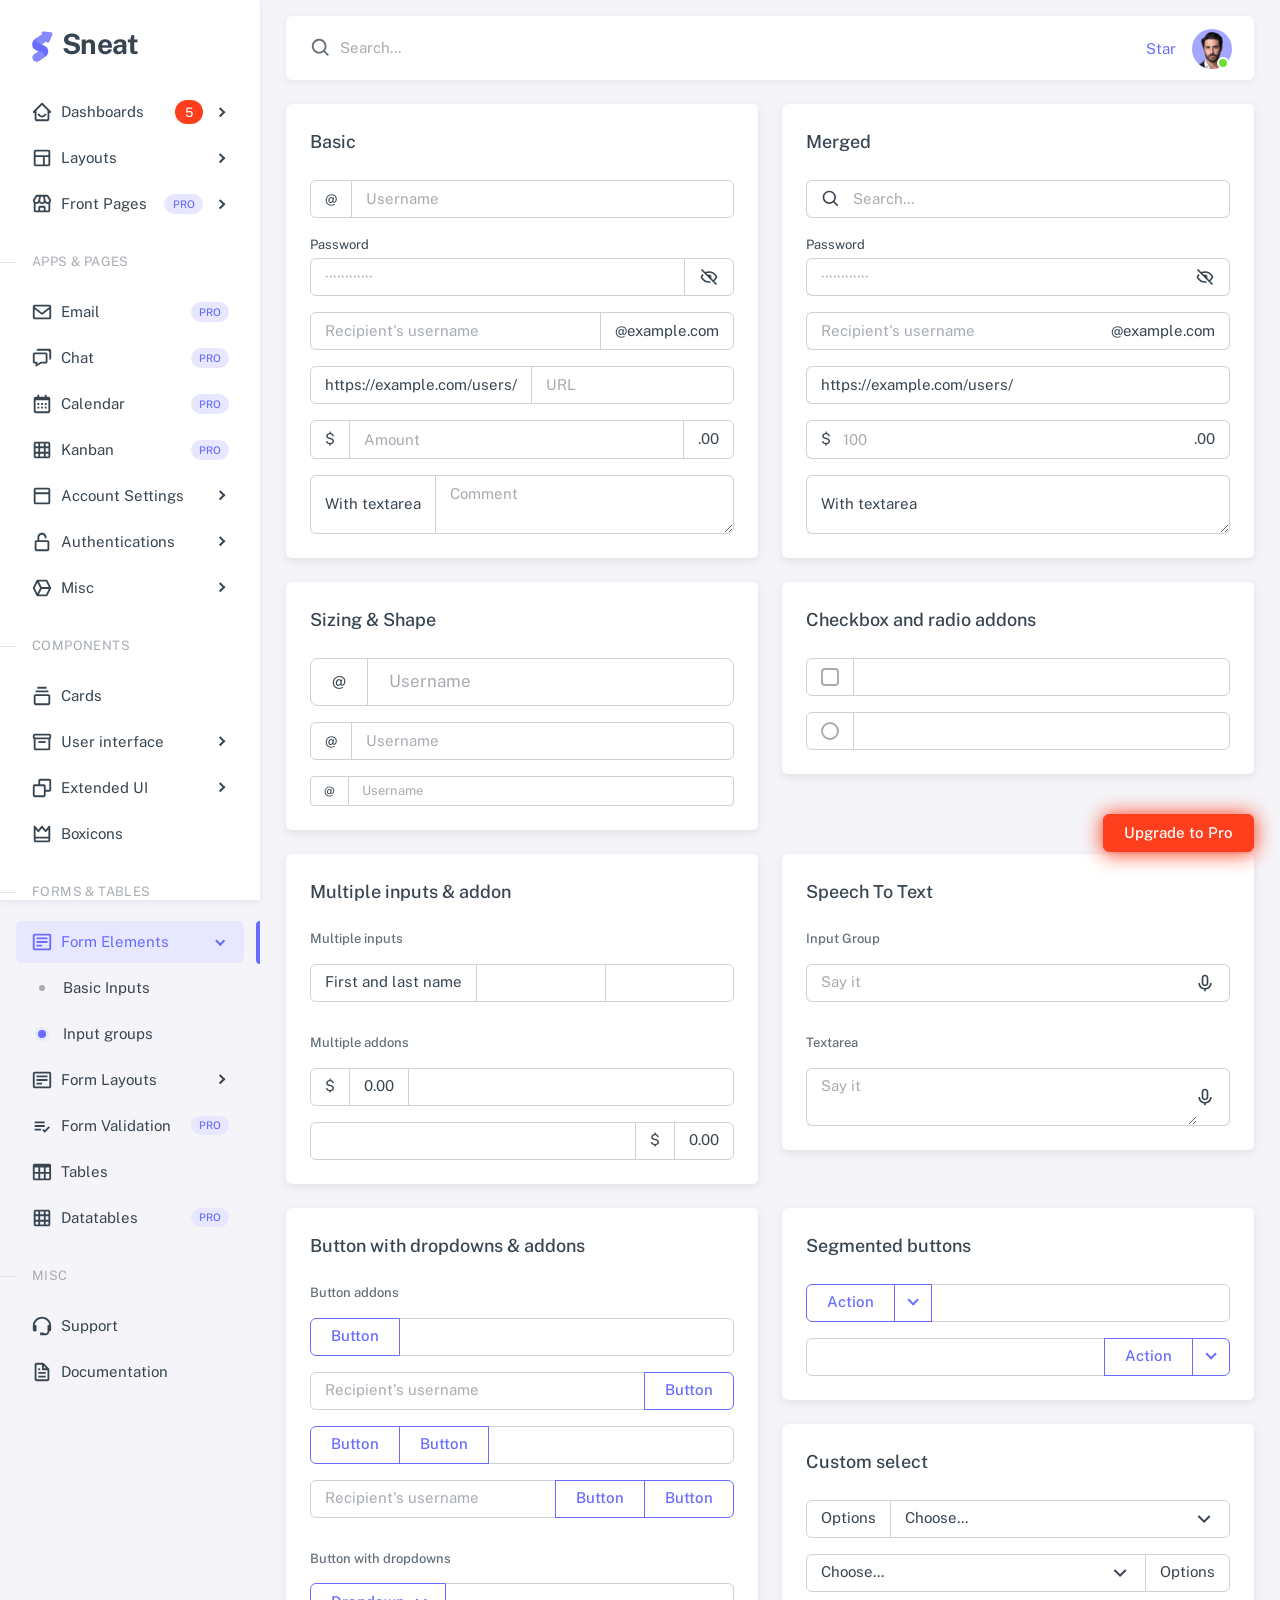
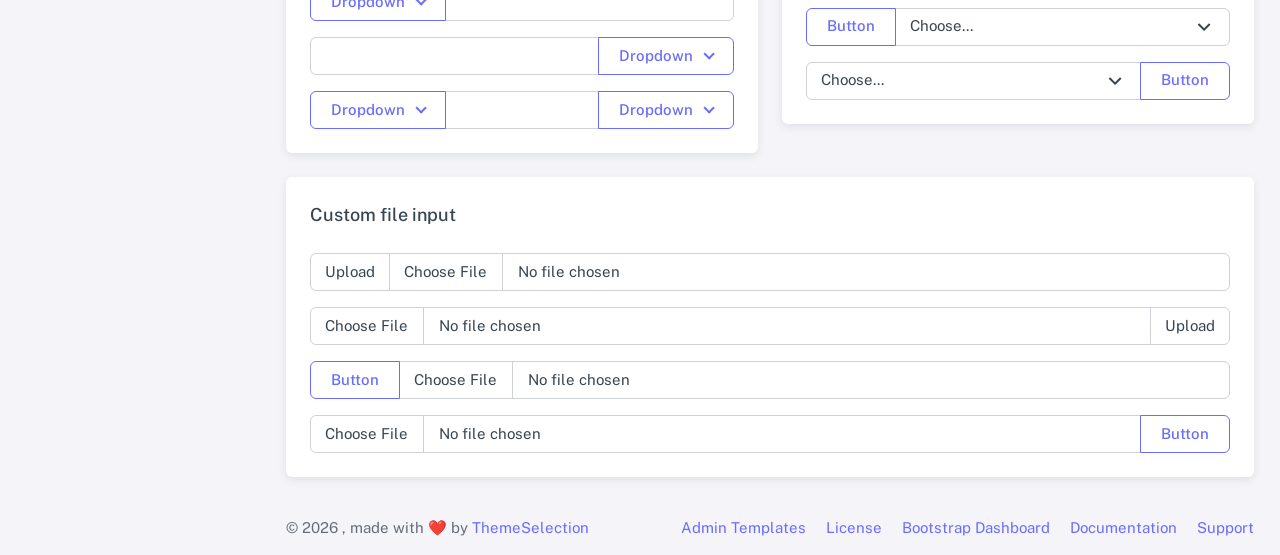
<file: public/templates/forms-input-groups.html>
<!doctype html>

<html
  lang="en"
  class="layout-menu-fixed layout-compact"
  data-assets-path="../assets/"
  data-template="vertical-menu-template-free">
  <head>
    <meta charset="utf-8" />
    <meta
      name="viewport"
      content="width=device-width, initial-scale=1.0, user-scalable=no, minimum-scale=1.0, maximum-scale=1.0" />

    <title>Demo: Input groups - Forms | Sneat - Bootstrap Dashboard FREE</title>

    <meta name="description" content="" />

    <!-- Favicon -->
    <link rel="icon" type="image/x-icon" href="../assets/img/favicon/favicon.ico" />

    <!-- Fonts -->
    <link rel="preconnect" href="https://fonts.googleapis.com" />
    <link rel="preconnect" href="https://fonts.gstatic.com" crossorigin />
    <link
      href="https://fonts.googleapis.com/css2?family=Public+Sans:ital,wght@0,300;0,400;0,500;0,600;0,700;1,300;1,400;1,500;1,600;1,700&display=swap"
      rel="stylesheet" />

    <link rel="stylesheet" href="../assets/vendor/fonts/iconify-icons.css" />

    <!-- Core CSS -->
    <!-- build:css assets/vendor/css/theme.css  -->

    <link rel="stylesheet" href="../assets/vendor/css/core.css" />
    <link rel="stylesheet" href="../assets/css/demo.css" />

    <!-- Vendors CSS -->

    <link rel="stylesheet" href="../assets/vendor/libs/perfect-scrollbar/perfect-scrollbar.css" />

    <!-- endbuild -->

    <!-- Page CSS -->

    <!-- Helpers -->
    <script src="../assets/vendor/js/helpers.js"></script>
    <!--! Template customizer & Theme config files MUST be included after core stylesheets and helpers.js in the <head> section -->

    <!--? Config:  Mandatory theme config file contain global vars & default theme options, Set your preferred theme option in this file.  -->

    <script src="../assets/js/config.js"></script>
  </head>

  <body>
    <!-- Layout wrapper -->
    <div class="layout-wrapper layout-content-navbar">
      <div class="layout-container">
        <!-- Menu -->

        <aside id="layout-menu" class="layout-menu menu-vertical menu bg-menu-theme">
          <div class="app-brand demo">
            <a href="index.html" class="app-brand-link">
              <span class="app-brand-logo demo">
                <span class="text-primary">
                  <svg
                    width="25"
                    viewBox="0 0 25 42"
                    version="1.1"
                    xmlns="http://www.w3.org/2000/svg"
                    xmlns:xlink="http://www.w3.org/1999/xlink">
                    <defs>
                      <path
                        d="M13.7918663,0.358365126 L3.39788168,7.44174259 C0.566865006,9.69408886 -0.379795268,12.4788597 0.557900856,15.7960551 C0.68998853,16.2305145 1.09562888,17.7872135 3.12357076,19.2293357 C3.8146334,19.7207684 5.32369333,20.3834223 7.65075054,21.2172976 L7.59773219,21.2525164 L2.63468769,24.5493413 C0.445452254,26.3002124 0.0884951797,28.5083815 1.56381646,31.1738486 C2.83770406,32.8170431 5.20850219,33.2640127 7.09180128,32.5391577 C8.347334,32.0559211 11.4559176,30.0011079 16.4175519,26.3747182 C18.0338572,24.4997857 18.6973423,22.4544883 18.4080071,20.2388261 C17.963753,17.5346866 16.1776345,15.5799961 13.0496516,14.3747546 L10.9194936,13.4715819 L18.6192054,7.984237 L13.7918663,0.358365126 Z"
                        id="path-1"></path>
                      <path
                        d="M5.47320593,6.00457225 C4.05321814,8.216144 4.36334763,10.0722806 6.40359441,11.5729822 C8.61520715,12.571656 10.0999176,13.2171421 10.8577257,13.5094407 L15.5088241,14.433041 L18.6192054,7.984237 C15.5364148,3.11535317 13.9273018,0.573395879 13.7918663,0.358365126 C13.5790555,0.511491653 10.8061687,2.3935607 5.47320593,6.00457225 Z"
                        id="path-3"></path>
                      <path
                        d="M7.50063644,21.2294429 L12.3234468,23.3159332 C14.1688022,24.7579751 14.397098,26.4880487 13.008334,28.506154 C11.6195701,30.5242593 10.3099883,31.790241 9.07958868,32.3040991 C5.78142938,33.4346997 4.13234973,34 4.13234973,34 C4.13234973,34 2.75489982,33.0538207 2.37032616e-14,31.1614621 C-0.55822714,27.8186216 -0.55822714,26.0572515 -4.05231404e-15,25.8773518 C0.83734071,25.6075023 2.77988457,22.8248993 3.3049379,22.52991 C3.65497346,22.3332504 5.05353963,21.8997614 7.50063644,21.2294429 Z"
                        id="path-4"></path>
                      <path
                        d="M20.6,7.13333333 L25.6,13.8 C26.2627417,14.6836556 26.0836556,15.9372583 25.2,16.6 C24.8538077,16.8596443 24.4327404,17 24,17 L14,17 C12.8954305,17 12,16.1045695 12,15 C12,14.5672596 12.1403557,14.1461923 12.4,13.8 L17.4,7.13333333 C18.0627417,6.24967773 19.3163444,6.07059163 20.2,6.73333333 C20.3516113,6.84704183 20.4862915,6.981722 20.6,7.13333333 Z"
                        id="path-5"></path>
                    </defs>
                    <g id="g-app-brand" stroke="none" stroke-width="1" fill="none" fill-rule="evenodd">
                      <g id="Brand-Logo" transform="translate(-27.000000, -15.000000)">
                        <g id="Icon" transform="translate(27.000000, 15.000000)">
                          <g id="Mask" transform="translate(0.000000, 8.000000)">
                            <mask id="mask-2" fill="white">
                              <use xlink:href="#path-1"></use>
                            </mask>
                            <use fill="currentColor" xlink:href="#path-1"></use>
                            <g id="Path-3" mask="url(#mask-2)">
                              <use fill="currentColor" xlink:href="#path-3"></use>
                              <use fill-opacity="0.2" fill="#FFFFFF" xlink:href="#path-3"></use>
                            </g>
                            <g id="Path-4" mask="url(#mask-2)">
                              <use fill="currentColor" xlink:href="#path-4"></use>
                              <use fill-opacity="0.2" fill="#FFFFFF" xlink:href="#path-4"></use>
                            </g>
                          </g>
                          <g
                            id="Triangle"
                            transform="translate(19.000000, 11.000000) rotate(-300.000000) translate(-19.000000, -11.000000) ">
                            <use fill="currentColor" xlink:href="#path-5"></use>
                            <use fill-opacity="0.2" fill="#FFFFFF" xlink:href="#path-5"></use>
                          </g>
                        </g>
                      </g>
                    </g>
                  </svg>
                </span>
              </span>
              <span class="app-brand-text demo menu-text fw-bold ms-2">Sneat</span>
            </a>

            <a href="javascript:void(0);" class="layout-menu-toggle menu-link text-large ms-auto">
              <i class="bx bx-chevron-left d-block d-xl-none align-middle"></i>
            </a>
          </div>

          <div class="menu-divider mt-0"></div>

          <div class="menu-inner-shadow"></div>

          <ul class="menu-inner py-1">
            <!-- Dashboards -->
            <li class="menu-item">
              <a href="javascript:void(0);" class="menu-link menu-toggle">
                <i class="menu-icon tf-icons bx bx-home-smile"></i>
                <div class="text-truncate" data-i18n="Dashboards">Dashboards</div>
                <span class="badge rounded-pill bg-danger ms-auto">5</span>
              </a>
              <ul class="menu-sub">
                <li class="menu-item">
                  <a href="index.html" class="menu-link">
                    <div class="text-truncate" data-i18n="Analytics">Analytics</div>
                  </a>
                </li>
                <li class="menu-item">
                  <a
                    href="https://demos.themeselection.com/sneat-bootstrap-html-admin-template/html/vertical-menu-template/dashboards-crm.html"
                    target="_blank"
                    class="menu-link">
                    <div class="text-truncate" data-i18n="CRM">CRM</div>
                    <div class="badge rounded-pill bg-label-primary text-uppercase fs-tiny ms-auto">Pro</div>
                  </a>
                </li>
                <li class="menu-item">
                  <a
                    href="https://demos.themeselection.com/sneat-bootstrap-html-admin-template/html/vertical-menu-template/app-ecommerce-dashboard.html"
                    target="_blank"
                    class="menu-link">
                    <div class="text-truncate" data-i18n="eCommerce">eCommerce</div>
                    <div class="badge rounded-pill bg-label-primary text-uppercase fs-tiny ms-auto">Pro</div>
                  </a>
                </li>
                <li class="menu-item">
                  <a
                    href="https://demos.themeselection.com/sneat-bootstrap-html-admin-template/html/vertical-menu-template/app-logistics-dashboard.html"
                    target="_blank"
                    class="menu-link">
                    <div class="text-truncate" data-i18n="Logistics">Logistics</div>
                    <div class="badge rounded-pill bg-label-primary text-uppercase fs-tiny ms-auto">Pro</div>
                  </a>
                </li>
                <li class="menu-item">
                  <a
                    href="https://demos.themeselection.com/sneat-bootstrap-html-admin-template/html/vertical-menu-template/app-academy-dashboard.html"
                    target="_blank"
                    class="menu-link">
                    <div class="text-truncate" data-i18n="Academy">Academy</div>
                    <div class="badge rounded-pill bg-label-primary text-uppercase fs-tiny ms-auto">Pro</div>
                  </a>
                </li>
              </ul>
            </li>

            <!-- Layouts -->
            <li class="menu-item">
              <a href="javascript:void(0);" class="menu-link menu-toggle">
                <i class="menu-icon tf-icons bx bx-layout"></i>
                <div class="text-truncate" data-i18n="Layouts">Layouts</div>
              </a>

              <ul class="menu-sub">
                <li class="menu-item">
                  <a href="layouts-without-menu.html" class="menu-link">
                    <div class="text-truncate" data-i18n="Without menu">Without menu</div>
                  </a>
                </li>
                <li class="menu-item">
                  <a href="layouts-without-navbar.html" class="menu-link">
                    <div class="text-truncate" data-i18n="Without navbar">Without navbar</div>
                  </a>
                </li>
                <li class="menu-item">
                  <a href="layouts-fluid.html" class="menu-link">
                    <div class="text-truncate" data-i18n="Fluid">Fluid</div>
                  </a>
                </li>
                <li class="menu-item">
                  <a href="layouts-container.html" class="menu-link">
                    <div class="text-truncate" data-i18n="Container">Container</div>
                  </a>
                </li>
                <li class="menu-item">
                  <a href="layouts-blank.html" class="menu-link">
                    <div class="text-truncate" data-i18n="Blank">Blank</div>
                  </a>
                </li>
              </ul>
            </li>

            <!-- Front Pages -->
            <li class="menu-item">
              <a href="javascript:void(0);" class="menu-link menu-toggle">
                <i class="menu-icon tf-icons bx bx-store"></i>
                <div class="text-truncate" data-i18n="Front Pages">Front Pages</div>
                <div class="badge rounded-pill bg-label-primary text-uppercase fs-tiny ms-auto">Pro</div>
              </a>
              <ul class="menu-sub">
                <li class="menu-item">
                  <a
                    href="https://demos.themeselection.com/sneat-bootstrap-html-admin-template/html/front-pages/landing-page.html"
                    class="menu-link"
                    target="_blank">
                    <div class="text-truncate" data-i18n="Landing">Landing</div>
                  </a>
                </li>
                <li class="menu-item">
                  <a
                    href="https://demos.themeselection.com/sneat-bootstrap-html-admin-template/html/front-pages/pricing-page.html"
                    class="menu-link"
                    target="_blank">
                    <div class="text-truncate" data-i18n="Pricing">Pricing</div>
                  </a>
                </li>
                <li class="menu-item">
                  <a
                    href="https://demos.themeselection.com/sneat-bootstrap-html-admin-template/html/front-pages/payment-page.html"
                    class="menu-link"
                    target="_blank">
                    <div class="text-truncate" data-i18n="Payment">Payment</div>
                  </a>
                </li>
                <li class="menu-item">
                  <a
                    href="https://demos.themeselection.com/sneat-bootstrap-html-admin-template/html/front-pages/checkout-page.html"
                    class="menu-link"
                    target="_blank">
                    <div class="text-truncate" data-i18n="Checkout">Checkout</div>
                  </a>
                </li>
                <li class="menu-item">
                  <a
                    href="https://demos.themeselection.com/sneat-bootstrap-html-admin-template/html/front-pages/help-center-landing.html"
                    class="menu-link"
                    target="_blank">
                    <div class="text-truncate" data-i18n="Help Center">Help Center</div>
                  </a>
                </li>
              </ul>
            </li>

            <!-- Apps & Pages -->
            <li class="menu-header small text-uppercase">
              <span class="menu-header-text">Apps &amp; Pages</span>
            </li>
            <li class="menu-item">
              <a
                href="https://demos.themeselection.com/sneat-bootstrap-html-admin-template/html/vertical-menu-template/app-email.html"
                target="_blank"
                class="menu-link">
                <i class="menu-icon tf-icons bx bx-envelope"></i>
                <div class="text-truncate" data-i18n="Email">Email</div>
                <div class="badge rounded-pill bg-label-primary text-uppercase fs-tiny ms-auto">Pro</div>
              </a>
            </li>
            <li class="menu-item">
              <a
                href="https://demos.themeselection.com/sneat-bootstrap-html-admin-template/html/vertical-menu-template/app-chat.html"
                target="_blank"
                class="menu-link">
                <i class="menu-icon tf-icons bx bx-chat"></i>
                <div class="text-truncate" data-i18n="Chat">Chat</div>
                <div class="badge rounded-pill bg-label-primary text-uppercase fs-tiny ms-auto">Pro</div>
              </a>
            </li>
            <li class="menu-item">
              <a
                href="https://demos.themeselection.com/sneat-bootstrap-html-admin-template/html/vertical-menu-template/app-calendar.html"
                target="_blank"
                class="menu-link">
                <i class="menu-icon tf-icons bx bx-calendar"></i>
                <div class="text-truncate" data-i18n="Calendar">Calendar</div>
                <div class="badge rounded-pill bg-label-primary text-uppercase fs-tiny ms-auto">Pro</div>
              </a>
            </li>
            <li class="menu-item">
              <a
                href="https://demos.themeselection.com/sneat-bootstrap-html-admin-template/html/vertical-menu-template/app-kanban.html"
                target="_blank"
                class="menu-link">
                <i class="menu-icon tf-icons bx bx-grid"></i>
                <div class="text-truncate" data-i18n="Kanban">Kanban</div>
                <div class="badge rounded-pill bg-label-primary text-uppercase fs-tiny ms-auto">Pro</div>
              </a>
            </li>
            <!-- Pages -->
            <li class="menu-item">
              <a href="javascript:void(0);" class="menu-link menu-toggle">
                <i class="menu-icon tf-icons bx bx-dock-top"></i>
                <div class="text-truncate" data-i18n="Account Settings">Account Settings</div>
              </a>
              <ul class="menu-sub">
                <li class="menu-item">
                  <a href="pages-account-settings-account.html" class="menu-link">
                    <div class="text-truncate" data-i18n="Account">Account</div>
                  </a>
                </li>
                <li class="menu-item">
                  <a href="pages-account-settings-notifications.html" class="menu-link">
                    <div class="text-truncate" data-i18n="Notifications">Notifications</div>
                  </a>
                </li>
                <li class="menu-item">
                  <a href="pages-account-settings-connections.html" class="menu-link">
                    <div class="text-truncate" data-i18n="Connections">Connections</div>
                  </a>
                </li>
              </ul>
            </li>
            <li class="menu-item">
              <a href="javascript:void(0);" class="menu-link menu-toggle">
                <i class="menu-icon tf-icons bx bx-lock-open-alt"></i>
                <div class="text-truncate" data-i18n="Authentications">Authentications</div>
              </a>
              <ul class="menu-sub">
                <li class="menu-item">
                  <a href="auth-login-basic.html" class="menu-link" target="_blank">
                    <div class="text-truncate" data-i18n="Basic">Login</div>
                  </a>
                </li>
                <li class="menu-item">
                  <a href="auth-register-basic.html" class="menu-link" target="_blank">
                    <div class="text-truncate" data-i18n="Basic">Register</div>
                  </a>
                </li>
                <li class="menu-item">
                  <a href="auth-forgot-password-basic.html" class="menu-link" target="_blank">
                    <div class="text-truncate" data-i18n="Basic">Forgot Password</div>
                  </a>
                </li>
              </ul>
            </li>
            <li class="menu-item">
              <a href="javascript:void(0);" class="menu-link menu-toggle">
                <i class="menu-icon tf-icons bx bx-cube-alt"></i>
                <div class="text-truncate" data-i18n="Misc">Misc</div>
              </a>
              <ul class="menu-sub">
                <li class="menu-item">
                  <a href="pages-misc-error.html" class="menu-link">
                    <div class="text-truncate" data-i18n="Error">Error</div>
                  </a>
                </li>
                <li class="menu-item">
                  <a href="pages-misc-under-maintenance.html" class="menu-link">
                    <div class="text-truncate" data-i18n="Under Maintenance">Under Maintenance</div>
                  </a>
                </li>
              </ul>
            </li>
            <!-- Components -->
            <li class="menu-header small text-uppercase"><span class="menu-header-text">Components</span></li>
            <!-- Cards -->
            <li class="menu-item">
              <a href="cards-basic.html" class="menu-link">
                <i class="menu-icon tf-icons bx bx-collection"></i>
                <div class="text-truncate" data-i18n="Basic">Cards</div>
              </a>
            </li>
            <!-- User interface -->
            <li class="menu-item">
              <a href="javascript:void(0)" class="menu-link menu-toggle">
                <i class="menu-icon tf-icons bx bx-box"></i>
                <div class="text-truncate" data-i18n="User interface">User interface</div>
              </a>
              <ul class="menu-sub">
                <li class="menu-item">
                  <a href="ui-accordion.html" class="menu-link">
                    <div class="text-truncate" data-i18n="Accordion">Accordion</div>
                  </a>
                </li>
                <li class="menu-item">
                  <a href="ui-alerts.html" class="menu-link">
                    <div class="text-truncate" data-i18n="Alerts">Alerts</div>
                  </a>
                </li>
                <li class="menu-item">
                  <a href="ui-badges.html" class="menu-link">
                    <div class="text-truncate" data-i18n="Badges">Badges</div>
                  </a>
                </li>
                <li class="menu-item">
                  <a href="ui-buttons.html" class="menu-link">
                    <div class="text-truncate" data-i18n="Buttons">Buttons</div>
                  </a>
                </li>
                <li class="menu-item">
                  <a href="ui-carousel.html" class="menu-link">
                    <div class="text-truncate" data-i18n="Carousel">Carousel</div>
                  </a>
                </li>
                <li class="menu-item">
                  <a href="ui-collapse.html" class="menu-link">
                    <div class="text-truncate" data-i18n="Collapse">Collapse</div>
                  </a>
                </li>
                <li class="menu-item">
                  <a href="ui-dropdowns.html" class="menu-link">
                    <div class="text-truncate" data-i18n="Dropdowns">Dropdowns</div>
                  </a>
                </li>
                <li class="menu-item">
                  <a href="ui-footer.html" class="menu-link">
                    <div class="text-truncate" data-i18n="Footer">Footer</div>
                  </a>
                </li>
                <li class="menu-item">
                  <a href="ui-list-groups.html" class="menu-link">
                    <div class="text-truncate" data-i18n="List Groups">List groups</div>
                  </a>
                </li>
                <li class="menu-item">
                  <a href="ui-modals.html" class="menu-link">
                    <div class="text-truncate" data-i18n="Modals">Modals</div>
                  </a>
                </li>
                <li class="menu-item">
                  <a href="ui-navbar.html" class="menu-link">
                    <div class="text-truncate" data-i18n="Navbar">Navbar</div>
                  </a>
                </li>
                <li class="menu-item">
                  <a href="ui-offcanvas.html" class="menu-link">
                    <div class="text-truncate" data-i18n="Offcanvas">Offcanvas</div>
                  </a>
                </li>
                <li class="menu-item">
                  <a href="ui-pagination-breadcrumbs.html" class="menu-link">
                    <div class="text-truncate" data-i18n="Pagination & Breadcrumbs">Pagination &amp; Breadcrumbs</div>
                  </a>
                </li>
                <li class="menu-item">
                  <a href="ui-progress.html" class="menu-link">
                    <div class="text-truncate" data-i18n="Progress">Progress</div>
                  </a>
                </li>
                <li class="menu-item">
                  <a href="ui-spinners.html" class="menu-link">
                    <div class="text-truncate" data-i18n="Spinners">Spinners</div>
                  </a>
                </li>
                <li class="menu-item">
                  <a href="ui-tabs-pills.html" class="menu-link">
                    <div class="text-truncate" data-i18n="Tabs & Pills">Tabs &amp; Pills</div>
                  </a>
                </li>
                <li class="menu-item">
                  <a href="ui-toasts.html" class="menu-link">
                    <div class="text-truncate" data-i18n="Toasts">Toasts</div>
                  </a>
                </li>
                <li class="menu-item">
                  <a href="ui-tooltips-popovers.html" class="menu-link">
                    <div class="text-truncate" data-i18n="Tooltips & Popovers">Tooltips &amp; Popovers</div>
                  </a>
                </li>
                <li class="menu-item">
                  <a href="ui-typography.html" class="menu-link">
                    <div class="text-truncate" data-i18n="Typography">Typography</div>
                  </a>
                </li>
              </ul>
            </li>

            <!-- Extended components -->
            <li class="menu-item">
              <a href="javascript:void(0)" class="menu-link menu-toggle">
                <i class="menu-icon tf-icons bx bx-copy"></i>
                <div class="text-truncate" data-i18n="Extended UI">Extended UI</div>
              </a>
              <ul class="menu-sub">
                <li class="menu-item">
                  <a href="extended-ui-perfect-scrollbar.html" class="menu-link">
                    <div class="text-truncate" data-i18n="Perfect Scrollbar">Perfect Scrollbar</div>
                  </a>
                </li>
                <li class="menu-item">
                  <a href="extended-ui-text-divider.html" class="menu-link">
                    <div class="text-truncate" data-i18n="Text Divider">Text Divider</div>
                  </a>
                </li>
              </ul>
            </li>

            <li class="menu-item">
              <a href="icons-boxicons.html" class="menu-link">
                <i class="menu-icon tf-icons bx bx-crown"></i>
                <div class="text-truncate" data-i18n="Boxicons">Boxicons</div>
              </a>
            </li>

            <!-- Forms & Tables -->
            <li class="menu-header small text-uppercase"><span class="menu-header-text">Forms &amp; Tables</span></li>
            <!-- Forms -->
            <li class="menu-item active open">
              <a href="javascript:void(0);" class="menu-link menu-toggle">
                <i class="menu-icon tf-icons bx bx-detail"></i>
                <div class="text-truncate" data-i18n="Form Elements">Form Elements</div>
              </a>
              <ul class="menu-sub">
                <li class="menu-item">
                  <a href="forms-basic-inputs.html" class="menu-link">
                    <div class="text-truncate" data-i18n="Basic Inputs">Basic Inputs</div>
                  </a>
                </li>
                <li class="menu-item active">
                  <a href="forms-input-groups.html" class="menu-link">
                    <div class="text-truncate" data-i18n="Input groups">Input groups</div>
                  </a>
                </li>
              </ul>
            </li>
            <li class="menu-item">
              <a href="javascript:void(0);" class="menu-link menu-toggle">
                <i class="menu-icon tf-icons bx bx-detail"></i>
                <div class="text-truncate" data-i18n="Form Layouts">Form Layouts</div>
              </a>
              <ul class="menu-sub">
                <li class="menu-item">
                  <a href="form-layouts-vertical.html" class="menu-link">
                    <div class="text-truncate" data-i18n="Vertical Form">Vertical Form</div>
                  </a>
                </li>
                <li class="menu-item">
                  <a href="form-layouts-horizontal.html" class="menu-link">
                    <div class="text-truncate" data-i18n="Horizontal Form">Horizontal Form</div>
                  </a>
                </li>
              </ul>
            </li>
            <!-- Form Validation -->
            <li class="menu-item">
              <a
                href="https://demos.themeselection.com/sneat-bootstrap-html-admin-template/html/vertical-menu-template/form-validation.html"
                target="_blank"
                class="menu-link">
                <i class="menu-icon tf-icons bx bx-list-check"></i>
                <div class="text-truncate" data-i18n="Form Validation">Form Validation</div>
                <div class="badge rounded-pill bg-label-primary text-uppercase fs-tiny ms-auto">Pro</div>
              </a>
            </li>
            <!-- Tables -->
            <li class="menu-item">
              <a href="tables-basic.html" class="menu-link">
                <i class="menu-icon tf-icons bx bx-table"></i>
                <div class="text-truncate" data-i18n="Tables">Tables</div>
              </a>
            </li>
            <!-- Data Tables -->
            <li class="menu-item">
              <a
                href="https://demos.themeselection.com/sneat-bootstrap-html-admin-template/html/vertical-menu-template/tables-datatables-basic.html"
                target="_blank"
                class="menu-link">
                <i class="menu-icon tf-icons bx bx-grid"></i>
                <div class="text-truncate" data-i18n="Datatables">Datatables</div>
                <div class="badge rounded-pill bg-label-primary text-uppercase fs-tiny ms-auto">Pro</div>
              </a>
            </li>
            <!-- Misc -->
            <li class="menu-header small text-uppercase"><span class="menu-header-text">Misc</span></li>
            <li class="menu-item">
              <a
                href="https://github.com/themeselection/sneat-bootstrap-html-admin-template-free/issues"
                target="_blank"
                class="menu-link">
                <i class="menu-icon tf-icons bx bx-support"></i>
                <div class="text-truncate" data-i18n="Support">Support</div>
              </a>
            </li>
            <li class="menu-item">
              <a
                href="https://demos.themeselection.com/sneat-bootstrap-html-admin-template/documentation/"
                target="_blank"
                class="menu-link">
                <i class="menu-icon tf-icons bx bx-file"></i>
                <div class="text-truncate" data-i18n="Documentation">Documentation</div>
              </a>
            </li>
          </ul>
        </aside>
        <!-- / Menu -->

        <!-- Layout container -->
        <div class="layout-page">
          <!-- Navbar -->

          <nav
            class="layout-navbar container-xxl navbar-detached navbar navbar-expand-xl align-items-center bg-navbar-theme"
            id="layout-navbar">
            <div class="layout-menu-toggle navbar-nav align-items-xl-center me-4 me-xl-0 d-xl-none">
              <a class="nav-item nav-link px-0 me-xl-6" href="javascript:void(0)">
                <i class="icon-base bx bx-menu icon-md"></i>
              </a>
            </div>

            <div class="navbar-nav-right d-flex align-items-center justify-content-end" id="navbar-collapse">
              <!-- Search -->
              <div class="navbar-nav align-items-center me-auto">
                <div class="nav-item d-flex align-items-center">
                  <span class="w-px-22 h-px-22"><i class="icon-base bx bx-search icon-md"></i></span>
                  <input
                    type="text"
                    class="form-control border-0 shadow-none ps-1 ps-sm-2 d-md-block d-none"
                    placeholder="Search..."
                    aria-label="Search..." />
                </div>
              </div>
              <!-- /Search -->

              <ul class="navbar-nav flex-row align-items-center ms-md-auto">
                <!-- Place this tag where you want the button to render. -->
                <li class="nav-item lh-1 me-4">
                  <a
                    class="github-button"
                    href="https://github.com/themeselection/sneat-bootstrap-html-admin-template-free"
                    data-icon="octicon-star"
                    data-size="large"
                    data-show-count="true"
                    aria-label="Star themeselection/sneat-html-admin-template-free on GitHub"
                    >Star</a
                  >
                </li>

                <!-- User -->
                <li class="nav-item navbar-dropdown dropdown-user dropdown">
                  <a
                    class="nav-link dropdown-toggle hide-arrow p-0"
                    href="javascript:void(0);"
                    data-bs-toggle="dropdown">
                    <div class="avatar avatar-online">
                      <img src="../assets/img/avatars/1.png" alt class="w-px-40 h-auto rounded-circle" />
                    </div>
                  </a>
                  <ul class="dropdown-menu dropdown-menu-end">
                    <li>
                      <a class="dropdown-item" href="#">
                        <div class="d-flex">
                          <div class="flex-shrink-0 me-3">
                            <div class="avatar avatar-online">
                              <img src="../assets/img/avatars/1.png" alt class="w-px-40 h-auto rounded-circle" />
                            </div>
                          </div>
                          <div class="flex-grow-1">
                            <h6 class="mb-0">John Doe</h6>
                            <small class="text-body-secondary">Admin</small>
                          </div>
                        </div>
                      </a>
                    </li>
                    <li>
                      <div class="dropdown-divider my-1"></div>
                    </li>
                    <li>
                      <a class="dropdown-item" href="#">
                        <i class="icon-base bx bx-user icon-md me-3"></i><span>My Profile</span>
                      </a>
                    </li>
                    <li>
                      <a class="dropdown-item" href="#">
                        <i class="icon-base bx bx-cog icon-md me-3"></i><span>Settings</span>
                      </a>
                    </li>
                    <li>
                      <a class="dropdown-item" href="#">
                        <span class="d-flex align-items-center align-middle">
                          <i class="flex-shrink-0 icon-base bx bx-credit-card icon-md me-3"></i
                          ><span class="flex-grow-1 align-middle">Billing Plan</span>
                          <span class="flex-shrink-0 badge rounded-pill bg-danger">4</span>
                        </span>
                      </a>
                    </li>
                    <li>
                      <div class="dropdown-divider my-1"></div>
                    </li>
                    <li>
                      <a class="dropdown-item" href="javascript:void(0);">
                        <i class="icon-base bx bx-power-off icon-md me-3"></i><span>Log Out</span>
                      </a>
                    </li>
                  </ul>
                </li>
                <!--/ User -->
              </ul>
            </div>
          </nav>

          <!-- / Navbar -->

          <!-- Content wrapper -->
          <div class="content-wrapper">
            <!-- Content -->
            <div class="container-xxl flex-grow-1 container-p-y">
              <div class="row g-6 mb-6">
                <!-- Basic -->
                <div class="col-md-6">
                  <div class="card">
                    <h5 class="card-header">Basic</h5>
                    <div class="card-body demo-vertical-spacing demo-only-element">
                      <div class="input-group">
                        <span class="input-group-text" id="basic-addon11">@</span>
                        <input
                          type="text"
                          class="form-control"
                          placeholder="Username"
                          aria-label="Username"
                          aria-describedby="basic-addon11" />
                      </div>

                      <div class="form-password-toggle">
                        <label class="form-label" for="basic-default-password12">Password</label>
                        <div class="input-group">
                          <input
                            type="password"
                            class="form-control"
                            id="basic-default-password12"
                            placeholder="&#xb7;&#xb7;&#xb7;&#xb7;&#xb7;&#xb7;&#xb7;&#xb7;&#xb7;&#xb7;&#xb7;&#xb7;"
                            aria-describedby="basic-default-password2" />
                          <span id="basic-default-password2" class="input-group-text cursor-pointer"
                            ><i class="icon-base bx bx-hide"></i
                          ></span>
                        </div>
                      </div>

                      <div class="input-group">
                        <input
                          type="text"
                          class="form-control"
                          placeholder="Recipient's username"
                          aria-label="Recipient's username"
                          aria-describedby="basic-addon13" />
                        <span class="input-group-text" id="basic-addon13">@example.com</span>
                      </div>

                      <div class="input-group">
                        <span class="input-group-text" id="basic-addon14">https://example.com/users/</span>
                        <input
                          type="text"
                          class="form-control"
                          placeholder="URL"
                          id="basic-url1"
                          aria-describedby="basic-addon14" />
                      </div>

                      <div class="input-group">
                        <span class="input-group-text">$</span>
                        <input
                          type="number"
                          class="form-control"
                          placeholder="Amount"
                          aria-label="Amount (to the nearest dollar)" />
                        <span class="input-group-text">.00</span>
                      </div>

                      <div class="input-group">
                        <span class="input-group-text">With textarea</span>
                        <textarea class="form-control" aria-label="With textarea" placeholder="Comment"></textarea>
                      </div>
                    </div>
                  </div>
                </div>

                <!-- Merged -->
                <div class="col-md-6">
                  <div class="card">
                    <h5 class="card-header">Merged</h5>
                    <div class="card-body demo-vertical-spacing demo-only-element">
                      <div class="input-group input-group-merge">
                        <span class="input-group-text" id="basic-addon-search31"
                          ><i class="icon-base bx bx-search"></i
                        ></span>
                        <input
                          type="text"
                          class="form-control"
                          placeholder="Search..."
                          aria-label="Search..."
                          aria-describedby="basic-addon-search31" />
                      </div>

                      <div class="form-password-toggle">
                        <label class="form-label" for="basic-default-password32">Password</label>
                        <div class="input-group input-group-merge">
                          <input
                            type="password"
                            class="form-control"
                            id="basic-default-password32"
                            placeholder="&#xb7;&#xb7;&#xb7;&#xb7;&#xb7;&#xb7;&#xb7;&#xb7;&#xb7;&#xb7;&#xb7;&#xb7;"
                            aria-describedby="basic-default-password" />
                          <span class="input-group-text cursor-pointer" id="basic-default-password"
                            ><i class="icon-base bx bx-hide"></i
                          ></span>
                        </div>
                      </div>

                      <div class="input-group input-group-merge">
                        <input
                          type="text"
                          class="form-control"
                          placeholder="Recipient's username"
                          aria-label="Recipient's username"
                          aria-describedby="basic-addon33" />
                        <span class="input-group-text" id="basic-addon33">@example.com</span>
                      </div>

                      <div class="input-group input-group-merge">
                        <span class="input-group-text" id="basic-addon34">https://example.com/users/</span>
                        <input type="text" class="form-control" id="basic-url3" aria-describedby="basic-addon34" />
                      </div>

                      <div class="input-group input-group-merge">
                        <span class="input-group-text">$</span>
                        <input
                          type="number"
                          class="form-control"
                          placeholder="100"
                          aria-label="Amount (to the nearest dollar)" />
                        <span class="input-group-text">.00</span>
                      </div>

                      <div class="input-group input-group-merge">
                        <span class="input-group-text">With textarea</span>
                        <textarea class="form-control" aria-label="With textarea"></textarea>
                      </div>
                    </div>
                  </div>
                </div>

                <!-- Sizing -->
                <div class="col-md-6">
                  <div class="card">
                    <h5 class="card-header">Sizing & Shape</h5>
                    <div class="card-body demo-vertical-spacing demo-only-element">
                      <div class="input-group input-group-lg">
                        <span class="input-group-text">@</span>
                        <input type="text" class="form-control" placeholder="Username" />
                      </div>

                      <div class="input-group">
                        <span class="input-group-text">@</span>
                        <input type="text" class="form-control" placeholder="Username" />
                      </div>

                      <div class="input-group input-group-sm">
                        <span class="input-group-text">@</span>
                        <input type="text" class="form-control" placeholder="Username" />
                      </div>
                    </div>
                  </div>
                </div>
                <!-- Checkbox and radio addons -->
                <div class="col-md-6">
                  <div class="card">
                    <h5 class="card-header">Checkbox and radio addons</h5>
                    <div class="card-body demo-vertical-spacing demo-only-element">
                      <div class="input-group">
                        <div class="input-group-text">
                          <input
                            class="form-check-input mt-0"
                            type="checkbox"
                            value=""
                            aria-label="Checkbox for following text input" />
                        </div>
                        <input type="text" class="form-control" aria-label="Text input with checkbox" />
                      </div>

                      <div class="input-group">
                        <div class="input-group-text">
                          <input
                            class="form-check-input mt-0"
                            type="radio"
                            value=""
                            aria-label="Radio button for following text input" />
                        </div>
                        <input type="text" class="form-control" aria-label="Text input with radio button" />
                      </div>
                    </div>
                  </div>
                </div>
              </div>

              <div class="row g-6 mb-6">
                <!-- Multiple inputs & addon -->
                <div class="col-md-6">
                  <div class="card">
                    <h5 class="card-header">Multiple inputs & addon</h5>

                    <div class="card-body demo-vertical-spacing demo-only-element">
                      <small class="fw-medium d-block">Multiple inputs</small>
                      <div class="input-group">
                        <span class="input-group-text">First and last name</span>
                        <input type="text" aria-label="First name" class="form-control" />
                        <input type="text" aria-label="Last name" class="form-control" />
                      </div>

                      <small class="fw-medium d-block pt-4">Multiple addons</small>
                      <div class="input-group">
                        <span class="input-group-text">$</span>
                        <span class="input-group-text">0.00</span>
                        <input
                          type="text"
                          class="form-control"
                          aria-label="Dollar amount (with dot and two decimal places)" />
                      </div>

                      <div class="input-group">
                        <input
                          type="text"
                          class="form-control"
                          aria-label="Dollar amount (with dot and two decimal places)" />
                        <span class="input-group-text">$</span>
                        <span class="input-group-text">0.00</span>
                      </div>
                    </div>
                  </div>
                </div>
                <!-- Speech To Text -->
                <div class="col-md-6">
                  <div class="card">
                    <h5 class="card-header">Speech To Text</h5>
                    <div class="card-body demo-vertical-spacing demo-only-element">
                      <small class="fw-medium d-block">Input Group</small>

                      <div class="input-group input-group-merge form-send-message">
                        <input
                          type="text"
                          class="form-control message-input"
                          placeholder="Say it"
                          aria-describedby="text-to-speech-addon" />
                        <span class="message-actions input-group-text" id="text-to-speech-addon">
                          <i class="icon-base bx bx-microphone cursor-pointer speech-to-text"></i>
                        </span>
                      </div>

                      <small class="fw-medium d-block pt-4">Textarea</small>

                      <div class="input-group input-group-merge form-send-message">
                        <textarea class="form-control message-input" placeholder="Say it" rows="2"></textarea>
                        <span class="message-actions input-group-text">
                          <i class="icon-base bx bx-microphone cursor-pointer speech-to-text"></i>
                        </span>
                      </div>
                    </div>
                  </div>
                </div>
              </div>

              <!-- Button with dropdowns & addons -->
              <div class="row g-6 mb-6">
                <div class="col-md-6">
                  <div class="card">
                    <h5 class="card-header">Button with dropdowns & addons</h5>
                    <div class="card-body demo-vertical-spacing demo-only-element">
                      <small class="fw-medium d-block">Button addons</small>
                      <div class="input-group">
                        <button class="btn btn-outline-primary" type="button" id="button-addon1">Button</button>
                        <input
                          type="text"
                          class="form-control"
                          placeholder=""
                          aria-label="Example text with button addon"
                          aria-describedby="button-addon1" />
                      </div>

                      <div class="input-group">
                        <input
                          type="text"
                          class="form-control"
                          placeholder="Recipient's username"
                          aria-label="Recipient's username"
                          aria-describedby="button-addon2" />
                        <button class="btn btn-outline-primary" type="button" id="button-addon2">Button</button>
                      </div>

                      <div class="input-group">
                        <button class="btn btn-outline-primary" type="button">Button</button>
                        <button class="btn btn-outline-primary" type="button">Button</button>
                        <input
                          type="text"
                          class="form-control"
                          placeholder=""
                          aria-label="Example text with two button addons" />
                      </div>

                      <div class="input-group">
                        <input
                          type="text"
                          class="form-control"
                          placeholder="Recipient's username"
                          aria-label="Recipient's username with two button addons" />
                        <button class="btn btn-outline-primary" type="button">Button</button>
                        <button class="btn btn-outline-primary" type="button">Button</button>
                      </div>

                      <small class="fw-medium d-block pt-4">Button with dropdowns</small>
                      <div class="input-group">
                        <button
                          class="btn btn-outline-primary dropdown-toggle"
                          type="button"
                          data-bs-toggle="dropdown"
                          aria-expanded="false">
                          Dropdown
                        </button>
                        <ul class="dropdown-menu">
                          <li><a class="dropdown-item" href="javascript:void(0);">Action</a></li>
                          <li><a class="dropdown-item" href="javascript:void(0);">Another action</a></li>
                          <li><a class="dropdown-item" href="javascript:void(0);">Something else here</a></li>
                          <li>
                            <hr class="dropdown-divider" />
                          </li>
                          <li><a class="dropdown-item" href="javascript:void(0);">Separated link</a></li>
                        </ul>
                        <input type="text" class="form-control" aria-label="Text input with dropdown button" />
                      </div>

                      <div class="input-group">
                        <input type="text" class="form-control" aria-label="Text input with dropdown button" />
                        <button
                          class="btn btn-outline-primary dropdown-toggle"
                          type="button"
                          data-bs-toggle="dropdown"
                          aria-expanded="false">
                          Dropdown
                        </button>
                        <ul class="dropdown-menu dropdown-menu-end">
                          <li><a class="dropdown-item" href="javascript:void(0);">Action</a></li>
                          <li><a class="dropdown-item" href="javascript:void(0);">Another action</a></li>
                          <li><a class="dropdown-item" href="javascript:void(0);">Something else here</a></li>
                          <li>
                            <hr class="dropdown-divider" />
                          </li>
                          <li><a class="dropdown-item" href="javascript:void(0);">Separated link</a></li>
                        </ul>
                      </div>

                      <div class="input-group">
                        <button
                          class="btn btn-outline-primary dropdown-toggle"
                          type="button"
                          data-bs-toggle="dropdown"
                          aria-expanded="false">
                          Dropdown
                        </button>
                        <ul class="dropdown-menu">
                          <li><a class="dropdown-item" href="javascript:void(0);">Action before</a></li>
                          <li><a class="dropdown-item" href="javascript:void(0);">Another action before</a></li>
                          <li><a class="dropdown-item" href="javascript:void(0);">Something else here</a></li>
                          <li>
                            <hr class="dropdown-divider" />
                          </li>
                          <li><a class="dropdown-item" href="javascript:void(0);">Separated link</a></li>
                        </ul>
                        <input type="text" class="form-control" aria-label="Text input with 2 dropdown buttons" />
                        <button
                          class="btn btn-outline-primary dropdown-toggle"
                          type="button"
                          data-bs-toggle="dropdown"
                          aria-expanded="false">
                          Dropdown
                        </button>
                        <ul class="dropdown-menu dropdown-menu-end">
                          <li><a class="dropdown-item" href="javascript:void(0);">Action</a></li>
                          <li><a class="dropdown-item" href="javascript:void(0);">Another action</a></li>
                          <li><a class="dropdown-item" href="javascript:void(0);">Something else here</a></li>
                          <li>
                            <hr class="dropdown-divider" />
                          </li>
                          <li><a class="dropdown-item" href="javascript:void(0);">Separated link</a></li>
                        </ul>
                      </div>
                    </div>
                  </div>
                </div>

                <div class="col-md-6">
                  <!-- Segmented buttons -->
                  <div class="row g-6 mb-6">
                    <div class="col-12">
                      <div class="card">
                        <h5 class="card-header">Segmented buttons</h5>
                        <div class="card-body demo-vertical-spacing demo-only-element">
                          <div class="input-group">
                            <button type="button" class="btn btn-outline-primary">Action</button>
                            <button
                              type="button"
                              class="btn btn-outline-primary dropdown-toggle dropdown-toggle-split"
                              data-bs-toggle="dropdown"
                              aria-expanded="false">
                              <span class="visually-hidden">Toggle Dropdown</span>
                            </button>
                            <ul class="dropdown-menu">
                              <li><a class="dropdown-item" href="javascript:void(0);">Action</a></li>
                              <li><a class="dropdown-item" href="javascript:void(0);">Another action</a></li>
                              <li><a class="dropdown-item" href="javascript:void(0);">Something else here</a></li>
                              <li>
                                <hr class="dropdown-divider" />
                              </li>
                              <li><a class="dropdown-item" href="javascript:void(0);">Separated link</a></li>
                            </ul>
                            <input
                              type="text"
                              class="form-control"
                              aria-label="Text input with segmented dropdown button" />
                          </div>

                          <div class="input-group">
                            <input
                              type="text"
                              class="form-control"
                              aria-label="Text input with segmented dropdown button" />
                            <button type="button" class="btn btn-outline-primary">Action</button>
                            <button
                              type="button"
                              class="btn btn-outline-primary dropdown-toggle dropdown-toggle-split"
                              data-bs-toggle="dropdown"
                              aria-expanded="false">
                              <span class="visually-hidden">Toggle Dropdown</span>
                            </button>
                            <ul class="dropdown-menu dropdown-menu-end">
                              <li><a class="dropdown-item" href="javascript:void(0);">Action</a></li>
                              <li><a class="dropdown-item" href="javascript:void(0);">Another action</a></li>
                              <li><a class="dropdown-item" href="javascript:void(0);">Something else here</a></li>
                              <li>
                                <hr class="dropdown-divider" />
                              </li>
                              <li><a class="dropdown-item" href="javascript:void(0);">Separated link</a></li>
                            </ul>
                          </div>
                        </div>
                      </div>
                    </div>
                  </div>

                  <!-- Custom select -->
                  <div class="row g-6 mb-6">
                    <div class="col-12">
                      <div class="card">
                        <h5 class="card-header">Custom select</h5>
                        <div class="card-body demo-vertical-spacing demo-only-element">
                          <div class="input-group">
                            <label class="input-group-text" for="inputGroupSelect01">Options</label>
                            <select class="form-select" id="inputGroupSelect01">
                              <option selected>Choose...</option>
                              <option value="1">One</option>
                              <option value="2">Two</option>
                              <option value="3">Three</option>
                            </select>
                          </div>

                          <div class="input-group">
                            <select class="form-select" id="inputGroupSelect02">
                              <option selected>Choose...</option>
                              <option value="1">One</option>
                              <option value="2">Two</option>
                              <option value="3">Three</option>
                            </select>
                            <label class="input-group-text" for="inputGroupSelect02">Options</label>
                          </div>

                          <div class="input-group">
                            <button class="btn btn-outline-primary" type="button">Button</button>
                            <select
                              class="form-select"
                              id="inputGroupSelect03"
                              aria-label="Example select with button addon">
                              <option selected>Choose...</option>
                              <option value="1">One</option>
                              <option value="2">Two</option>
                              <option value="3">Three</option>
                            </select>
                          </div>

                          <div class="input-group">
                            <select
                              class="form-select"
                              id="inputGroupSelect04"
                              aria-label="Example select with button addon">
                              <option selected>Choose...</option>
                              <option value="1">One</option>
                              <option value="2">Two</option>
                              <option value="3">Three</option>
                            </select>
                            <button class="btn btn-outline-primary" type="button">Button</button>
                          </div>
                        </div>
                      </div>
                    </div>
                  </div>
                </div>
              </div>

              <!-- Custom file input -->
              <div class="row">
                <div class="col-12">
                  <div class="card">
                    <h5 class="card-header">Custom file input</h5>
                    <div class="card-body demo-vertical-spacing demo-only-element">
                      <div class="input-group">
                        <label class="input-group-text" for="inputGroupFile01">Upload</label>
                        <input type="file" class="form-control" id="inputGroupFile01" />
                      </div>

                      <div class="input-group">
                        <input type="file" class="form-control" id="inputGroupFile02" />
                        <label class="input-group-text" for="inputGroupFile02">Upload</label>
                      </div>

                      <div class="input-group">
                        <button class="btn btn-outline-primary" type="button" id="inputGroupFileAddon03">Button</button>
                        <input
                          type="file"
                          class="form-control"
                          id="inputGroupFile03"
                          aria-describedby="inputGroupFileAddon03"
                          aria-label="Upload" />
                      </div>

                      <div class="input-group">
                        <input
                          type="file"
                          class="form-control"
                          id="inputGroupFile04"
                          aria-describedby="inputGroupFileAddon04"
                          aria-label="Upload" />
                        <button class="btn btn-outline-primary" type="button" id="inputGroupFileAddon04">Button</button>
                      </div>
                    </div>
                  </div>
                </div>
              </div>
            </div>
            <!-- / Content -->

            <!-- Footer -->
            <footer class="content-footer footer bg-footer-theme">
              <div class="container-xxl">
                <div
                  class="footer-container d-flex align-items-center justify-content-between py-4 flex-md-row flex-column">
                  <div class="mb-2 mb-md-0">
                    &#169;
                    <script>
                      document.write(new Date().getFullYear());
                    </script>
                    , made with ❤️ by
                    <a href="https://themeselection.com" target="_blank" class="footer-link">ThemeSelection</a>
                  </div>
                  <div class="d-none d-lg-inline-block">
                    <a
                      href="https://themeselection.com/item/category/admin-templates/"
                      target="_blank"
                      class="footer-link me-4"
                      >Admin Templates</a
                    >

                    <a href="https://themeselection.com/license/" class="footer-link me-4" target="_blank">License</a>
                    <a
                      href="https://themeselection.com/item/category/bootstrap-admin-templates/"
                      target="_blank"
                      class="footer-link me-4"
                      >Bootstrap Dashboard</a
                    >

                    <a
                      href="https://demos.themeselection.com/sneat-bootstrap-html-admin-template/documentation/"
                      target="_blank"
                      class="footer-link me-4"
                      >Documentation</a
                    >

                    <a
                      href="https://github.com/themeselection/sneat-bootstrap-html-admin-template-free/issues"
                      target="_blank"
                      class="footer-link"
                      >Support</a
                    >
                  </div>
                </div>
              </div>
            </footer>
            <!-- / Footer -->

            <div class="content-backdrop fade"></div>
          </div>
          <!-- Content wrapper -->
        </div>
        <!-- / Layout page -->
      </div>

      <!-- Overlay -->
      <div class="layout-overlay layout-menu-toggle"></div>
    </div>
    <!-- / Layout wrapper -->

    <div class="buy-now">
      <a
        href="https://themeselection.com/item/sneat-dashboard-pro-bootstrap/"
        target="_blank"
        class="btn btn-danger btn-buy-now"
        >Upgrade to Pro</a
      >
    </div>

    <!-- Core JS -->

    <script src="../assets/vendor/libs/jquery/jquery.js"></script>

    <script src="../assets/vendor/libs/popper/popper.js"></script>
    <script src="../assets/vendor/js/bootstrap.js"></script>

    <script src="../assets/vendor/libs/perfect-scrollbar/perfect-scrollbar.js"></script>

    <script src="../assets/vendor/js/menu.js"></script>

    <!-- endbuild -->

    <!-- Vendors JS -->

    <!-- Main JS -->

    <script src="../assets/js/main.js"></script>

    <!-- Page JS -->

    <!-- Place this tag before closing body tag for github widget button. -->
    <script async defer src="https://buttons.github.io/buttons.js"></script>
  </body>
</html>
</file>
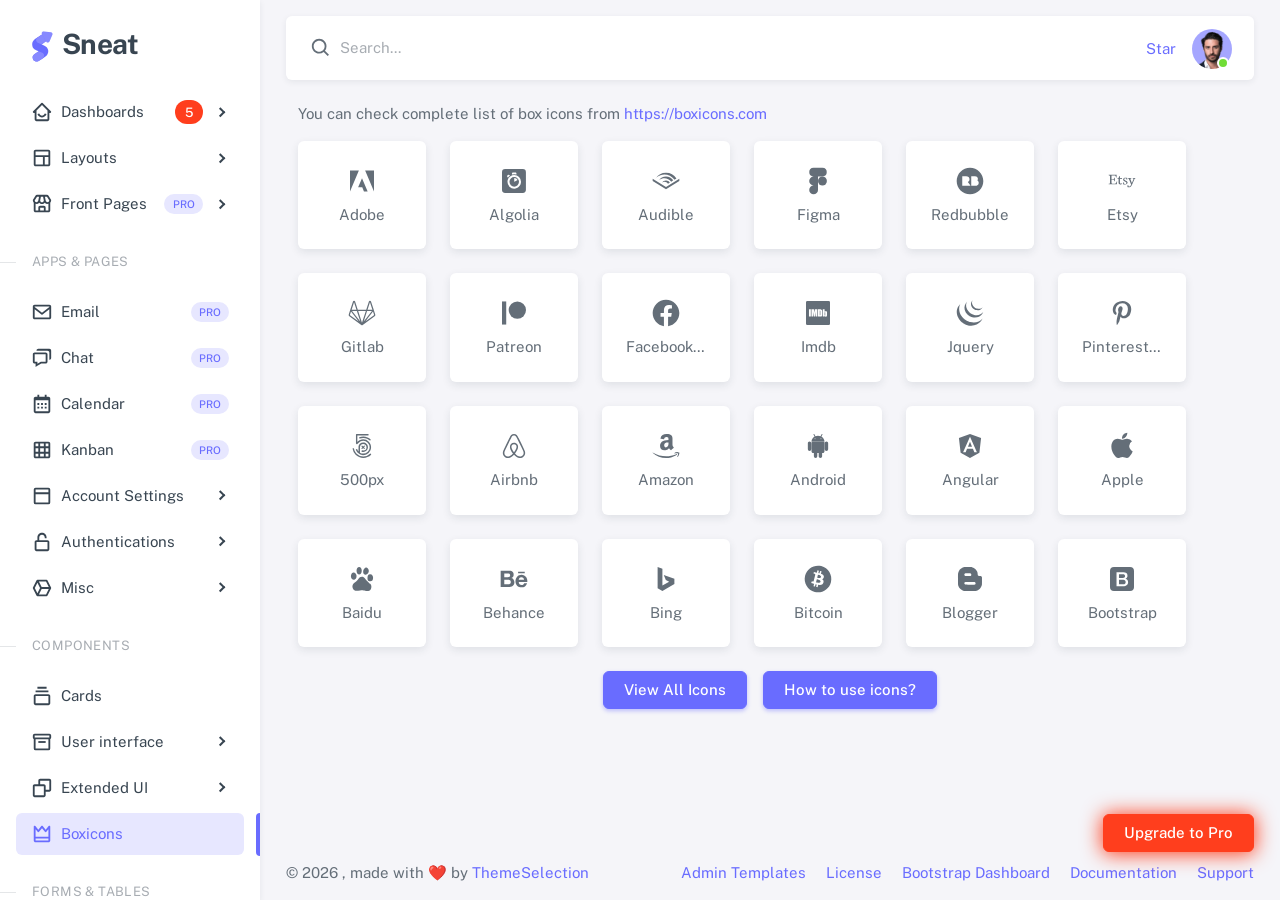
<file: public/templates/icons-boxicons.html>
<!doctype html>

<html
  lang="en"
  class="layout-menu-fixed layout-compact"
  data-assets-path="../assets/"
  data-template="vertical-menu-template-free">
  <head>
    <meta charset="utf-8" />
    <meta
      name="viewport"
      content="width=device-width, initial-scale=1.0, user-scalable=no, minimum-scale=1.0, maximum-scale=1.0" />

    <title>Demo: Boxicons - Icons | Sneat - Bootstrap Dashboard FREE</title>

    <meta name="description" content="" />

    <!-- Favicon -->
    <link rel="icon" type="image/x-icon" href="../assets/img/favicon/favicon.ico" />

    <!-- Fonts -->
    <link rel="preconnect" href="https://fonts.googleapis.com" />
    <link rel="preconnect" href="https://fonts.gstatic.com" crossorigin />
    <link
      href="https://fonts.googleapis.com/css2?family=Public+Sans:ital,wght@0,300;0,400;0,500;0,600;0,700;1,300;1,400;1,500;1,600;1,700&display=swap"
      rel="stylesheet" />

    <link rel="stylesheet" href="../assets/vendor/fonts/iconify-icons.css" />

    <!-- Core CSS -->
    <!-- build:css assets/vendor/css/theme.css  -->

    <link rel="stylesheet" href="../assets/vendor/css/core.css" />
    <link rel="stylesheet" href="../assets/css/demo.css" />

    <!-- Vendors CSS -->

    <link rel="stylesheet" href="../assets/vendor/libs/perfect-scrollbar/perfect-scrollbar.css" />

    <!-- endbuild -->

    <!-- Page CSS -->

    <link rel="stylesheet" href="../assets/vendor/css/pages/page-icons.css" />

    <!-- Helpers -->
    <script src="../assets/vendor/js/helpers.js"></script>
    <!--! Template customizer & Theme config files MUST be included after core stylesheets and helpers.js in the <head> section -->

    <!--? Config:  Mandatory theme config file contain global vars & default theme options, Set your preferred theme option in this file.  -->

    <script src="../assets/js/config.js"></script>
  </head>

  <body>
    <!-- Layout wrapper -->
    <div class="layout-wrapper layout-content-navbar">
      <div class="layout-container">
        <!-- Menu -->

        <aside id="layout-menu" class="layout-menu menu-vertical menu bg-menu-theme">
          <div class="app-brand demo">
            <a href="index.html" class="app-brand-link">
              <span class="app-brand-logo demo">
                <span class="text-primary">
                  <svg
                    width="25"
                    viewBox="0 0 25 42"
                    version="1.1"
                    xmlns="http://www.w3.org/2000/svg"
                    xmlns:xlink="http://www.w3.org/1999/xlink">
                    <defs>
                      <path
                        d="M13.7918663,0.358365126 L3.39788168,7.44174259 C0.566865006,9.69408886 -0.379795268,12.4788597 0.557900856,15.7960551 C0.68998853,16.2305145 1.09562888,17.7872135 3.12357076,19.2293357 C3.8146334,19.7207684 5.32369333,20.3834223 7.65075054,21.2172976 L7.59773219,21.2525164 L2.63468769,24.5493413 C0.445452254,26.3002124 0.0884951797,28.5083815 1.56381646,31.1738486 C2.83770406,32.8170431 5.20850219,33.2640127 7.09180128,32.5391577 C8.347334,32.0559211 11.4559176,30.0011079 16.4175519,26.3747182 C18.0338572,24.4997857 18.6973423,22.4544883 18.4080071,20.2388261 C17.963753,17.5346866 16.1776345,15.5799961 13.0496516,14.3747546 L10.9194936,13.4715819 L18.6192054,7.984237 L13.7918663,0.358365126 Z"
                        id="path-1"></path>
                      <path
                        d="M5.47320593,6.00457225 C4.05321814,8.216144 4.36334763,10.0722806 6.40359441,11.5729822 C8.61520715,12.571656 10.0999176,13.2171421 10.8577257,13.5094407 L15.5088241,14.433041 L18.6192054,7.984237 C15.5364148,3.11535317 13.9273018,0.573395879 13.7918663,0.358365126 C13.5790555,0.511491653 10.8061687,2.3935607 5.47320593,6.00457225 Z"
                        id="path-3"></path>
                      <path
                        d="M7.50063644,21.2294429 L12.3234468,23.3159332 C14.1688022,24.7579751 14.397098,26.4880487 13.008334,28.506154 C11.6195701,30.5242593 10.3099883,31.790241 9.07958868,32.3040991 C5.78142938,33.4346997 4.13234973,34 4.13234973,34 C4.13234973,34 2.75489982,33.0538207 2.37032616e-14,31.1614621 C-0.55822714,27.8186216 -0.55822714,26.0572515 -4.05231404e-15,25.8773518 C0.83734071,25.6075023 2.77988457,22.8248993 3.3049379,22.52991 C3.65497346,22.3332504 5.05353963,21.8997614 7.50063644,21.2294429 Z"
                        id="path-4"></path>
                      <path
                        d="M20.6,7.13333333 L25.6,13.8 C26.2627417,14.6836556 26.0836556,15.9372583 25.2,16.6 C24.8538077,16.8596443 24.4327404,17 24,17 L14,17 C12.8954305,17 12,16.1045695 12,15 C12,14.5672596 12.1403557,14.1461923 12.4,13.8 L17.4,7.13333333 C18.0627417,6.24967773 19.3163444,6.07059163 20.2,6.73333333 C20.3516113,6.84704183 20.4862915,6.981722 20.6,7.13333333 Z"
                        id="path-5"></path>
                    </defs>
                    <g id="g-app-brand" stroke="none" stroke-width="1" fill="none" fill-rule="evenodd">
                      <g id="Brand-Logo" transform="translate(-27.000000, -15.000000)">
                        <g id="Icon" transform="translate(27.000000, 15.000000)">
                          <g id="Mask" transform="translate(0.000000, 8.000000)">
                            <mask id="mask-2" fill="white">
                              <use xlink:href="#path-1"></use>
                            </mask>
                            <use fill="currentColor" xlink:href="#path-1"></use>
                            <g id="Path-3" mask="url(#mask-2)">
                              <use fill="currentColor" xlink:href="#path-3"></use>
                              <use fill-opacity="0.2" fill="#FFFFFF" xlink:href="#path-3"></use>
                            </g>
                            <g id="Path-4" mask="url(#mask-2)">
                              <use fill="currentColor" xlink:href="#path-4"></use>
                              <use fill-opacity="0.2" fill="#FFFFFF" xlink:href="#path-4"></use>
                            </g>
                          </g>
                          <g
                            id="Triangle"
                            transform="translate(19.000000, 11.000000) rotate(-300.000000) translate(-19.000000, -11.000000) ">
                            <use fill="currentColor" xlink:href="#path-5"></use>
                            <use fill-opacity="0.2" fill="#FFFFFF" xlink:href="#path-5"></use>
                          </g>
                        </g>
                      </g>
                    </g>
                  </svg>
                </span>
              </span>
              <span class="app-brand-text demo menu-text fw-bold ms-2">Sneat</span>
            </a>

            <a href="javascript:void(0);" class="layout-menu-toggle menu-link text-large ms-auto">
              <i class="bx bx-chevron-left d-block d-xl-none align-middle"></i>
            </a>
          </div>

          <div class="menu-divider mt-0"></div>

          <div class="menu-inner-shadow"></div>

          <ul class="menu-inner py-1">
            <!-- Dashboards -->
            <li class="menu-item">
              <a href="javascript:void(0);" class="menu-link menu-toggle">
                <i class="menu-icon tf-icons bx bx-home-smile"></i>
                <div class="text-truncate" data-i18n="Dashboards">Dashboards</div>
                <span class="badge rounded-pill bg-danger ms-auto">5</span>
              </a>
              <ul class="menu-sub">
                <li class="menu-item">
                  <a href="index.html" class="menu-link">
                    <div class="text-truncate" data-i18n="Analytics">Analytics</div>
                  </a>
                </li>
                <li class="menu-item">
                  <a
                    href="https://demos.themeselection.com/sneat-bootstrap-html-admin-template/html/vertical-menu-template/dashboards-crm.html"
                    target="_blank"
                    class="menu-link">
                    <div class="text-truncate" data-i18n="CRM">CRM</div>
                    <div class="badge rounded-pill bg-label-primary text-uppercase fs-tiny ms-auto">Pro</div>
                  </a>
                </li>
                <li class="menu-item">
                  <a
                    href="https://demos.themeselection.com/sneat-bootstrap-html-admin-template/html/vertical-menu-template/app-ecommerce-dashboard.html"
                    target="_blank"
                    class="menu-link">
                    <div class="text-truncate" data-i18n="eCommerce">eCommerce</div>
                    <div class="badge rounded-pill bg-label-primary text-uppercase fs-tiny ms-auto">Pro</div>
                  </a>
                </li>
                <li class="menu-item">
                  <a
                    href="https://demos.themeselection.com/sneat-bootstrap-html-admin-template/html/vertical-menu-template/app-logistics-dashboard.html"
                    target="_blank"
                    class="menu-link">
                    <div class="text-truncate" data-i18n="Logistics">Logistics</div>
                    <div class="badge rounded-pill bg-label-primary text-uppercase fs-tiny ms-auto">Pro</div>
                  </a>
                </li>
                <li class="menu-item">
                  <a
                    href="https://demos.themeselection.com/sneat-bootstrap-html-admin-template/html/vertical-menu-template/app-academy-dashboard.html"
                    target="_blank"
                    class="menu-link">
                    <div class="text-truncate" data-i18n="Academy">Academy</div>
                    <div class="badge rounded-pill bg-label-primary text-uppercase fs-tiny ms-auto">Pro</div>
                  </a>
                </li>
              </ul>
            </li>

            <!-- Layouts -->
            <li class="menu-item">
              <a href="javascript:void(0);" class="menu-link menu-toggle">
                <i class="menu-icon tf-icons bx bx-layout"></i>
                <div class="text-truncate" data-i18n="Layouts">Layouts</div>
              </a>

              <ul class="menu-sub">
                <li class="menu-item">
                  <a href="layouts-without-menu.html" class="menu-link">
                    <div class="text-truncate" data-i18n="Without menu">Without menu</div>
                  </a>
                </li>
                <li class="menu-item">
                  <a href="layouts-without-navbar.html" class="menu-link">
                    <div class="text-truncate" data-i18n="Without navbar">Without navbar</div>
                  </a>
                </li>
                <li class="menu-item">
                  <a href="layouts-fluid.html" class="menu-link">
                    <div class="text-truncate" data-i18n="Fluid">Fluid</div>
                  </a>
                </li>
                <li class="menu-item">
                  <a href="layouts-container.html" class="menu-link">
                    <div class="text-truncate" data-i18n="Container">Container</div>
                  </a>
                </li>
                <li class="menu-item">
                  <a href="layouts-blank.html" class="menu-link">
                    <div class="text-truncate" data-i18n="Blank">Blank</div>
                  </a>
                </li>
              </ul>
            </li>

            <!-- Front Pages -->
            <li class="menu-item">
              <a href="javascript:void(0);" class="menu-link menu-toggle">
                <i class="menu-icon tf-icons bx bx-store"></i>
                <div class="text-truncate" data-i18n="Front Pages">Front Pages</div>
                <div class="badge rounded-pill bg-label-primary text-uppercase fs-tiny ms-auto">Pro</div>
              </a>
              <ul class="menu-sub">
                <li class="menu-item">
                  <a
                    href="https://demos.themeselection.com/sneat-bootstrap-html-admin-template/html/front-pages/landing-page.html"
                    class="menu-link"
                    target="_blank">
                    <div class="text-truncate" data-i18n="Landing">Landing</div>
                  </a>
                </li>
                <li class="menu-item">
                  <a
                    href="https://demos.themeselection.com/sneat-bootstrap-html-admin-template/html/front-pages/pricing-page.html"
                    class="menu-link"
                    target="_blank">
                    <div class="text-truncate" data-i18n="Pricing">Pricing</div>
                  </a>
                </li>
                <li class="menu-item">
                  <a
                    href="https://demos.themeselection.com/sneat-bootstrap-html-admin-template/html/front-pages/payment-page.html"
                    class="menu-link"
                    target="_blank">
                    <div class="text-truncate" data-i18n="Payment">Payment</div>
                  </a>
                </li>
                <li class="menu-item">
                  <a
                    href="https://demos.themeselection.com/sneat-bootstrap-html-admin-template/html/front-pages/checkout-page.html"
                    class="menu-link"
                    target="_blank">
                    <div class="text-truncate" data-i18n="Checkout">Checkout</div>
                  </a>
                </li>
                <li class="menu-item">
                  <a
                    href="https://demos.themeselection.com/sneat-bootstrap-html-admin-template/html/front-pages/help-center-landing.html"
                    class="menu-link"
                    target="_blank">
                    <div class="text-truncate" data-i18n="Help Center">Help Center</div>
                  </a>
                </li>
              </ul>
            </li>

            <!-- Apps & Pages -->
            <li class="menu-header small text-uppercase">
              <span class="menu-header-text">Apps &amp; Pages</span>
            </li>
            <li class="menu-item">
              <a
                href="https://demos.themeselection.com/sneat-bootstrap-html-admin-template/html/vertical-menu-template/app-email.html"
                target="_blank"
                class="menu-link">
                <i class="menu-icon tf-icons bx bx-envelope"></i>
                <div class="text-truncate" data-i18n="Email">Email</div>
                <div class="badge rounded-pill bg-label-primary text-uppercase fs-tiny ms-auto">Pro</div>
              </a>
            </li>
            <li class="menu-item">
              <a
                href="https://demos.themeselection.com/sneat-bootstrap-html-admin-template/html/vertical-menu-template/app-chat.html"
                target="_blank"
                class="menu-link">
                <i class="menu-icon tf-icons bx bx-chat"></i>
                <div class="text-truncate" data-i18n="Chat">Chat</div>
                <div class="badge rounded-pill bg-label-primary text-uppercase fs-tiny ms-auto">Pro</div>
              </a>
            </li>
            <li class="menu-item">
              <a
                href="https://demos.themeselection.com/sneat-bootstrap-html-admin-template/html/vertical-menu-template/app-calendar.html"
                target="_blank"
                class="menu-link">
                <i class="menu-icon tf-icons bx bx-calendar"></i>
                <div class="text-truncate" data-i18n="Calendar">Calendar</div>
                <div class="badge rounded-pill bg-label-primary text-uppercase fs-tiny ms-auto">Pro</div>
              </a>
            </li>
            <li class="menu-item">
              <a
                href="https://demos.themeselection.com/sneat-bootstrap-html-admin-template/html/vertical-menu-template/app-kanban.html"
                target="_blank"
                class="menu-link">
                <i class="menu-icon tf-icons bx bx-grid"></i>
                <div class="text-truncate" data-i18n="Kanban">Kanban</div>
                <div class="badge rounded-pill bg-label-primary text-uppercase fs-tiny ms-auto">Pro</div>
              </a>
            </li>
            <!-- Pages -->
            <li class="menu-item">
              <a href="javascript:void(0);" class="menu-link menu-toggle">
                <i class="menu-icon tf-icons bx bx-dock-top"></i>
                <div class="text-truncate" data-i18n="Account Settings">Account Settings</div>
              </a>
              <ul class="menu-sub">
                <li class="menu-item">
                  <a href="pages-account-settings-account.html" class="menu-link">
                    <div class="text-truncate" data-i18n="Account">Account</div>
                  </a>
                </li>
                <li class="menu-item">
                  <a href="pages-account-settings-notifications.html" class="menu-link">
                    <div class="text-truncate" data-i18n="Notifications">Notifications</div>
                  </a>
                </li>
                <li class="menu-item">
                  <a href="pages-account-settings-connections.html" class="menu-link">
                    <div class="text-truncate" data-i18n="Connections">Connections</div>
                  </a>
                </li>
              </ul>
            </li>
            <li class="menu-item">
              <a href="javascript:void(0);" class="menu-link menu-toggle">
                <i class="menu-icon tf-icons bx bx-lock-open-alt"></i>
                <div class="text-truncate" data-i18n="Authentications">Authentications</div>
              </a>
              <ul class="menu-sub">
                <li class="menu-item">
                  <a href="auth-login-basic.html" class="menu-link" target="_blank">
                    <div class="text-truncate" data-i18n="Basic">Login</div>
                  </a>
                </li>
                <li class="menu-item">
                  <a href="auth-register-basic.html" class="menu-link" target="_blank">
                    <div class="text-truncate" data-i18n="Basic">Register</div>
                  </a>
                </li>
                <li class="menu-item">
                  <a href="auth-forgot-password-basic.html" class="menu-link" target="_blank">
                    <div class="text-truncate" data-i18n="Basic">Forgot Password</div>
                  </a>
                </li>
              </ul>
            </li>
            <li class="menu-item">
              <a href="javascript:void(0);" class="menu-link menu-toggle">
                <i class="menu-icon tf-icons bx bx-cube-alt"></i>
                <div class="text-truncate" data-i18n="Misc">Misc</div>
              </a>
              <ul class="menu-sub">
                <li class="menu-item">
                  <a href="pages-misc-error.html" class="menu-link">
                    <div class="text-truncate" data-i18n="Error">Error</div>
                  </a>
                </li>
                <li class="menu-item">
                  <a href="pages-misc-under-maintenance.html" class="menu-link">
                    <div class="text-truncate" data-i18n="Under Maintenance">Under Maintenance</div>
                  </a>
                </li>
              </ul>
            </li>
            <!-- Components -->
            <li class="menu-header small text-uppercase"><span class="menu-header-text">Components</span></li>
            <!-- Cards -->
            <li class="menu-item">
              <a href="cards-basic.html" class="menu-link">
                <i class="menu-icon tf-icons bx bx-collection"></i>
                <div class="text-truncate" data-i18n="Basic">Cards</div>
              </a>
            </li>
            <!-- User interface -->
            <li class="menu-item">
              <a href="javascript:void(0)" class="menu-link menu-toggle">
                <i class="menu-icon tf-icons bx bx-box"></i>
                <div class="text-truncate" data-i18n="User interface">User interface</div>
              </a>
              <ul class="menu-sub">
                <li class="menu-item">
                  <a href="ui-accordion.html" class="menu-link">
                    <div class="text-truncate" data-i18n="Accordion">Accordion</div>
                  </a>
                </li>
                <li class="menu-item">
                  <a href="ui-alerts.html" class="menu-link">
                    <div class="text-truncate" data-i18n="Alerts">Alerts</div>
                  </a>
                </li>
                <li class="menu-item">
                  <a href="ui-badges.html" class="menu-link">
                    <div class="text-truncate" data-i18n="Badges">Badges</div>
                  </a>
                </li>
                <li class="menu-item">
                  <a href="ui-buttons.html" class="menu-link">
                    <div class="text-truncate" data-i18n="Buttons">Buttons</div>
                  </a>
                </li>
                <li class="menu-item">
                  <a href="ui-carousel.html" class="menu-link">
                    <div class="text-truncate" data-i18n="Carousel">Carousel</div>
                  </a>
                </li>
                <li class="menu-item">
                  <a href="ui-collapse.html" class="menu-link">
                    <div class="text-truncate" data-i18n="Collapse">Collapse</div>
                  </a>
                </li>
                <li class="menu-item">
                  <a href="ui-dropdowns.html" class="menu-link">
                    <div class="text-truncate" data-i18n="Dropdowns">Dropdowns</div>
                  </a>
                </li>
                <li class="menu-item">
                  <a href="ui-footer.html" class="menu-link">
                    <div class="text-truncate" data-i18n="Footer">Footer</div>
                  </a>
                </li>
                <li class="menu-item">
                  <a href="ui-list-groups.html" class="menu-link">
                    <div class="text-truncate" data-i18n="List Groups">List groups</div>
                  </a>
                </li>
                <li class="menu-item">
                  <a href="ui-modals.html" class="menu-link">
                    <div class="text-truncate" data-i18n="Modals">Modals</div>
                  </a>
                </li>
                <li class="menu-item">
                  <a href="ui-navbar.html" class="menu-link">
                    <div class="text-truncate" data-i18n="Navbar">Navbar</div>
                  </a>
                </li>
                <li class="menu-item">
                  <a href="ui-offcanvas.html" class="menu-link">
                    <div class="text-truncate" data-i18n="Offcanvas">Offcanvas</div>
                  </a>
                </li>
                <li class="menu-item">
                  <a href="ui-pagination-breadcrumbs.html" class="menu-link">
                    <div class="text-truncate" data-i18n="Pagination & Breadcrumbs">Pagination &amp; Breadcrumbs</div>
                  </a>
                </li>
                <li class="menu-item">
                  <a href="ui-progress.html" class="menu-link">
                    <div class="text-truncate" data-i18n="Progress">Progress</div>
                  </a>
                </li>
                <li class="menu-item">
                  <a href="ui-spinners.html" class="menu-link">
                    <div class="text-truncate" data-i18n="Spinners">Spinners</div>
                  </a>
                </li>
                <li class="menu-item">
                  <a href="ui-tabs-pills.html" class="menu-link">
                    <div class="text-truncate" data-i18n="Tabs & Pills">Tabs &amp; Pills</div>
                  </a>
                </li>
                <li class="menu-item">
                  <a href="ui-toasts.html" class="menu-link">
                    <div class="text-truncate" data-i18n="Toasts">Toasts</div>
                  </a>
                </li>
                <li class="menu-item">
                  <a href="ui-tooltips-popovers.html" class="menu-link">
                    <div class="text-truncate" data-i18n="Tooltips & Popovers">Tooltips &amp; Popovers</div>
                  </a>
                </li>
                <li class="menu-item">
                  <a href="ui-typography.html" class="menu-link">
                    <div class="text-truncate" data-i18n="Typography">Typography</div>
                  </a>
                </li>
              </ul>
            </li>

            <!-- Extended components -->
            <li class="menu-item">
              <a href="javascript:void(0)" class="menu-link menu-toggle">
                <i class="menu-icon tf-icons bx bx-copy"></i>
                <div class="text-truncate" data-i18n="Extended UI">Extended UI</div>
              </a>
              <ul class="menu-sub">
                <li class="menu-item">
                  <a href="extended-ui-perfect-scrollbar.html" class="menu-link">
                    <div class="text-truncate" data-i18n="Perfect Scrollbar">Perfect Scrollbar</div>
                  </a>
                </li>
                <li class="menu-item">
                  <a href="extended-ui-text-divider.html" class="menu-link">
                    <div class="text-truncate" data-i18n="Text Divider">Text Divider</div>
                  </a>
                </li>
              </ul>
            </li>

            <li class="menu-item active">
              <a href="icons-boxicons.html" class="menu-link">
                <i class="menu-icon tf-icons bx bx-crown"></i>
                <div class="text-truncate" data-i18n="Boxicons">Boxicons</div>
              </a>
            </li>

            <!-- Forms & Tables -->
            <li class="menu-header small text-uppercase"><span class="menu-header-text">Forms &amp; Tables</span></li>
            <!-- Forms -->
            <li class="menu-item">
              <a href="javascript:void(0);" class="menu-link menu-toggle">
                <i class="menu-icon tf-icons bx bx-detail"></i>
                <div class="text-truncate" data-i18n="Form Elements">Form Elements</div>
              </a>
              <ul class="menu-sub">
                <li class="menu-item">
                  <a href="forms-basic-inputs.html" class="menu-link">
                    <div class="text-truncate" data-i18n="Basic Inputs">Basic Inputs</div>
                  </a>
                </li>
                <li class="menu-item">
                  <a href="forms-input-groups.html" class="menu-link">
                    <div class="text-truncate" data-i18n="Input groups">Input groups</div>
                  </a>
                </li>
              </ul>
            </li>
            <li class="menu-item">
              <a href="javascript:void(0);" class="menu-link menu-toggle">
                <i class="menu-icon tf-icons bx bx-detail"></i>
                <div class="text-truncate" data-i18n="Form Layouts">Form Layouts</div>
              </a>
              <ul class="menu-sub">
                <li class="menu-item">
                  <a href="form-layouts-vertical.html" class="menu-link">
                    <div class="text-truncate" data-i18n="Vertical Form">Vertical Form</div>
                  </a>
                </li>
                <li class="menu-item">
                  <a href="form-layouts-horizontal.html" class="menu-link">
                    <div class="text-truncate" data-i18n="Horizontal Form">Horizontal Form</div>
                  </a>
                </li>
              </ul>
            </li>
            <!-- Form Validation -->
            <li class="menu-item">
              <a
                href="https://demos.themeselection.com/sneat-bootstrap-html-admin-template/html/vertical-menu-template/form-validation.html"
                target="_blank"
                class="menu-link">
                <i class="menu-icon tf-icons bx bx-list-check"></i>
                <div class="text-truncate" data-i18n="Form Validation">Form Validation</div>
                <div class="badge rounded-pill bg-label-primary text-uppercase fs-tiny ms-auto">Pro</div>
              </a>
            </li>
            <!-- Tables -->
            <li class="menu-item">
              <a href="tables-basic.html" class="menu-link">
                <i class="menu-icon tf-icons bx bx-table"></i>
                <div class="text-truncate" data-i18n="Tables">Tables</div>
              </a>
            </li>
            <!-- Data Tables -->
            <li class="menu-item">
              <a
                href="https://demos.themeselection.com/sneat-bootstrap-html-admin-template/html/vertical-menu-template/tables-datatables-basic.html"
                target="_blank"
                class="menu-link">
                <i class="menu-icon tf-icons bx bx-grid"></i>
                <div class="text-truncate" data-i18n="Datatables">Datatables</div>
                <div class="badge rounded-pill bg-label-primary text-uppercase fs-tiny ms-auto">Pro</div>
              </a>
            </li>
            <!-- Misc -->
            <li class="menu-header small text-uppercase"><span class="menu-header-text">Misc</span></li>
            <li class="menu-item">
              <a
                href="https://github.com/themeselection/sneat-bootstrap-html-admin-template-free/issues"
                target="_blank"
                class="menu-link">
                <i class="menu-icon tf-icons bx bx-support"></i>
                <div class="text-truncate" data-i18n="Support">Support</div>
              </a>
            </li>
            <li class="menu-item">
              <a
                href="https://demos.themeselection.com/sneat-bootstrap-html-admin-template/documentation/"
                target="_blank"
                class="menu-link">
                <i class="menu-icon tf-icons bx bx-file"></i>
                <div class="text-truncate" data-i18n="Documentation">Documentation</div>
              </a>
            </li>
          </ul>
        </aside>
        <!-- / Menu -->

        <!-- Layout container -->
        <div class="layout-page">
          <!-- Navbar -->

          <nav
            class="layout-navbar container-xxl navbar-detached navbar navbar-expand-xl align-items-center bg-navbar-theme"
            id="layout-navbar">
            <div class="layout-menu-toggle navbar-nav align-items-xl-center me-4 me-xl-0 d-xl-none">
              <a class="nav-item nav-link px-0 me-xl-6" href="javascript:void(0)">
                <i class="icon-base bx bx-menu icon-md"></i>
              </a>
            </div>

            <div class="navbar-nav-right d-flex align-items-center justify-content-end" id="navbar-collapse">
              <!-- Search -->
              <div class="navbar-nav align-items-center me-auto">
                <div class="nav-item d-flex align-items-center">
                  <span class="w-px-22 h-px-22"><i class="icon-base bx bx-search icon-md"></i></span>
                  <input
                    type="text"
                    class="form-control border-0 shadow-none ps-1 ps-sm-2 d-md-block d-none"
                    placeholder="Search..."
                    aria-label="Search..." />
                </div>
              </div>
              <!-- /Search -->

              <ul class="navbar-nav flex-row align-items-center ms-md-auto">
                <!-- Place this tag where you want the button to render. -->
                <li class="nav-item lh-1 me-4">
                  <a
                    class="github-button"
                    href="https://github.com/themeselection/sneat-bootstrap-html-admin-template-free"
                    data-icon="octicon-star"
                    data-size="large"
                    data-show-count="true"
                    aria-label="Star themeselection/sneat-html-admin-template-free on GitHub"
                    >Star</a
                  >
                </li>

                <!-- User -->
                <li class="nav-item navbar-dropdown dropdown-user dropdown">
                  <a
                    class="nav-link dropdown-toggle hide-arrow p-0"
                    href="javascript:void(0);"
                    data-bs-toggle="dropdown">
                    <div class="avatar avatar-online">
                      <img src="../assets/img/avatars/1.png" alt class="w-px-40 h-auto rounded-circle" />
                    </div>
                  </a>
                  <ul class="dropdown-menu dropdown-menu-end">
                    <li>
                      <a class="dropdown-item" href="#">
                        <div class="d-flex">
                          <div class="flex-shrink-0 me-3">
                            <div class="avatar avatar-online">
                              <img src="../assets/img/avatars/1.png" alt class="w-px-40 h-auto rounded-circle" />
                            </div>
                          </div>
                          <div class="flex-grow-1">
                            <h6 class="mb-0">John Doe</h6>
                            <small class="text-body-secondary">Admin</small>
                          </div>
                        </div>
                      </a>
                    </li>
                    <li>
                      <div class="dropdown-divider my-1"></div>
                    </li>
                    <li>
                      <a class="dropdown-item" href="#">
                        <i class="icon-base bx bx-user icon-md me-3"></i><span>My Profile</span>
                      </a>
                    </li>
                    <li>
                      <a class="dropdown-item" href="#">
                        <i class="icon-base bx bx-cog icon-md me-3"></i><span>Settings</span>
                      </a>
                    </li>
                    <li>
                      <a class="dropdown-item" href="#">
                        <span class="d-flex align-items-center align-middle">
                          <i class="flex-shrink-0 icon-base bx bx-credit-card icon-md me-3"></i
                          ><span class="flex-grow-1 align-middle">Billing Plan</span>
                          <span class="flex-shrink-0 badge rounded-pill bg-danger">4</span>
                        </span>
                      </a>
                    </li>
                    <li>
                      <div class="dropdown-divider my-1"></div>
                    </li>
                    <li>
                      <a class="dropdown-item" href="javascript:void(0);">
                        <i class="icon-base bx bx-power-off icon-md me-3"></i><span>Log Out</span>
                      </a>
                    </li>
                  </ul>
                </li>
                <!--/ User -->
              </ul>
            </div>
          </nav>

          <!-- / Navbar -->

          <!-- Content wrapper -->
          <div class="content-wrapper">
            <!-- Content -->
            <div class="container-xxl flex-grow-1 container-p-y">
              <p class="ms-3">
                You can check complete list of box icons from
                <a href="https://boxicons.com/" target="_blank">https://boxicons.com</a>
              </p>

              <!-- Icon container -->
              <div class="d-flex flex-wrap" id="icons-container">
                <div class="card icon-card cursor-pointer text-center mb-6 mx-3">
                  <div class="card-body">
                    <i class="icon-base bx bxl-adobe mb-2"></i>
                    <p class="icon-name text-capitalize text-truncate mb-0">adobe</p>
                  </div>
                </div>
                <div class="card icon-card cursor-pointer text-center mb-6 mx-3">
                  <div class="card-body">
                    <i class="icon-base bx bxl-algolia mb-2"></i>
                    <p class="icon-name text-capitalize text-truncate mb-0">algolia</p>
                  </div>
                </div>
                <div class="card icon-card cursor-pointer text-center mb-6 mx-3">
                  <div class="card-body">
                    <i class="icon-base bx bxl-audible mb-2"></i>
                    <p class="icon-name text-capitalize text-truncate mb-0">audible</p>
                  </div>
                </div>
                <div class="card icon-card cursor-pointer text-center mb-6 mx-3">
                  <div class="card-body">
                    <i class="icon-base bx bxl-figma mb-2"></i>
                    <p class="icon-name text-capitalize text-truncate mb-0">figma</p>
                  </div>
                </div>
                <div class="card icon-card cursor-pointer text-center mb-6 mx-3">
                  <div class="card-body">
                    <i class="icon-base bx bxl-redbubble mb-2"></i>
                    <p class="icon-name text-capitalize text-truncate mb-0">redbubble</p>
                  </div>
                </div>
                <div class="card icon-card cursor-pointer text-center mb-6 mx-3">
                  <div class="card-body">
                    <i class="icon-base bx bxl-etsy mb-2"></i>
                    <p class="icon-name text-capitalize text-truncate mb-0">etsy</p>
                  </div>
                </div>
                <div class="card icon-card cursor-pointer text-center mb-6 mx-3">
                  <div class="card-body">
                    <i class="icon-base bx bxl-gitlab mb-2"></i>
                    <p class="icon-name text-capitalize text-truncate mb-0">gitlab</p>
                  </div>
                </div>
                <div class="card icon-card cursor-pointer text-center mb-6 mx-3">
                  <div class="card-body">
                    <i class="icon-base bx bxl-patreon mb-2"></i>
                    <p class="icon-name text-capitalize text-truncate mb-0">patreon</p>
                  </div>
                </div>
                <div class="card icon-card cursor-pointer text-center mb-6 mx-3">
                  <div class="card-body">
                    <i class="icon-base bx bxl-facebook-circle mb-2"></i>
                    <p class="icon-name text-capitalize text-truncate mb-0">facebook-circle</p>
                  </div>
                </div>
                <div class="card icon-card cursor-pointer text-center mb-6 mx-3">
                  <div class="card-body">
                    <i class="icon-base bx bxl-imdb mb-2"></i>
                    <p class="icon-name text-capitalize text-truncate mb-0">imdb</p>
                  </div>
                </div>
                <div class="card icon-card cursor-pointer text-center mb-6 mx-3">
                  <div class="card-body">
                    <i class="icon-base bx bxl-jquery mb-2"></i>
                    <p class="icon-name text-capitalize text-truncate mb-0">jquery</p>
                  </div>
                </div>
                <div class="card icon-card cursor-pointer text-center mb-6 mx-3">
                  <div class="card-body">
                    <i class="icon-base bx bxl-pinterest-alt mb-2"></i>
                    <p class="icon-name text-capitalize text-truncate mb-0">pinterest-alt</p>
                  </div>
                </div>
                <div class="card icon-card cursor-pointer text-center mb-6 mx-3">
                  <div class="card-body">
                    <i class="icon-base bx bxl-500px mb-2"></i>
                    <p class="icon-name text-capitalize text-truncate mb-0">500px</p>
                  </div>
                </div>
                <div class="card icon-card cursor-pointer text-center mb-6 mx-3">
                  <div class="card-body">
                    <i class="icon-base bx bxl-airbnb mb-2"></i>
                    <p class="icon-name text-capitalize text-truncate mb-0">airbnb</p>
                  </div>
                </div>
                <div class="card icon-card cursor-pointer text-center mb-6 mx-3">
                  <div class="card-body">
                    <i class="icon-base bx bxl-amazon mb-2"></i>
                    <p class="icon-name text-capitalize text-truncate mb-0">amazon</p>
                  </div>
                </div>
                <div class="card icon-card cursor-pointer text-center mb-6 mx-3">
                  <div class="card-body">
                    <i class="icon-base bx bxl-android mb-2"></i>
                    <p class="icon-name text-capitalize text-truncate mb-0">android</p>
                  </div>
                </div>
                <div class="card icon-card cursor-pointer text-center mb-6 mx-3">
                  <div class="card-body">
                    <i class="icon-base bx bxl-angular mb-2"></i>
                    <p class="icon-name text-capitalize text-truncate mb-0">angular</p>
                  </div>
                </div>
                <div class="card icon-card cursor-pointer text-center mb-6 mx-3">
                  <div class="card-body">
                    <i class="icon-base bx bxl-apple mb-2"></i>
                    <p class="icon-name text-capitalize text-truncate mb-0">apple</p>
                  </div>
                </div>
                <div class="card icon-card cursor-pointer text-center mb-6 mx-3">
                  <div class="card-body">
                    <i class="icon-base bx bxl-baidu mb-2"></i>
                    <p class="icon-name text-capitalize text-truncate mb-0">baidu</p>
                  </div>
                </div>
                <div class="card icon-card cursor-pointer text-center mb-6 mx-3">
                  <div class="card-body">
                    <i class="icon-base bx bxl-behance mb-2"></i>
                    <p class="icon-name text-capitalize text-truncate mb-0">behance</p>
                  </div>
                </div>
                <div class="card icon-card cursor-pointer text-center mb-6 mx-3">
                  <div class="card-body">
                    <i class="icon-base bx bxl-bing mb-2"></i>
                    <p class="icon-name text-capitalize text-truncate mb-0">bing</p>
                  </div>
                </div>
                <div class="card icon-card cursor-pointer text-center mb-6 mx-3">
                  <div class="card-body">
                    <i class="icon-base bx bxl-bitcoin mb-2"></i>
                    <p class="icon-name text-capitalize text-truncate mb-0">bitcoin</p>
                  </div>
                </div>
                <div class="card icon-card cursor-pointer text-center mb-6 mx-3">
                  <div class="card-body">
                    <i class="icon-base bx bxl-blogger mb-2"></i>
                    <p class="icon-name text-capitalize text-truncate mb-0">blogger</p>
                  </div>
                </div>
                <div class="card icon-card cursor-pointer text-center mb-6 mx-3">
                  <div class="card-body">
                    <i class="icon-base bx bxl-bootstrap mb-2"></i>
                    <p class="icon-name text-capitalize text-truncate mb-0">bootstrap</p>
                  </div>
                </div>
              </div>

              <!-- Buttons -->
              <div class="d-flex justify-content-center mx-auto gap-4">
                <a href="https://boxicons.com/" target="_blank" class="btn btn-primary">View All Icons</a>
                <a
                  href="https://demos.themeselection.com/sneat-bootstrap-html-admin-template/documentation//Icons.html"
                  class="btn btn-primary"
                  target="_blank"
                  >How to use icons?</a
                >
              </div>
            </div>
            <!-- / Content -->

            <!-- Footer -->
            <footer class="content-footer footer bg-footer-theme">
              <div class="container-xxl">
                <div
                  class="footer-container d-flex align-items-center justify-content-between py-4 flex-md-row flex-column">
                  <div class="mb-2 mb-md-0">
                    &#169;
                    <script>
                      document.write(new Date().getFullYear());
                    </script>
                    , made with ❤️ by
                    <a href="https://themeselection.com" target="_blank" class="footer-link">ThemeSelection</a>
                  </div>
                  <div class="d-none d-lg-inline-block">
                    <a
                      href="https://themeselection.com/item/category/admin-templates/"
                      target="_blank"
                      class="footer-link me-4"
                      >Admin Templates</a
                    >

                    <a href="https://themeselection.com/license/" class="footer-link me-4" target="_blank">License</a>
                    <a
                      href="https://themeselection.com/item/category/bootstrap-admin-templates/"
                      target="_blank"
                      class="footer-link me-4"
                      >Bootstrap Dashboard</a
                    >

                    <a
                      href="https://demos.themeselection.com/sneat-bootstrap-html-admin-template/documentation/"
                      target="_blank"
                      class="footer-link me-4"
                      >Documentation</a
                    >

                    <a
                      href="https://github.com/themeselection/sneat-bootstrap-html-admin-template-free/issues"
                      target="_blank"
                      class="footer-link"
                      >Support</a
                    >
                  </div>
                </div>
              </div>
            </footer>
            <!-- / Footer -->

            <div class="content-backdrop fade"></div>
          </div>
          <!-- Content wrapper -->
        </div>
        <!-- / Layout page -->
      </div>

      <!-- Overlay -->
      <div class="layout-overlay layout-menu-toggle"></div>
    </div>
    <!-- / Layout wrapper -->

    <div class="buy-now">
      <a
        href="https://themeselection.com/item/sneat-dashboard-pro-bootstrap/"
        target="_blank"
        class="btn btn-danger btn-buy-now"
        >Upgrade to Pro</a
      >
    </div>

    <!-- Core JS -->

    <script src="../assets/vendor/libs/jquery/jquery.js"></script>

    <script src="../assets/vendor/libs/popper/popper.js"></script>
    <script src="../assets/vendor/js/bootstrap.js"></script>

    <script src="../assets/vendor/libs/perfect-scrollbar/perfect-scrollbar.js"></script>

    <script src="../assets/vendor/js/menu.js"></script>

    <!-- endbuild -->

    <!-- Vendors JS -->

    <!-- Main JS -->

    <script src="../assets/js/main.js"></script>

    <!-- Page JS -->

    <!-- Place this tag before closing body tag for github widget button. -->
    <script async defer src="https://buttons.github.io/buttons.js"></script>
  </body>
</html>
</file>
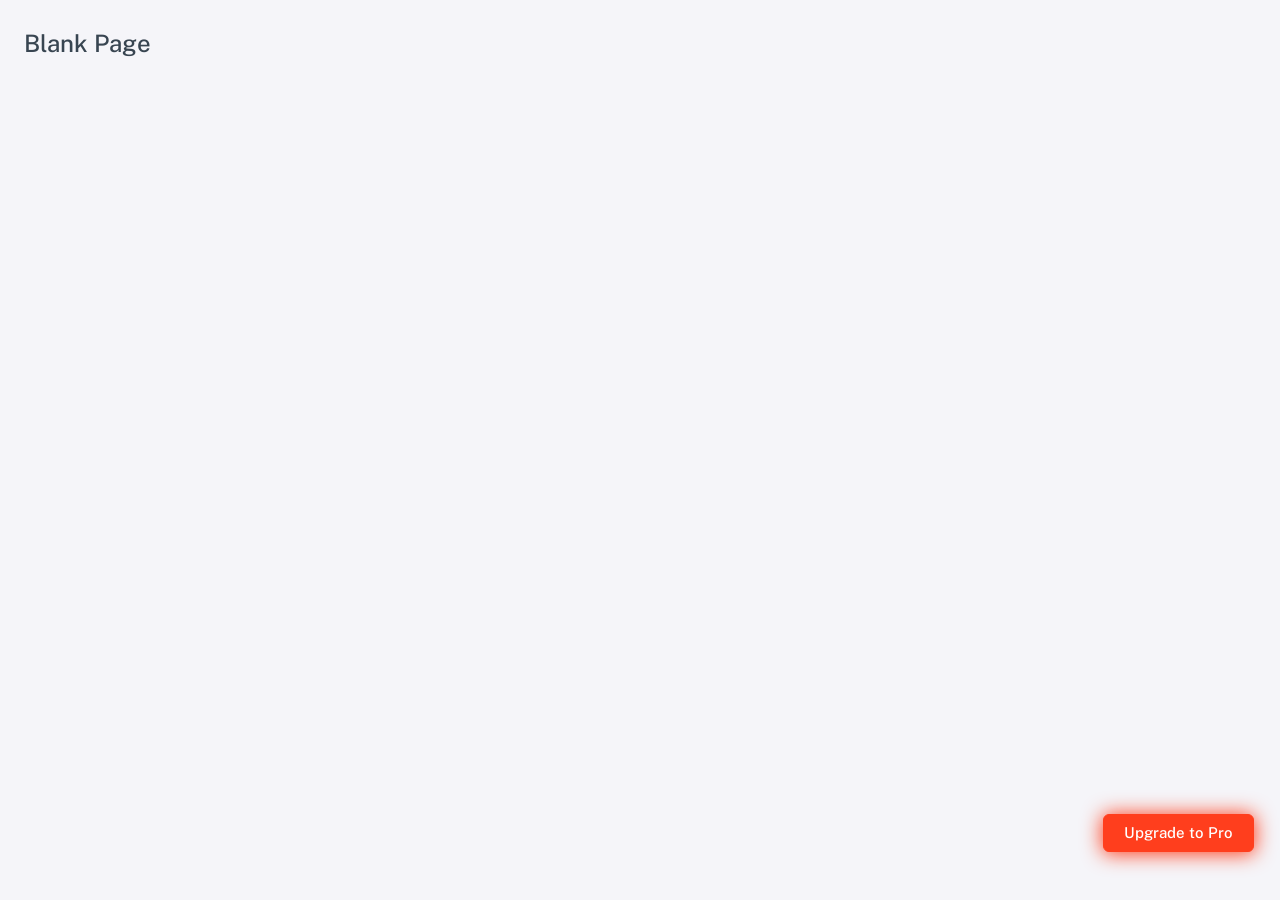
<file: public/templates/layouts-blank.html>
<!doctype html>

<html lang="en" class="layout-wide" data-assets-path="../assets/" data-template="vertical-menu-template-free">
  <head>
    <meta charset="utf-8" />
    <meta
      name="viewport"
      content="width=device-width, initial-scale=1.0, user-scalable=no, minimum-scale=1.0, maximum-scale=1.0" />

    <title>Demo: Blank layout - Layouts | Sneat - Bootstrap Dashboard FREE</title>

    <meta name="description" content="" />

    <!-- Favicon -->
    <link rel="icon" type="image/x-icon" href="../assets/img/favicon/favicon.ico" />

    <!-- Fonts -->
    <link rel="preconnect" href="https://fonts.googleapis.com" />
    <link rel="preconnect" href="https://fonts.gstatic.com" crossorigin />
    <link
      href="https://fonts.googleapis.com/css2?family=Public+Sans:ital,wght@0,300;0,400;0,500;0,600;0,700;1,300;1,400;1,500;1,600;1,700&display=swap"
      rel="stylesheet" />

    <link rel="stylesheet" href="../assets/vendor/fonts/iconify-icons.css" />

    <!-- Core CSS -->
    <!-- build:css assets/vendor/css/theme.css  -->

    <link rel="stylesheet" href="../assets/vendor/css/core.css" />
    <link rel="stylesheet" href="../assets/css/demo.css" />

    <!-- Vendors CSS -->

    <link rel="stylesheet" href="../assets/vendor/libs/perfect-scrollbar/perfect-scrollbar.css" />

    <!-- endbuild -->

    <!-- Page CSS -->

    <!-- Helpers -->
    <script src="../assets/vendor/js/helpers.js"></script>
    <!--! Template customizer & Theme config files MUST be included after core stylesheets and helpers.js in the <head> section -->

    <!--? Config:  Mandatory theme config file contain global vars & default theme options, Set your preferred theme option in this file.  -->

    <script src="../assets/js/config.js"></script>
  </head>

  <body>
    <!-- Content -->

    <h4 class="p-6">Blank Page</h4>

    <!-- / Content -->

    <div class="buy-now">
      <a
        href="https://themeselection.com/item/sneat-dashboard-pro-bootstrap/"
        target="_blank"
        class="btn btn-danger btn-buy-now"
        >Upgrade to Pro</a
      >
    </div>

    <!-- Core JS -->

    <script src="../assets/vendor/libs/jquery/jquery.js"></script>

    <script src="../assets/vendor/libs/popper/popper.js"></script>
    <script src="../assets/vendor/js/bootstrap.js"></script>

    <script src="../assets/vendor/libs/perfect-scrollbar/perfect-scrollbar.js"></script>

    <script src="../assets/vendor/js/menu.js"></script>

    <!-- endbuild -->

    <!-- Vendors JS -->

    <!-- Main JS -->

    <script src="../assets/js/main.js"></script>

    <!-- Page JS -->

    <!-- Place this tag before closing body tag for github widget button. -->
    <script async defer src="https://buttons.github.io/buttons.js"></script>
  </body>
</html>
</file>
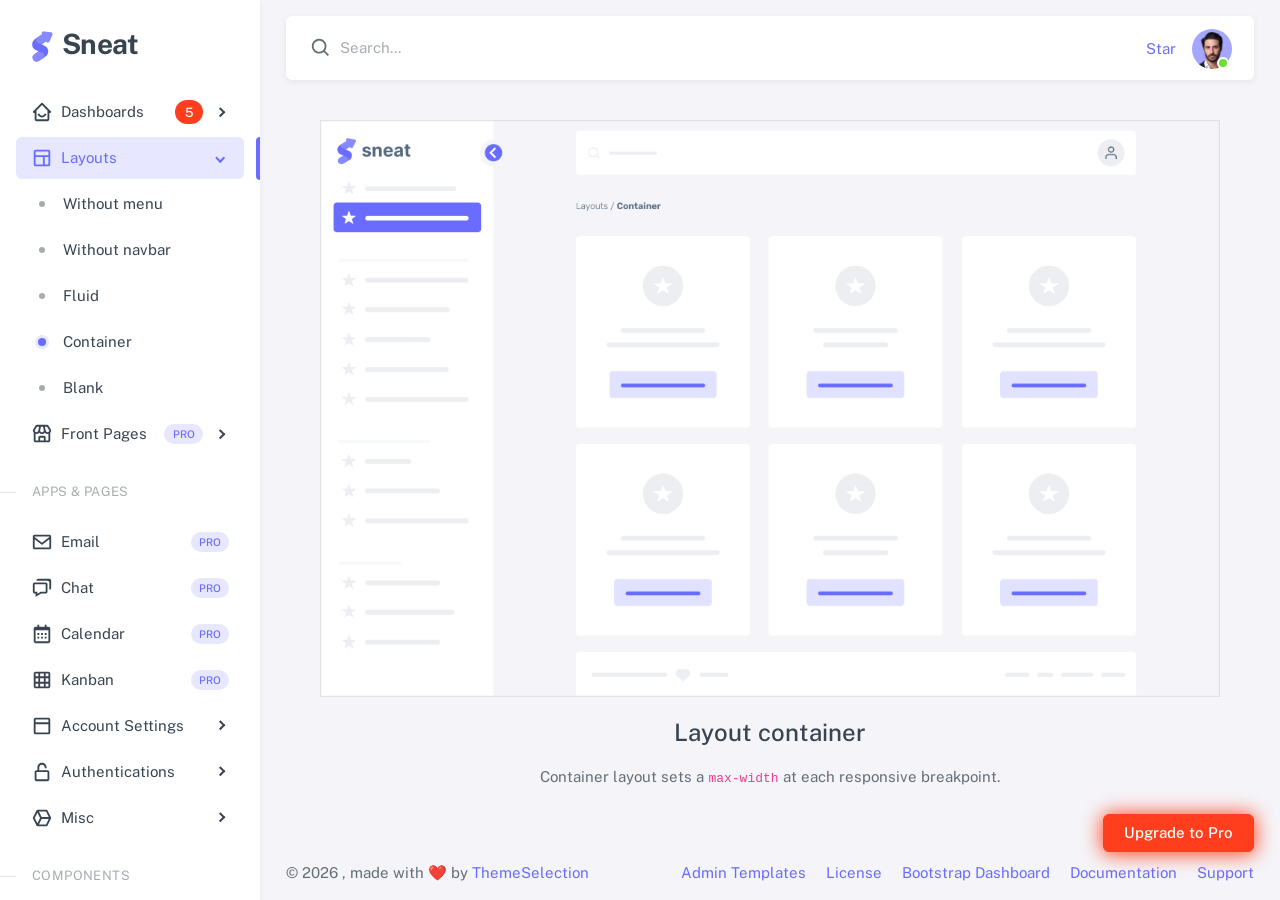
<file: public/templates/layouts-container.html>
<!doctype html>

<html
  lang="en"
  class="layout-menu-fixed layout-compact"
  data-assets-path="../assets/"
  data-template="vertical-menu-template-free">
  <head>
    <meta charset="utf-8" />
    <meta
      name="viewport"
      content="width=device-width, initial-scale=1.0, user-scalable=no, minimum-scale=1.0, maximum-scale=1.0" />

    <title>Demo: Container - Layouts | Sneat - Bootstrap Dashboard FREE</title>

    <meta name="description" content="" />

    <!-- Favicon -->
    <link rel="icon" type="image/x-icon" href="../assets/img/favicon/favicon.ico" />

    <!-- Fonts -->
    <link rel="preconnect" href="https://fonts.googleapis.com" />
    <link rel="preconnect" href="https://fonts.gstatic.com" crossorigin />
    <link
      href="https://fonts.googleapis.com/css2?family=Public+Sans:ital,wght@0,300;0,400;0,500;0,600;0,700;1,300;1,400;1,500;1,600;1,700&display=swap"
      rel="stylesheet" />

    <link rel="stylesheet" href="../assets/vendor/fonts/iconify-icons.css" />

    <!-- Core CSS -->
    <!-- build:css assets/vendor/css/theme.css  -->

    <link rel="stylesheet" href="../assets/vendor/css/core.css" />
    <link rel="stylesheet" href="../assets/css/demo.css" />

    <!-- Vendors CSS -->

    <link rel="stylesheet" href="../assets/vendor/libs/perfect-scrollbar/perfect-scrollbar.css" />

    <!-- endbuild -->

    <!-- Page CSS -->

    <!-- Helpers -->
    <script src="../assets/vendor/js/helpers.js"></script>
    <!--! Template customizer & Theme config files MUST be included after core stylesheets and helpers.js in the <head> section -->

    <!--? Config:  Mandatory theme config file contain global vars & default theme options, Set your preferred theme option in this file.  -->

    <script src="../assets/js/config.js"></script>
  </head>

  <body>
    <!-- Layout wrapper -->
    <div class="layout-wrapper layout-content-navbar">
      <div class="layout-container">
        <!-- Menu -->

        <aside id="layout-menu" class="layout-menu menu-vertical menu bg-menu-theme">
          <div class="app-brand demo">
            <a href="index.html" class="app-brand-link">
              <span class="app-brand-logo demo">
                <span class="text-primary">
                  <svg
                    width="25"
                    viewBox="0 0 25 42"
                    version="1.1"
                    xmlns="http://www.w3.org/2000/svg"
                    xmlns:xlink="http://www.w3.org/1999/xlink">
                    <defs>
                      <path
                        d="M13.7918663,0.358365126 L3.39788168,7.44174259 C0.566865006,9.69408886 -0.379795268,12.4788597 0.557900856,15.7960551 C0.68998853,16.2305145 1.09562888,17.7872135 3.12357076,19.2293357 C3.8146334,19.7207684 5.32369333,20.3834223 7.65075054,21.2172976 L7.59773219,21.2525164 L2.63468769,24.5493413 C0.445452254,26.3002124 0.0884951797,28.5083815 1.56381646,31.1738486 C2.83770406,32.8170431 5.20850219,33.2640127 7.09180128,32.5391577 C8.347334,32.0559211 11.4559176,30.0011079 16.4175519,26.3747182 C18.0338572,24.4997857 18.6973423,22.4544883 18.4080071,20.2388261 C17.963753,17.5346866 16.1776345,15.5799961 13.0496516,14.3747546 L10.9194936,13.4715819 L18.6192054,7.984237 L13.7918663,0.358365126 Z"
                        id="path-1"></path>
                      <path
                        d="M5.47320593,6.00457225 C4.05321814,8.216144 4.36334763,10.0722806 6.40359441,11.5729822 C8.61520715,12.571656 10.0999176,13.2171421 10.8577257,13.5094407 L15.5088241,14.433041 L18.6192054,7.984237 C15.5364148,3.11535317 13.9273018,0.573395879 13.7918663,0.358365126 C13.5790555,0.511491653 10.8061687,2.3935607 5.47320593,6.00457225 Z"
                        id="path-3"></path>
                      <path
                        d="M7.50063644,21.2294429 L12.3234468,23.3159332 C14.1688022,24.7579751 14.397098,26.4880487 13.008334,28.506154 C11.6195701,30.5242593 10.3099883,31.790241 9.07958868,32.3040991 C5.78142938,33.4346997 4.13234973,34 4.13234973,34 C4.13234973,34 2.75489982,33.0538207 2.37032616e-14,31.1614621 C-0.55822714,27.8186216 -0.55822714,26.0572515 -4.05231404e-15,25.8773518 C0.83734071,25.6075023 2.77988457,22.8248993 3.3049379,22.52991 C3.65497346,22.3332504 5.05353963,21.8997614 7.50063644,21.2294429 Z"
                        id="path-4"></path>
                      <path
                        d="M20.6,7.13333333 L25.6,13.8 C26.2627417,14.6836556 26.0836556,15.9372583 25.2,16.6 C24.8538077,16.8596443 24.4327404,17 24,17 L14,17 C12.8954305,17 12,16.1045695 12,15 C12,14.5672596 12.1403557,14.1461923 12.4,13.8 L17.4,7.13333333 C18.0627417,6.24967773 19.3163444,6.07059163 20.2,6.73333333 C20.3516113,6.84704183 20.4862915,6.981722 20.6,7.13333333 Z"
                        id="path-5"></path>
                    </defs>
                    <g id="g-app-brand" stroke="none" stroke-width="1" fill="none" fill-rule="evenodd">
                      <g id="Brand-Logo" transform="translate(-27.000000, -15.000000)">
                        <g id="Icon" transform="translate(27.000000, 15.000000)">
                          <g id="Mask" transform="translate(0.000000, 8.000000)">
                            <mask id="mask-2" fill="white">
                              <use xlink:href="#path-1"></use>
                            </mask>
                            <use fill="currentColor" xlink:href="#path-1"></use>
                            <g id="Path-3" mask="url(#mask-2)">
                              <use fill="currentColor" xlink:href="#path-3"></use>
                              <use fill-opacity="0.2" fill="#FFFFFF" xlink:href="#path-3"></use>
                            </g>
                            <g id="Path-4" mask="url(#mask-2)">
                              <use fill="currentColor" xlink:href="#path-4"></use>
                              <use fill-opacity="0.2" fill="#FFFFFF" xlink:href="#path-4"></use>
                            </g>
                          </g>
                          <g
                            id="Triangle"
                            transform="translate(19.000000, 11.000000) rotate(-300.000000) translate(-19.000000, -11.000000) ">
                            <use fill="currentColor" xlink:href="#path-5"></use>
                            <use fill-opacity="0.2" fill="#FFFFFF" xlink:href="#path-5"></use>
                          </g>
                        </g>
                      </g>
                    </g>
                  </svg>
                </span>
              </span>
              <span class="app-brand-text demo menu-text fw-bold ms-2">Sneat</span>
            </a>

            <a href="javascript:void(0);" class="layout-menu-toggle menu-link text-large ms-auto">
              <i class="bx bx-chevron-left d-block d-xl-none align-middle"></i>
            </a>
          </div>

          <div class="menu-divider mt-0"></div>

          <div class="menu-inner-shadow"></div>

          <ul class="menu-inner py-1">
            <!-- Dashboards -->
            <li class="menu-item">
              <a href="javascript:void(0);" class="menu-link menu-toggle">
                <i class="menu-icon tf-icons bx bx-home-smile"></i>
                <div class="text-truncate" data-i18n="Dashboards">Dashboards</div>
                <span class="badge rounded-pill bg-danger ms-auto">5</span>
              </a>
              <ul class="menu-sub">
                <li class="menu-item">
                  <a href="index.html" class="menu-link">
                    <div class="text-truncate" data-i18n="Analytics">Analytics</div>
                  </a>
                </li>
                <li class="menu-item">
                  <a
                    href="https://demos.themeselection.com/sneat-bootstrap-html-admin-template/html/vertical-menu-template/dashboards-crm.html"
                    target="_blank"
                    class="menu-link">
                    <div class="text-truncate" data-i18n="CRM">CRM</div>
                    <div class="badge rounded-pill bg-label-primary text-uppercase fs-tiny ms-auto">Pro</div>
                  </a>
                </li>
                <li class="menu-item">
                  <a
                    href="https://demos.themeselection.com/sneat-bootstrap-html-admin-template/html/vertical-menu-template/app-ecommerce-dashboard.html"
                    target="_blank"
                    class="menu-link">
                    <div class="text-truncate" data-i18n="eCommerce">eCommerce</div>
                    <div class="badge rounded-pill bg-label-primary text-uppercase fs-tiny ms-auto">Pro</div>
                  </a>
                </li>
                <li class="menu-item">
                  <a
                    href="https://demos.themeselection.com/sneat-bootstrap-html-admin-template/html/vertical-menu-template/app-logistics-dashboard.html"
                    target="_blank"
                    class="menu-link">
                    <div class="text-truncate" data-i18n="Logistics">Logistics</div>
                    <div class="badge rounded-pill bg-label-primary text-uppercase fs-tiny ms-auto">Pro</div>
                  </a>
                </li>
                <li class="menu-item">
                  <a
                    href="https://demos.themeselection.com/sneat-bootstrap-html-admin-template/html/vertical-menu-template/app-academy-dashboard.html"
                    target="_blank"
                    class="menu-link">
                    <div class="text-truncate" data-i18n="Academy">Academy</div>
                    <div class="badge rounded-pill bg-label-primary text-uppercase fs-tiny ms-auto">Pro</div>
                  </a>
                </li>
              </ul>
            </li>

            <!-- Layouts -->
            <li class="menu-item active open">
              <a href="javascript:void(0);" class="menu-link menu-toggle">
                <i class="menu-icon tf-icons bx bx-layout"></i>
                <div class="text-truncate" data-i18n="Layouts">Layouts</div>
              </a>

              <ul class="menu-sub">
                <li class="menu-item">
                  <a href="layouts-without-menu.html" class="menu-link">
                    <div class="text-truncate" data-i18n="Without menu">Without menu</div>
                  </a>
                </li>
                <li class="menu-item">
                  <a href="layouts-without-navbar.html" class="menu-link">
                    <div class="text-truncate" data-i18n="Without navbar">Without navbar</div>
                  </a>
                </li>
                <li class="menu-item">
                  <a href="layouts-fluid.html" class="menu-link">
                    <div class="text-truncate" data-i18n="Fluid">Fluid</div>
                  </a>
                </li>
                <li class="menu-item active">
                  <a href="layouts-container.html" class="menu-link">
                    <div class="text-truncate" data-i18n="Container">Container</div>
                  </a>
                </li>
                <li class="menu-item">
                  <a href="layouts-blank.html" class="menu-link">
                    <div class="text-truncate" data-i18n="Blank">Blank</div>
                  </a>
                </li>
              </ul>
            </li>

            <!-- Front Pages -->
            <li class="menu-item">
              <a href="javascript:void(0);" class="menu-link menu-toggle">
                <i class="menu-icon tf-icons bx bx-store"></i>
                <div class="text-truncate" data-i18n="Front Pages">Front Pages</div>
                <div class="badge rounded-pill bg-label-primary text-uppercase fs-tiny ms-auto">Pro</div>
              </a>
              <ul class="menu-sub">
                <li class="menu-item">
                  <a
                    href="https://demos.themeselection.com/sneat-bootstrap-html-admin-template/html/front-pages/landing-page.html"
                    class="menu-link"
                    target="_blank">
                    <div class="text-truncate" data-i18n="Landing">Landing</div>
                  </a>
                </li>
                <li class="menu-item">
                  <a
                    href="https://demos.themeselection.com/sneat-bootstrap-html-admin-template/html/front-pages/pricing-page.html"
                    class="menu-link"
                    target="_blank">
                    <div class="text-truncate" data-i18n="Pricing">Pricing</div>
                  </a>
                </li>
                <li class="menu-item">
                  <a
                    href="https://demos.themeselection.com/sneat-bootstrap-html-admin-template/html/front-pages/payment-page.html"
                    class="menu-link"
                    target="_blank">
                    <div class="text-truncate" data-i18n="Payment">Payment</div>
                  </a>
                </li>
                <li class="menu-item">
                  <a
                    href="https://demos.themeselection.com/sneat-bootstrap-html-admin-template/html/front-pages/checkout-page.html"
                    class="menu-link"
                    target="_blank">
                    <div class="text-truncate" data-i18n="Checkout">Checkout</div>
                  </a>
                </li>
                <li class="menu-item">
                  <a
                    href="https://demos.themeselection.com/sneat-bootstrap-html-admin-template/html/front-pages/help-center-landing.html"
                    class="menu-link"
                    target="_blank">
                    <div class="text-truncate" data-i18n="Help Center">Help Center</div>
                  </a>
                </li>
              </ul>
            </li>

            <!-- Apps & Pages -->
            <li class="menu-header small text-uppercase">
              <span class="menu-header-text">Apps &amp; Pages</span>
            </li>
            <li class="menu-item">
              <a
                href="https://demos.themeselection.com/sneat-bootstrap-html-admin-template/html/vertical-menu-template/app-email.html"
                target="_blank"
                class="menu-link">
                <i class="menu-icon tf-icons bx bx-envelope"></i>
                <div class="text-truncate" data-i18n="Email">Email</div>
                <div class="badge rounded-pill bg-label-primary text-uppercase fs-tiny ms-auto">Pro</div>
              </a>
            </li>
            <li class="menu-item">
              <a
                href="https://demos.themeselection.com/sneat-bootstrap-html-admin-template/html/vertical-menu-template/app-chat.html"
                target="_blank"
                class="menu-link">
                <i class="menu-icon tf-icons bx bx-chat"></i>
                <div class="text-truncate" data-i18n="Chat">Chat</div>
                <div class="badge rounded-pill bg-label-primary text-uppercase fs-tiny ms-auto">Pro</div>
              </a>
            </li>
            <li class="menu-item">
              <a
                href="https://demos.themeselection.com/sneat-bootstrap-html-admin-template/html/vertical-menu-template/app-calendar.html"
                target="_blank"
                class="menu-link">
                <i class="menu-icon tf-icons bx bx-calendar"></i>
                <div class="text-truncate" data-i18n="Calendar">Calendar</div>
                <div class="badge rounded-pill bg-label-primary text-uppercase fs-tiny ms-auto">Pro</div>
              </a>
            </li>
            <li class="menu-item">
              <a
                href="https://demos.themeselection.com/sneat-bootstrap-html-admin-template/html/vertical-menu-template/app-kanban.html"
                target="_blank"
                class="menu-link">
                <i class="menu-icon tf-icons bx bx-grid"></i>
                <div class="text-truncate" data-i18n="Kanban">Kanban</div>
                <div class="badge rounded-pill bg-label-primary text-uppercase fs-tiny ms-auto">Pro</div>
              </a>
            </li>
            <!-- Pages -->
            <li class="menu-item">
              <a href="javascript:void(0);" class="menu-link menu-toggle">
                <i class="menu-icon tf-icons bx bx-dock-top"></i>
                <div class="text-truncate" data-i18n="Account Settings">Account Settings</div>
              </a>
              <ul class="menu-sub">
                <li class="menu-item">
                  <a href="pages-account-settings-account.html" class="menu-link">
                    <div class="text-truncate" data-i18n="Account">Account</div>
                  </a>
                </li>
                <li class="menu-item">
                  <a href="pages-account-settings-notifications.html" class="menu-link">
                    <div class="text-truncate" data-i18n="Notifications">Notifications</div>
                  </a>
                </li>
                <li class="menu-item">
                  <a href="pages-account-settings-connections.html" class="menu-link">
                    <div class="text-truncate" data-i18n="Connections">Connections</div>
                  </a>
                </li>
              </ul>
            </li>
            <li class="menu-item">
              <a href="javascript:void(0);" class="menu-link menu-toggle">
                <i class="menu-icon tf-icons bx bx-lock-open-alt"></i>
                <div class="text-truncate" data-i18n="Authentications">Authentications</div>
              </a>
              <ul class="menu-sub">
                <li class="menu-item">
                  <a href="auth-login-basic.html" class="menu-link" target="_blank">
                    <div class="text-truncate" data-i18n="Basic">Login</div>
                  </a>
                </li>
                <li class="menu-item">
                  <a href="auth-register-basic.html" class="menu-link" target="_blank">
                    <div class="text-truncate" data-i18n="Basic">Register</div>
                  </a>
                </li>
                <li class="menu-item">
                  <a href="auth-forgot-password-basic.html" class="menu-link" target="_blank">
                    <div class="text-truncate" data-i18n="Basic">Forgot Password</div>
                  </a>
                </li>
              </ul>
            </li>
            <li class="menu-item">
              <a href="javascript:void(0);" class="menu-link menu-toggle">
                <i class="menu-icon tf-icons bx bx-cube-alt"></i>
                <div class="text-truncate" data-i18n="Misc">Misc</div>
              </a>
              <ul class="menu-sub">
                <li class="menu-item">
                  <a href="pages-misc-error.html" class="menu-link">
                    <div class="text-truncate" data-i18n="Error">Error</div>
                  </a>
                </li>
                <li class="menu-item">
                  <a href="pages-misc-under-maintenance.html" class="menu-link">
                    <div class="text-truncate" data-i18n="Under Maintenance">Under Maintenance</div>
                  </a>
                </li>
              </ul>
            </li>
            <!-- Components -->
            <li class="menu-header small text-uppercase"><span class="menu-header-text">Components</span></li>
            <!-- Cards -->
            <li class="menu-item">
              <a href="cards-basic.html" class="menu-link">
                <i class="menu-icon tf-icons bx bx-collection"></i>
                <div class="text-truncate" data-i18n="Basic">Cards</div>
              </a>
            </li>
            <!-- User interface -->
            <li class="menu-item">
              <a href="javascript:void(0)" class="menu-link menu-toggle">
                <i class="menu-icon tf-icons bx bx-box"></i>
                <div class="text-truncate" data-i18n="User interface">User interface</div>
              </a>
              <ul class="menu-sub">
                <li class="menu-item">
                  <a href="ui-accordion.html" class="menu-link">
                    <div class="text-truncate" data-i18n="Accordion">Accordion</div>
                  </a>
                </li>
                <li class="menu-item">
                  <a href="ui-alerts.html" class="menu-link">
                    <div class="text-truncate" data-i18n="Alerts">Alerts</div>
                  </a>
                </li>
                <li class="menu-item">
                  <a href="ui-badges.html" class="menu-link">
                    <div class="text-truncate" data-i18n="Badges">Badges</div>
                  </a>
                </li>
                <li class="menu-item">
                  <a href="ui-buttons.html" class="menu-link">
                    <div class="text-truncate" data-i18n="Buttons">Buttons</div>
                  </a>
                </li>
                <li class="menu-item">
                  <a href="ui-carousel.html" class="menu-link">
                    <div class="text-truncate" data-i18n="Carousel">Carousel</div>
                  </a>
                </li>
                <li class="menu-item">
                  <a href="ui-collapse.html" class="menu-link">
                    <div class="text-truncate" data-i18n="Collapse">Collapse</div>
                  </a>
                </li>
                <li class="menu-item">
                  <a href="ui-dropdowns.html" class="menu-link">
                    <div class="text-truncate" data-i18n="Dropdowns">Dropdowns</div>
                  </a>
                </li>
                <li class="menu-item">
                  <a href="ui-footer.html" class="menu-link">
                    <div class="text-truncate" data-i18n="Footer">Footer</div>
                  </a>
                </li>
                <li class="menu-item">
                  <a href="ui-list-groups.html" class="menu-link">
                    <div class="text-truncate" data-i18n="List Groups">List groups</div>
                  </a>
                </li>
                <li class="menu-item">
                  <a href="ui-modals.html" class="menu-link">
                    <div class="text-truncate" data-i18n="Modals">Modals</div>
                  </a>
                </li>
                <li class="menu-item">
                  <a href="ui-navbar.html" class="menu-link">
                    <div class="text-truncate" data-i18n="Navbar">Navbar</div>
                  </a>
                </li>
                <li class="menu-item">
                  <a href="ui-offcanvas.html" class="menu-link">
                    <div class="text-truncate" data-i18n="Offcanvas">Offcanvas</div>
                  </a>
                </li>
                <li class="menu-item">
                  <a href="ui-pagination-breadcrumbs.html" class="menu-link">
                    <div class="text-truncate" data-i18n="Pagination & Breadcrumbs">Pagination &amp; Breadcrumbs</div>
                  </a>
                </li>
                <li class="menu-item">
                  <a href="ui-progress.html" class="menu-link">
                    <div class="text-truncate" data-i18n="Progress">Progress</div>
                  </a>
                </li>
                <li class="menu-item">
                  <a href="ui-spinners.html" class="menu-link">
                    <div class="text-truncate" data-i18n="Spinners">Spinners</div>
                  </a>
                </li>
                <li class="menu-item">
                  <a href="ui-tabs-pills.html" class="menu-link">
                    <div class="text-truncate" data-i18n="Tabs & Pills">Tabs &amp; Pills</div>
                  </a>
                </li>
                <li class="menu-item">
                  <a href="ui-toasts.html" class="menu-link">
                    <div class="text-truncate" data-i18n="Toasts">Toasts</div>
                  </a>
                </li>
                <li class="menu-item">
                  <a href="ui-tooltips-popovers.html" class="menu-link">
                    <div class="text-truncate" data-i18n="Tooltips & Popovers">Tooltips &amp; Popovers</div>
                  </a>
                </li>
                <li class="menu-item">
                  <a href="ui-typography.html" class="menu-link">
                    <div class="text-truncate" data-i18n="Typography">Typography</div>
                  </a>
                </li>
              </ul>
            </li>

            <!-- Extended components -->
            <li class="menu-item">
              <a href="javascript:void(0)" class="menu-link menu-toggle">
                <i class="menu-icon tf-icons bx bx-copy"></i>
                <div class="text-truncate" data-i18n="Extended UI">Extended UI</div>
              </a>
              <ul class="menu-sub">
                <li class="menu-item">
                  <a href="extended-ui-perfect-scrollbar.html" class="menu-link">
                    <div class="text-truncate" data-i18n="Perfect Scrollbar">Perfect Scrollbar</div>
                  </a>
                </li>
                <li class="menu-item">
                  <a href="extended-ui-text-divider.html" class="menu-link">
                    <div class="text-truncate" data-i18n="Text Divider">Text Divider</div>
                  </a>
                </li>
              </ul>
            </li>

            <li class="menu-item">
              <a href="icons-boxicons.html" class="menu-link">
                <i class="menu-icon tf-icons bx bx-crown"></i>
                <div class="text-truncate" data-i18n="Boxicons">Boxicons</div>
              </a>
            </li>

            <!-- Forms & Tables -->
            <li class="menu-header small text-uppercase"><span class="menu-header-text">Forms &amp; Tables</span></li>
            <!-- Forms -->
            <li class="menu-item">
              <a href="javascript:void(0);" class="menu-link menu-toggle">
                <i class="menu-icon tf-icons bx bx-detail"></i>
                <div class="text-truncate" data-i18n="Form Elements">Form Elements</div>
              </a>
              <ul class="menu-sub">
                <li class="menu-item">
                  <a href="forms-basic-inputs.html" class="menu-link">
                    <div class="text-truncate" data-i18n="Basic Inputs">Basic Inputs</div>
                  </a>
                </li>
                <li class="menu-item">
                  <a href="forms-input-groups.html" class="menu-link">
                    <div class="text-truncate" data-i18n="Input groups">Input groups</div>
                  </a>
                </li>
              </ul>
            </li>
            <li class="menu-item">
              <a href="javascript:void(0);" class="menu-link menu-toggle">
                <i class="menu-icon tf-icons bx bx-detail"></i>
                <div class="text-truncate" data-i18n="Form Layouts">Form Layouts</div>
              </a>
              <ul class="menu-sub">
                <li class="menu-item">
                  <a href="form-layouts-vertical.html" class="menu-link">
                    <div class="text-truncate" data-i18n="Vertical Form">Vertical Form</div>
                  </a>
                </li>
                <li class="menu-item">
                  <a href="form-layouts-horizontal.html" class="menu-link">
                    <div class="text-truncate" data-i18n="Horizontal Form">Horizontal Form</div>
                  </a>
                </li>
              </ul>
            </li>
            <!-- Form Validation -->
            <li class="menu-item">
              <a
                href="https://demos.themeselection.com/sneat-bootstrap-html-admin-template/html/vertical-menu-template/form-validation.html"
                target="_blank"
                class="menu-link">
                <i class="menu-icon tf-icons bx bx-list-check"></i>
                <div class="text-truncate" data-i18n="Form Validation">Form Validation</div>
                <div class="badge rounded-pill bg-label-primary text-uppercase fs-tiny ms-auto">Pro</div>
              </a>
            </li>
            <!-- Tables -->
            <li class="menu-item">
              <a href="tables-basic.html" class="menu-link">
                <i class="menu-icon tf-icons bx bx-table"></i>
                <div class="text-truncate" data-i18n="Tables">Tables</div>
              </a>
            </li>
            <!-- Data Tables -->
            <li class="menu-item">
              <a
                href="https://demos.themeselection.com/sneat-bootstrap-html-admin-template/html/vertical-menu-template/tables-datatables-basic.html"
                target="_blank"
                class="menu-link">
                <i class="menu-icon tf-icons bx bx-grid"></i>
                <div class="text-truncate" data-i18n="Datatables">Datatables</div>
                <div class="badge rounded-pill bg-label-primary text-uppercase fs-tiny ms-auto">Pro</div>
              </a>
            </li>
            <!-- Misc -->
            <li class="menu-header small text-uppercase"><span class="menu-header-text">Misc</span></li>
            <li class="menu-item">
              <a
                href="https://github.com/themeselection/sneat-bootstrap-html-admin-template-free/issues"
                target="_blank"
                class="menu-link">
                <i class="menu-icon tf-icons bx bx-support"></i>
                <div class="text-truncate" data-i18n="Support">Support</div>
              </a>
            </li>
            <li class="menu-item">
              <a
                href="https://demos.themeselection.com/sneat-bootstrap-html-admin-template/documentation/"
                target="_blank"
                class="menu-link">
                <i class="menu-icon tf-icons bx bx-file"></i>
                <div class="text-truncate" data-i18n="Documentation">Documentation</div>
              </a>
            </li>
          </ul>
        </aside>
        <!-- / Menu -->

        <!-- Layout container -->
        <div class="layout-page">
          <!-- Navbar -->

          <nav
            class="layout-navbar container-xxl navbar-detached navbar navbar-expand-xl align-items-center bg-navbar-theme"
            id="layout-navbar">
            <div class="layout-menu-toggle navbar-nav align-items-xl-center me-4 me-xl-0 d-xl-none">
              <a class="nav-item nav-link px-0 me-xl-6" href="javascript:void(0)">
                <i class="icon-base bx bx-menu icon-md"></i>
              </a>
            </div>

            <div class="navbar-nav-right d-flex align-items-center justify-content-end" id="navbar-collapse">
              <!-- Search -->
              <div class="navbar-nav align-items-center me-auto">
                <div class="nav-item d-flex align-items-center">
                  <span class="w-px-22 h-px-22"><i class="icon-base bx bx-search icon-md"></i></span>
                  <input
                    type="text"
                    class="form-control border-0 shadow-none ps-1 ps-sm-2 d-md-block d-none"
                    placeholder="Search..."
                    aria-label="Search..." />
                </div>
              </div>
              <!-- /Search -->

              <ul class="navbar-nav flex-row align-items-center ms-md-auto">
                <!-- Place this tag where you want the button to render. -->
                <li class="nav-item lh-1 me-4">
                  <a
                    class="github-button"
                    href="https://github.com/themeselection/sneat-bootstrap-html-admin-template-free"
                    data-icon="octicon-star"
                    data-size="large"
                    data-show-count="true"
                    aria-label="Star themeselection/sneat-html-admin-template-free on GitHub"
                    >Star</a
                  >
                </li>

                <!-- User -->
                <li class="nav-item navbar-dropdown dropdown-user dropdown">
                  <a
                    class="nav-link dropdown-toggle hide-arrow p-0"
                    href="javascript:void(0);"
                    data-bs-toggle="dropdown">
                    <div class="avatar avatar-online">
                      <img src="../assets/img/avatars/1.png" alt class="w-px-40 h-auto rounded-circle" />
                    </div>
                  </a>
                  <ul class="dropdown-menu dropdown-menu-end">
                    <li>
                      <a class="dropdown-item" href="#">
                        <div class="d-flex">
                          <div class="flex-shrink-0 me-3">
                            <div class="avatar avatar-online">
                              <img src="../assets/img/avatars/1.png" alt class="w-px-40 h-auto rounded-circle" />
                            </div>
                          </div>
                          <div class="flex-grow-1">
                            <h6 class="mb-0">John Doe</h6>
                            <small class="text-body-secondary">Admin</small>
                          </div>
                        </div>
                      </a>
                    </li>
                    <li>
                      <div class="dropdown-divider my-1"></div>
                    </li>
                    <li>
                      <a class="dropdown-item" href="#">
                        <i class="icon-base bx bx-user icon-md me-3"></i><span>My Profile</span>
                      </a>
                    </li>
                    <li>
                      <a class="dropdown-item" href="#">
                        <i class="icon-base bx bx-cog icon-md me-3"></i><span>Settings</span>
                      </a>
                    </li>
                    <li>
                      <a class="dropdown-item" href="#">
                        <span class="d-flex align-items-center align-middle">
                          <i class="flex-shrink-0 icon-base bx bx-credit-card icon-md me-3"></i
                          ><span class="flex-grow-1 align-middle">Billing Plan</span>
                          <span class="flex-shrink-0 badge rounded-pill bg-danger">4</span>
                        </span>
                      </a>
                    </li>
                    <li>
                      <div class="dropdown-divider my-1"></div>
                    </li>
                    <li>
                      <a class="dropdown-item" href="javascript:void(0);">
                        <i class="icon-base bx bx-power-off icon-md me-3"></i><span>Log Out</span>
                      </a>
                    </li>
                  </ul>
                </li>
                <!--/ User -->
              </ul>
            </div>
          </nav>

          <!-- / Navbar -->

          <!-- Content wrapper -->
          <div class="content-wrapper">
            <!-- Content -->
            <div class="container-xxl flex-grow-1 container-p-y">
              <!-- Layout Demo -->
              <div class="layout-demo-wrapper">
                <div class="layout-demo-placeholder">
                  <img
                    src="../assets/img/layouts/layout-container-light.png"
                    class="img-fluid"
                    alt="Layout container" />
                </div>
                <div class="layout-demo-info">
                  <h4>Layout container</h4>
                  <p>Container layout sets a <code>max-width</code> at each responsive breakpoint.</p>
                </div>
              </div>
              <!--/ Layout Demo -->
            </div>
            <!-- / Content -->

            <!-- Footer -->
            <footer class="content-footer footer bg-footer-theme">
              <div class="container-xxl">
                <div
                  class="footer-container d-flex align-items-center justify-content-between py-4 flex-md-row flex-column">
                  <div class="mb-2 mb-md-0">
                    &#169;
                    <script>
                      document.write(new Date().getFullYear());
                    </script>
                    , made with ❤️ by
                    <a href="https://themeselection.com" target="_blank" class="footer-link">ThemeSelection</a>
                  </div>
                  <div class="d-none d-lg-inline-block">
                    <a
                      href="https://themeselection.com/item/category/admin-templates/"
                      target="_blank"
                      class="footer-link me-4"
                      >Admin Templates</a
                    >

                    <a href="https://themeselection.com/license/" class="footer-link me-4" target="_blank">License</a>
                    <a
                      href="https://themeselection.com/item/category/bootstrap-admin-templates/"
                      target="_blank"
                      class="footer-link me-4"
                      >Bootstrap Dashboard</a
                    >

                    <a
                      href="https://demos.themeselection.com/sneat-bootstrap-html-admin-template/documentation/"
                      target="_blank"
                      class="footer-link me-4"
                      >Documentation</a
                    >

                    <a
                      href="https://github.com/themeselection/sneat-bootstrap-html-admin-template-free/issues"
                      target="_blank"
                      class="footer-link"
                      >Support</a
                    >
                  </div>
                </div>
              </div>
            </footer>
            <!-- / Footer -->

            <div class="content-backdrop fade"></div>
          </div>
          <!-- Content wrapper -->
        </div>
        <!-- / Layout page -->
      </div>

      <!-- Overlay -->
      <div class="layout-overlay layout-menu-toggle"></div>
    </div>
    <!-- / Layout wrapper -->

    <div class="buy-now">
      <a
        href="https://themeselection.com/item/sneat-dashboard-pro-bootstrap/"
        target="_blank"
        class="btn btn-danger btn-buy-now"
        >Upgrade to Pro</a
      >
    </div>

    <!-- Core JS -->

    <script src="../assets/vendor/libs/jquery/jquery.js"></script>

    <script src="../assets/vendor/libs/popper/popper.js"></script>
    <script src="../assets/vendor/js/bootstrap.js"></script>

    <script src="../assets/vendor/libs/perfect-scrollbar/perfect-scrollbar.js"></script>

    <script src="../assets/vendor/js/menu.js"></script>

    <!-- endbuild -->

    <!-- Vendors JS -->

    <!-- Main JS -->

    <script src="../assets/js/main.js"></script>

    <!-- Page JS -->

    <!-- Place this tag before closing body tag for github widget button. -->
    <script async defer src="https://buttons.github.io/buttons.js"></script>
  </body>
</html>
</file>
